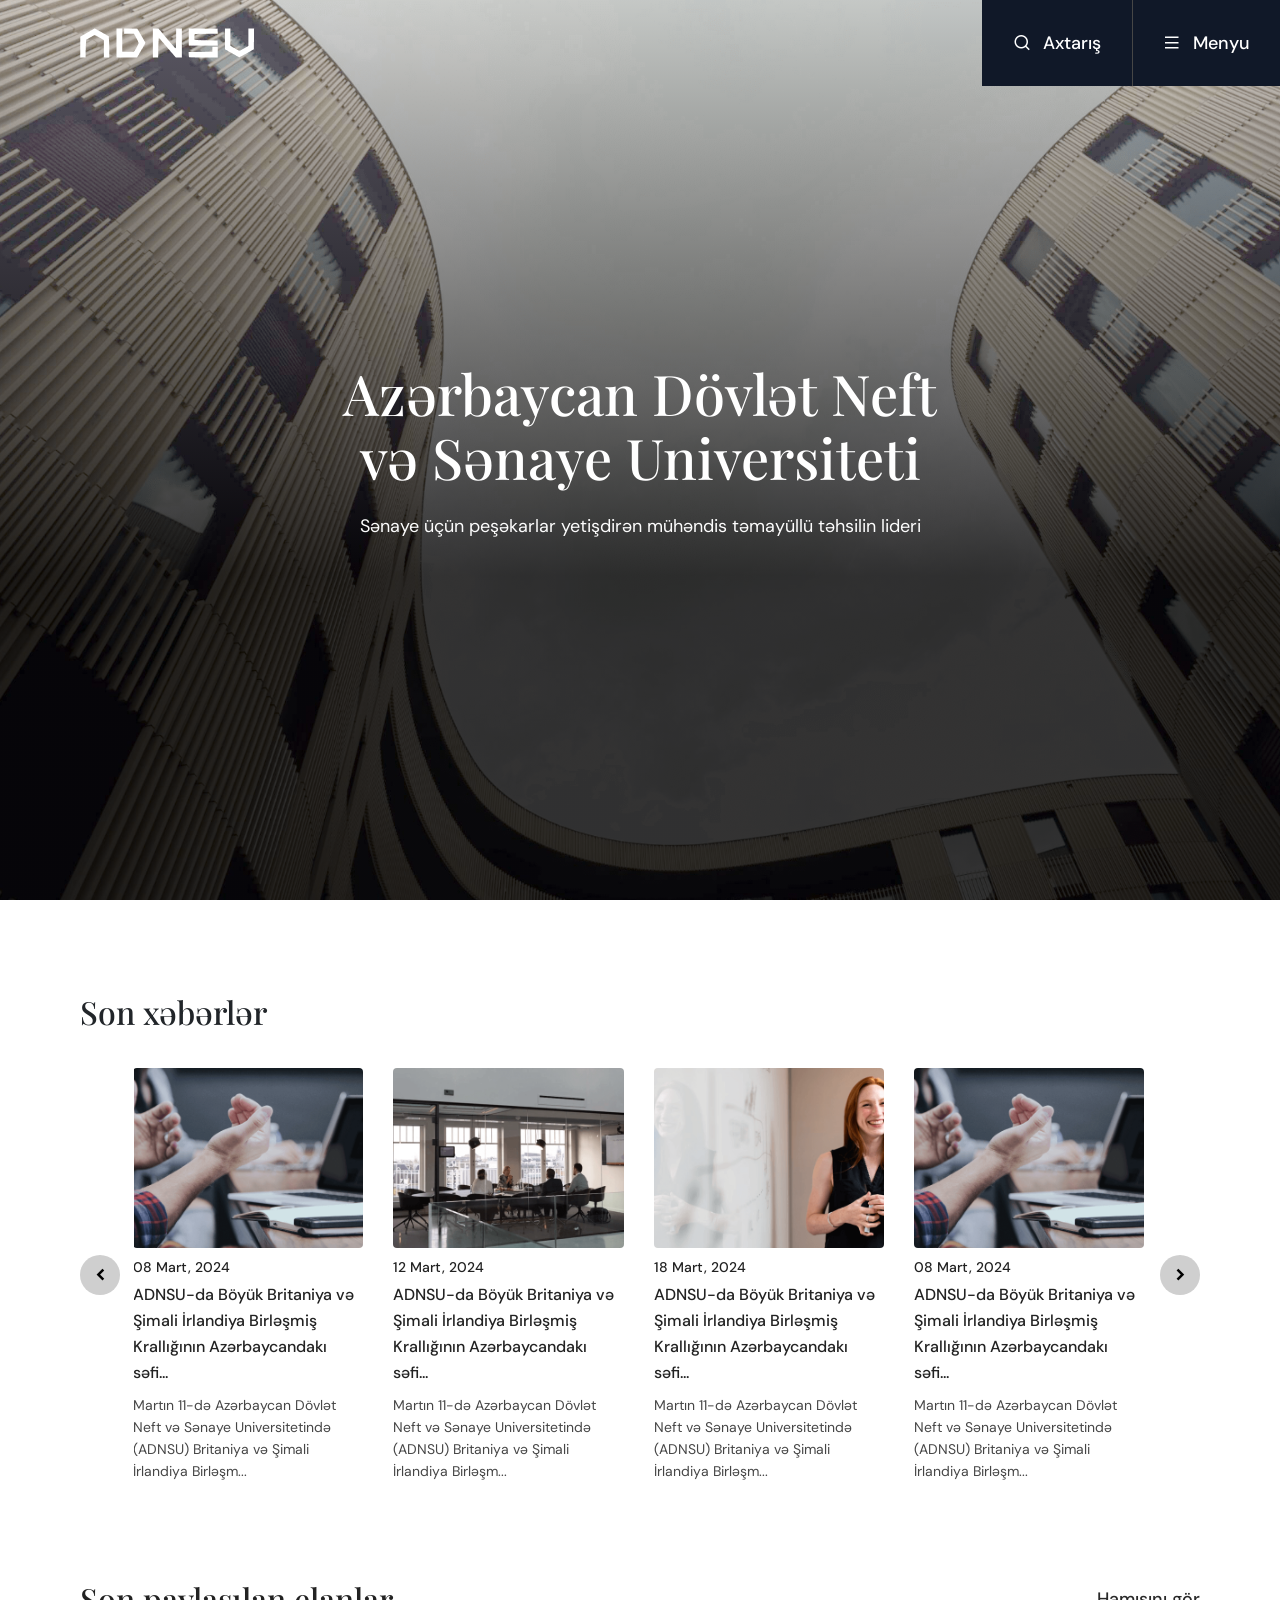
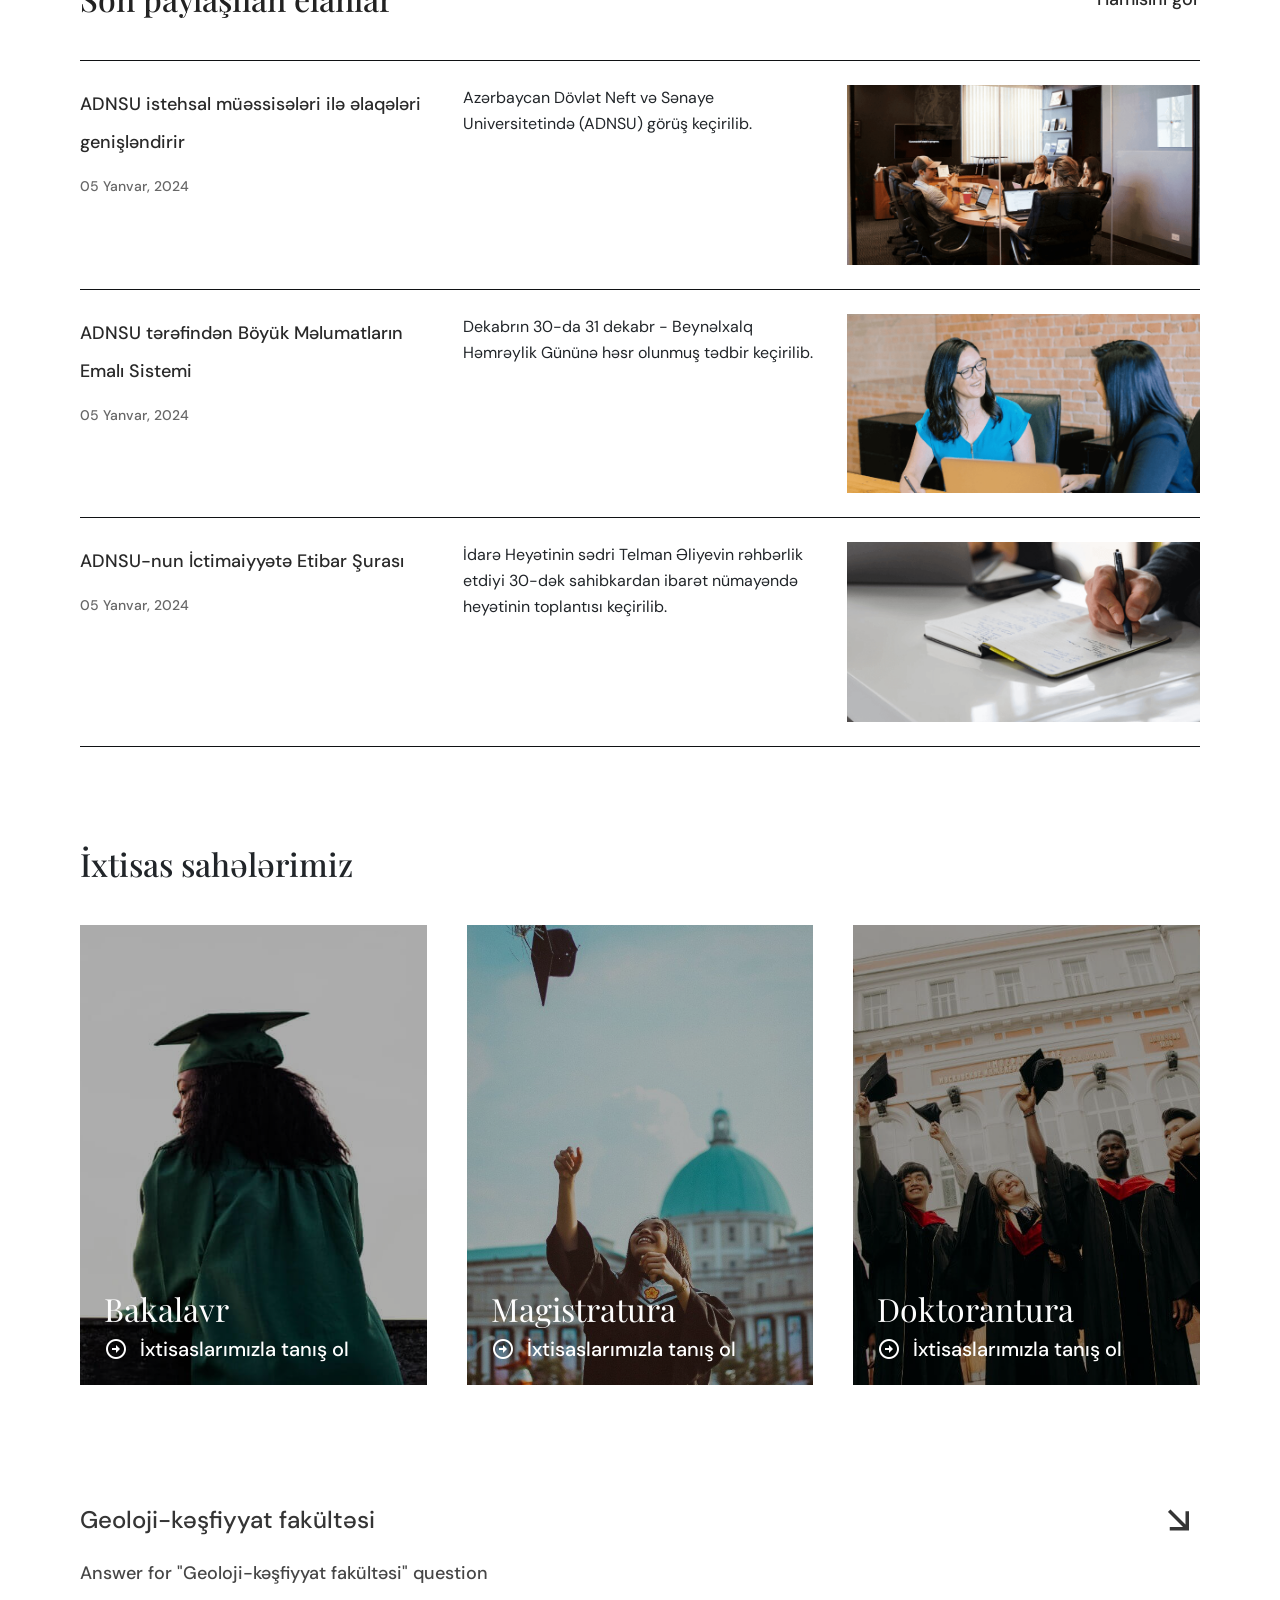
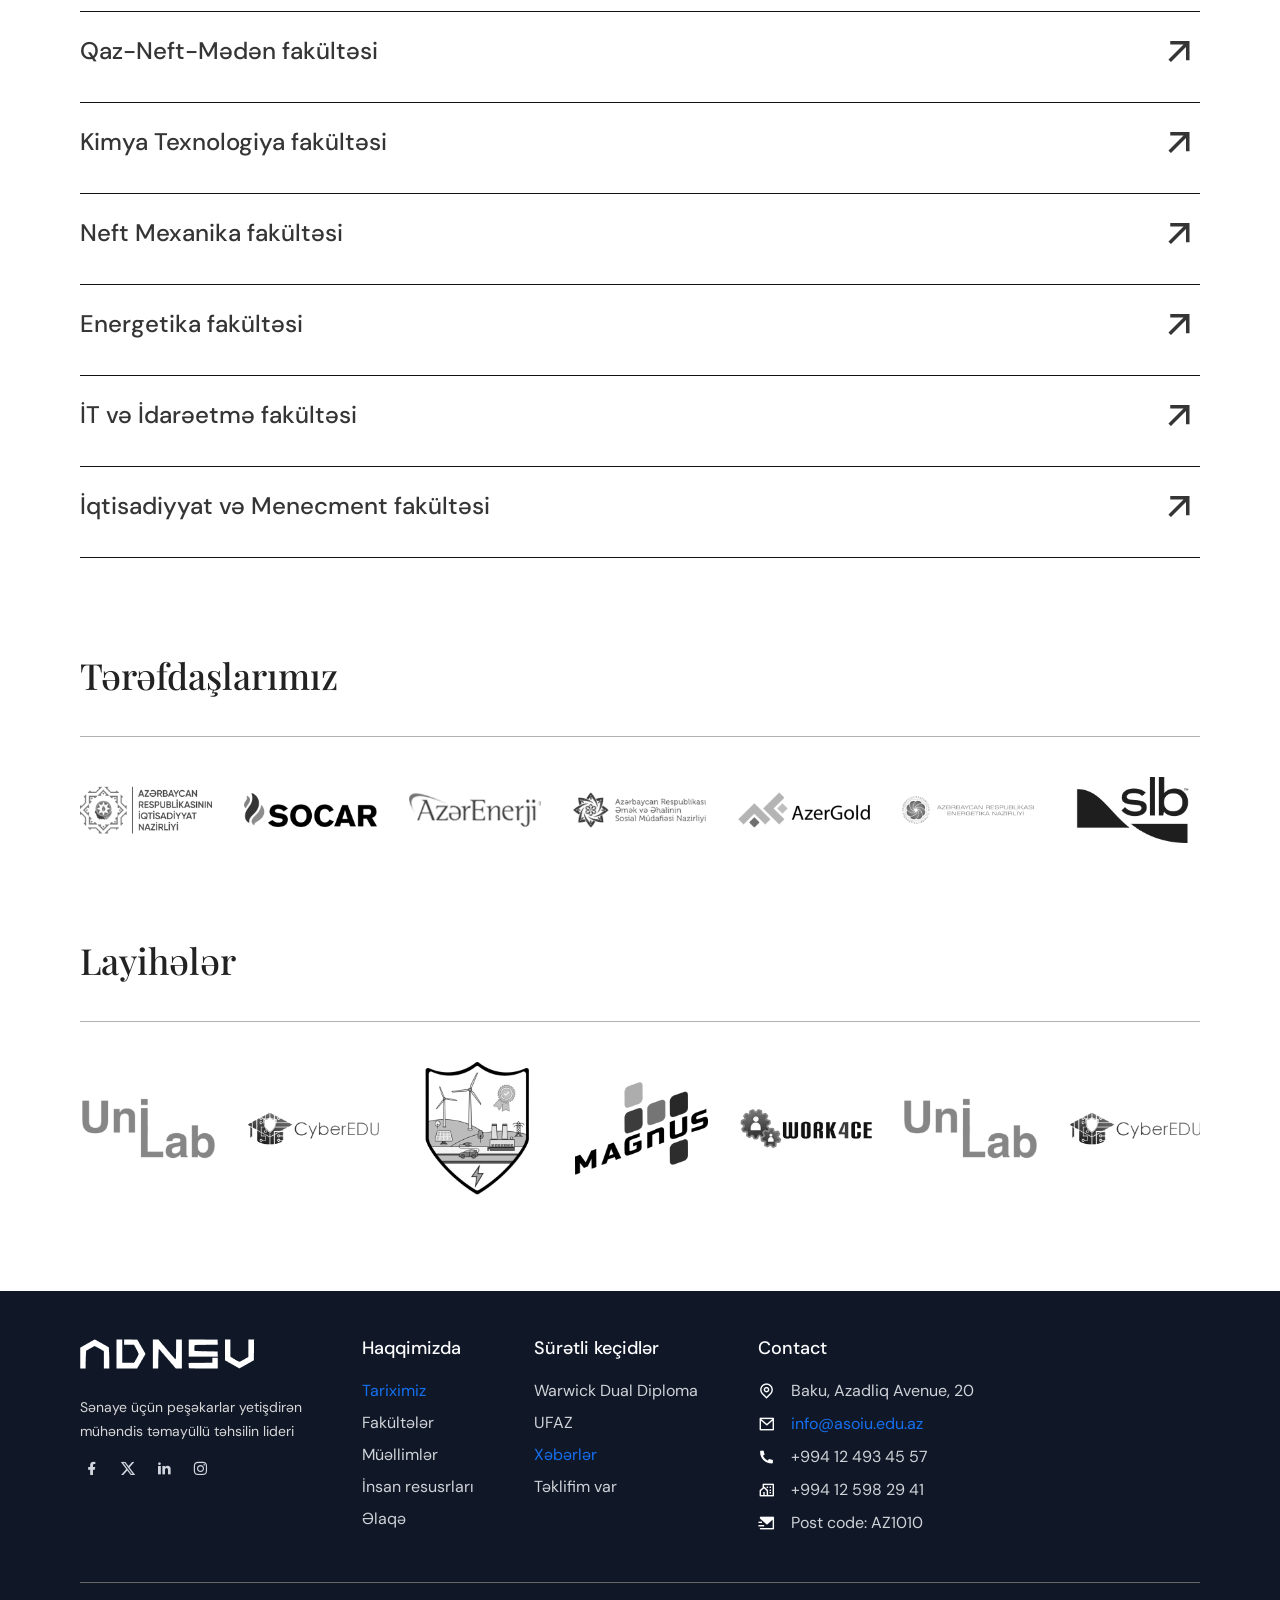
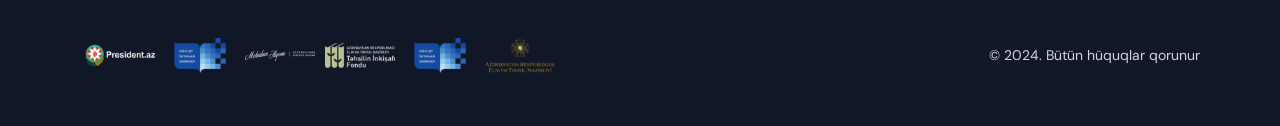
<file: index.html>
<!DOCTYPE html>
<html lang="en">

<head>
    <meta charset="UTF-8">
    <meta name="viewport" content="width=device-width, initial-scale=1.0">
    <title>ASOIU - Home Page</title>
    <link rel="shortcut icon" href="assets/img/favicon.ico" type="image/x-icon">
    <link rel="stylesheet" href="assets/plugins/wow@1.1.3/animate.min.css">
    <link rel="stylesheet" href="assets/plugins/owlcarousel@2.3.4/assets/owl.carousel.min.css">
    <link rel="stylesheet" href="assets/plugins/fancybox@5.0.36/fancybox.min.css">
    <link rel="stylesheet" href="assets/plugins/bootstrap@5.3.3/bootstrap.min.css">
    <link rel="stylesheet" href="assets/plugins/swiper@11.1.4/swiper-bundle.min.css">
    <link rel="stylesheet" href="assets/css/reset.css">
    <link rel="stylesheet" href="assets/css/main.css">
</head>

<body>
    <header class="header" style="background-image: url('assets/img/header/1.png');">
        <nav class="header__navbar">
            <figure class="navbar__logo">
                <a class="navbar__logo-link" href="#">
                    <img class="navbar__logo-img" src="assets/img/logo.png" alt="Logo">
                </a>
            </figure>
            <div class="navbar__navigation">
                <div class="navbar__search">
                    <button class="navbar__search-btn" id="navbar_search_btn">
                        <i class="ri-search-line"></i>
                        <span class="navbar__search-btn-name">Axtarış</span>
                    </button>
                    <form class="navbar__search-input-container" id="navbar_search_input_container">
                        <input class="navbar__search-input" type="text" name="navbar_search" placeholder="Axtarış...">
                        <i class="ri-search-line"></i>
                        <i class="ri-close-circle-line" id="navbar_search_close_btn"></i>
                    </form>
                </div>
                <div class="navbar__burger">
                    <button class="navbar__burger-btn" id="navbar_burger_btn">
                        <i class="ri-menu-fill"></i>
                        <span class="navbar__burger-btn-name">Menyu</span>
                    </button>
                </div>
            </div>
            <div class="navbar__menu" id="navbar_menu">
                <div class="menu__heading">
                    <div class="menu__logo">
                        <img class="menu__logo-img" src="assets/img/logo.png" alt="Logo">
                    </div>
                    <button class="menu__close-btn" id="navbar_menu_close_btn">
                        <span class="menu__close-btn-name">Çıxış</span>
                        <i class="ri-close-large-line"></i>
                    </button>
                </div>
                <div class="menu__container">
                    <div class="menu" id="menu">
                        <ul class="menu__list">
                            <li class="menu__item">
                                <a class="menu__link active" href="#" data-dropdown-observed="adnsu">
                                    ADNSU
                                </a>
                                <i class="ri-arrow-right-s-line"></i>
                            </li>
                            <li class="menu__item">
                                <a class="menu__link" href="#" data-dropdown-observed="struktur">
                                    Struktur
                                </a>
                                <i class="ri-arrow-right-s-line"></i>
                            </li>
                            <li class="menu__item">
                                <a class="menu__link" href="#">
                                    Akademik Fəaliyyət
                                </a>
                            </li>
                            <li class="menu__item">
                                <a class="menu__link" href="#">
                                    Xidmətlər
                                </a>
                            </li>
                            <li class="menu__item">
                                <a class="menu__link" href="#">
                                    Tələbə
                                </a>
                            </li>
                            <li class="menu__item">
                                <a class="menu__link" href="#">
                                    Example 1
                                </a>
                            </li>
                            <li class="menu__item">
                                <a class="menu__link" href="#">
                                    Example 2
                                </a>
                            </li>
                            <li class="menu__item">
                                <a class="menu__link" href="#">
                                    Example 3
                                </a>
                            </li>
                        </ul>
                    </div>
                    <div class="menu menu__dropdown" id="adnsu">
                        <ul class="menu__dropdown-list">
                            <li class="menu__dropdown-item">
                                <a class="menu__dropdown-link" href="#" data-dropdown-observed="example">
                                    Haqqımızda
                                </a>
                                <i class="ri-arrow-right-s-line"></i>
                            </li>
                            <li class="menu__dropdown-item">
                                <a class="menu__dropdown-link" href="#">
                                    Tariximiz
                                </a>
                            </li>
                            <li class="menu__dropdown-item">
                                <a class="menu__dropdown-link" href="#">
                                    Rəsmi sənədlər
                                </a>
                            </li>
                            <li class="menu__dropdown-item">
                                <a class="menu__dropdown-link" href="#">
                                    Keyfiyyət təminatı
                                </a>
                            </li>
                            <li class="menu__dropdown-item">
                                <a class="menu__dropdown-link" href="#">
                                    İdarə heyəti
                                </a>
                            </li>
                            <li class="menu__dropdown-item">
                                <a class="menu__dropdown-link" href="#">
                                    Administrasiya
                                </a>
                            </li>
                            <li class="menu__dropdown-item">
                                <a class="menu__dropdown-link" href="#">
                                    Mərkəzlər
                                </a>
                            </li>
                        </ul>
                    </div>
                    <div class="menu menu__dropdown" id="struktur">
                        <ul class="menu__dropdown-list">
                            <li class="menu__dropdown-item">
                                <a class="menu__dropdown-link" href="#">
                                    Beynəlxalq əlaqələr şöbəsi
                                </a>
                            </li>
                            <li class="menu__dropdown-item">
                                <a class="menu__dropdown-link" href="#">
                                    İctimaiyyətlə Əlaqələr və MarketinqDepartamenti
                                </a>
                            </li>
                            <li class="menu__dropdown-item">
                                <a class="menu__dropdown-link" href="#">
                                    Tədris-metodika şöbəsi
                                </a>
                            </li>
                            <li class="menu__dropdown-item">
                                <a class="menu__dropdown-link" href="#">
                                    Mühasibatlıq
                                </a>
                            </li>
                            <li class="menu__dropdown-item">
                                <a class="menu__dropdown-link" href="#">
                                    Kadrlar şöbəsi
                                </a>
                            </li>
                        </ul>
                    </div>
                    <div class="menu menu__dropdown" id="example">
                        <ul class="menu__dropdown-list">
                            <li class="menu__dropdown-item">
                                <a class="menu__dropdown-link" href="#">
                                    Example 1
                                </a>
                            </li>
                            <li class="menu__dropdown-item">
                                <a class="menu__dropdown-link" href="#">
                                    Example 2
                                </a>
                            </li>
                        </ul>
                    </div>
                </div>
                <div class="menu__quick-links">
                    <div class="quick-links__heading">
                        <span class="quick-links__title">Quick Links</span>
                        <i class="ri-arrow-right-line"></i>
                    </div>
                    <div class="quick-links__links">
                        <a class="quick-links__link" href="#">Warwick Dual Diploma</a>
                        <a class="quick-links__link" href="#">UFAZ</a>
                        <a class="quick-links__link" href="#">News</a>
                        <a class="quick-links__link" href="#">I have an idea</a>
                        <a class="quick-links__link" href="#">Contact us</a>
                    </div>
                </div>
                <div class="menu-mobile__container">
                    <ul class="menu-mobile__list">
                        <li class="menu-mobile__item">
                            <a class="menu-mobile__link" href="#">
                                <span class="menu-mobile__link-name">ADNSU</span>
                                <i class="ri-arrow-down-s-line"></i>
                            </a>
                            <ul class="menu-mobile__dropdown-list">
                                <li class="menu-mobile__item">
                                    <a class="menu-mobile__link" href="#">
                                        <span class="menu-mobile__link-name">Haqqımızda</span>
                                    </a>
                                </li>
                                <li class="menu-mobile__item">
                                    <a class="menu-mobile__link" href="#">
                                        <span class="menu-mobile__link-name">Tariximiz</span>
                                    </a>
                                </li>
                                <li class="menu-mobile__item">
                                    <a class="menu-mobile__link" href="#">
                                        <span class="menu-mobile__link-name">Rəsmi sənədlər</span>
                                    </a>
                                </li>
                                <li class="menu-mobile__item">
                                    <a class="menu-mobile__link" href="#">
                                        <span class="menu-mobile__link-name">Keyfiyyət təminatı</span>
                                    </a>
                                </li>
                                <li class="menu-mobile__item">
                                    <a class="menu-mobile__link" href="#">
                                        <span class="menu-mobile__link-name">İdarə heyəti</span>
                                    </a>
                                </li>
                                <li class="menu-mobile__item">
                                    <a class="menu-mobile__link" href="#">
                                        <span class="menu-mobile__link-name">Administrasiya</span>
                                    </a>
                                </li>
                                <li class="menu-mobile__item">
                                    <a class="menu-mobile__link" href="#">
                                        <span class="menu-mobile__link-name">Mərkəzlər</span>
                                    </a>
                                </li>
                            </ul>
                        </li>
                        <li class="menu-mobile__item">
                            <a class="menu-mobile__link" href="#">
                                <span class="menu-mobile__link-name">Struktur</span>
                                <i class="ri-arrow-down-s-line"></i>
                            </a>
                            <ul class="menu-mobile__dropdown-list">
                                <li class="menu-mobile__item">
                                    <a class="menu-mobile__link" href="#">
                                        <span class="menu-mobile__link-name">Beynəlxalq əlaqələr şöbəsi</span>
                                    </a>
                                </li>
                                <li class="menu-mobile__item">
                                    <a class="menu-mobile__link" href="#">
                                        <span class="menu-mobile__link-name">İctimaiyyətlə Əlaqələr və Marketinq
                                            Departamenti</span>
                                    </a>
                                </li>
                                <li class="menu-mobile__item">
                                    <a class="menu-mobile__link" href="#">
                                        <span class="menu-mobile__link-name">Tədris-metodika şöbəsi</span>
                                    </a>
                                </li>
                                <li class="menu-mobile__item">
                                    <a class="menu-mobile__link" href="#">
                                        <span class="menu-mobile__link-name">Mühasibatlıq</span>
                                    </a>
                                </li>
                                <li class="menu-mobile__item">
                                    <a class="menu-mobile__link" href="#">
                                        <span class="menu-mobile__link-name">Kadrlar şöbəsi</span>
                                    </a>
                                </li>
                            </ul>
                        </li>
                        <li class="menu-mobile__item">
                            <a class="menu-mobile__link" href="#">
                                <span class="menu-mobile__link-name">Akademik Fəaliyyət</span>
                            </a>
                        </li>
                        <li class="menu-mobile__item">
                            <a class="menu-mobile__link" href="#">
                                <span class="menu-mobile__link-name">Xidmətlər</span>
                            </a>
                        </li>
                        <li class="menu-mobile__item">
                            <a class="menu-mobile__link" href="#">
                                <span class="menu-mobile__link-name">Tələbə</span>
                            </a>
                        </li>
                    </ul>
                </div>
            </div>
        </nav>
        <div class="header__heading">
            <h1 class="header__heading-title">
                Azərbaycan Dövlət Neft və Sənaye Universiteti
            </h1>
            <p class="header__heading-description">
                Sənaye üçün peşəkarlar yetişdirən mühəndis təmayüllü təhsilin lideri
            </p>
        </div>
    </header>
    <main class="main">
        <section class="section wow animate__animated animate__slideInLeft" data-wow-offset="100">
            <div class="section__latest-news-heading">
                <h1 class="section__latest-news-title">Son xəbərlər</h1>
            </div>
            <section class="latest-news__section">
                <div class="latest-news__carousel">
                    <div class="owl-carousel latest-news__owl-carousel" id="latest_news_carousel">
                        <div class="latest-news__item">
                            <div class="latest-news__poster">
                                <img class="latest-news__poster-img" src="assets/img/home/1.png">
                            </div>
                            <div class="latest-news__detail">
                                <time class="latest-news__detail-date" datetime="2024-03-08">08 Mart, 2024</time>
                                <a href="#" class="latest-news__detail-title">
                                    ADNSU-da Böyük Britaniya və Şimali İrlandiya Birləşmiş Krallığının Azərbaycandakı
                                    səfi...
                                </a>
                                <p class="latest-news__detail-description">
                                    Martın 11-də Azərbaycan Dövlət Neft və Sənaye Universitetində (ADNSU) Britaniya və
                                    Şimali İrlandiya Birləşm...
                                </p>
                            </div>
                        </div>
                        <div class="latest-news__item">
                            <div class="latest-news__poster">
                                <img class="latest-news__poster-img" src="assets/img/home/2.png">
                            </div>
                            <div class="latest-news__detail">
                                <time class="latest-news__detail-date" datetime="2024-03-12">12 Mart, 2024</time>
                                <a href="#" class="latest-news__detail-title">
                                    ADNSU-da Böyük Britaniya və Şimali İrlandiya Birləşmiş Krallığının Azərbaycandakı
                                    səfi...
                                </a>
                                <p class="latest-news__detail-description">
                                    Martın 11-də Azərbaycan Dövlət Neft və Sənaye Universitetində (ADNSU) Britaniya və
                                    Şimali İrlandiya Birləşm...
                                </p>
                            </div>
                        </div>
                        <div class="latest-news__item">
                            <div class="latest-news__poster">
                                <img class="latest-news__poster-img" src="assets/img/home/3.png">
                            </div>
                            <div class="latest-news__detail">
                                <time class="latest-news__detail-date" datetime="2024-03-18">18 Mart, 2024</time>
                                <a href="#" class="latest-news__detail-title">
                                    ADNSU-da Böyük Britaniya və Şimali İrlandiya Birləşmiş Krallığının Azərbaycandakı
                                    səfi...
                                </a>
                                <p class="latest-news__detail-description">
                                    Martın 11-də Azərbaycan Dövlət Neft və Sənaye Universitetində (ADNSU) Britaniya və
                                    Şimali İrlandiya Birləşm...
                                </p>
                            </div>
                        </div>
                        <div class="latest-news__item">
                            <div class="latest-news__poster">
                                <img class="latest-news__poster-img" src="assets/img/home/1.png">
                            </div>
                            <div class="latest-news__detail">
                                <time class="latest-news__detail-date" datetime="2024-03-08">08 Mart, 2024</time>
                                <a href="#" class="latest-news__detail-title">
                                    ADNSU-da Böyük Britaniya və Şimali İrlandiya Birləşmiş Krallığının Azərbaycandakı
                                    səfi...
                                </a>
                                <p class="latest-news__detail-description">
                                    Martın 11-də Azərbaycan Dövlət Neft və Sənaye Universitetində (ADNSU) Britaniya və
                                    Şimali İrlandiya Birləşm...
                                </p>
                            </div>
                        </div>
                        <div class="latest-news__item">
                            <div class="latest-news__poster">
                                <img class="latest-news__poster-img" src="assets/img/home/2.png">
                            </div>
                            <div class="latest-news__detail">
                                <time class="latest-news__detail-date" datetime="2024-03-12">12 Mart, 2024</time>
                                <a href="#" class="latest-news__detail-title">
                                    ADNSU-da Böyük Britaniya və Şimali İrlandiya Birləşmiş Krallığının Azərbaycandakı
                                    səfi...
                                </a>
                                <p class="latest-news__detail-description">
                                    Martın 11-də Azərbaycan Dövlət Neft və Sənaye Universitetində (ADNSU) Britaniya və
                                    Şimali İrlandiya Birləşm...
                                </p>
                            </div>
                        </div>
                        <div class="latest-news__item">
                            <div class="latest-news__poster">
                                <img class="latest-news__poster-img" src="assets/img/home/3.png">
                            </div>
                            <div class="latest-news__detail">
                                <time class="latest-news__detail-date" datetime="2024-03-18">18 Mart, 2024</time>
                                <a href="#" class="latest-news__detail-title">
                                    ADNSU-da Böyük Britaniya və Şimali İrlandiya Birləşmiş Krallığının Azərbaycandakı
                                    səfi...
                                </a>
                                <p class="latest-news__detail-description">
                                    Martın 11-də Azərbaycan Dövlət Neft və Sənaye Universitetində (ADNSU) Britaniya və
                                    Şimali İrlandiya Birləşm...
                                </p>
                            </div>
                        </div>
                    </div>
                </div>
            </section>
        </section>
        <section class="section">
            <div class="section__recent-posts-heading">
                <h1 class="section__recent-posts-heading-title wow animate__animated animate__slideInLeft"
                    data-wow-offset="100">Son paylaşılan elanlar</h1>
                <a class="section__recent-posts-heading-link wow animate__animated animate__slideInRight"
                    data-wow-offset="100" href="#">Hamısını gör</a>
            </div>
            <section class="recent-post__list">
                <article class="recent-post__item wow animate__animated animate__zoomIn" data-wow-offset="100">
                    <div class="recent-post__heading">
                        <a class="recent-post__link" href="#">
                            ADNSU istehsal müəssisələri ilə əlaqələri genişləndirir
                        </a>
                        <time class="recent-post__time" value="2024-01-05">05 Yanvar, 2024</time>
                    </div>
                    <div class="recent-post__content">
                        <p class="recent-post__description">
                            Azərbaycan Dövlət Neft və Sənaye Universitetində (ADNSU) görüş keçirilib.
                        </p>
                    </div>
                    <div class="recent-post__poster">
                        <img class="recent-post__poster-img" src="assets/img/recent_posts/1.png" alt="Recent Post">
                    </div>
                </article>
                <article class="recent-post__item wow animate__animated animate__zoomIn" data-wow-offset="100">
                    <div class="recent-post__heading">
                        <a class="recent-post__link" href="#">
                            ADNSU tərəfindən Böyük Məlumatların Emalı Sistemi
                        </a>
                        <time class="recent-post__time" value="2024-01-05">05 Yanvar, 2024</time>
                    </div>
                    <div class="recent-post__content">
                        <p class="recent-post__description">
                            Dekabrın 30-da 31 dekabr - Beynəlxalq Həmrəylik Gününə həsr olunmuş tədbir keçirilib.
                        </p>
                    </div>
                    <div class="recent-post__poster">
                        <img class="recent-post__poster-img" src="assets/img/recent_posts/2.png" alt="Recent Post">
                    </div>
                </article>
                <article class="recent-post__item wow animate__animated animate__zoomIn" data-wow-offset="100">
                    <div class="recent-post__heading">
                        <a class="recent-post__link" href="#">
                            ADNSU-nun İctimaiyyətə Etibar Şurası
                        </a>
                        <time class="recent-post__time" value="2024-01-05">05 Yanvar, 2024</time>
                    </div>
                    <div class="recent-post__content">
                        <p class="recent-post__description">
                            İdarə Heyətinin sədri Telman Əliyevin rəhbərlik etdiyi 30-dək sahibkardan ibarət nümayəndə
                            heyətinin toplantısı keçirilib.
                        </p>
                    </div>
                    <div class="recent-post__poster">
                        <img class="recent-post__poster-img" src="assets/img/recent_posts/3.png" alt="Recent Post">
                    </div>
                </article>
            </section>
        </section>
        <section class="section">
            <div class="section__profession-heading">
                <h1 class="section__profession-heading-title wow animate__animated animate__slideInLeft"
                    data-wow-offset="100">İxtisas sahələrimiz</h1>
            </div>
            <section class="profession__list">
                <article class="profession__item wow animate__animated animate__slideInLeft" data-wow-offset="100">
                    <div class="profession__poster">
                        <img class="profession__poster-img" src="assets/img/profession/1.jpg" alt="Poster">
                    </div>
                    <div class="profession__detail">
                        <h1 class="profession__detail-title">Bakalavr</h1>
                        <a class="profession__detail-link" href="#">
                            <i class="ri-arrow-right-circle-line"></i>
                            <span class="profession__detail-link-name">İxtisaslarımızla tanış ol</span>
                        </a>
                    </div>
                </article>
                <article class="profession__item wow animate__animated animate__slideInUp" data-wow-offset="100">
                    <div class="profession__poster">
                        <img class="profession__poster-img" src="assets/img/profession/2.jpg" alt="Poster">
                    </div>
                    <div class="profession__detail">
                        <h1 class="profession__detail-title">Magistratura</h1>
                        <a class="profession__detail-link" href="#">
                            <i class="ri-arrow-right-circle-line"></i>
                            <span class="profession__detail-link-name">İxtisaslarımızla tanış ol</span>
                        </a>
                    </div>
                </article>
                <article class="profession__item wow animate__animated animate__slideInRight" data-wow-offset="100">
                    <div class="profession__poster">
                        <img class="profession__poster-img" src="assets/img/profession/3.jpg" alt="Poster">
                    </div>
                    <div class="profession__detail">
                        <h1 class="profession__detail-title">Doktorantura</h1>
                        <a class="profession__detail-link" href="#">
                            <i class="ri-arrow-right-circle-line"></i>
                            <span class="profession__detail-link-name">İxtisaslarımızla tanış ol</span>
                        </a>
                    </div>
                </article>
            </section>
        </section>
        <section class="section">
            <section class="faq__list">
                <article class="faq__item active wow animate__animated animate__slideInLeft" data-wow-offset="100">
                    <div class="faq__question">
                        <span class="faq__question-text">
                            Geoloji-kəşfiyyat fakültəsi
                        </span>
                        <i class="ri-arrow-right-up-line"></i>
                    </div>
                    <div class="faq__answer">
                        <span class="faq__answer-text">
                            Answer for "Geoloji-kəşfiyyat fakültəsi" question
                        </span>
                    </div>
                </article>
                <article class="faq__item wow animate__animated animate__slideInRight" data-wow-offset="100">
                    <div class="faq__question">
                        <span class="faq__question-text">
                            Qaz-Neft-Mədən fakültəsi
                        </span>
                        <i class="ri-arrow-right-up-line"></i>
                    </div>
                    <div class="faq__answer">
                        <span class="faq__answer-text">
                            Answer for "Qaz-Neft-Mədən fakültəsi" question
                        </span>
                    </div>
                </article>
                <article class="faq__item wow animate__animated animate__slideInLeft" data-wow-offset="100">
                    <div class="faq__question">
                        <span class="faq__question-text">
                            Kimya Texnologiya fakültəsi
                        </span>
                        <i class="ri-arrow-right-up-line"></i>
                    </div>
                    <div class="faq__answer">
                        <span class="faq__answer-text">
                            Answer for "Kimya Texnologiya fakültəsi" question
                        </span>
                    </div>
                </article>
                <article class="faq__item wow animate__animated animate__slideInRight" data-wow-offset="100">
                    <div class="faq__question">
                        <span class="faq__question-text">
                            Neft Mexanika fakültəsi
                        </span>
                        <i class="ri-arrow-right-up-line"></i>
                    </div>
                    <div class="faq__answer">
                        <span class="faq__answer-text">
                            Answer for "Neft Mexanika fakültəsi" question
                        </span>
                    </div>
                </article>
                <article class="faq__item wow animate__animated animate__slideInLeft" data-wow-offset="100">
                    <div class="faq__question">
                        <span class="faq__question-text">
                            Energetika fakültəsi
                        </span>
                        <i class="ri-arrow-right-up-line"></i>
                    </div>
                    <div class="faq__answer">
                        <span class="faq__answer-text">
                            Answer for "Energetika fakültəsi" question
                        </span>
                    </div>
                </article>
                <article class="faq__item wow animate__animated animate__slideInRight" data-wow-offset="100">
                    <div class="faq__question">
                        <span class="faq__question-text">
                            İT və İdarəetmə fakültəsi
                        </span>
                        <i class="ri-arrow-right-up-line"></i>
                    </div>
                    <div class="faq__answer">
                        <span class="faq__answer-text">
                            Answer for "İT və İdarəetmə fakültəsi" question
                        </span>
                    </div>
                </article>
                <article class="faq__item wow animate__animated animate__slideInLeft" data-wow-offset="100">
                    <div class="faq__question">
                        <span class="faq__question-text">
                            İqtisadiyyat və Menecment fakültəsi
                        </span>
                        <i class="ri-arrow-right-up-line"></i>
                    </div>
                    <div class="faq__answer">
                        <span class="faq__answer-text">
                            Answer for "İqtisadiyyat və Menecment fakültəsi" question
                        </span>
                    </div>
                </article>
            </section>
        </section>
        <section class="section">
            <div class="section__partners-heading">
                <h1 class="section__partners-heading-title wow animate__animated animate__slideInLeft"
                    data-wow-offset="100">Tərəfdaşlarımız</h1>
                <div class="section__partners-heading-separator wow animate__animated animate__zoomIn"
                    data-wow-offset="100"></div>
            </div>
            <section class="partners__section">
                <div class="partners__carousel">
                    <div class="owl-carousel" id="partners_owl_carousel">
                        <div class="partner__carousel-item">
                            <img class="partner__carousel-item-img" src="assets/img/partners/12.png" alt="Partner Logo">
                        </div>
                        <div class="partner__carousel-item">
                            <img class="partner__carousel-item-img" src="assets/img/partners/7.png" alt="Partner Logo">
                        </div>
                        <div class="partner__carousel-item">
                            <img class="partner__carousel-item-img" src="assets/img/partners/6.png" alt="Partner Logo">
                        </div>
                        <div class="partner__carousel-item">
                            <img class="partner__carousel-item-img" src="assets/img/partners/11.png" alt="Partner Logo">
                        </div>
                        <div class="partner__carousel-item">
                            <img class="partner__carousel-item-img" src="assets/img/partners/8.png" alt="Partner Logo">
                        </div>
                        <div class="partner__carousel-item">
                            <img class="partner__carousel-item-img" src="assets/img/partners/9.png" alt="Partner Logo">
                        </div>
                        <div class="partner__carousel-item">
                            <img class="partner__carousel-item-img" src="assets/img/partners/10.png" alt="Partner Logo">
                        </div>
                    </div>
                </div>
            </section>
        </section>
        <section class="section">
            <div class="section__projects-heading">
                <h1 class="section__projects-heading-title wow animate__animated animate__slideInLeft"
                    data-wow-offset="100">Layihələr</h1>
                <div class="section__projects-heading-separator wow animate__animated animate__zoomIn"
                    data-wow-offset="100"></div>
            </div>
            <section class="projects__section">
                <div class="projects__carousel">
                    <div class="owl-carousel" id="projects_owl_carousel">
                        <div class="project__carousel-item">
                            <img class="project__carousel-item-img" src="assets/img/projects/2.png" alt="Project Logo">
                        </div>
                        <div class="project__carousel-item">
                            <img class="project__carousel-item-img" src="assets/img/projects/4.png" alt="Project Logo">
                        </div>
                        <div class="project__carousel-item">
                            <img class="project__carousel-item-img" src="assets/img/projects/5.png" alt="Project Logo">
                        </div>
                        <div class="project__carousel-item">
                            <img class="project__carousel-item-img" src="assets/img/projects/1.png" alt="Project Logo">
                        </div>
                        <div class="project__carousel-item">
                            <img class="project__carousel-item-img" src="assets/img/projects/3.png" alt="Project Logo">
                        </div>
                    </div>
                </div>
            </section>
        </section>
    </main>
    <footer class="footer">
        <section class="section">
            <div class="footer__grid-layout">
                <div class="footer__section">
                    <div class="footer__section-logo">
                        <a class="footer__section-logo-link" href="#">
                            <img class="footer__section-logo-img" src="assets/img/logo.png" alt="Logo">
                        </a>
                    </div>
                    <div class="footer__section-about">
                        <p class="footer__section-about-text">
                            Sənaye üçün peşəkarlar yetişdirən mühəndis təmayüllü təhsilin lideri
                        </p>
                    </div>
                    <div class="footer__section-icon">
                        <a class="footer__section-icon-link" href="#">
                            <i class="ri-facebook-fill"></i>
                        </a>
                        <a class="footer__section-icon-link" href="#">
                            <i class="ri-twitter-x-fill"></i>
                        </a>
                        <a class="footer__section-icon-link" href="#">
                            <i class="ri-linkedin-fill"></i>
                        </a>
                        <a class="footer__section-icon-link" href="#">
                            <i class="ri-instagram-line"></i>
                        </a>
                    </div>
                </div>
                <div class="footer__section">
                    <nav class="footer__nav">
                        <div class="footer__nav-section">
                            <h1 class="footer__nav-section-title">Haqqimizda</h1>
                        </div>
                        <ul class="footer__nav-list">
                            <li class="footer__nav-item">
                                <a class="footer__nav-link active" href="#">Tariximiz</a>
                            </li>
                            <li class="footer__nav-item">
                                <a class="footer__nav-link" href="#">Fakültələr</a>
                            </li>
                            <li class="footer__nav-item">
                                <a class="footer__nav-link" href="#">Müəllimlər</a>
                            </li>
                            <li class="footer__nav-item">
                                <a class="footer__nav-link" href="#">İnsan resusrları</a>
                            </li>
                            <li class="footer__nav-item">
                                <a class="footer__nav-link" href="#">Əlaqə</a>
                            </li>
                        </ul>
                    </nav>
                </div>
                <div class="footer__section">
                    <nav class="footer__nav">
                        <div class="footer__nav-section">
                            <h1 class="footer__nav-section-title">Sürətli keçidlər</h1>
                        </div>
                        <ul class="footer__nav-list">
                            <li class="footer__nav-item">
                                <a class="footer__nav-link" href="#">Warwick Dual Diploma</a>
                            </li>
                            <li class="footer__nav-item">
                                <a class="footer__nav-link" href="#">UFAZ</a>
                            </li>
                            <li class="footer__nav-item ">
                                <a class="footer__nav-link active" href="#">Xəbərlər</a>
                            </li>
                            <li class="footer__nav-item">
                                <a class="footer__nav-link" href="#">Təklifim var</a>
                            </li>
                        </ul>
                    </nav>
                </div>
                <div class="footer__section">
                    <nav class="footer__nav">
                        <div class="footer__nav-section">
                            <h1 class="footer__nav-section-title">Contact</h1>
                        </div>
                        <ul class="footer__nav-list">
                            <li class="footer__nav-item">
                                <a class="footer__nav-link" href="#">
                                    <i class="ri-map-pin-line"></i>
                                    <span class="footer__nav-link-name">Baku, Azadliq Avenue, 20</span>
                                </a>
                            </li>
                            <li class="footer__nav-item">
                                <a class="footer__nav-link active" href="#">
                                    <i class="ri-mail-line"></i>
                                    <span class="footer__nav-link-name">info@asoiu.edu.az</span>
                                </a>
                            </li>
                            <li class="footer__nav-item">
                                <a class="footer__nav-link" href="#">
                                    <i class="ri-phone-fill"></i>
                                    <span class="footer__nav-link-name">+994 12 493 45 57</span>
                                </a>
                            </li>
                            <li class="footer__nav-item">
                                <a class="footer__nav-link" href="#">
                                    <i class="ri-community-line"></i>
                                    <span class="footer__nav-link-name">+994 12 598 29 41</span>
                                </a>
                            </li>
                            <li class="footer__nav-item">
                                <a class="footer__nav-link" href="#">
                                    <i class="ri-mail-send-fill"></i>
                                    <span class="footer__nav-link-name">Post code: AZ1010</span>
                                </a>
                            </li>
                        </ul>
                    </nav>
                </div>
            </div>
        </section>
        <section class="section py-0">
            <div class="footer__separator"></div>
        </section>
        <section class="section">
            <div class="footer__copyright">
                <div class="footer__partners">
                    <div class="partner__logo">
                        <a class="partner__link" href="#">
                            <img class="partner__logo-img" src="assets/img/partners/1.png" alt="Partner Logo">
                        </a>
                    </div>
                    <div class="partner__logo">
                        <a class="partner__link" href="#">
                            <img class="partner__logo-img" src="assets/img/partners/2.png" alt="Partner Logo">
                        </a>
                    </div>
                    <div class="partner__logo">
                        <a class="partner__link" href="#">
                            <img class="partner__logo-img" src="assets/img/partners/3.png" alt="Partner Logo">
                        </a>
                    </div>
                    <div class="partner__logo">
                        <a class="partner__link" href="#">
                            <img class="partner__logo-img" src="assets/img/partners/4.png" alt="Partner Logo">
                        </a>
                    </div>
                    <div class="partner__logo">
                        <a class="partner__link" href="#">
                            <img class="partner__logo-img" src="assets/img/partners/2.png" alt="Partner Logo">
                        </a>
                    </div>
                    <div class="partner__logo">
                        <a class="partner__link" href="#">
                            <img class="partner__logo-img" src="assets/img/partners/5.png" alt="Partner Logo">
                        </a>
                    </div>
                </div>
                <div class="footer__copyright-data">
                    <p class="footer__copyright-text">&copy; 2024. Bütün hüquqlar qorunur</p>
                </div>
            </div>
        </section>
    </footer>
    <script src="assets/plugins/jquery@3.7.1/jquery.min.js"></script>
    <script src="assets/plugins/jqueryui@1.14.0/jquery-ui.min.js"></script>
    <script src="assets/plugins/wow@1.1.3/wow.min.js"></script>
    <script src="assets/plugins/owlcarousel@2.3.4/owl.carousel.min.js"></script>
    <script src="assets/plugins/fancybox@5.0.36/fancybox.umd.min.js"></script>
    <script src="assets/plugins/bootstrap@5.3.3/bootstrap.bundle.min.js"></script>
    <script src="assets/plugins/swiper@11.1.4/swiper-bundle.min.js"></script>
    <script defer src="assets/js/main.js"></script>
</body>

</html>
</file>
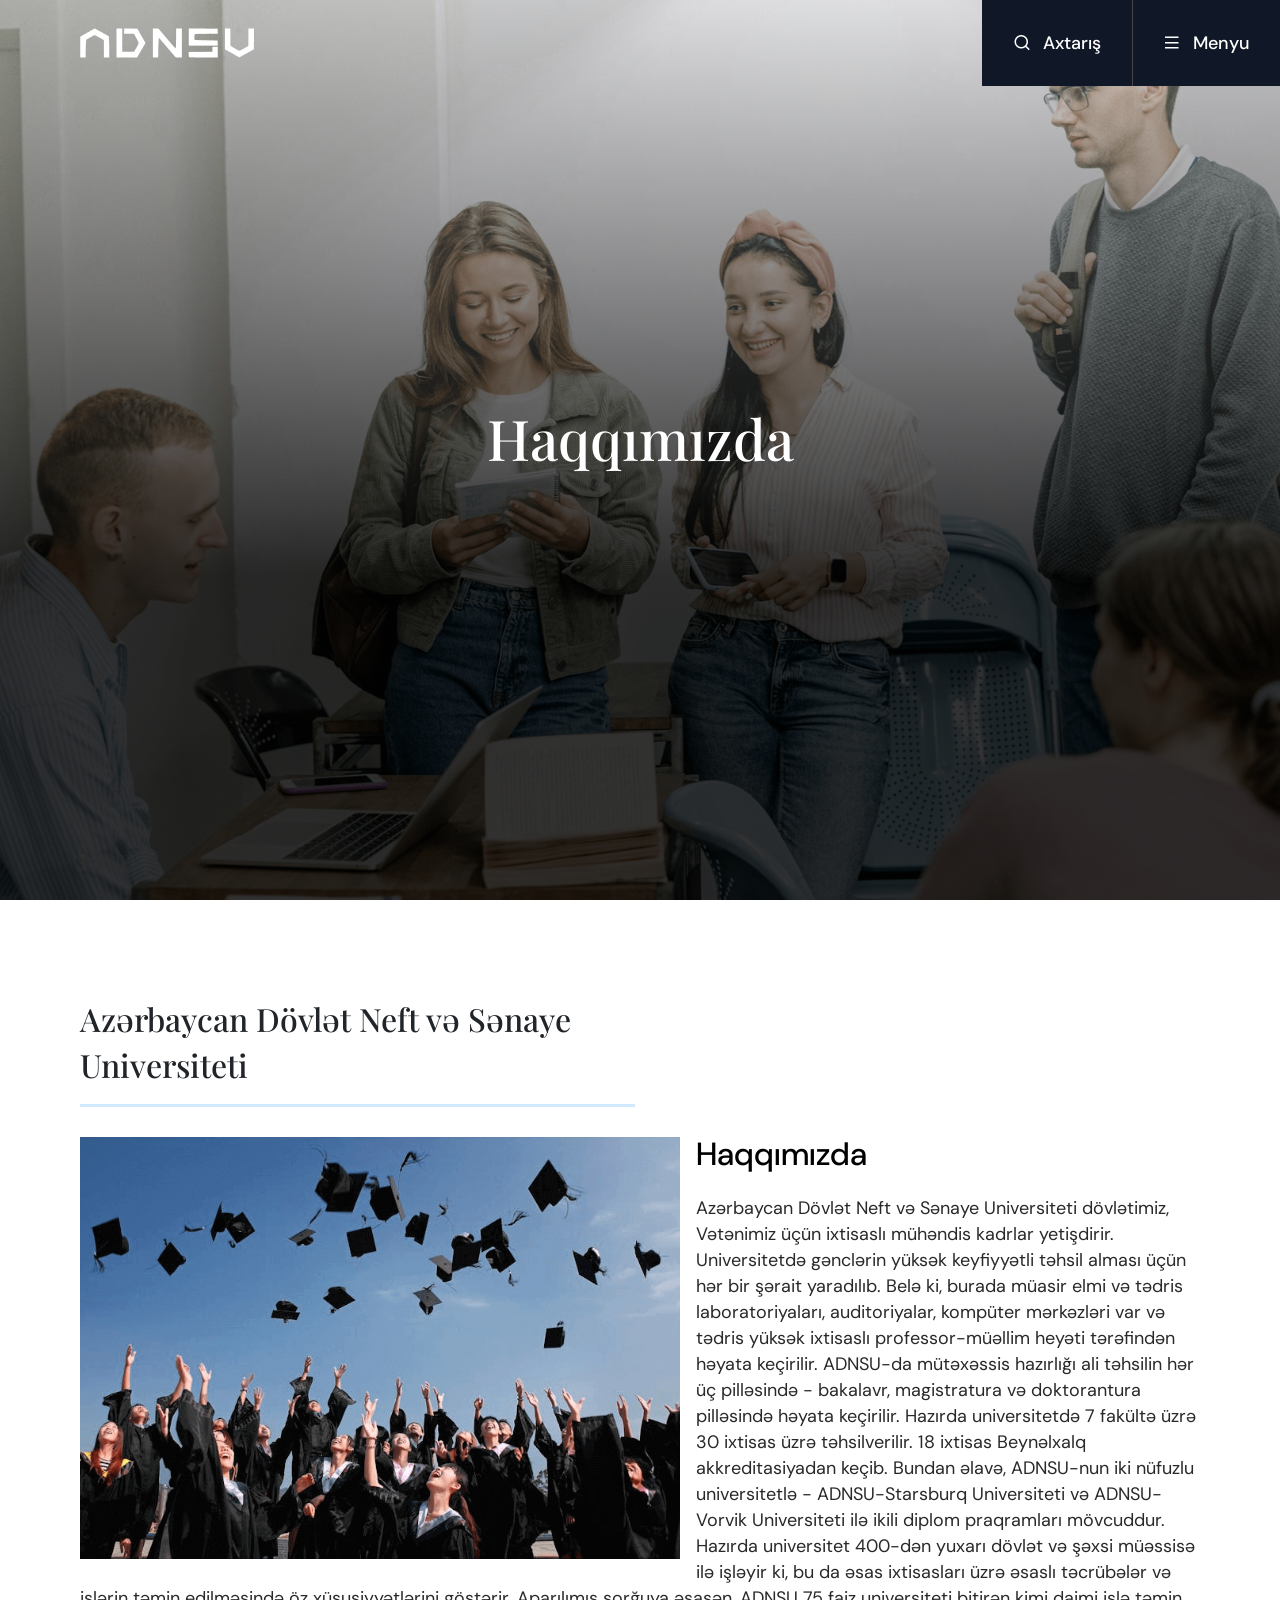
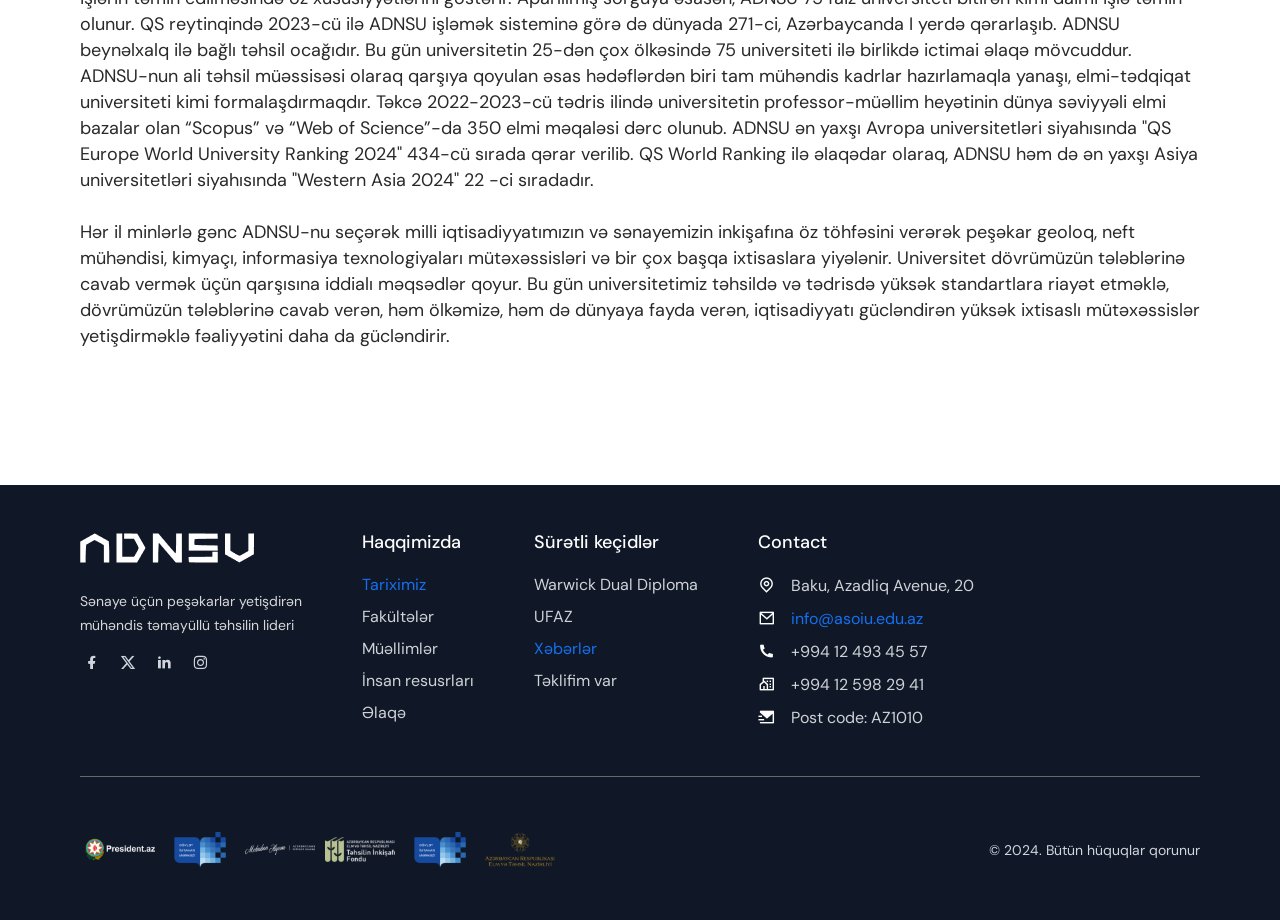
<file: about_us.html>
<!DOCTYPE html>
<html lang="en">

<head>
    <meta charset="UTF-8">
    <meta name="viewport" content="width=device-width, initial-scale=1.0">
    <title>ASOIU - About Us Page</title>
    <link rel="shortcut icon" href="assets/img/favicon.ico" type="image/x-icon">
    <link rel="stylesheet" href="assets/plugins/wow@1.1.3/animate.min.css">
    <link rel="stylesheet" href="assets/plugins/owlcarousel@2.3.4/assets/owl.carousel.min.css">
    <link rel="stylesheet" href="assets/plugins/fancybox@5.0.36/fancybox.min.css">
    <link rel="stylesheet" href="assets/plugins/bootstrap@5.3.3/bootstrap.min.css">
    <link rel="stylesheet" href="assets/plugins/swiper@11.1.4/swiper-bundle.min.css">
    <link rel="stylesheet" href="assets/css/reset.css">
    <link rel="stylesheet" href="assets/css/main.css">
</head>

<body>
    <header class="header" style="background-image: url('assets/img/header/2.png');">
        <nav class="header__navbar">
            <figure class="navbar__logo">
                <a class="navbar__logo-link" href="#">
                    <img class="navbar__logo-img" src="assets/img/logo.png" alt="Logo">
                </a>
            </figure>
            <div class="navbar__navigation">
                <div class="navbar__search">
                    <button class="navbar__search-btn" id="navbar_search_btn">
                        <i class="ri-search-line"></i>
                        <span class="navbar__search-btn-name">Axtarış</span>
                    </button>
                    <form class="navbar__search-input-container" id="navbar_search_input_container">
                        <input class="navbar__search-input" type="text" name="navbar_search" placeholder="Axtarış...">
                        <i class="ri-search-line"></i>
                        <i class="ri-close-circle-line" id="navbar_search_close_btn"></i>
                    </form>
                </div>
                <div class="navbar__burger">
                    <button class="navbar__burger-btn" id="navbar_burger_btn">
                        <i class="ri-menu-fill"></i>
                        <span class="navbar__burger-btn-name">Menyu</span>
                    </button>
                </div>
            </div>
            <div class="navbar__menu" id="navbar_menu">
                <div class="menu__heading">
                    <div class="menu__logo">
                        <img class="menu__logo-img" src="assets/img/logo.png" alt="Logo">
                    </div>
                    <button class="menu__close-btn" id="navbar_menu_close_btn">
                        <span class="menu__close-btn-name">Çıxış</span>
                        <i class="ri-close-large-line"></i>
                    </button>
                </div>
                <div class="menu__container">
                    <div class="menu" id="menu">
                        <ul class="menu__list">
                            <li class="menu__item">
                                <a class="menu__link active" href="#" data-dropdown-observed="adnsu">
                                    ADNSU
                                </a>
                                <i class="ri-arrow-right-s-line"></i>
                            </li>
                            <li class="menu__item">
                                <a class="menu__link" href="#" data-dropdown-observed="struktur">
                                    Struktur
                                </a>
                                <i class="ri-arrow-right-s-line"></i>
                            </li>
                            <li class="menu__item">
                                <a class="menu__link" href="#">
                                    Akademik Fəaliyyət
                                </a>
                            </li>
                            <li class="menu__item">
                                <a class="menu__link" href="#">
                                    Xidmətlər
                                </a>
                            </li>
                            <li class="menu__item">
                                <a class="menu__link" href="#">
                                    Tələbə
                                </a>
                            </li>
                            <li class="menu__item">
                                <a class="menu__link" href="#">
                                    Example 1
                                </a>
                            </li>
                            <li class="menu__item">
                                <a class="menu__link" href="#">
                                    Example 2
                                </a>
                            </li>
                            <li class="menu__item">
                                <a class="menu__link" href="#">
                                    Example 3
                                </a>
                            </li>
                        </ul>
                    </div>
                    <div class="menu menu__dropdown" id="adnsu">
                        <ul class="menu__dropdown-list">
                            <li class="menu__dropdown-item">
                                <a class="menu__dropdown-link" href="#" data-dropdown-observed="example">
                                    Haqqımızda
                                </a>
                                <i class="ri-arrow-right-s-line"></i>
                            </li>
                            <li class="menu__dropdown-item">
                                <a class="menu__dropdown-link" href="#">
                                    Tariximiz
                                </a>
                            </li>
                            <li class="menu__dropdown-item">
                                <a class="menu__dropdown-link" href="#">
                                    Rəsmi sənədlər
                                </a>
                            </li>
                            <li class="menu__dropdown-item">
                                <a class="menu__dropdown-link" href="#">
                                    Keyfiyyət təminatı
                                </a>
                            </li>
                            <li class="menu__dropdown-item">
                                <a class="menu__dropdown-link" href="#">
                                    İdarə heyəti
                                </a>
                            </li>
                            <li class="menu__dropdown-item">
                                <a class="menu__dropdown-link" href="#">
                                    Administrasiya
                                </a>
                            </li>
                            <li class="menu__dropdown-item">
                                <a class="menu__dropdown-link" href="#">
                                    Mərkəzlər
                                </a>
                            </li>
                        </ul>
                    </div>
                    <div class="menu menu__dropdown" id="struktur">
                        <ul class="menu__dropdown-list">
                            <li class="menu__dropdown-item">
                                <a class="menu__dropdown-link" href="#">
                                    Beynəlxalq əlaqələr şöbəsi
                                </a>
                            </li>
                            <li class="menu__dropdown-item">
                                <a class="menu__dropdown-link" href="#">
                                    İctimaiyyətlə Əlaqələr və MarketinqDepartamenti
                                </a>
                            </li>
                            <li class="menu__dropdown-item">
                                <a class="menu__dropdown-link" href="#">
                                    Tədris-metodika şöbəsi
                                </a>
                            </li>
                            <li class="menu__dropdown-item">
                                <a class="menu__dropdown-link" href="#">
                                    Mühasibatlıq
                                </a>
                            </li>
                            <li class="menu__dropdown-item">
                                <a class="menu__dropdown-link" href="#">
                                    Kadrlar şöbəsi
                                </a>
                            </li>
                        </ul>
                    </div>
                    <div class="menu menu__dropdown" id="example">
                        <ul class="menu__dropdown-list">
                            <li class="menu__dropdown-item">
                                <a class="menu__dropdown-link" href="#">
                                    Example 1
                                </a>
                            </li>
                            <li class="menu__dropdown-item">
                                <a class="menu__dropdown-link" href="#">
                                    Example 2
                                </a>
                            </li>
                        </ul>
                    </div>
                </div>
                <div class="menu__quick-links">
                    <div class="quick-links__heading">
                        <span class="quick-links__title">Quick Links</span>
                        <i class="ri-arrow-right-line"></i>
                    </div>
                    <div class="quick-links__links">
                        <a class="quick-links__link" href="#">Warwick Dual Diploma</a>
                        <a class="quick-links__link" href="#">UFAZ</a>
                        <a class="quick-links__link" href="#">News</a>
                        <a class="quick-links__link" href="#">I have an idea</a>
                        <a class="quick-links__link" href="#">Contact us</a>
                    </div>
                </div>
                <div class="menu-mobile__container">
                    <ul class="menu-mobile__list">
                        <li class="menu-mobile__item">
                            <a class="menu-mobile__link" href="#">
                                <span class="menu-mobile__link-name">ADNSU</span>
                                <i class="ri-arrow-down-s-line"></i>
                            </a>
                            <ul class="menu-mobile__dropdown-list">
                                <li class="menu-mobile__item">
                                    <a class="menu-mobile__link" href="#">
                                        <span class="menu-mobile__link-name">Haqqımızda</span>
                                    </a>
                                </li>
                                <li class="menu-mobile__item">
                                    <a class="menu-mobile__link" href="#">
                                        <span class="menu-mobile__link-name">Tariximiz</span>
                                    </a>
                                </li>
                                <li class="menu-mobile__item">
                                    <a class="menu-mobile__link" href="#">
                                        <span class="menu-mobile__link-name">Rəsmi sənədlər</span>
                                    </a>
                                </li>
                                <li class="menu-mobile__item">
                                    <a class="menu-mobile__link" href="#">
                                        <span class="menu-mobile__link-name">Keyfiyyət təminatı</span>
                                    </a>
                                </li>
                                <li class="menu-mobile__item">
                                    <a class="menu-mobile__link" href="#">
                                        <span class="menu-mobile__link-name">İdarə heyəti</span>
                                    </a>
                                </li>
                                <li class="menu-mobile__item">
                                    <a class="menu-mobile__link" href="#">
                                        <span class="menu-mobile__link-name">Administrasiya</span>
                                    </a>
                                </li>
                                <li class="menu-mobile__item">
                                    <a class="menu-mobile__link" href="#">
                                        <span class="menu-mobile__link-name">Mərkəzlər</span>
                                    </a>
                                </li>
                            </ul>
                        </li>
                        <li class="menu-mobile__item">
                            <a class="menu-mobile__link" href="#">
                                <span class="menu-mobile__link-name">Struktur</span>
                                <i class="ri-arrow-down-s-line"></i>
                            </a>
                            <ul class="menu-mobile__dropdown-list">
                                <li class="menu-mobile__item">
                                    <a class="menu-mobile__link" href="#">
                                        <span class="menu-mobile__link-name">Beynəlxalq əlaqələr şöbəsi</span>
                                    </a>
                                </li>
                                <li class="menu-mobile__item">
                                    <a class="menu-mobile__link" href="#">
                                        <span class="menu-mobile__link-name">İctimaiyyətlə Əlaqələr və Marketinq
                                            Departamenti</span>
                                    </a>
                                </li>
                                <li class="menu-mobile__item">
                                    <a class="menu-mobile__link" href="#">
                                        <span class="menu-mobile__link-name">Tədris-metodika şöbəsi</span>
                                    </a>
                                </li>
                                <li class="menu-mobile__item">
                                    <a class="menu-mobile__link" href="#">
                                        <span class="menu-mobile__link-name">Mühasibatlıq</span>
                                    </a>
                                </li>
                                <li class="menu-mobile__item">
                                    <a class="menu-mobile__link" href="#">
                                        <span class="menu-mobile__link-name">Kadrlar şöbəsi</span>
                                    </a>
                                </li>
                            </ul>
                        </li>
                        <li class="menu-mobile__item">
                            <a class="menu-mobile__link" href="#">
                                <span class="menu-mobile__link-name">Akademik Fəaliyyət</span>
                            </a>
                        </li>
                        <li class="menu-mobile__item">
                            <a class="menu-mobile__link" href="#">
                                <span class="menu-mobile__link-name">Xidmətlər</span>
                            </a>
                        </li>
                        <li class="menu-mobile__item">
                            <a class="menu-mobile__link" href="#">
                                <span class="menu-mobile__link-name">Tələbə</span>
                            </a>
                        </li>
                    </ul>
                </div>
            </div>
        </nav>
        <div class="header__heading">
            <h1 class="header__heading-title">
                Haqqımızda
            </h1>
        </div>
    </header>
    <main class="main">
        <section class="section wow animate__animated animate__slideInUp" data-wow-offset="100">
            <h1 class="about__heading-title">Azərbaycan Dövlət Neft və Sənaye Universiteti</h1>
            <div class="about__content">
                <img src="assets/img/about_us/1.png" alt="graduates" class="about__content-image">
                <h3 class="about__content-title">Haqqımızda</h3>
                <p class="about__content-text">
                    Azərbaycan Dövlət Neft və Sənaye Universiteti dövlətimiz, Vətənimiz üçün ixtisaslı mühəndis
                    kadrlar
                    yetişdirir. Universitetdə gənclərin yüksək keyfiyyətli təhsil alması üçün hər bir şərait
                    yaradılıb.
                    Belə ki, burada müasir elmi və tədris laboratoriyaları, auditoriyalar, kompüter mərkəzləri var
                    və
                    tədris yüksək ixtisaslı professor-müəllim heyəti tərəfindən həyata keçirilir. ADNSU-da
                    mütəxəssis
                    hazırlığı ali təhsilin hər üç pilləsində - bakalavr, magistratura və doktorantura pilləsində
                    həyata
                    keçirilir. Hazırda universitetdə 7 fakültə üzrə 30 ixtisas üzrə təhsilverilir. 18 ixtisas
                    Beynəlxalq
                    akkreditasiyadan keçib. Bundan əlavə, ADNSU-nun iki nüfuzlu universitetlə - ADNSU-Starsburq
                    Universiteti və ADNSU-Vorvik Universiteti ilə ikili diplom praqramları mövcuddur.

                    Hazırda universitet 400-dən yuxarı dövlət və şəxsi müəssisə ilə işləyir ki, bu da əsas ixtisasları
                    üzrə
                    əsaslı təcrübələr və işlərin təmin edilməsində öz xüsusiyyətlərini göstərir. Aparılımış sorğuya
                    əsasən,
                    ADNSU 75 faiz universiteti bitirən kimi daimi işlə təmin olunur. QS reytinqində 2023-cü ilə ADNSU
                    işləmək
                    sisteminə görə də dünyada 271-ci, Azərbaycanda I yerdə qərarlaşıb. ADNSU beynəlxalq ilə bağlı təhsil
                    ocağıdır. Bu gün universitetin 25-dən çox ölkəsində 75 universiteti ilə birlikdə ictimai əlaqə
                    mövcuddur.
                    ADNSU-nun ali təhsil müəssisəsi olaraq qarşıya qoyulan əsas hədəflərdən biri tam mühəndis kadrlar
                    hazırlamaqla yanaşı, elmi-tədqiqat universiteti kimi formalaşdırmaqdır. Təkcə 2022-2023-cü tədris
                    ilində
                    universitetin professor-müəllim heyətinin dünya səviyyəli elmi bazalar olan “Scopus” və “Web of
                    Science”-da
                    350 elmi məqaləsi dərc olunub. ADNSU ən yaxşı Avropa universitetləri siyahısında "QS Europe World
                    University
                    Ranking 2024" 434-cü sırada qərar verilib. QS World Ranking ilə əlaqədar olaraq, ADNSU həm də ən
                    yaxşı
                    Asiya
                    universitetləri siyahısında "Western Asia 2024" 22 -ci sıradadır.
                    <br><br>
                    Hər il minlərlə gənc ADNSU-nu seçərək milli iqtisadiyyatımızın və sənayemizin inkişafına öz
                    töhfəsini
                    verərək peşəkar geoloq, neft mühəndisi, kimyaçı, informasiya texnologiyaları mütəxəssisləri və bir
                    çox
                    başqa
                    ixtisaslara yiyələnir. Universitet dövrümüzün tələblərinə cavab vermək üçün qarşısına iddialı
                    məqsədlər
                    qoyur. Bu gün universitetimiz təhsildə və tədrisdə yüksək standartlara riayət etməklə, dövrümüzün
                    tələblərinə cavab verən, həm ölkəmizə, həm də dünyaya fayda verən, iqtisadiyyatı gücləndirən yüksək
                    ixtisaslı mütəxəssislər yetişdirməklə fəaliyyətini daha da gücləndirir.
                </p>
            </div>
        </section>
    </main>
    <footer class="footer">
        <section class="section">
            <div class="footer__grid-layout">
                <div class="footer__section">
                    <div class="footer__section-logo">
                        <a class="footer__section-logo-link" href="#">
                            <img class="footer__section-logo-img" src="assets/img/logo.png" alt="Logo">
                        </a>
                    </div>
                    <div class="footer__section-about">
                        <p class="footer__section-about-text">
                            Sənaye üçün peşəkarlar yetişdirən mühəndis təmayüllü təhsilin lideri
                        </p>
                    </div>
                    <div class="footer__section-icon">
                        <a class="footer__section-icon-link" href="#">
                            <i class="ri-facebook-fill"></i>
                        </a>
                        <a class="footer__section-icon-link" href="#">
                            <i class="ri-twitter-x-fill"></i>
                        </a>
                        <a class="footer__section-icon-link" href="#">
                            <i class="ri-linkedin-fill"></i>
                        </a>
                        <a class="footer__section-icon-link" href="#">
                            <i class="ri-instagram-line"></i>
                        </a>
                    </div>
                </div>
                <div class="footer__section">
                    <nav class="footer__nav">
                        <div class="footer__nav-section">
                            <h1 class="footer__nav-section-title">Haqqimizda</h1>
                        </div>
                        <ul class="footer__nav-list">
                            <li class="footer__nav-item">
                                <a class="footer__nav-link active" href="#">Tariximiz</a>
                            </li>
                            <li class="footer__nav-item">
                                <a class="footer__nav-link" href="#">Fakültələr</a>
                            </li>
                            <li class="footer__nav-item">
                                <a class="footer__nav-link" href="#">Müəllimlər</a>
                            </li>
                            <li class="footer__nav-item">
                                <a class="footer__nav-link" href="#">İnsan resusrları</a>
                            </li>
                            <li class="footer__nav-item">
                                <a class="footer__nav-link" href="#">Əlaqə</a>
                            </li>
                        </ul>
                    </nav>
                </div>
                <div class="footer__section">
                    <nav class="footer__nav">
                        <div class="footer__nav-section">
                            <h1 class="footer__nav-section-title">Sürətli keçidlər</h1>
                        </div>
                        <ul class="footer__nav-list">
                            <li class="footer__nav-item">
                                <a class="footer__nav-link" href="#">Warwick Dual Diploma</a>
                            </li>
                            <li class="footer__nav-item">
                                <a class="footer__nav-link" href="#">UFAZ</a>
                            </li>
                            <li class="footer__nav-item ">
                                <a class="footer__nav-link active" href="#">Xəbərlər</a>
                            </li>
                            <li class="footer__nav-item">
                                <a class="footer__nav-link" href="#">Təklifim var</a>
                            </li>
                        </ul>
                    </nav>
                </div>
                <div class="footer__section">
                    <nav class="footer__nav">
                        <div class="footer__nav-section">
                            <h1 class="footer__nav-section-title">Contact</h1>
                        </div>
                        <ul class="footer__nav-list">
                            <li class="footer__nav-item">
                                <a class="footer__nav-link" href="#">
                                    <i class="ri-map-pin-line"></i>
                                    <span class="footer__nav-link-name">Baku, Azadliq Avenue, 20</span>
                                </a>
                            </li>
                            <li class="footer__nav-item">
                                <a class="footer__nav-link active" href="#">
                                    <i class="ri-mail-line"></i>
                                    <span class="footer__nav-link-name">info@asoiu.edu.az</span>
                                </a>
                            </li>
                            <li class="footer__nav-item">
                                <a class="footer__nav-link" href="#">
                                    <i class="ri-phone-fill"></i>
                                    <span class="footer__nav-link-name">+994 12 493 45 57</span>
                                </a>
                            </li>
                            <li class="footer__nav-item">
                                <a class="footer__nav-link" href="#">
                                    <i class="ri-community-line"></i>
                                    <span class="footer__nav-link-name">+994 12 598 29 41</span>
                                </a>
                            </li>
                            <li class="footer__nav-item">
                                <a class="footer__nav-link" href="#">
                                    <i class="ri-mail-send-fill"></i>
                                    <span class="footer__nav-link-name">Post code: AZ1010</span>
                                </a>
                            </li>
                        </ul>
                    </nav>
                </div>
            </div>
        </section>
        <section class="section py-0">
            <div class="footer__separator"></div>
        </section>
        <section class="section">
            <div class="footer__copyright">
                <div class="footer__partners">
                    <div class="partner__logo">
                        <a class="partner__link" href="#">
                            <img class="partner__logo-img" src="assets/img/partners/1.png" alt="Partner Logo">
                        </a>
                    </div>
                    <div class="partner__logo">
                        <a class="partner__link" href="#">
                            <img class="partner__logo-img" src="assets/img/partners/2.png" alt="Partner Logo">
                        </a>
                    </div>
                    <div class="partner__logo">
                        <a class="partner__link" href="#">
                            <img class="partner__logo-img" src="assets/img/partners/3.png" alt="Partner Logo">
                        </a>
                    </div>
                    <div class="partner__logo">
                        <a class="partner__link" href="#">
                            <img class="partner__logo-img" src="assets/img/partners/4.png" alt="Partner Logo">
                        </a>
                    </div>
                    <div class="partner__logo">
                        <a class="partner__link" href="#">
                            <img class="partner__logo-img" src="assets/img/partners/2.png" alt="Partner Logo">
                        </a>
                    </div>
                    <div class="partner__logo">
                        <a class="partner__link" href="#">
                            <img class="partner__logo-img" src="assets/img/partners/5.png" alt="Partner Logo">
                        </a>
                    </div>
                </div>
                <div class="footer__copyright-data">
                    <p class="footer__copyright-text">&copy; 2024. Bütün hüquqlar qorunur</p>
                </div>
            </div>
        </section>
    </footer>
    <script src="assets/plugins/jquery@3.7.1/jquery.min.js"></script>
    <script src="assets/plugins/jqueryui@1.14.0/jquery-ui.min.js"></script>
    <script src="assets/plugins/wow@1.1.3/wow.min.js"></script>
    <script src="assets/plugins/owlcarousel@2.3.4/owl.carousel.min.js"></script>
    <script src="assets/plugins/fancybox@5.0.36/fancybox.umd.min.js"></script>
    <script src="assets/plugins/bootstrap@5.3.3/bootstrap.bundle.min.js"></script>
    <script src="assets/plugins/swiper@11.1.4/swiper-bundle.min.js"></script>
    <script defer src="assets/js/main.js"></script>
</body>

</html>
</file>
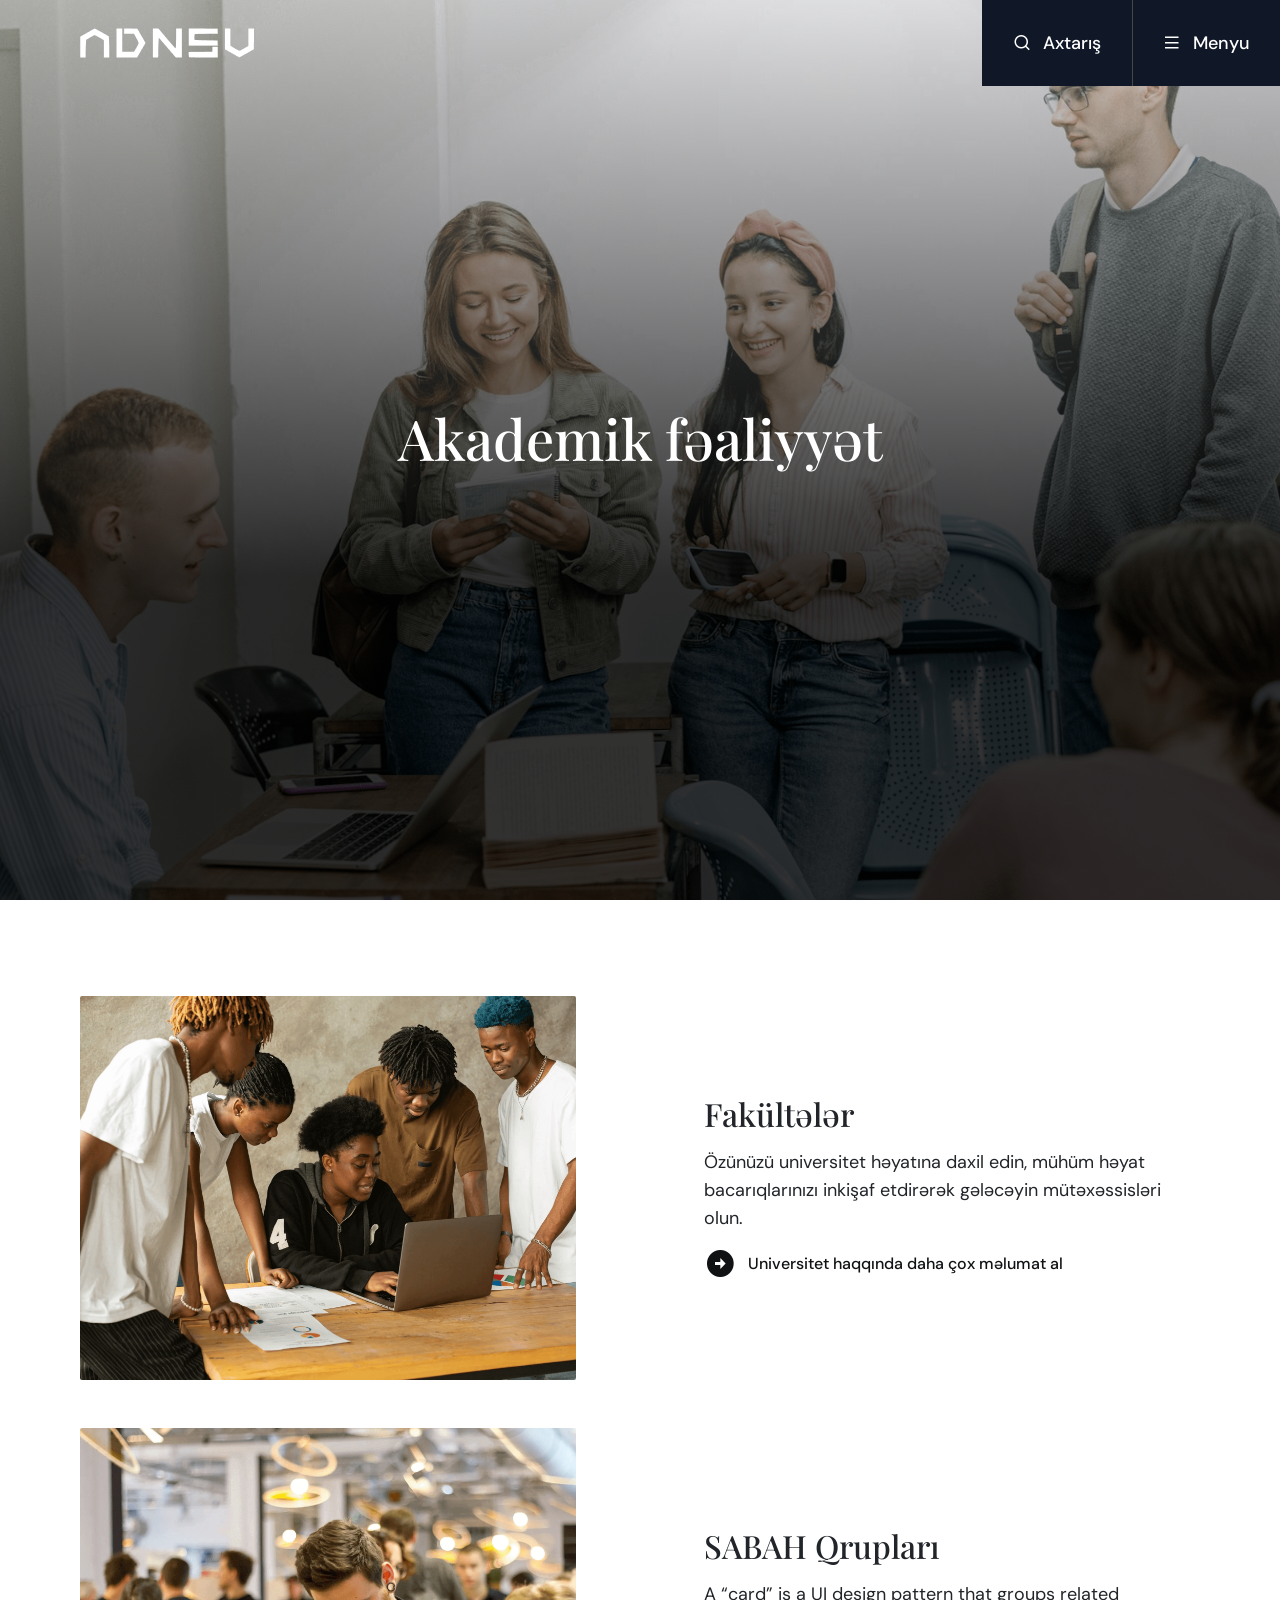
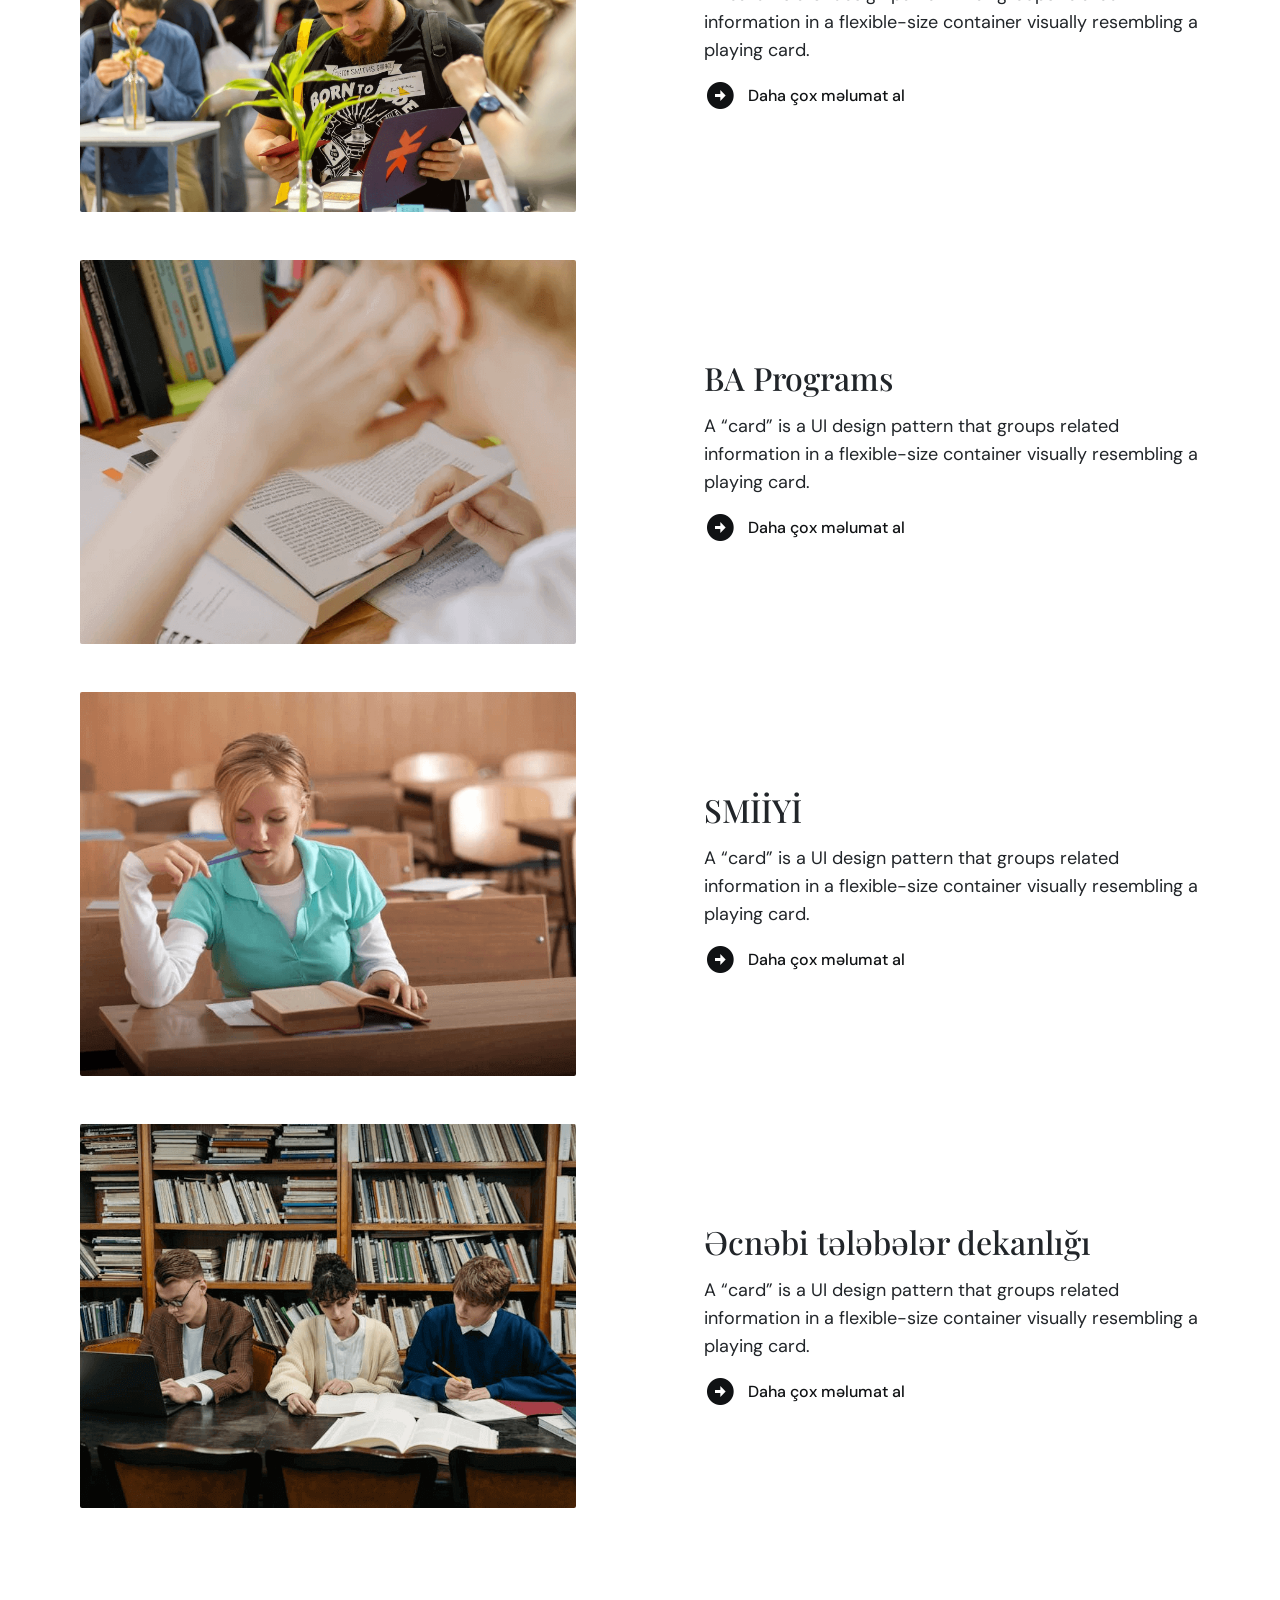
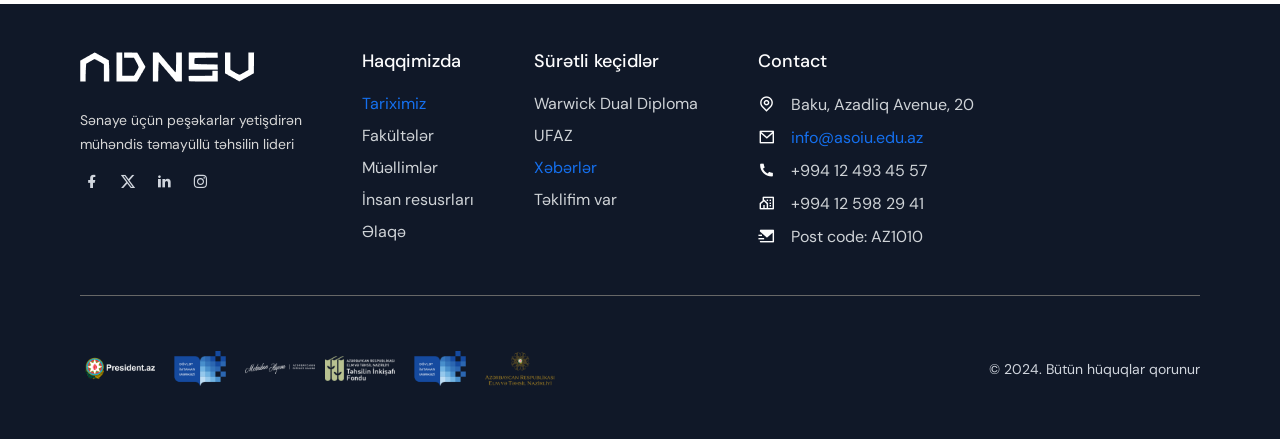
<file: academic_activities.html>
<!DOCTYPE html>
<html lang="en">

<head>
    <meta charset="UTF-8">
    <meta name="viewport" content="width=device-width, initial-scale=1.0">
    <title>ASOIU - Academic Activities Page</title>
    <link rel="shortcut icon" href="assets/img/favicon.ico" type="image/x-icon">
    <link rel="stylesheet" href="assets/plugins/wow@1.1.3/animate.min.css">
    <link rel="stylesheet" href="assets/plugins/owlcarousel@2.3.4/assets/owl.carousel.min.css">
    <link rel="stylesheet" href="assets/plugins/fancybox@5.0.36/fancybox.min.css">
    <link rel="stylesheet" href="assets/plugins/bootstrap@5.3.3/bootstrap.min.css">
    <link rel="stylesheet" href="assets/plugins/swiper@11.1.4/swiper-bundle.min.css">
    <link rel="stylesheet" href="assets/css/reset.css">
    <link rel="stylesheet" href="assets/css/main.css">
</head>

<body>
    <header class="header" style="background-image: url('assets/img/header/2.png');">
        <nav class="header__navbar">
            <figure class="navbar__logo">
                <a class="navbar__logo-link" href="#">
                    <img class="navbar__logo-img" src="assets/img/logo.png" alt="Logo">
                </a>
            </figure>
            <div class="navbar__navigation">
                <div class="navbar__search">
                    <button class="navbar__search-btn" id="navbar_search_btn">
                        <i class="ri-search-line"></i>
                        <span class="navbar__search-btn-name">Axtarış</span>
                    </button>
                    <form class="navbar__search-input-container" id="navbar_search_input_container">
                        <input class="navbar__search-input" type="text" name="navbar_search" placeholder="Axtarış...">
                        <i class="ri-search-line"></i>
                        <i class="ri-close-circle-line" id="navbar_search_close_btn"></i>
                    </form>
                </div>
                <div class="navbar__burger">
                    <button class="navbar__burger-btn" id="navbar_burger_btn">
                        <i class="ri-menu-fill"></i>
                        <span class="navbar__burger-btn-name">Menyu</span>
                    </button>
                </div>
            </div>
            <div class="navbar__menu" id="navbar_menu">
                <div class="menu__heading">
                    <div class="menu__logo">
                        <img class="menu__logo-img" src="assets/img/logo.png" alt="Logo">
                    </div>
                    <button class="menu__close-btn" id="navbar_menu_close_btn">
                        <span class="menu__close-btn-name">Çıxış</span>
                        <i class="ri-close-large-line"></i>
                    </button>
                </div>
                <div class="menu__container">
                    <div class="menu" id="menu">
                        <ul class="menu__list">
                            <li class="menu__item">
                                <a class="menu__link active" href="#" data-dropdown-observed="adnsu">
                                    ADNSU
                                </a>
                                <i class="ri-arrow-right-s-line"></i>
                            </li>
                            <li class="menu__item">
                                <a class="menu__link" href="#" data-dropdown-observed="struktur">
                                    Struktur
                                </a>
                                <i class="ri-arrow-right-s-line"></i>
                            </li>
                            <li class="menu__item">
                                <a class="menu__link" href="#">
                                    Akademik Fəaliyyət
                                </a>
                            </li>
                            <li class="menu__item">
                                <a class="menu__link" href="#">
                                    Xidmətlər
                                </a>
                            </li>
                            <li class="menu__item">
                                <a class="menu__link" href="#">
                                    Tələbə
                                </a>
                            </li>
                            <li class="menu__item">
                                <a class="menu__link" href="#">
                                    Example 1
                                </a>
                            </li>
                            <li class="menu__item">
                                <a class="menu__link" href="#">
                                    Example 2
                                </a>
                            </li>
                            <li class="menu__item">
                                <a class="menu__link" href="#">
                                    Example 3
                                </a>
                            </li>
                        </ul>
                    </div>
                    <div class="menu menu__dropdown" id="adnsu">
                        <ul class="menu__dropdown-list">
                            <li class="menu__dropdown-item">
                                <a class="menu__dropdown-link" href="#" data-dropdown-observed="example">
                                    Haqqımızda
                                </a>
                                <i class="ri-arrow-right-s-line"></i>
                            </li>
                            <li class="menu__dropdown-item">
                                <a class="menu__dropdown-link" href="#">
                                    Tariximiz
                                </a>
                            </li>
                            <li class="menu__dropdown-item">
                                <a class="menu__dropdown-link" href="#">
                                    Rəsmi sənədlər
                                </a>
                            </li>
                            <li class="menu__dropdown-item">
                                <a class="menu__dropdown-link" href="#">
                                    Keyfiyyət təminatı
                                </a>
                            </li>
                            <li class="menu__dropdown-item">
                                <a class="menu__dropdown-link" href="#">
                                    İdarə heyəti
                                </a>
                            </li>
                            <li class="menu__dropdown-item">
                                <a class="menu__dropdown-link" href="#">
                                    Administrasiya
                                </a>
                            </li>
                            <li class="menu__dropdown-item">
                                <a class="menu__dropdown-link" href="#">
                                    Mərkəzlər
                                </a>
                            </li>
                        </ul>
                    </div>
                    <div class="menu menu__dropdown" id="struktur">
                        <ul class="menu__dropdown-list">
                            <li class="menu__dropdown-item">
                                <a class="menu__dropdown-link" href="#">
                                    Beynəlxalq əlaqələr şöbəsi
                                </a>
                            </li>
                            <li class="menu__dropdown-item">
                                <a class="menu__dropdown-link" href="#">
                                    İctimaiyyətlə Əlaqələr və MarketinqDepartamenti
                                </a>
                            </li>
                            <li class="menu__dropdown-item">
                                <a class="menu__dropdown-link" href="#">
                                    Tədris-metodika şöbəsi
                                </a>
                            </li>
                            <li class="menu__dropdown-item">
                                <a class="menu__dropdown-link" href="#">
                                    Mühasibatlıq
                                </a>
                            </li>
                            <li class="menu__dropdown-item">
                                <a class="menu__dropdown-link" href="#">
                                    Kadrlar şöbəsi
                                </a>
                            </li>
                        </ul>
                    </div>
                    <div class="menu menu__dropdown" id="example">
                        <ul class="menu__dropdown-list">
                            <li class="menu__dropdown-item">
                                <a class="menu__dropdown-link" href="#">
                                    Example 1
                                </a>
                            </li>
                            <li class="menu__dropdown-item">
                                <a class="menu__dropdown-link" href="#">
                                    Example 2
                                </a>
                            </li>
                        </ul>
                    </div>
                </div>
                <div class="menu__quick-links">
                    <div class="quick-links__heading">
                        <span class="quick-links__title">Quick Links</span>
                        <i class="ri-arrow-right-line"></i>
                    </div>
                    <div class="quick-links__links">
                        <a class="quick-links__link" href="#">Warwick Dual Diploma</a>
                        <a class="quick-links__link" href="#">UFAZ</a>
                        <a class="quick-links__link" href="#">News</a>
                        <a class="quick-links__link" href="#">I have an idea</a>
                        <a class="quick-links__link" href="#">Contact us</a>
                    </div>
                </div>
                <div class="menu-mobile__container">
                    <ul class="menu-mobile__list">
                        <li class="menu-mobile__item">
                            <a class="menu-mobile__link" href="#">
                                <span class="menu-mobile__link-name">ADNSU</span>
                                <i class="ri-arrow-down-s-line"></i>
                            </a>
                            <ul class="menu-mobile__dropdown-list">
                                <li class="menu-mobile__item">
                                    <a class="menu-mobile__link" href="#">
                                        <span class="menu-mobile__link-name">Haqqımızda</span>
                                    </a>
                                </li>
                                <li class="menu-mobile__item">
                                    <a class="menu-mobile__link" href="#">
                                        <span class="menu-mobile__link-name">Tariximiz</span>
                                    </a>
                                </li>
                                <li class="menu-mobile__item">
                                    <a class="menu-mobile__link" href="#">
                                        <span class="menu-mobile__link-name">Rəsmi sənədlər</span>
                                    </a>
                                </li>
                                <li class="menu-mobile__item">
                                    <a class="menu-mobile__link" href="#">
                                        <span class="menu-mobile__link-name">Keyfiyyət təminatı</span>
                                    </a>
                                </li>
                                <li class="menu-mobile__item">
                                    <a class="menu-mobile__link" href="#">
                                        <span class="menu-mobile__link-name">İdarə heyəti</span>
                                    </a>
                                </li>
                                <li class="menu-mobile__item">
                                    <a class="menu-mobile__link" href="#">
                                        <span class="menu-mobile__link-name">Administrasiya</span>
                                    </a>
                                </li>
                                <li class="menu-mobile__item">
                                    <a class="menu-mobile__link" href="#">
                                        <span class="menu-mobile__link-name">Mərkəzlər</span>
                                    </a>
                                </li>
                            </ul>
                        </li>
                        <li class="menu-mobile__item">
                            <a class="menu-mobile__link" href="#">
                                <span class="menu-mobile__link-name">Struktur</span>
                                <i class="ri-arrow-down-s-line"></i>
                            </a>
                            <ul class="menu-mobile__dropdown-list">
                                <li class="menu-mobile__item">
                                    <a class="menu-mobile__link" href="#">
                                        <span class="menu-mobile__link-name">Beynəlxalq əlaqələr şöbəsi</span>
                                    </a>
                                </li>
                                <li class="menu-mobile__item">
                                    <a class="menu-mobile__link" href="#">
                                        <span class="menu-mobile__link-name">İctimaiyyətlə Əlaqələr və Marketinq
                                            Departamenti</span>
                                    </a>
                                </li>
                                <li class="menu-mobile__item">
                                    <a class="menu-mobile__link" href="#">
                                        <span class="menu-mobile__link-name">Tədris-metodika şöbəsi</span>
                                    </a>
                                </li>
                                <li class="menu-mobile__item">
                                    <a class="menu-mobile__link" href="#">
                                        <span class="menu-mobile__link-name">Mühasibatlıq</span>
                                    </a>
                                </li>
                                <li class="menu-mobile__item">
                                    <a class="menu-mobile__link" href="#">
                                        <span class="menu-mobile__link-name">Kadrlar şöbəsi</span>
                                    </a>
                                </li>
                            </ul>
                        </li>
                        <li class="menu-mobile__item">
                            <a class="menu-mobile__link" href="#">
                                <span class="menu-mobile__link-name">Akademik Fəaliyyət</span>
                            </a>
                        </li>
                        <li class="menu-mobile__item">
                            <a class="menu-mobile__link" href="#">
                                <span class="menu-mobile__link-name">Xidmətlər</span>
                            </a>
                        </li>
                        <li class="menu-mobile__item">
                            <a class="menu-mobile__link" href="#">
                                <span class="menu-mobile__link-name">Tələbə</span>
                            </a>
                        </li>
                    </ul>
                </div>
            </div>
        </nav>
        <div class="header__heading">
            <h1 class="header__heading-title">
                Akademik fəaliyyət
            </h1>
        </div>
    </header>
    <main class="main">
        <section class="section">
            <section class="faculty__list">
                <article class="faculty__item wow animate__animated animate__slideInLeft" data-wow-offset="100">
                    <div class="faculty__poster">
                        <img class="faculty__poster-img" src="assets/img/faculties/1.png" alt="Faculty">
                    </div>
                    <div class="faculty__detail">
                        <h1 class="faculty__title">
                            Fakültələr
                        </h1>
                        <p class="faculty__description">
                            Özünüzü universitet həyatına daxil edin, mühüm həyat bacarıqlarınızı inkişaf etdirərək
                            gələcəyin mütəxəssisləri olun.
                        </p>
                        <a class="faculty__link" href="#">
                            <i class="ri-arrow-right-circle-fill"></i>
                            <span class="faculty__link-name">Universitet haqqında daha çox məlumat al</span>
                        </a>
                    </div>
                </article>
                <article class="faculty__item wow animate__animated animate__slideInRight" data-wow-offset="100">
                    <div class="faculty__poster">
                        <img class="faculty__poster-img" src="assets/img/faculties/2.png" alt="Faculty">
                    </div>
                    <div class="faculty__detail">
                        <h1 class="faculty__title">
                            SABAH Qrupları
                        </h1>
                        <p class="faculty__description">
                            A “card” is a UI design pattern that groups related information in a flexible-size container
                            visually resembling a playing card.
                        </p>
                        <a class="faculty__link" href="#">
                            <i class="ri-arrow-right-circle-fill"></i>
                            <span class="faculty__link-name">Daha çox məlumat al</span>
                        </a>
                    </div>
                </article>
                <article class="faculty__item wow animate__animated animate__slideInLeft" data-wow-offset="100">
                    <div class="faculty__poster">
                        <img class="faculty__poster-img" src="assets/img/faculties/3.png" alt="Faculty">
                    </div>
                    <div class="faculty__detail">
                        <h1 class="faculty__title">
                            BA Programs
                        </h1>
                        <p class="faculty__description">
                            A “card” is a UI design pattern that groups related information in a flexible-size container
                            visually resembling a playing card.
                        </p>
                        <a class="faculty__link" href="#">
                            <i class="ri-arrow-right-circle-fill"></i>
                            <span class="faculty__link-name">Daha çox məlumat al</span>
                        </a>
                    </div>
                </article>
                <article class="faculty__item wow animate__animated animate__slideInRight" data-wow-offset="100">
                    <div class="faculty__poster">
                        <img class="faculty__poster-img" src="assets/img/faculties/4.png" alt="Faculty">
                    </div>
                    <div class="faculty__detail">
                        <h1 class="faculty__title">
                            SMİİYİ
                        </h1>
                        <p class="faculty__description">
                            A “card” is a UI design pattern that groups related information in a flexible-size container
                            visually resembling a playing card.
                        </p>
                        <a class="faculty__link" href="#">
                            <i class="ri-arrow-right-circle-fill"></i>
                            <span class="faculty__link-name">Daha çox məlumat al</span>
                        </a>
                    </div>
                </article>
                <article class="faculty__item wow animate__animated animate__slideInLeft" data-wow-offset="100">
                    <div class="faculty__poster">
                        <img class="faculty__poster-img" src="assets/img/faculties/5.png" alt="Faculty">
                    </div>
                    <div class="faculty__detail">
                        <h1 class="faculty__title">
                            Əcnəbi tələbələr dekanlığı
                        </h1>
                        <p class="faculty__description">
                            A “card” is a UI design pattern that groups related information in a flexible-size container
                            visually resembling a playing card.
                        </p>
                        <a class="faculty__link" href="#">
                            <i class="ri-arrow-right-circle-fill"></i>
                            <span class="faculty__link-name">Daha çox məlumat al</span>
                        </a>
                    </div>
                </article>
            </section>
        </section>
    </main>
    <footer class="footer">
        <section class="section">
            <div class="footer__grid-layout">
                <div class="footer__section">
                    <div class="footer__section-logo">
                        <a class="footer__section-logo-link" href="#">
                            <img class="footer__section-logo-img" src="assets/img/logo.png" alt="Logo">
                        </a>
                    </div>
                    <div class="footer__section-about">
                        <p class="footer__section-about-text">
                            Sənaye üçün peşəkarlar yetişdirən mühəndis təmayüllü təhsilin lideri
                        </p>
                    </div>
                    <div class="footer__section-icon">
                        <a class="footer__section-icon-link" href="#">
                            <i class="ri-facebook-fill"></i>
                        </a>
                        <a class="footer__section-icon-link" href="#">
                            <i class="ri-twitter-x-fill"></i>
                        </a>
                        <a class="footer__section-icon-link" href="#">
                            <i class="ri-linkedin-fill"></i>
                        </a>
                        <a class="footer__section-icon-link" href="#">
                            <i class="ri-instagram-line"></i>
                        </a>
                    </div>
                </div>
                <div class="footer__section">
                    <nav class="footer__nav">
                        <div class="footer__nav-section">
                            <h1 class="footer__nav-section-title">Haqqimizda</h1>
                        </div>
                        <ul class="footer__nav-list">
                            <li class="footer__nav-item">
                                <a class="footer__nav-link active" href="#">Tariximiz</a>
                            </li>
                            <li class="footer__nav-item">
                                <a class="footer__nav-link" href="#">Fakültələr</a>
                            </li>
                            <li class="footer__nav-item">
                                <a class="footer__nav-link" href="#">Müəllimlər</a>
                            </li>
                            <li class="footer__nav-item">
                                <a class="footer__nav-link" href="#">İnsan resusrları</a>
                            </li>
                            <li class="footer__nav-item">
                                <a class="footer__nav-link" href="#">Əlaqə</a>
                            </li>
                        </ul>
                    </nav>
                </div>
                <div class="footer__section">
                    <nav class="footer__nav">
                        <div class="footer__nav-section">
                            <h1 class="footer__nav-section-title">Sürətli keçidlər</h1>
                        </div>
                        <ul class="footer__nav-list">
                            <li class="footer__nav-item">
                                <a class="footer__nav-link" href="#">Warwick Dual Diploma</a>
                            </li>
                            <li class="footer__nav-item">
                                <a class="footer__nav-link" href="#">UFAZ</a>
                            </li>
                            <li class="footer__nav-item ">
                                <a class="footer__nav-link active" href="#">Xəbərlər</a>
                            </li>
                            <li class="footer__nav-item">
                                <a class="footer__nav-link" href="#">Təklifim var</a>
                            </li>
                        </ul>
                    </nav>
                </div>
                <div class="footer__section">
                    <nav class="footer__nav">
                        <div class="footer__nav-section">
                            <h1 class="footer__nav-section-title">Contact</h1>
                        </div>
                        <ul class="footer__nav-list">
                            <li class="footer__nav-item">
                                <a class="footer__nav-link" href="#">
                                    <i class="ri-map-pin-line"></i>
                                    <span class="footer__nav-link-name">Baku, Azadliq Avenue, 20</span>
                                </a>
                            </li>
                            <li class="footer__nav-item">
                                <a class="footer__nav-link active" href="#">
                                    <i class="ri-mail-line"></i>
                                    <span class="footer__nav-link-name">info@asoiu.edu.az</span>
                                </a>
                            </li>
                            <li class="footer__nav-item">
                                <a class="footer__nav-link" href="#">
                                    <i class="ri-phone-fill"></i>
                                    <span class="footer__nav-link-name">+994 12 493 45 57</span>
                                </a>
                            </li>
                            <li class="footer__nav-item">
                                <a class="footer__nav-link" href="#">
                                    <i class="ri-community-line"></i>
                                    <span class="footer__nav-link-name">+994 12 598 29 41</span>
                                </a>
                            </li>
                            <li class="footer__nav-item">
                                <a class="footer__nav-link" href="#">
                                    <i class="ri-mail-send-fill"></i>
                                    <span class="footer__nav-link-name">Post code: AZ1010</span>
                                </a>
                            </li>
                        </ul>
                    </nav>
                </div>
            </div>
        </section>
        <section class="section py-0">
            <div class="footer__separator"></div>
        </section>
        <section class="section">
            <div class="footer__copyright">
                <div class="footer__partners">
                    <div class="partner__logo">
                        <a class="partner__link" href="#">
                            <img class="partner__logo-img" src="assets/img/partners/1.png" alt="Partner Logo">
                        </a>
                    </div>
                    <div class="partner__logo">
                        <a class="partner__link" href="#">
                            <img class="partner__logo-img" src="assets/img/partners/2.png" alt="Partner Logo">
                        </a>
                    </div>
                    <div class="partner__logo">
                        <a class="partner__link" href="#">
                            <img class="partner__logo-img" src="assets/img/partners/3.png" alt="Partner Logo">
                        </a>
                    </div>
                    <div class="partner__logo">
                        <a class="partner__link" href="#">
                            <img class="partner__logo-img" src="assets/img/partners/4.png" alt="Partner Logo">
                        </a>
                    </div>
                    <div class="partner__logo">
                        <a class="partner__link" href="#">
                            <img class="partner__logo-img" src="assets/img/partners/2.png" alt="Partner Logo">
                        </a>
                    </div>
                    <div class="partner__logo">
                        <a class="partner__link" href="#">
                            <img class="partner__logo-img" src="assets/img/partners/5.png" alt="Partner Logo">
                        </a>
                    </div>
                </div>
                <div class="footer__copyright-data">
                    <p class="footer__copyright-text">&copy; 2024. Bütün hüquqlar qorunur</p>
                </div>
            </div>
        </section>
    </footer>
    <script src="assets/plugins/jquery@3.7.1/jquery.min.js"></script>
    <script src="assets/plugins/jqueryui@1.14.0/jquery-ui.min.js"></script>
    <script src="assets/plugins/wow@1.1.3/wow.min.js"></script>
    <script src="assets/plugins/owlcarousel@2.3.4/owl.carousel.min.js"></script>
    <script src="assets/plugins/fancybox@5.0.36/fancybox.umd.min.js"></script>
    <script src="assets/plugins/bootstrap@5.3.3/bootstrap.bundle.min.js"></script>
    <script src="assets/plugins/swiper@11.1.4/swiper-bundle.min.js"></script>
    <script defer src="assets/js/main.js"></script>
</body>

</html>
</file>
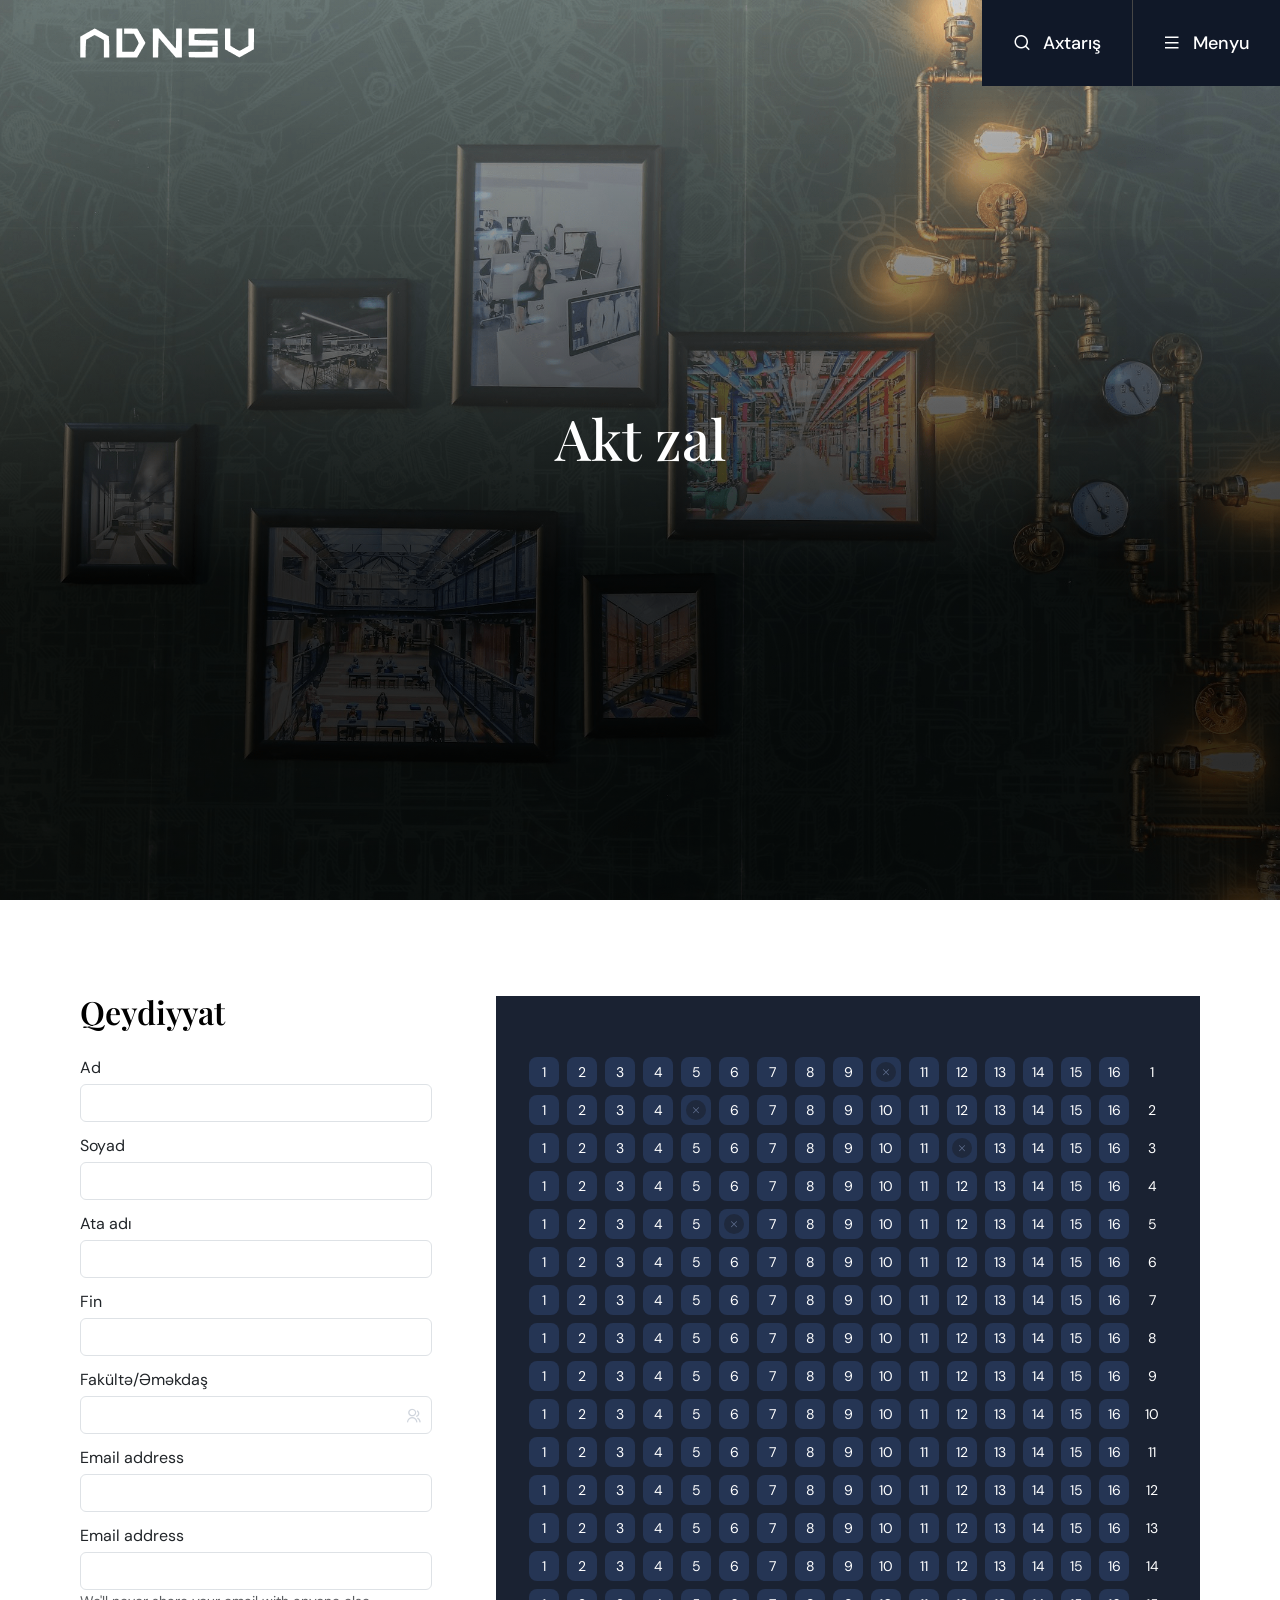
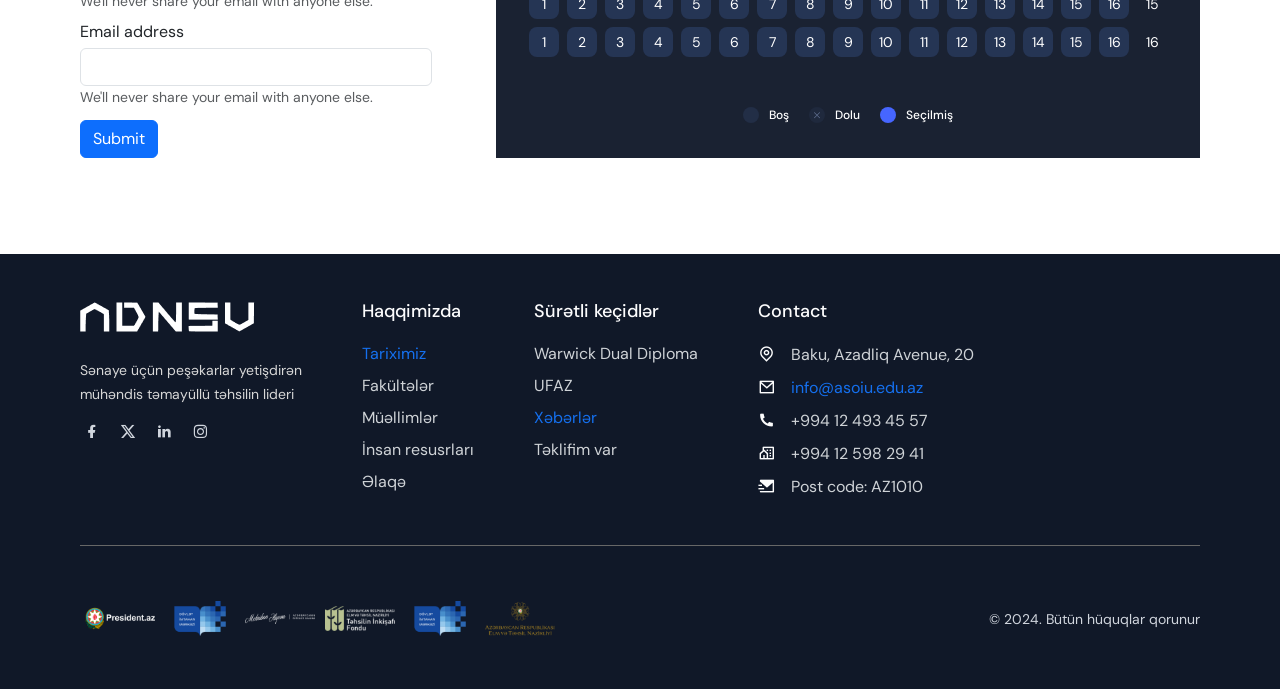
<file: act_hall.html>
<!DOCTYPE html>
<html lang="en">

<head>
    <meta charset="UTF-8">
    <meta name="viewport" content="width=device-width, initial-scale=1.0">
    <title>ASOIU - Act Hall Page</title>
    <link rel="shortcut icon" href="assets/img/favicon.ico" type="image/x-icon">
    <link rel="stylesheet" href="assets/plugins/wow@1.1.3/animate.min.css">
    <link rel="stylesheet" href="assets/plugins/owlcarousel@2.3.4/assets/owl.carousel.min.css">
    <link rel="stylesheet" href="assets/plugins/fancybox@5.0.36/fancybox.min.css">
    <link rel="stylesheet" href="assets/plugins/bootstrap@5.3.3/bootstrap.min.css">
    <link rel="stylesheet" href="assets/plugins/swiper@11.1.4/swiper-bundle.min.css">
    <link rel="stylesheet" href="assets/css/reset.css">
    <link rel="stylesheet" href="assets/css/main.css">
</head>

<body>
    <header class="header" style="background-image: url('assets/img/header/15.png');">
        <nav class="header__navbar">
            <figure class="navbar__logo">
                <a class="navbar__logo-link" href="#">
                    <img class="navbar__logo-img" src="assets/img/logo.png" alt="Logo">
                </a>
            </figure>
            <div class="navbar__navigation">
                <div class="navbar__search">
                    <button class="navbar__search-btn" id="navbar_search_btn">
                        <i class="ri-search-line"></i>
                        <span class="navbar__search-btn-name">Axtarış</span>
                    </button>
                    <form class="navbar__search-input-container" id="navbar_search_input_container">
                        <input class="navbar__search-input" type="text" name="navbar_search" placeholder="Axtarış...">
                        <i class="ri-search-line"></i>
                        <i class="ri-close-circle-line" id="navbar_search_close_btn"></i>
                    </form>
                </div>
                <div class="navbar__burger">
                    <button class="navbar__burger-btn" id="navbar_burger_btn">
                        <i class="ri-menu-fill"></i>
                        <span class="navbar__burger-btn-name">Menyu</span>
                    </button>
                </div>
            </div>
            <div class="navbar__menu" id="navbar_menu">
                <div class="menu__heading">
                    <div class="menu__logo">
                        <img class="menu__logo-img" src="assets/img/logo.png" alt="Logo">
                    </div>
                    <button class="menu__close-btn" id="navbar_menu_close_btn">
                        <span class="menu__close-btn-name">Çıxış</span>
                        <i class="ri-close-large-line"></i>
                    </button>
                </div>
                <div class="menu__container">
                    <div class="menu" id="menu">
                        <ul class="menu__list">
                            <li class="menu__item">
                                <a class="menu__link active" href="#" data-dropdown-observed="adnsu">
                                    ADNSU
                                </a>
                                <i class="ri-arrow-right-s-line"></i>
                            </li>
                            <li class="menu__item">
                                <a class="menu__link" href="#" data-dropdown-observed="struktur">
                                    Struktur
                                </a>
                                <i class="ri-arrow-right-s-line"></i>
                            </li>
                            <li class="menu__item">
                                <a class="menu__link" href="#">
                                    Akademik Fəaliyyət
                                </a>
                            </li>
                            <li class="menu__item">
                                <a class="menu__link" href="#">
                                    Xidmətlər
                                </a>
                            </li>
                            <li class="menu__item">
                                <a class="menu__link" href="#">
                                    Tələbə
                                </a>
                            </li>
                            <li class="menu__item">
                                <a class="menu__link" href="#">
                                    Example 1
                                </a>
                            </li>
                            <li class="menu__item">
                                <a class="menu__link" href="#">
                                    Example 2
                                </a>
                            </li>
                            <li class="menu__item">
                                <a class="menu__link" href="#">
                                    Example 3
                                </a>
                            </li>
                        </ul>
                    </div>
                    <div class="menu menu__dropdown" id="adnsu">
                        <ul class="menu__dropdown-list">
                            <li class="menu__dropdown-item">
                                <a class="menu__dropdown-link" href="#" data-dropdown-observed="example">
                                    Haqqımızda
                                </a>
                                <i class="ri-arrow-right-s-line"></i>
                            </li>
                            <li class="menu__dropdown-item">
                                <a class="menu__dropdown-link" href="#">
                                    Tariximiz
                                </a>
                            </li>
                            <li class="menu__dropdown-item">
                                <a class="menu__dropdown-link" href="#">
                                    Rəsmi sənədlər
                                </a>
                            </li>
                            <li class="menu__dropdown-item">
                                <a class="menu__dropdown-link" href="#">
                                    Keyfiyyət təminatı
                                </a>
                            </li>
                            <li class="menu__dropdown-item">
                                <a class="menu__dropdown-link" href="#">
                                    İdarə heyəti
                                </a>
                            </li>
                            <li class="menu__dropdown-item">
                                <a class="menu__dropdown-link" href="#">
                                    Administrasiya
                                </a>
                            </li>
                            <li class="menu__dropdown-item">
                                <a class="menu__dropdown-link" href="#">
                                    Mərkəzlər
                                </a>
                            </li>
                        </ul>
                    </div>
                    <div class="menu menu__dropdown" id="struktur">
                        <ul class="menu__dropdown-list">
                            <li class="menu__dropdown-item">
                                <a class="menu__dropdown-link" href="#">
                                    Beynəlxalq əlaqələr şöbəsi
                                </a>
                            </li>
                            <li class="menu__dropdown-item">
                                <a class="menu__dropdown-link" href="#">
                                    İctimaiyyətlə Əlaqələr və MarketinqDepartamenti
                                </a>
                            </li>
                            <li class="menu__dropdown-item">
                                <a class="menu__dropdown-link" href="#">
                                    Tədris-metodika şöbəsi
                                </a>
                            </li>
                            <li class="menu__dropdown-item">
                                <a class="menu__dropdown-link" href="#">
                                    Mühasibatlıq
                                </a>
                            </li>
                            <li class="menu__dropdown-item">
                                <a class="menu__dropdown-link" href="#">
                                    Kadrlar şöbəsi
                                </a>
                            </li>
                        </ul>
                    </div>
                    <div class="menu menu__dropdown" id="example">
                        <ul class="menu__dropdown-list">
                            <li class="menu__dropdown-item">
                                <a class="menu__dropdown-link" href="#">
                                    Example 1
                                </a>
                            </li>
                            <li class="menu__dropdown-item">
                                <a class="menu__dropdown-link" href="#">
                                    Example 2
                                </a>
                            </li>
                        </ul>
                    </div>
                </div>
                <div class="menu__quick-links">
                    <div class="quick-links__heading">
                        <span class="quick-links__title">Quick Links</span>
                        <i class="ri-arrow-right-line"></i>
                    </div>
                    <div class="quick-links__links">
                        <a class="quick-links__link" href="#">Warwick Dual Diploma</a>
                        <a class="quick-links__link" href="#">UFAZ</a>
                        <a class="quick-links__link" href="#">News</a>
                        <a class="quick-links__link" href="#">I have an idea</a>
                        <a class="quick-links__link" href="#">Contact us</a>
                    </div>
                </div>
                <div class="menu-mobile__container">
                    <ul class="menu-mobile__list">
                        <li class="menu-mobile__item">
                            <a class="menu-mobile__link" href="#">
                                <span class="menu-mobile__link-name">ADNSU</span>
                                <i class="ri-arrow-down-s-line"></i>
                            </a>
                            <ul class="menu-mobile__dropdown-list">
                                <li class="menu-mobile__item">
                                    <a class="menu-mobile__link" href="#">
                                        <span class="menu-mobile__link-name">Haqqımızda</span>
                                    </a>
                                </li>
                                <li class="menu-mobile__item">
                                    <a class="menu-mobile__link" href="#">
                                        <span class="menu-mobile__link-name">Tariximiz</span>
                                    </a>
                                </li>
                                <li class="menu-mobile__item">
                                    <a class="menu-mobile__link" href="#">
                                        <span class="menu-mobile__link-name">Rəsmi sənədlər</span>
                                    </a>
                                </li>
                                <li class="menu-mobile__item">
                                    <a class="menu-mobile__link" href="#">
                                        <span class="menu-mobile__link-name">Keyfiyyət təminatı</span>
                                    </a>
                                </li>
                                <li class="menu-mobile__item">
                                    <a class="menu-mobile__link" href="#">
                                        <span class="menu-mobile__link-name">İdarə heyəti</span>
                                    </a>
                                </li>
                                <li class="menu-mobile__item">
                                    <a class="menu-mobile__link" href="#">
                                        <span class="menu-mobile__link-name">Administrasiya</span>
                                    </a>
                                </li>
                                <li class="menu-mobile__item">
                                    <a class="menu-mobile__link" href="#">
                                        <span class="menu-mobile__link-name">Mərkəzlər</span>
                                    </a>
                                </li>
                            </ul>
                        </li>
                        <li class="menu-mobile__item">
                            <a class="menu-mobile__link" href="#">
                                <span class="menu-mobile__link-name">Struktur</span>
                                <i class="ri-arrow-down-s-line"></i>
                            </a>
                            <ul class="menu-mobile__dropdown-list">
                                <li class="menu-mobile__item">
                                    <a class="menu-mobile__link" href="#">
                                        <span class="menu-mobile__link-name">Beynəlxalq əlaqələr şöbəsi</span>
                                    </a>
                                </li>
                                <li class="menu-mobile__item">
                                    <a class="menu-mobile__link" href="#">
                                        <span class="menu-mobile__link-name">İctimaiyyətlə Əlaqələr və Marketinq
                                            Departamenti</span>
                                    </a>
                                </li>
                                <li class="menu-mobile__item">
                                    <a class="menu-mobile__link" href="#">
                                        <span class="menu-mobile__link-name">Tədris-metodika şöbəsi</span>
                                    </a>
                                </li>
                                <li class="menu-mobile__item">
                                    <a class="menu-mobile__link" href="#">
                                        <span class="menu-mobile__link-name">Mühasibatlıq</span>
                                    </a>
                                </li>
                                <li class="menu-mobile__item">
                                    <a class="menu-mobile__link" href="#">
                                        <span class="menu-mobile__link-name">Kadrlar şöbəsi</span>
                                    </a>
                                </li>
                            </ul>
                        </li>
                        <li class="menu-mobile__item">
                            <a class="menu-mobile__link" href="#">
                                <span class="menu-mobile__link-name">Akademik Fəaliyyət</span>
                            </a>
                        </li>
                        <li class="menu-mobile__item">
                            <a class="menu-mobile__link" href="#">
                                <span class="menu-mobile__link-name">Xidmətlər</span>
                            </a>
                        </li>
                        <li class="menu-mobile__item">
                            <a class="menu-mobile__link" href="#">
                                <span class="menu-mobile__link-name">Tələbə</span>
                            </a>
                        </li>
                    </ul>
                </div>
            </div>
        </nav>
        <div class="header__heading">
            <h1 class="header__heading-title">
                Akt zal
            </h1>
        </div>
    </header>
    <main class="main">
        <section class="section">
            <section class="section__act-hall">
                <div class="act-hall__reservation wow animate__animated animate__slideInLeft" data-wow-offset="100">
                    <div class="act-hall__reservation-heading">
                        <h1 class="act-hall__reservation-heading-title">
                            Qeydiyyat
                        </h1>
                    </div>
                    <form>
                        <div class="row mb-3">
                            <div class="col-12">
                                <label for="ad" class="form-label">Ad</label>
                                <input type="text" class="form-control" id="ad">
                            </div>
                        </div>
                        <div class="row mb-3">
                            <div class="col-12">
                                <label for="soyad" class="form-label">Soyad</label>
                                <input type="text" class="form-control" id="soyad">
                            </div>
                        </div>
                        <div class="row mb-3">
                            <div class="col-12">
                                <label for="ata_adi" class="form-label">Ata adı</label>
                                <input type="text" class="form-control" id="ata_adi">
                            </div>
                        </div>
                        <div class="row mb-3">
                            <div class="col-12">
                                <label for="fin" class="form-label">Fin</label>
                                <input type="text" class="form-control" id="fin">
                            </div>
                        </div>
                        <div class="row mb-3">
                            <div class="col-12">
                                <label for="fakulte" class="form-label">Fakültə/Əməkdaş</label>
                                <div class="input__wrapper p-0">
                                    <input type="text" class="form-control" id="fakulte">
                                    <button type="button" class="input__wrapper-btn">
                                        <i class="ri-group-line"></i>
                                    </button>
                                </div>
                            </div>
                        </div>
                        <div class="row mb-3">
                            <div class="col-12">
                                <label for="exampleInputEmail1" class="form-label">Email address</label>
                                <input type="email" class="form-control" id="exampleInputEmail1">
                            </div>
                        </div>
                        <div class="row mb-3">
                            <div class="col-12">
                                <label for="exampleInputEmail2" class="form-label">Email address</label>
                                <input type="email" class="form-control" id="exampleInputEmail2"
                                    aria-describedby="emailHelp">
                                <div id="emailHelp" class="form-text">We'll never share your email with anyone else.
                                </div>
                            </div>
                        </div>
                        <div class="row mb-3">
                            <div class="col-12">
                                <label for="exampleInputEmail3" class="form-label">Email address</label>
                                <input type="email" class="form-control" id="exampleInputEmail3"
                                    aria-describedby="emailHelp">
                                <div id="emailHelp" class="form-text">We'll never share your email with anyone else.
                                </div>
                            </div>
                        </div>
                        <input type="hidden" id="reservation_selected_cell" name="selectedCell">
                        <button type="submit" class="btn btn-primary">Submit</button>
                    </form>
                </div>
                <div class="reservation__container wow animate__animated animate__slideInRight" data-wow-offset="100">
                    <div class="reservation__table-wrapper">
                        <table id="reservation_table" data-rows-count="16" data-column-count="16"
                            data-filled="1-10,2-5,3-12,5-6">
                        </table>
                    </div>
                    <div class="reservation__legend">
                        <div class="legend__item">
                            <div class="legend__empty"></div>
                            <span class="legend__item-title">Boş</span>
                        </div>
                        <div class="legend__item">
                            <div class="legend__filled">
                                <i class="ri-close-large-line"></i>
                            </div>
                            <span class="legend__item-title">Dolu</span>
                        </div>
                        <div class="legend__item">
                            <div class="legend__selected"></div>
                            <span class="legend__item-title">Seçilmiş</span>
                        </div>
                    </div>
                </div>
            </section>
        </section>
    </main>
    <footer class="footer">
        <section class="section">
            <div class="footer__grid-layout">
                <div class="footer__section">
                    <div class="footer__section-logo">
                        <a class="footer__section-logo-link" href="#">
                            <img class="footer__section-logo-img" src="assets/img/logo.png" alt="Logo">
                        </a>
                    </div>
                    <div class="footer__section-about">
                        <p class="footer__section-about-text">
                            Sənaye üçün peşəkarlar yetişdirən mühəndis təmayüllü təhsilin lideri
                        </p>
                    </div>
                    <div class="footer__section-icon">
                        <a class="footer__section-icon-link" href="#">
                            <i class="ri-facebook-fill"></i>
                        </a>
                        <a class="footer__section-icon-link" href="#">
                            <i class="ri-twitter-x-fill"></i>
                        </a>
                        <a class="footer__section-icon-link" href="#">
                            <i class="ri-linkedin-fill"></i>
                        </a>
                        <a class="footer__section-icon-link" href="#">
                            <i class="ri-instagram-line"></i>
                        </a>
                    </div>
                </div>
                <div class="footer__section">
                    <nav class="footer__nav">
                        <div class="footer__nav-section">
                            <h1 class="footer__nav-section-title">Haqqimizda</h1>
                        </div>
                        <ul class="footer__nav-list">
                            <li class="footer__nav-item">
                                <a class="footer__nav-link active" href="#">Tariximiz</a>
                            </li>
                            <li class="footer__nav-item">
                                <a class="footer__nav-link" href="#">Fakültələr</a>
                            </li>
                            <li class="footer__nav-item">
                                <a class="footer__nav-link" href="#">Müəllimlər</a>
                            </li>
                            <li class="footer__nav-item">
                                <a class="footer__nav-link" href="#">İnsan resusrları</a>
                            </li>
                            <li class="footer__nav-item">
                                <a class="footer__nav-link" href="#">Əlaqə</a>
                            </li>
                        </ul>
                    </nav>
                </div>
                <div class="footer__section">
                    <nav class="footer__nav">
                        <div class="footer__nav-section">
                            <h1 class="footer__nav-section-title">Sürətli keçidlər</h1>
                        </div>
                        <ul class="footer__nav-list">
                            <li class="footer__nav-item">
                                <a class="footer__nav-link" href="#">Warwick Dual Diploma</a>
                            </li>
                            <li class="footer__nav-item">
                                <a class="footer__nav-link" href="#">UFAZ</a>
                            </li>
                            <li class="footer__nav-item ">
                                <a class="footer__nav-link active" href="#">Xəbərlər</a>
                            </li>
                            <li class="footer__nav-item">
                                <a class="footer__nav-link" href="#">Təklifim var</a>
                            </li>
                        </ul>
                    </nav>
                </div>
                <div class="footer__section">
                    <nav class="footer__nav">
                        <div class="footer__nav-section">
                            <h1 class="footer__nav-section-title">Contact</h1>
                        </div>
                        <ul class="footer__nav-list">
                            <li class="footer__nav-item">
                                <a class="footer__nav-link" href="#">
                                    <i class="ri-map-pin-line"></i>
                                    <span class="footer__nav-link-name">Baku, Azadliq Avenue, 20</span>
                                </a>
                            </li>
                            <li class="footer__nav-item">
                                <a class="footer__nav-link active" href="#">
                                    <i class="ri-mail-line"></i>
                                    <span class="footer__nav-link-name">info@asoiu.edu.az</span>
                                </a>
                            </li>
                            <li class="footer__nav-item">
                                <a class="footer__nav-link" href="#">
                                    <i class="ri-phone-fill"></i>
                                    <span class="footer__nav-link-name">+994 12 493 45 57</span>
                                </a>
                            </li>
                            <li class="footer__nav-item">
                                <a class="footer__nav-link" href="#">
                                    <i class="ri-community-line"></i>
                                    <span class="footer__nav-link-name">+994 12 598 29 41</span>
                                </a>
                            </li>
                            <li class="footer__nav-item">
                                <a class="footer__nav-link" href="#">
                                    <i class="ri-mail-send-fill"></i>
                                    <span class="footer__nav-link-name">Post code: AZ1010</span>
                                </a>
                            </li>
                        </ul>
                    </nav>
                </div>
            </div>
        </section>
        <section class="section py-0">
            <div class="footer__separator"></div>
        </section>
        <section class="section">
            <div class="footer__copyright">
                <div class="footer__partners">
                    <div class="partner__logo">
                        <a class="partner__link" href="#">
                            <img class="partner__logo-img" src="assets/img/partners/1.png" alt="Partner Logo">
                        </a>
                    </div>
                    <div class="partner__logo">
                        <a class="partner__link" href="#">
                            <img class="partner__logo-img" src="assets/img/partners/2.png" alt="Partner Logo">
                        </a>
                    </div>
                    <div class="partner__logo">
                        <a class="partner__link" href="#">
                            <img class="partner__logo-img" src="assets/img/partners/3.png" alt="Partner Logo">
                        </a>
                    </div>
                    <div class="partner__logo">
                        <a class="partner__link" href="#">
                            <img class="partner__logo-img" src="assets/img/partners/4.png" alt="Partner Logo">
                        </a>
                    </div>
                    <div class="partner__logo">
                        <a class="partner__link" href="#">
                            <img class="partner__logo-img" src="assets/img/partners/2.png" alt="Partner Logo">
                        </a>
                    </div>
                    <div class="partner__logo">
                        <a class="partner__link" href="#">
                            <img class="partner__logo-img" src="assets/img/partners/5.png" alt="Partner Logo">
                        </a>
                    </div>
                </div>
                <div class="footer__copyright-data">
                    <p class="footer__copyright-text">&copy; 2024. Bütün hüquqlar qorunur</p>
                </div>
            </div>
        </section>
    </footer>
    <script src="assets/plugins/jquery@3.7.1/jquery.min.js"></script>
    <script src="assets/plugins/jqueryui@1.14.0/jquery-ui.min.js"></script>
    <script src="assets/plugins/wow@1.1.3/wow.min.js"></script>
    <script src="assets/plugins/owlcarousel@2.3.4/owl.carousel.min.js"></script>
    <script src="assets/plugins/fancybox@5.0.36/fancybox.umd.min.js"></script>
    <script src="assets/plugins/bootstrap@5.3.3/bootstrap.bundle.min.js"></script>
    <script src="assets/plugins/swiper@11.1.4/swiper-bundle.min.js"></script>
    <script defer src="assets/js/main.js"></script>
</body>

</html>
</file>
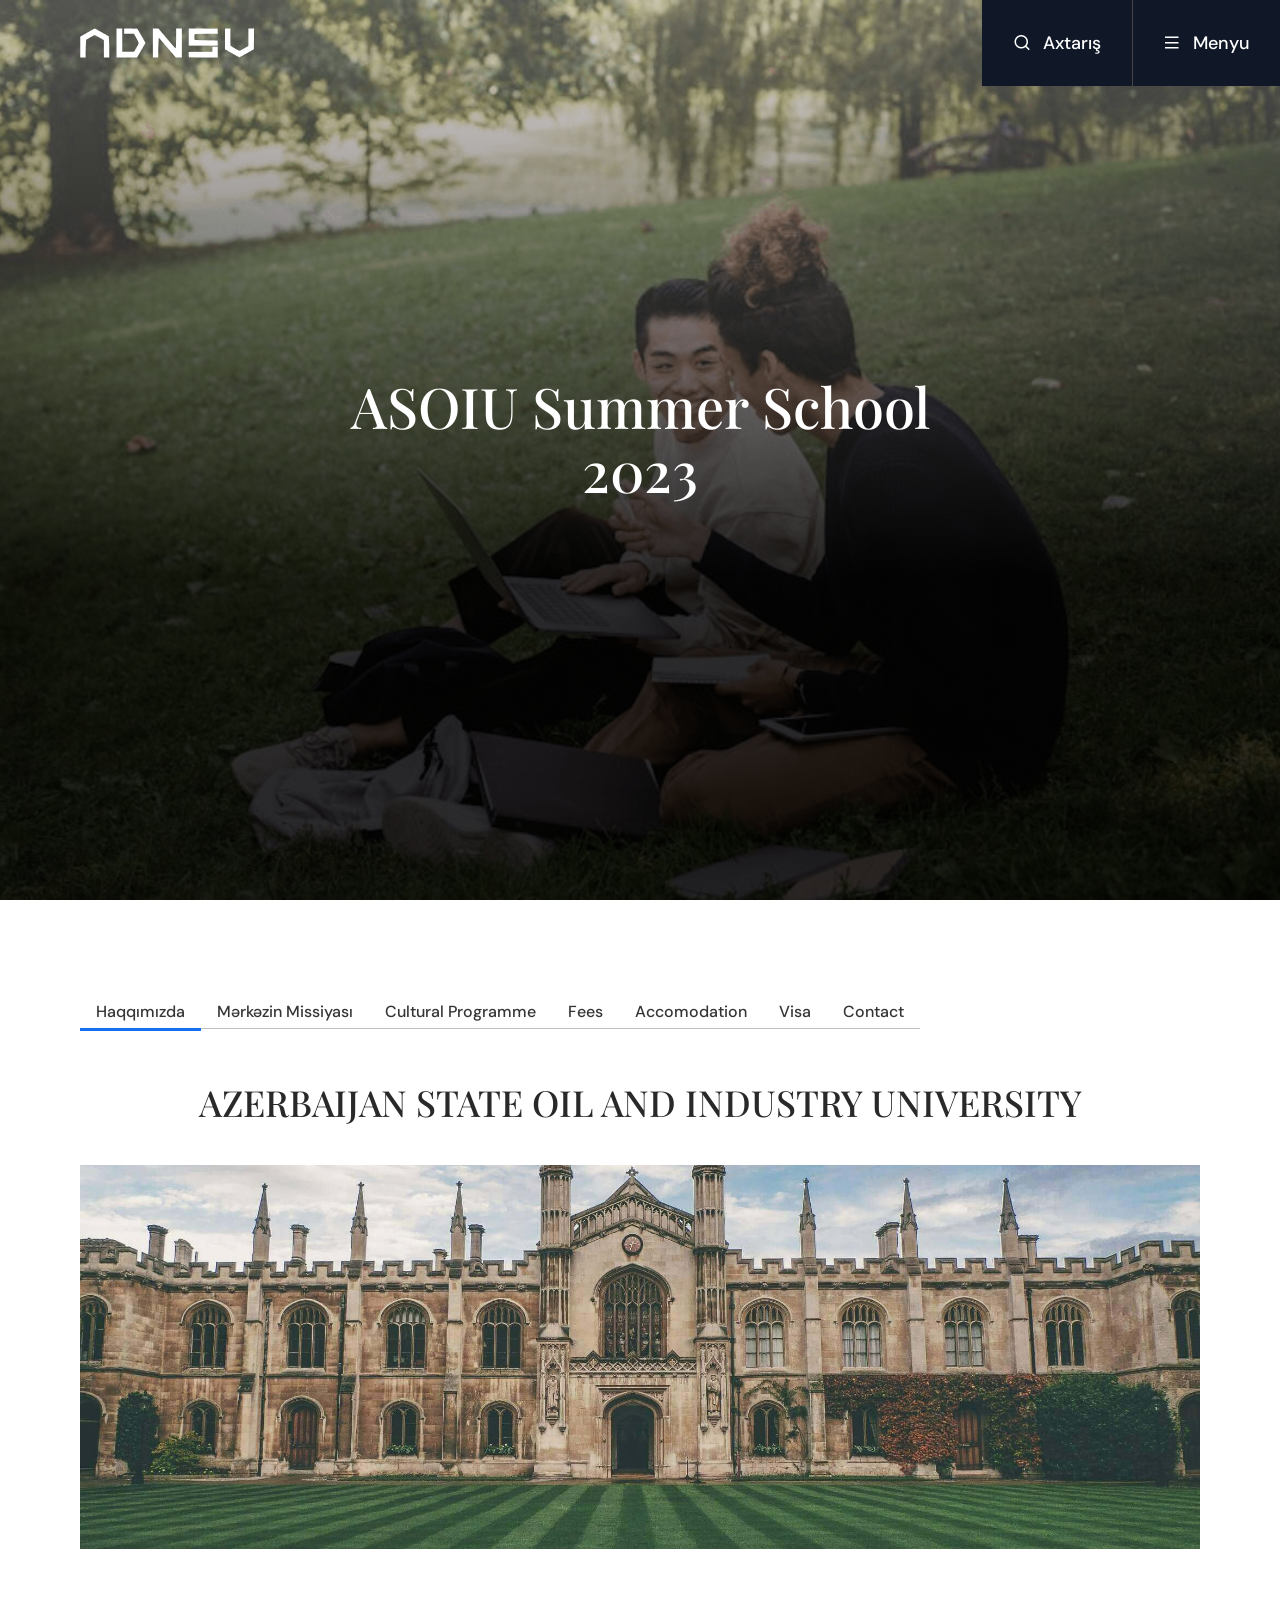
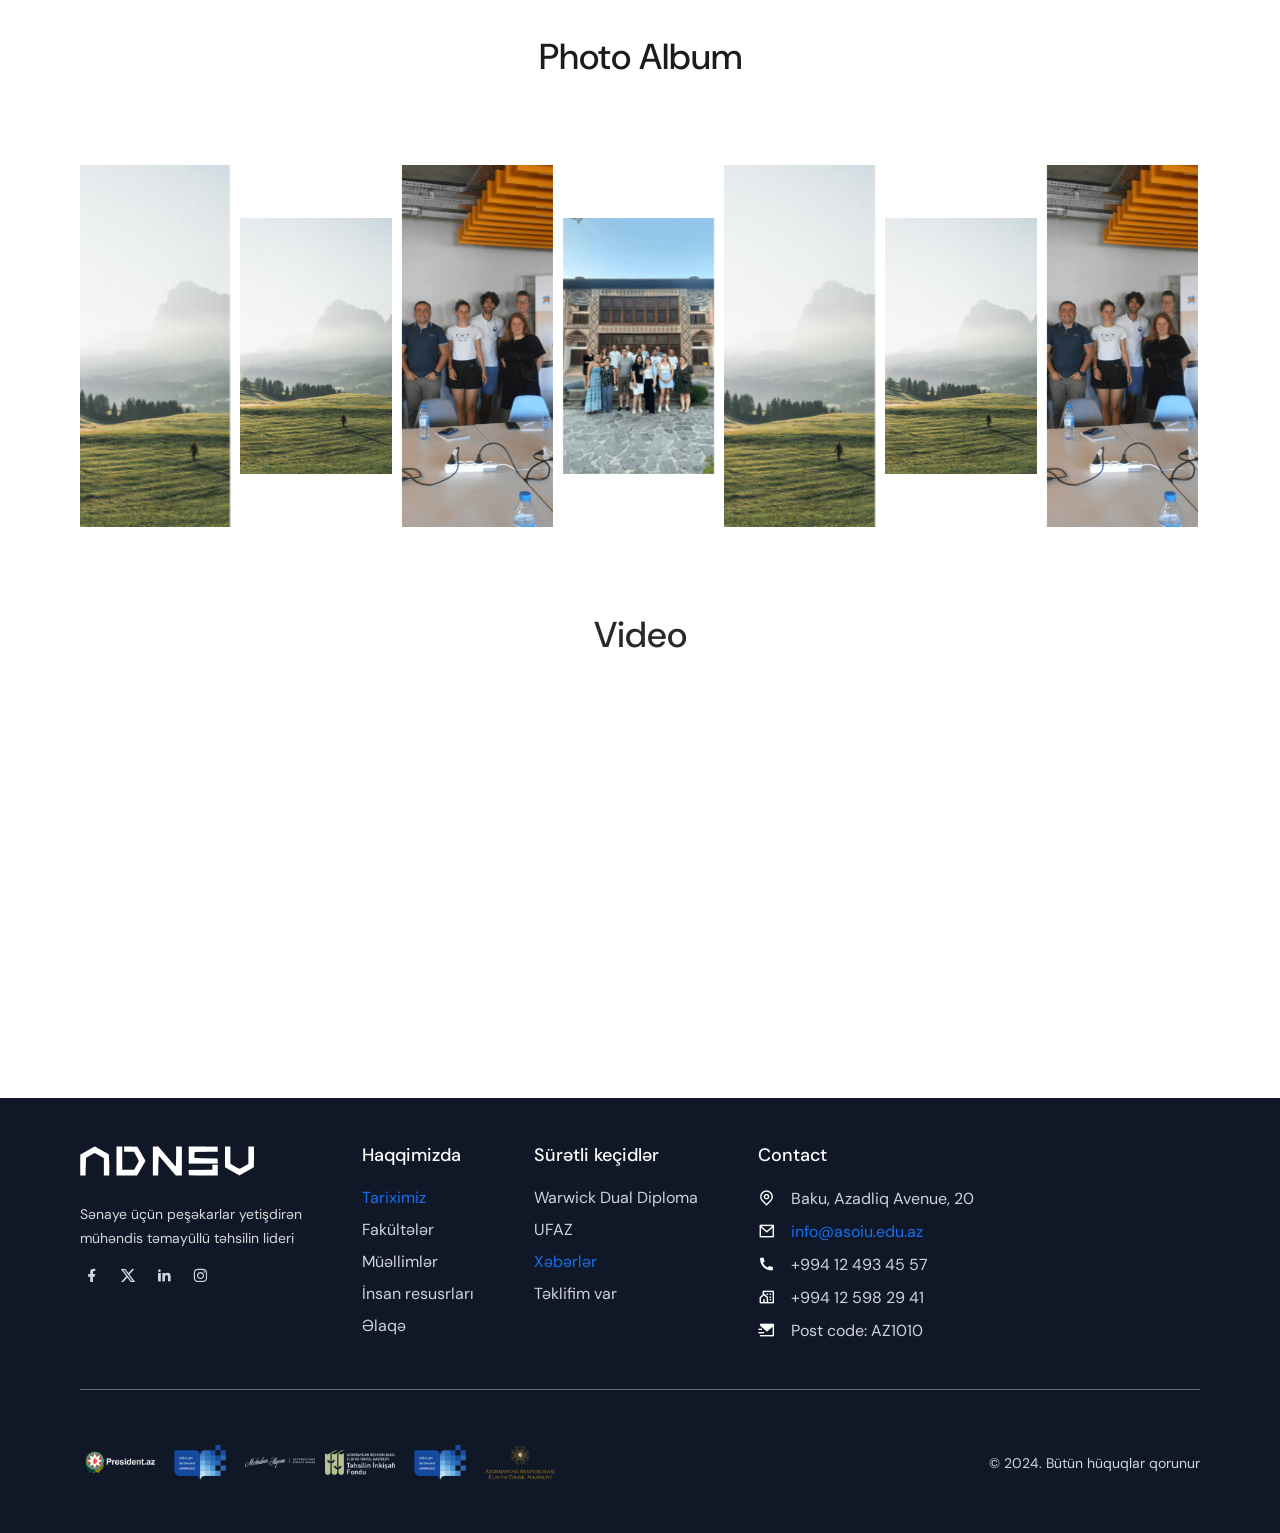
<file: asoiu_summer_school_about_us.html>
<!DOCTYPE html>
<html lang="en">

<head>
    <meta charset="UTF-8">
    <meta name="viewport" content="width=device-width, initial-scale=1.0">
    <title>ASOIU - ASOIU Summer School About Us Page</title>
    <link rel="shortcut icon" href="assets/img/favicon.ico" type="image/x-icon">
    <link rel="stylesheet" href="assets/plugins/wow@1.1.3/animate.min.css">
    <link rel="stylesheet" href="assets/plugins/owlcarousel@2.3.4/assets/owl.carousel.min.css">
    <link rel="stylesheet" href="assets/plugins/fancybox@5.0.36/fancybox.min.css">
    <link rel="stylesheet" href="assets/plugins/bootstrap@5.3.3/bootstrap.min.css">
    <link rel="stylesheet" href="assets/plugins/swiper@11.1.4/swiper-bundle.min.css">
    <link rel="stylesheet" href="assets/css/reset.css">
    <link rel="stylesheet" href="assets/css/main.css">
</head>

<body>
    <header class="header" style="background-image: url('assets/img/header/14.png');">
        <nav class="header__navbar">
            <figure class="navbar__logo">
                <a class="navbar__logo-link" href="#">
                    <img class="navbar__logo-img" src="assets/img/logo.png" alt="Logo">
                </a>
            </figure>
            <div class="navbar__navigation">
                <div class="navbar__search">
                    <button class="navbar__search-btn" id="navbar_search_btn">
                        <i class="ri-search-line"></i>
                        <span class="navbar__search-btn-name">Axtarış</span>
                    </button>
                    <form class="navbar__search-input-container" id="navbar_search_input_container">
                        <input class="navbar__search-input" type="text" name="navbar_search" placeholder="Axtarış...">
                        <i class="ri-search-line"></i>
                        <i class="ri-close-circle-line" id="navbar_search_close_btn"></i>
                    </form>
                </div>
                <div class="navbar__burger">
                    <button class="navbar__burger-btn" id="navbar_burger_btn">
                        <i class="ri-menu-fill"></i>
                        <span class="navbar__burger-btn-name">Menyu</span>
                    </button>
                </div>
            </div>
            <div class="navbar__menu" id="navbar_menu">
                <div class="menu__heading">
                    <div class="menu__logo">
                        <img class="menu__logo-img" src="assets/img/logo.png" alt="Logo">
                    </div>
                    <button class="menu__close-btn" id="navbar_menu_close_btn">
                        <span class="menu__close-btn-name">Çıxış</span>
                        <i class="ri-close-large-line"></i>
                    </button>
                </div>
                <div class="menu__container">
                    <div class="menu" id="menu">
                        <ul class="menu__list">
                            <li class="menu__item">
                                <a class="menu__link active" href="#" data-dropdown-observed="adnsu">
                                    ADNSU
                                </a>
                                <i class="ri-arrow-right-s-line"></i>
                            </li>
                            <li class="menu__item">
                                <a class="menu__link" href="#" data-dropdown-observed="struktur">
                                    Struktur
                                </a>
                                <i class="ri-arrow-right-s-line"></i>
                            </li>
                            <li class="menu__item">
                                <a class="menu__link" href="#">
                                    Akademik Fəaliyyət
                                </a>
                            </li>
                            <li class="menu__item">
                                <a class="menu__link" href="#">
                                    Xidmətlər
                                </a>
                            </li>
                            <li class="menu__item">
                                <a class="menu__link" href="#">
                                    Tələbə
                                </a>
                            </li>
                            <li class="menu__item">
                                <a class="menu__link" href="#">
                                    Example 1
                                </a>
                            </li>
                            <li class="menu__item">
                                <a class="menu__link" href="#">
                                    Example 2
                                </a>
                            </li>
                            <li class="menu__item">
                                <a class="menu__link" href="#">
                                    Example 3
                                </a>
                            </li>
                        </ul>
                    </div>
                    <div class="menu menu__dropdown" id="adnsu">
                        <ul class="menu__dropdown-list">
                            <li class="menu__dropdown-item">
                                <a class="menu__dropdown-link" href="#" data-dropdown-observed="example">
                                    Haqqımızda
                                </a>
                                <i class="ri-arrow-right-s-line"></i>
                            </li>
                            <li class="menu__dropdown-item">
                                <a class="menu__dropdown-link" href="#">
                                    Tariximiz
                                </a>
                            </li>
                            <li class="menu__dropdown-item">
                                <a class="menu__dropdown-link" href="#">
                                    Rəsmi sənədlər
                                </a>
                            </li>
                            <li class="menu__dropdown-item">
                                <a class="menu__dropdown-link" href="#">
                                    Keyfiyyət təminatı
                                </a>
                            </li>
                            <li class="menu__dropdown-item">
                                <a class="menu__dropdown-link" href="#">
                                    İdarə heyəti
                                </a>
                            </li>
                            <li class="menu__dropdown-item">
                                <a class="menu__dropdown-link" href="#">
                                    Administrasiya
                                </a>
                            </li>
                            <li class="menu__dropdown-item">
                                <a class="menu__dropdown-link" href="#">
                                    Mərkəzlər
                                </a>
                            </li>
                        </ul>
                    </div>
                    <div class="menu menu__dropdown" id="struktur">
                        <ul class="menu__dropdown-list">
                            <li class="menu__dropdown-item">
                                <a class="menu__dropdown-link" href="#">
                                    Beynəlxalq əlaqələr şöbəsi
                                </a>
                            </li>
                            <li class="menu__dropdown-item">
                                <a class="menu__dropdown-link" href="#">
                                    İctimaiyyətlə Əlaqələr və MarketinqDepartamenti
                                </a>
                            </li>
                            <li class="menu__dropdown-item">
                                <a class="menu__dropdown-link" href="#">
                                    Tədris-metodika şöbəsi
                                </a>
                            </li>
                            <li class="menu__dropdown-item">
                                <a class="menu__dropdown-link" href="#">
                                    Mühasibatlıq
                                </a>
                            </li>
                            <li class="menu__dropdown-item">
                                <a class="menu__dropdown-link" href="#">
                                    Kadrlar şöbəsi
                                </a>
                            </li>
                        </ul>
                    </div>
                    <div class="menu menu__dropdown" id="example">
                        <ul class="menu__dropdown-list">
                            <li class="menu__dropdown-item">
                                <a class="menu__dropdown-link" href="#">
                                    Example 1
                                </a>
                            </li>
                            <li class="menu__dropdown-item">
                                <a class="menu__dropdown-link" href="#">
                                    Example 2
                                </a>
                            </li>
                        </ul>
                    </div>
                </div>
                <div class="menu__quick-links">
                    <div class="quick-links__heading">
                        <span class="quick-links__title">Quick Links</span>
                        <i class="ri-arrow-right-line"></i>
                    </div>
                    <div class="quick-links__links">
                        <a class="quick-links__link" href="#">Warwick Dual Diploma</a>
                        <a class="quick-links__link" href="#">UFAZ</a>
                        <a class="quick-links__link" href="#">News</a>
                        <a class="quick-links__link" href="#">I have an idea</a>
                        <a class="quick-links__link" href="#">Contact us</a>
                    </div>
                </div>
                <div class="menu-mobile__container">
                    <ul class="menu-mobile__list">
                        <li class="menu-mobile__item">
                            <a class="menu-mobile__link" href="#">
                                <span class="menu-mobile__link-name">ADNSU</span>
                                <i class="ri-arrow-down-s-line"></i>
                            </a>
                            <ul class="menu-mobile__dropdown-list">
                                <li class="menu-mobile__item">
                                    <a class="menu-mobile__link" href="#">
                                        <span class="menu-mobile__link-name">Haqqımızda</span>
                                    </a>
                                </li>
                                <li class="menu-mobile__item">
                                    <a class="menu-mobile__link" href="#">
                                        <span class="menu-mobile__link-name">Tariximiz</span>
                                    </a>
                                </li>
                                <li class="menu-mobile__item">
                                    <a class="menu-mobile__link" href="#">
                                        <span class="menu-mobile__link-name">Rəsmi sənədlər</span>
                                    </a>
                                </li>
                                <li class="menu-mobile__item">
                                    <a class="menu-mobile__link" href="#">
                                        <span class="menu-mobile__link-name">Keyfiyyət təminatı</span>
                                    </a>
                                </li>
                                <li class="menu-mobile__item">
                                    <a class="menu-mobile__link" href="#">
                                        <span class="menu-mobile__link-name">İdarə heyəti</span>
                                    </a>
                                </li>
                                <li class="menu-mobile__item">
                                    <a class="menu-mobile__link" href="#">
                                        <span class="menu-mobile__link-name">Administrasiya</span>
                                    </a>
                                </li>
                                <li class="menu-mobile__item">
                                    <a class="menu-mobile__link" href="#">
                                        <span class="menu-mobile__link-name">Mərkəzlər</span>
                                    </a>
                                </li>
                            </ul>
                        </li>
                        <li class="menu-mobile__item">
                            <a class="menu-mobile__link" href="#">
                                <span class="menu-mobile__link-name">Struktur</span>
                                <i class="ri-arrow-down-s-line"></i>
                            </a>
                            <ul class="menu-mobile__dropdown-list">
                                <li class="menu-mobile__item">
                                    <a class="menu-mobile__link" href="#">
                                        <span class="menu-mobile__link-name">Beynəlxalq əlaqələr şöbəsi</span>
                                    </a>
                                </li>
                                <li class="menu-mobile__item">
                                    <a class="menu-mobile__link" href="#">
                                        <span class="menu-mobile__link-name">İctimaiyyətlə Əlaqələr və Marketinq
                                            Departamenti</span>
                                    </a>
                                </li>
                                <li class="menu-mobile__item">
                                    <a class="menu-mobile__link" href="#">
                                        <span class="menu-mobile__link-name">Tədris-metodika şöbəsi</span>
                                    </a>
                                </li>
                                <li class="menu-mobile__item">
                                    <a class="menu-mobile__link" href="#">
                                        <span class="menu-mobile__link-name">Mühasibatlıq</span>
                                    </a>
                                </li>
                                <li class="menu-mobile__item">
                                    <a class="menu-mobile__link" href="#">
                                        <span class="menu-mobile__link-name">Kadrlar şöbəsi</span>
                                    </a>
                                </li>
                            </ul>
                        </li>
                        <li class="menu-mobile__item">
                            <a class="menu-mobile__link" href="#">
                                <span class="menu-mobile__link-name">Akademik Fəaliyyət</span>
                            </a>
                        </li>
                        <li class="menu-mobile__item">
                            <a class="menu-mobile__link" href="#">
                                <span class="menu-mobile__link-name">Xidmətlər</span>
                            </a>
                        </li>
                        <li class="menu-mobile__item">
                            <a class="menu-mobile__link" href="#">
                                <span class="menu-mobile__link-name">Tələbə</span>
                            </a>
                        </li>
                    </ul>
                </div>
            </div>
        </nav>
        <div class="header__heading">
            <h1 class="header__heading-title">
                ASOIU Summer School 2023
            </h1>
        </div>
    </header>
    <main class="main">
        <section class="section">
            <div class="digital__development wow animate__animated animate__slideInDown" data-wow-offset="100">
                <div class="digital__development-transition">
                    <a class="digital__development-transition-links active" href="#">Haqqımızda</a>
                    <a class="digital__development-transition-links" href="#">Mərkəzin Missiyası</a>
                    <a class="digital__development-transition-links" href="#">Cultural Programme</a>
                    <a class="digital__development-transition-links" href="#">Fees</a>
                    <a class="digital__development-transition-links" href="#">Accomodation</a>
                    <a class="digital__development-transition-links" href="#">Visa</a>
                    <a class="digital__development-transition-links" href="#">Contact</a>
                </div>
            </div>
            <section class="summer__school wow animate__animated animate__slideInLeft" data-wow-offset="100">
                <div class="summer__school-heading">
                    <h1 class="summer__school-heading-title">
                        AZERBAIJAN STATE OIL AND INDUSTRY UNIVERSITY
                    </h1>
                </div>
                <div class="summer__school-poster">
                    <img class="summer__school-poster" src="assets/img/about_us/4.jpg" alt="">
                </div>


            </section>
            <section class="summer__about wow animate__animated animate__slideInRight" data-wow-offset="100">
                <div class="summer__about-heading">
                    <h1 class="summer__about-heading-title">Photo Album</h1>
                </div>
                <article class="summer__gallery">
                    <ul class="owl-carousel owl-theme summer__gallery-carousel" id="about-carousel">
                        <li class="summer__carousel-item full">
                            <a data-fancybox="summer_school_about_us" data-src="assets/img/about_us/3.jpg"
                                data-caption="Optional caption,&lt;br /&gt;that can contain &lt;em&gt;HTML&lt;/em&gt; code">
                                <img class="summer__carousel-image" src="assets/img/about_us/3.jpg" alt="">
                            </a>
                        </li>
                        <li class="summer__carousel-item half">
                            <a data-fancybox="summer_school_about_us" data-src="assets/img/about_us/3.jpg"
                                data-caption="Optional caption,&lt;br /&gt;that can contain &lt;em&gt;HTML&lt;/em&gt; code">
                                <img class="summer__carousel-image" src="assets/img/about_us/3.jpg" alt="">
                            </a>
                        </li>
                        <li class="summer__carousel-item full">
                            <a data-fancybox="summer_school_about_us" data-src="assets/img/about_us/2.png"
                                data-caption="Optional caption,&lt;br /&gt;that can contain &lt;em&gt;HTML&lt;/em&gt; code">
                                <img class="summer__carousel-image" src="assets/img/about_us/2.png" alt="">
                            </a>
                        </li>
                        <li class="summer__carousel-item half">
                            <a data-fancybox="summer_school_about_us" data-src="assets/img/about_us/5.png"
                                data-caption="Optional caption,&lt;br /&gt;that can contain &lt;em&gt;HTML&lt;/em&gt; code">
                                <img class="summer__carousel-image" src="assets/img/about_us/5.png" alt="">
                            </a>
                        </li>

                    </ul>
                </article>
            </section>
            <section class="summer__carousel-video wow animate__animated animate__slideInLeft" data-wow-offset="100">
                <div class="section__video-text">
                    <h1 class="section__video-text-title">Video</h1>
                </div>
                <article class="about__video">
                    <iframe class="about__video-youtube" width="560" height="315"
                        src="https://www.youtube.com/embed/mA0qsXSXiYM?si=zqbFp5gBQBQsS8fO" title="YouTube video player"
                        frameborder="0"
                        allow="accelerometer; autoplay; clipboard-write; encrypted-media; gyroscope; picture-in-picture; web-share"
                        referrerpolicy="strict-origin-when-cross-origin" allowfullscreen>
                    </iframe>
                </article>
            </section>
        </section>
    </main>
    <footer class="footer">
        <section class="section">
            <div class="footer__grid-layout">
                <div class="footer__section">
                    <div class="footer__section-logo">
                        <a class="footer__section-logo-link" href="#">
                            <img class="footer__section-logo-img" src="assets/img/logo.png" alt="Logo">
                        </a>
                    </div>
                    <div class="footer__section-about">
                        <p class="footer__section-about-text">
                            Sənaye üçün peşəkarlar yetişdirən mühəndis təmayüllü təhsilin lideri
                        </p>
                    </div>
                    <div class="footer__section-icon">
                        <a class="footer__section-icon-link" href="#">
                            <i class="ri-facebook-fill"></i>
                        </a>
                        <a class="footer__section-icon-link" href="#">
                            <i class="ri-twitter-x-fill"></i>
                        </a>
                        <a class="footer__section-icon-link" href="#">
                            <i class="ri-linkedin-fill"></i>
                        </a>
                        <a class="footer__section-icon-link" href="#">
                            <i class="ri-instagram-line"></i>
                        </a>
                    </div>
                </div>
                <div class="footer__section">
                    <nav class="footer__nav">
                        <div class="footer__nav-section">
                            <h1 class="footer__nav-section-title">Haqqimizda</h1>
                        </div>
                        <ul class="footer__nav-list">
                            <li class="footer__nav-item">
                                <a class="footer__nav-link active" href="#">Tariximiz</a>
                            </li>
                            <li class="footer__nav-item">
                                <a class="footer__nav-link" href="#">Fakültələr</a>
                            </li>
                            <li class="footer__nav-item">
                                <a class="footer__nav-link" href="#">Müəllimlər</a>
                            </li>
                            <li class="footer__nav-item">
                                <a class="footer__nav-link" href="#">İnsan resusrları</a>
                            </li>
                            <li class="footer__nav-item">
                                <a class="footer__nav-link" href="#">Əlaqə</a>
                            </li>
                        </ul>
                    </nav>
                </div>
                <div class="footer__section">
                    <nav class="footer__nav">
                        <div class="footer__nav-section">
                            <h1 class="footer__nav-section-title">Sürətli keçidlər</h1>
                        </div>
                        <ul class="footer__nav-list">
                            <li class="footer__nav-item">
                                <a class="footer__nav-link" href="#">Warwick Dual Diploma</a>
                            </li>
                            <li class="footer__nav-item">
                                <a class="footer__nav-link" href="#">UFAZ</a>
                            </li>
                            <li class="footer__nav-item ">
                                <a class="footer__nav-link active" href="#">Xəbərlər</a>
                            </li>
                            <li class="footer__nav-item">
                                <a class="footer__nav-link" href="#">Təklifim var</a>
                            </li>
                        </ul>
                    </nav>
                </div>
                <div class="footer__section">
                    <nav class="footer__nav">
                        <div class="footer__nav-section">
                            <h1 class="footer__nav-section-title">Contact</h1>
                        </div>
                        <ul class="footer__nav-list">
                            <li class="footer__nav-item">
                                <a class="footer__nav-link" href="#">
                                    <i class="ri-map-pin-line"></i>
                                    <span class="footer__nav-link-name">Baku, Azadliq Avenue, 20</span>
                                </a>
                            </li>
                            <li class="footer__nav-item">
                                <a class="footer__nav-link active" href="#">
                                    <i class="ri-mail-line"></i>
                                    <span class="footer__nav-link-name">info@asoiu.edu.az</span>
                                </a>
                            </li>
                            <li class="footer__nav-item">
                                <a class="footer__nav-link" href="#">
                                    <i class="ri-phone-fill"></i>
                                    <span class="footer__nav-link-name">+994 12 493 45 57</span>
                                </a>
                            </li>
                            <li class="footer__nav-item">
                                <a class="footer__nav-link" href="#">
                                    <i class="ri-community-line"></i>
                                    <span class="footer__nav-link-name">+994 12 598 29 41</span>
                                </a>
                            </li>
                            <li class="footer__nav-item">
                                <a class="footer__nav-link" href="#">
                                    <i class="ri-mail-send-fill"></i>
                                    <span class="footer__nav-link-name">Post code: AZ1010</span>
                                </a>
                            </li>
                        </ul>
                    </nav>
                </div>
            </div>
        </section>
        <section class="section py-0">
            <div class="footer__separator"></div>
        </section>
        <section class="section">
            <div class="footer__copyright">
                <div class="footer__partners">
                    <div class="partner__logo">
                        <a class="partner__link" href="#">
                            <img class="partner__logo-img" src="assets/img/partners/1.png" alt="Partner Logo">
                        </a>
                    </div>
                    <div class="partner__logo">
                        <a class="partner__link" href="#">
                            <img class="partner__logo-img" src="assets/img/partners/2.png" alt="Partner Logo">
                        </a>
                    </div>
                    <div class="partner__logo">
                        <a class="partner__link" href="#">
                            <img class="partner__logo-img" src="assets/img/partners/3.png" alt="Partner Logo">
                        </a>
                    </div>
                    <div class="partner__logo">
                        <a class="partner__link" href="#">
                            <img class="partner__logo-img" src="assets/img/partners/4.png" alt="Partner Logo">
                        </a>
                    </div>
                    <div class="partner__logo">
                        <a class="partner__link" href="#">
                            <img class="partner__logo-img" src="assets/img/partners/2.png" alt="Partner Logo">
                        </a>
                    </div>
                    <div class="partner__logo">
                        <a class="partner__link" href="#">
                            <img class="partner__logo-img" src="assets/img/partners/5.png" alt="Partner Logo">
                        </a>
                    </div>
                </div>
                <div class="footer__copyright-data">
                    <p class="footer__copyright-text">&copy; 2024. Bütün hüquqlar qorunur</p>
                </div>
            </div>
        </section>
    </footer>
    <script src="assets/plugins/jquery@3.7.1/jquery.min.js"></script>
    <script src="assets/plugins/jqueryui@1.14.0/jquery-ui.min.js"></script>
    <script src="assets/plugins/wow@1.1.3/wow.min.js"></script>
    <script src="assets/plugins/owlcarousel@2.3.4/owl.carousel.min.js"></script>
    <script src="assets/plugins/fancybox@5.0.36/fancybox.umd.min.js"></script>
    <script src="assets/plugins/bootstrap@5.3.3/bootstrap.bundle.min.js"></script>
    <script src="assets/plugins/swiper@11.1.4/swiper-bundle.min.js"></script>
    <script defer src="assets/js/main.js"></script>
</body>

</html>
</file>
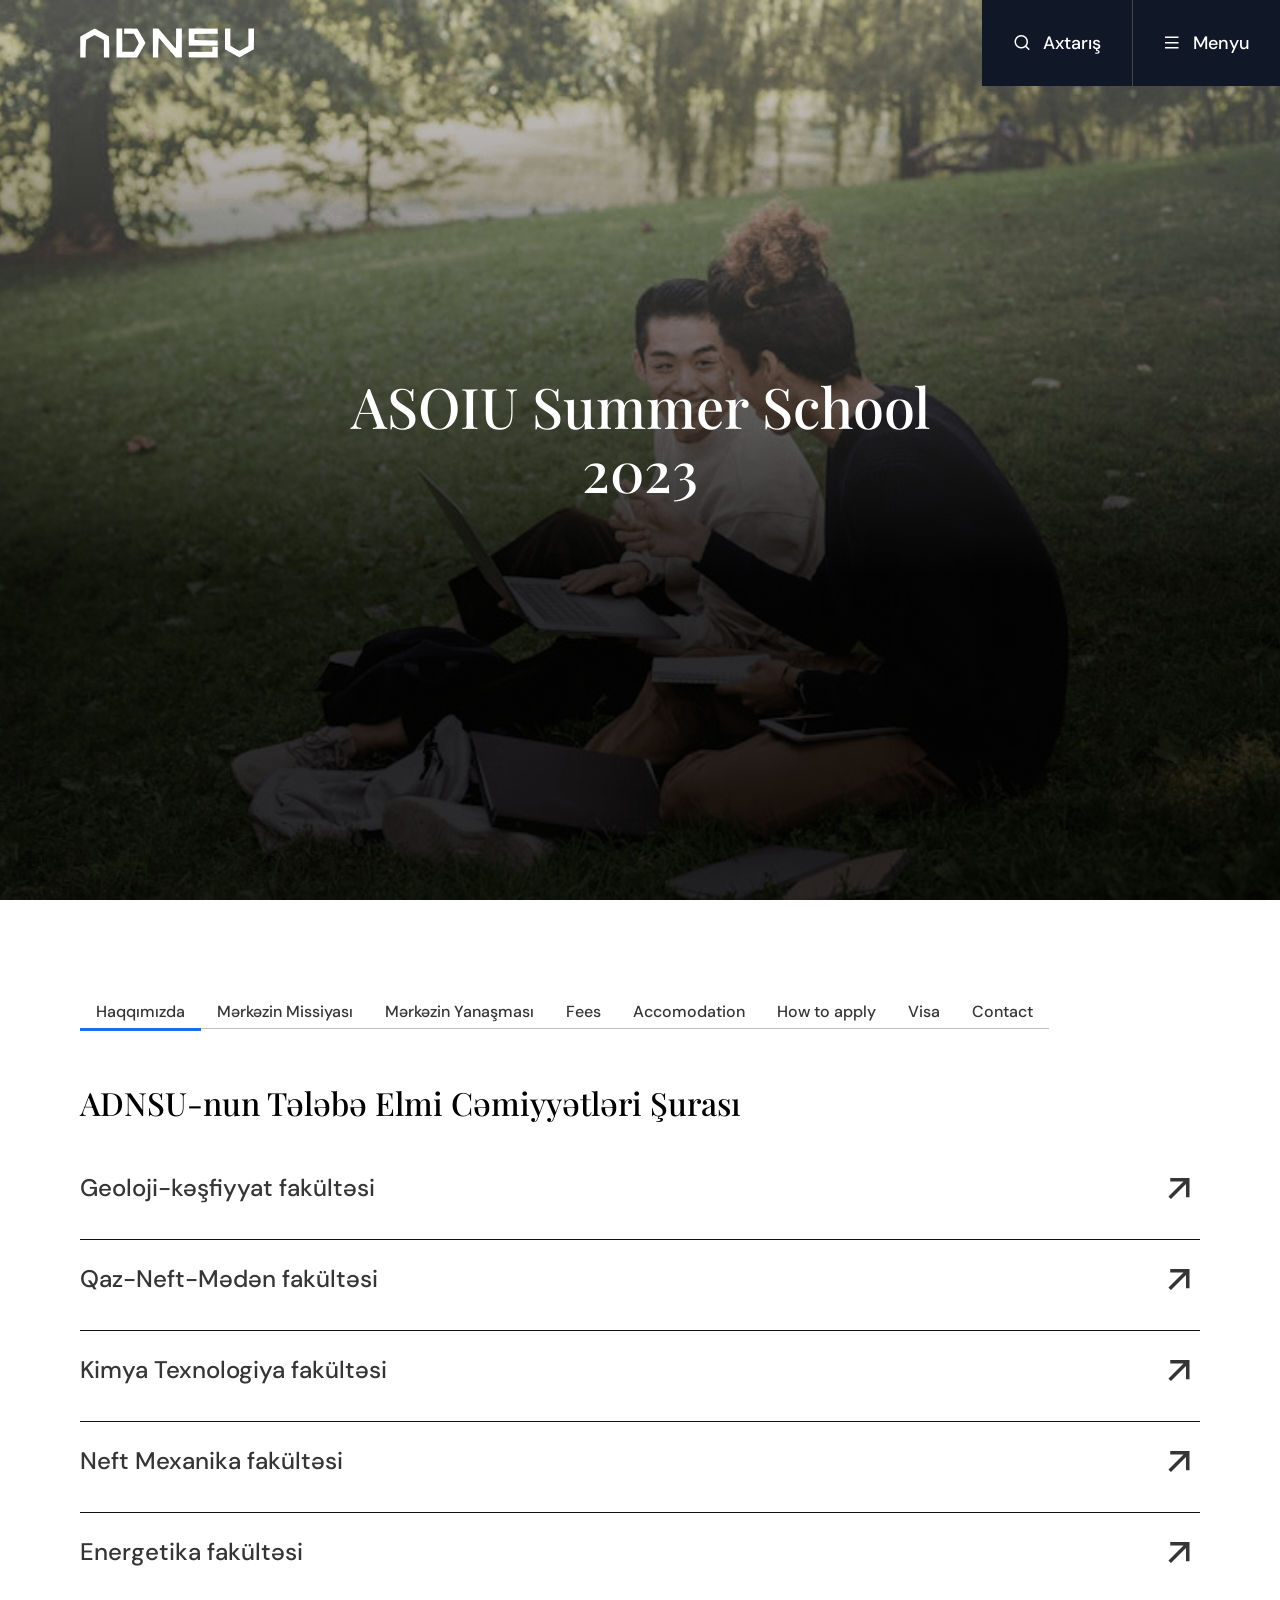
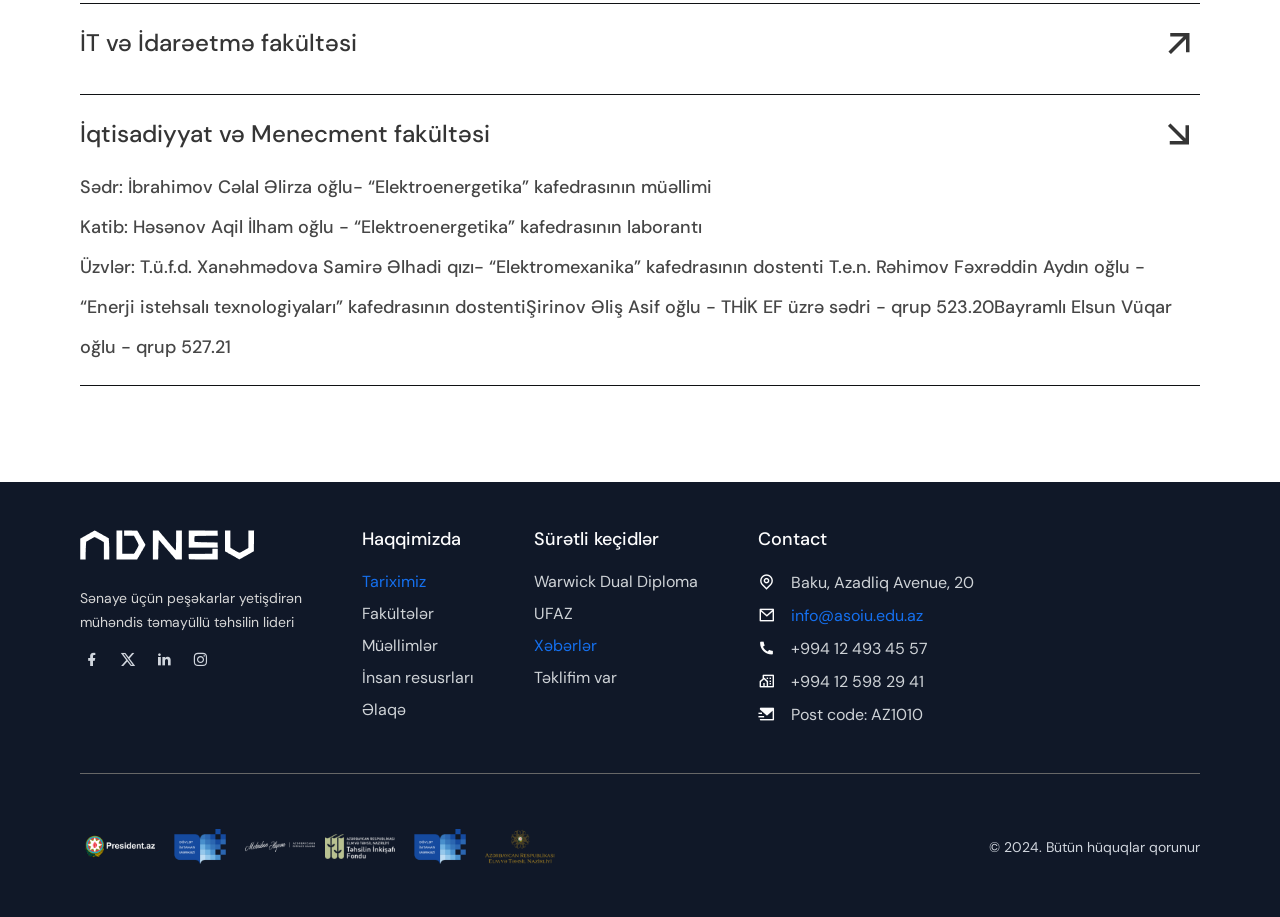
<file: asoiu_summer_school_academic_program.html>
<!DOCTYPE html>
<html lang="en">

<head>
    <meta charset="UTF-8">
    <meta name="viewport" content="width=device-width, initial-scale=1.0">
    <title>ASOIU - ASOIU Summer School Academic Program Page</title>
    <link rel="shortcut icon" href="assets/img/favicon.ico" type="image/x-icon">
    <link rel="stylesheet" href="assets/plugins/wow@1.1.3/animate.min.css">
    <link rel="stylesheet" href="assets/plugins/owlcarousel@2.3.4/assets/owl.carousel.min.css">
    <link rel="stylesheet" href="assets/plugins/fancybox@5.0.36/fancybox.min.css">
    <link rel="stylesheet" href="assets/plugins/bootstrap@5.3.3/bootstrap.min.css">
    <link rel="stylesheet" href="assets/plugins/swiper@11.1.4/swiper-bundle.min.css">
    <link rel="stylesheet" href="assets/css/reset.css">
    <link rel="stylesheet" href="assets/css/main.css">
</head>

<body>
    <header class="header" style="background-image: url('assets/img/header/14.png');">
        <nav class="header__navbar">
            <figure class="navbar__logo">
                <a class="navbar__logo-link" href="#">
                    <img class="navbar__logo-img" src="assets/img/logo.png" alt="Logo">
                </a>
            </figure>
            <div class="navbar__navigation">
                <div class="navbar__search">
                    <button class="navbar__search-btn" id="navbar_search_btn">
                        <i class="ri-search-line"></i>
                        <span class="navbar__search-btn-name">Axtarış</span>
                    </button>
                    <form class="navbar__search-input-container" id="navbar_search_input_container">
                        <input class="navbar__search-input" type="text" name="navbar_search" placeholder="Axtarış...">
                        <i class="ri-search-line"></i>
                        <i class="ri-close-circle-line" id="navbar_search_close_btn"></i>
                    </form>
                </div>
                <div class="navbar__burger">
                    <button class="navbar__burger-btn" id="navbar_burger_btn">
                        <i class="ri-menu-fill"></i>
                        <span class="navbar__burger-btn-name">Menyu</span>
                    </button>
                </div>
            </div>
            <div class="navbar__menu" id="navbar_menu">
                <div class="menu__heading">
                    <div class="menu__logo">
                        <img class="menu__logo-img" src="assets/img/logo.png" alt="Logo">
                    </div>
                    <button class="menu__close-btn" id="navbar_menu_close_btn">
                        <span class="menu__close-btn-name">Çıxış</span>
                        <i class="ri-close-large-line"></i>
                    </button>
                </div>
                <div class="menu__container">
                    <div class="menu" id="menu">
                        <ul class="menu__list">
                            <li class="menu__item">
                                <a class="menu__link active" href="#" data-dropdown-observed="adnsu">
                                    ADNSU
                                </a>
                                <i class="ri-arrow-right-s-line"></i>
                            </li>
                            <li class="menu__item">
                                <a class="menu__link" href="#" data-dropdown-observed="struktur">
                                    Struktur
                                </a>
                                <i class="ri-arrow-right-s-line"></i>
                            </li>
                            <li class="menu__item">
                                <a class="menu__link" href="#">
                                    Akademik Fəaliyyət
                                </a>
                            </li>
                            <li class="menu__item">
                                <a class="menu__link" href="#">
                                    Xidmətlər
                                </a>
                            </li>
                            <li class="menu__item">
                                <a class="menu__link" href="#">
                                    Tələbə
                                </a>
                            </li>
                            <li class="menu__item">
                                <a class="menu__link" href="#">
                                    Example 1
                                </a>
                            </li>
                            <li class="menu__item">
                                <a class="menu__link" href="#">
                                    Example 2
                                </a>
                            </li>
                            <li class="menu__item">
                                <a class="menu__link" href="#">
                                    Example 3
                                </a>
                            </li>
                        </ul>
                    </div>
                    <div class="menu menu__dropdown" id="adnsu">
                        <ul class="menu__dropdown-list">
                            <li class="menu__dropdown-item">
                                <a class="menu__dropdown-link" href="#" data-dropdown-observed="example">
                                    Haqqımızda
                                </a>
                                <i class="ri-arrow-right-s-line"></i>
                            </li>
                            <li class="menu__dropdown-item">
                                <a class="menu__dropdown-link" href="#">
                                    Tariximiz
                                </a>
                            </li>
                            <li class="menu__dropdown-item">
                                <a class="menu__dropdown-link" href="#">
                                    Rəsmi sənədlər
                                </a>
                            </li>
                            <li class="menu__dropdown-item">
                                <a class="menu__dropdown-link" href="#">
                                    Keyfiyyət təminatı
                                </a>
                            </li>
                            <li class="menu__dropdown-item">
                                <a class="menu__dropdown-link" href="#">
                                    İdarə heyəti
                                </a>
                            </li>
                            <li class="menu__dropdown-item">
                                <a class="menu__dropdown-link" href="#">
                                    Administrasiya
                                </a>
                            </li>
                            <li class="menu__dropdown-item">
                                <a class="menu__dropdown-link" href="#">
                                    Mərkəzlər
                                </a>
                            </li>
                        </ul>
                    </div>
                    <div class="menu menu__dropdown" id="struktur">
                        <ul class="menu__dropdown-list">
                            <li class="menu__dropdown-item">
                                <a class="menu__dropdown-link" href="#">
                                    Beynəlxalq əlaqələr şöbəsi
                                </a>
                            </li>
                            <li class="menu__dropdown-item">
                                <a class="menu__dropdown-link" href="#">
                                    İctimaiyyətlə Əlaqələr və MarketinqDepartamenti
                                </a>
                            </li>
                            <li class="menu__dropdown-item">
                                <a class="menu__dropdown-link" href="#">
                                    Tədris-metodika şöbəsi
                                </a>
                            </li>
                            <li class="menu__dropdown-item">
                                <a class="menu__dropdown-link" href="#">
                                    Mühasibatlıq
                                </a>
                            </li>
                            <li class="menu__dropdown-item">
                                <a class="menu__dropdown-link" href="#">
                                    Kadrlar şöbəsi
                                </a>
                            </li>
                        </ul>
                    </div>
                    <div class="menu menu__dropdown" id="example">
                        <ul class="menu__dropdown-list">
                            <li class="menu__dropdown-item">
                                <a class="menu__dropdown-link" href="#">
                                    Example 1
                                </a>
                            </li>
                            <li class="menu__dropdown-item">
                                <a class="menu__dropdown-link" href="#">
                                    Example 2
                                </a>
                            </li>
                        </ul>
                    </div>
                </div>
                <div class="menu__quick-links">
                    <div class="quick-links__heading">
                        <span class="quick-links__title">Quick Links</span>
                        <i class="ri-arrow-right-line"></i>
                    </div>
                    <div class="quick-links__links">
                        <a class="quick-links__link" href="#">Warwick Dual Diploma</a>
                        <a class="quick-links__link" href="#">UFAZ</a>
                        <a class="quick-links__link" href="#">News</a>
                        <a class="quick-links__link" href="#">I have an idea</a>
                        <a class="quick-links__link" href="#">Contact us</a>
                    </div>
                </div>
                <div class="menu-mobile__container">
                    <ul class="menu-mobile__list">
                        <li class="menu-mobile__item">
                            <a class="menu-mobile__link" href="#">
                                <span class="menu-mobile__link-name">ADNSU</span>
                                <i class="ri-arrow-down-s-line"></i>
                            </a>
                            <ul class="menu-mobile__dropdown-list">
                                <li class="menu-mobile__item">
                                    <a class="menu-mobile__link" href="#">
                                        <span class="menu-mobile__link-name">Haqqımızda</span>
                                    </a>
                                </li>
                                <li class="menu-mobile__item">
                                    <a class="menu-mobile__link" href="#">
                                        <span class="menu-mobile__link-name">Tariximiz</span>
                                    </a>
                                </li>
                                <li class="menu-mobile__item">
                                    <a class="menu-mobile__link" href="#">
                                        <span class="menu-mobile__link-name">Rəsmi sənədlər</span>
                                    </a>
                                </li>
                                <li class="menu-mobile__item">
                                    <a class="menu-mobile__link" href="#">
                                        <span class="menu-mobile__link-name">Keyfiyyət təminatı</span>
                                    </a>
                                </li>
                                <li class="menu-mobile__item">
                                    <a class="menu-mobile__link" href="#">
                                        <span class="menu-mobile__link-name">İdarə heyəti</span>
                                    </a>
                                </li>
                                <li class="menu-mobile__item">
                                    <a class="menu-mobile__link" href="#">
                                        <span class="menu-mobile__link-name">Administrasiya</span>
                                    </a>
                                </li>
                                <li class="menu-mobile__item">
                                    <a class="menu-mobile__link" href="#">
                                        <span class="menu-mobile__link-name">Mərkəzlər</span>
                                    </a>
                                </li>
                            </ul>
                        </li>
                        <li class="menu-mobile__item">
                            <a class="menu-mobile__link" href="#">
                                <span class="menu-mobile__link-name">Struktur</span>
                                <i class="ri-arrow-down-s-line"></i>
                            </a>
                            <ul class="menu-mobile__dropdown-list">
                                <li class="menu-mobile__item">
                                    <a class="menu-mobile__link" href="#">
                                        <span class="menu-mobile__link-name">Beynəlxalq əlaqələr şöbəsi</span>
                                    </a>
                                </li>
                                <li class="menu-mobile__item">
                                    <a class="menu-mobile__link" href="#">
                                        <span class="menu-mobile__link-name">İctimaiyyətlə Əlaqələr və Marketinq
                                            Departamenti</span>
                                    </a>
                                </li>
                                <li class="menu-mobile__item">
                                    <a class="menu-mobile__link" href="#">
                                        <span class="menu-mobile__link-name">Tədris-metodika şöbəsi</span>
                                    </a>
                                </li>
                                <li class="menu-mobile__item">
                                    <a class="menu-mobile__link" href="#">
                                        <span class="menu-mobile__link-name">Mühasibatlıq</span>
                                    </a>
                                </li>
                                <li class="menu-mobile__item">
                                    <a class="menu-mobile__link" href="#">
                                        <span class="menu-mobile__link-name">Kadrlar şöbəsi</span>
                                    </a>
                                </li>
                            </ul>
                        </li>
                        <li class="menu-mobile__item">
                            <a class="menu-mobile__link" href="#">
                                <span class="menu-mobile__link-name">Akademik Fəaliyyət</span>
                            </a>
                        </li>
                        <li class="menu-mobile__item">
                            <a class="menu-mobile__link" href="#">
                                <span class="menu-mobile__link-name">Xidmətlər</span>
                            </a>
                        </li>
                        <li class="menu-mobile__item">
                            <a class="menu-mobile__link" href="#">
                                <span class="menu-mobile__link-name">Tələbə</span>
                            </a>
                        </li>
                    </ul>
                </div>
            </div>
        </nav>
        <div class="header__heading">
            <h1 class="header__heading-title">
                ASOIU Summer School 2023
            </h1>
        </div>
    </header>
    <main class="main">
        <section class="section">
            <div class="digital__development wow animate__animated animate__slideInDown" data-wow-offset="100">
                <div class="digital__development-transition">
                    <a class="digital__development-transition-links active" href="#">Haqqımızda</a>
                    <a class="digital__development-transition-links" href="#">Mərkəzin Missiyası</a>
                    <a class="digital__development-transition-links" href="#">Mərkəzin Yanaşması</a>
                    <a class="digital__development-transition-links" href="#">Fees</a>
                    <a class="digital__development-transition-links" href="#">Accomodation</a>
                    <a class="digital__development-transition-links" href="#">How to apply</a>
                    <a class="digital__development-transition-links" href="#">Visa</a>
                    <a class="digital__development-transition-links" href="#">Contact</a>
                </div>
            </div>
            <section class="summer__school-academic wow animate__animated animate__slideInLeft" data-wow-offset="100">
                <div class="summer__school-academic-heading">
                    <h1 class="summer__school-academic-heading-title">
                        ADNSU-nun Tələbə Elmi Cəmiyyətləri Şurası
                    </h1>
                </div>
            </section>
            <section class="faq__list wow animate__animated animate__slideInRight" data-wow-offset="100">
                <article class="faq__item ">
                    <div class="faq__question">
                        <span class="faq__question-text">
                            Geoloji-kəşfiyyat fakültəsi
                        </span>
                        <i class="ri-arrow-right-up-line"></i>
                    </div>
                    <div class="faq__answer">
                        <span class="faq__answer-text">
                            Answer for "Geoloji-kəşfiyyat fakültəsi" question
                        </span>
                    </div>
                </article>
                <article class="faq__item">
                    <div class="faq__question">
                        <span class="faq__question-text">
                            Qaz-Neft-Mədən fakültəsi
                        </span>
                        <i class="ri-arrow-right-up-line"></i>
                    </div>
                    <div class="faq__answer">
                        <span class="faq__answer-text">
                            Answer for "Qaz-Neft-Mədən fakültəsi" question
                        </span>
                    </div>
                </article>
                <article class="faq__item">
                    <div class="faq__question">
                        <span class="faq__question-text">
                            Kimya Texnologiya fakültəsi
                        </span>
                        <i class="ri-arrow-right-up-line"></i>
                    </div>
                    <div class="faq__answer">
                        <span class="faq__answer-text">
                            Answer for "Kimya Texnologiya fakültəsi" question
                        </span>
                    </div>
                </article>
                <article class="faq__item">
                    <div class="faq__question">
                        <span class="faq__question-text">
                            Neft Mexanika fakültəsi
                        </span>
                        <i class="ri-arrow-right-up-line"></i>
                    </div>
                    <div class="faq__answer">
                        <span class="faq__answer-text">
                            Answer for "Neft Mexanika fakültəsi" question
                        </span>
                    </div>
                </article>
                <article class="faq__item">
                    <div class="faq__question">
                        <span class="faq__question-text">
                            Energetika fakültəsi
                        </span>
                        <i class="ri-arrow-right-up-line"></i>
                    </div>
                    <div class="faq__answer">
                        <span class="faq__answer-text">
                            Answer for "Energetika fakültəsi" question
                        </span>
                    </div>
                </article>
                <article class="faq__item">
                    <div class="faq__question">
                        <span class="faq__question-text">
                            İT və İdarəetmə fakültəsi
                        </span>
                        <i class="ri-arrow-right-up-line"></i>
                    </div>
                    <div class="faq__answer">
                        <span class="faq__answer-text">
                            Answer for "İT və İdarəetmə fakültəsi" question
                        </span>
                    </div>
                </article>
                <article class="faq__item active">
                    <div class="faq__question">
                        <span class="faq__question-text">
                            İqtisadiyyat və Menecment fakültəsi
                        </span>
                        <i class="ri-arrow-right-up-line"></i>
                    </div>
                    <div class="faq__answer">
                        <div class="faq__answer-text">
                            <ul>
                                <li>
                                    Sədr: İbrahimov Cəlal Əlirza oğlu- “Elektroenergetika” kafedrasının müəllimi
                                </li>
                                <li>
                                    Katib: Həsənov Aqil İlham oğlu -
                                    “Elektroenergetika” kafedrasının laborantı
                                </li>
                                <li>
                                    Üzvlər: T.ü.f.d. Xanəhmədova Samirə Əlhadi qızı-
                                    “Elektromexanika” kafedrasının dostenti T.e.n. Rəhimov Fəxrəddin Aydın oğlu -
                                    “Enerji istehsalı texnologiyaları” kafedrasının dostentiŞirinov Əliş Asif oğlu -
                                    THİK EF üzrə sədri - qrup 523.20Bayramlı Elsun Vüqar oğlu - qrup 527.21
                                </li>
                            </ul>
                        </div>
                    </div>
                </article>
            </section>
        </section>
    </main>
    <footer class="footer">
        <section class="section">
            <div class="footer__grid-layout">
                <div class="footer__section">
                    <div class="footer__section-logo">
                        <a class="footer__section-logo-link" href="#">
                            <img class="footer__section-logo-img" src="assets/img/logo.png" alt="Logo">
                        </a>
                    </div>
                    <div class="footer__section-about">
                        <p class="footer__section-about-text">
                            Sənaye üçün peşəkarlar yetişdirən mühəndis təmayüllü təhsilin lideri
                        </p>
                    </div>
                    <div class="footer__section-icon">
                        <a class="footer__section-icon-link" href="#">
                            <i class="ri-facebook-fill"></i>
                        </a>
                        <a class="footer__section-icon-link" href="#">
                            <i class="ri-twitter-x-fill"></i>
                        </a>
                        <a class="footer__section-icon-link" href="#">
                            <i class="ri-linkedin-fill"></i>
                        </a>
                        <a class="footer__section-icon-link" href="#">
                            <i class="ri-instagram-line"></i>
                        </a>
                    </div>
                </div>
                <div class="footer__section">
                    <nav class="footer__nav">
                        <div class="footer__nav-section">
                            <h1 class="footer__nav-section-title">Haqqimizda</h1>
                        </div>
                        <ul class="footer__nav-list">
                            <li class="footer__nav-item">
                                <a class="footer__nav-link active" href="#">Tariximiz</a>
                            </li>
                            <li class="footer__nav-item">
                                <a class="footer__nav-link" href="#">Fakültələr</a>
                            </li>
                            <li class="footer__nav-item">
                                <a class="footer__nav-link" href="#">Müəllimlər</a>
                            </li>
                            <li class="footer__nav-item">
                                <a class="footer__nav-link" href="#">İnsan resusrları</a>
                            </li>
                            <li class="footer__nav-item">
                                <a class="footer__nav-link" href="#">Əlaqə</a>
                            </li>
                        </ul>
                    </nav>
                </div>
                <div class="footer__section">
                    <nav class="footer__nav">
                        <div class="footer__nav-section">
                            <h1 class="footer__nav-section-title">Sürətli keçidlər</h1>
                        </div>
                        <ul class="footer__nav-list">
                            <li class="footer__nav-item">
                                <a class="footer__nav-link" href="#">Warwick Dual Diploma</a>
                            </li>
                            <li class="footer__nav-item">
                                <a class="footer__nav-link" href="#">UFAZ</a>
                            </li>
                            <li class="footer__nav-item ">
                                <a class="footer__nav-link active" href="#">Xəbərlər</a>
                            </li>
                            <li class="footer__nav-item">
                                <a class="footer__nav-link" href="#">Təklifim var</a>
                            </li>
                        </ul>
                    </nav>
                </div>
                <div class="footer__section">
                    <nav class="footer__nav">
                        <div class="footer__nav-section">
                            <h1 class="footer__nav-section-title">Contact</h1>
                        </div>
                        <ul class="footer__nav-list">
                            <li class="footer__nav-item">
                                <a class="footer__nav-link" href="#">
                                    <i class="ri-map-pin-line"></i>
                                    <span class="footer__nav-link-name">Baku, Azadliq Avenue, 20</span>
                                </a>
                            </li>
                            <li class="footer__nav-item">
                                <a class="footer__nav-link active" href="#">
                                    <i class="ri-mail-line"></i>
                                    <span class="footer__nav-link-name">info@asoiu.edu.az</span>
                                </a>
                            </li>
                            <li class="footer__nav-item">
                                <a class="footer__nav-link" href="#">
                                    <i class="ri-phone-fill"></i>
                                    <span class="footer__nav-link-name">+994 12 493 45 57</span>
                                </a>
                            </li>
                            <li class="footer__nav-item">
                                <a class="footer__nav-link" href="#">
                                    <i class="ri-community-line"></i>
                                    <span class="footer__nav-link-name">+994 12 598 29 41</span>
                                </a>
                            </li>
                            <li class="footer__nav-item">
                                <a class="footer__nav-link" href="#">
                                    <i class="ri-mail-send-fill"></i>
                                    <span class="footer__nav-link-name">Post code: AZ1010</span>
                                </a>
                            </li>
                        </ul>
                    </nav>
                </div>
            </div>
        </section>
        <section class="section py-0">
            <div class="footer__separator"></div>
        </section>
        <section class="section">
            <div class="footer__copyright">
                <div class="footer__partners">
                    <div class="partner__logo">
                        <a class="partner__link" href="#">
                            <img class="partner__logo-img" src="assets/img/partners/1.png" alt="Partner Logo">
                        </a>
                    </div>
                    <div class="partner__logo">
                        <a class="partner__link" href="#">
                            <img class="partner__logo-img" src="assets/img/partners/2.png" alt="Partner Logo">
                        </a>
                    </div>
                    <div class="partner__logo">
                        <a class="partner__link" href="#">
                            <img class="partner__logo-img" src="assets/img/partners/3.png" alt="Partner Logo">
                        </a>
                    </div>
                    <div class="partner__logo">
                        <a class="partner__link" href="#">
                            <img class="partner__logo-img" src="assets/img/partners/4.png" alt="Partner Logo">
                        </a>
                    </div>
                    <div class="partner__logo">
                        <a class="partner__link" href="#">
                            <img class="partner__logo-img" src="assets/img/partners/2.png" alt="Partner Logo">
                        </a>
                    </div>
                    <div class="partner__logo">
                        <a class="partner__link" href="#">
                            <img class="partner__logo-img" src="assets/img/partners/5.png" alt="Partner Logo">
                        </a>
                    </div>
                </div>
                <div class="footer__copyright-data">
                    <p class="footer__copyright-text">&copy; 2024. Bütün hüquqlar qorunur</p>
                </div>
            </div>
        </section>
    </footer>
    <script src="assets/plugins/jquery@3.7.1/jquery.min.js"></script>
    <script src="assets/plugins/jqueryui@1.14.0/jquery-ui.min.js"></script>
    <script src="assets/plugins/wow@1.1.3/wow.min.js"></script>
    <script src="assets/plugins/owlcarousel@2.3.4/owl.carousel.min.js"></script>
    <script src="assets/plugins/fancybox@5.0.36/fancybox.umd.min.js"></script>
    <script src="assets/plugins/bootstrap@5.3.3/bootstrap.bundle.min.js"></script>
    <script src="assets/plugins/swiper@11.1.4/swiper-bundle.min.js"></script>
    <script defer src="assets/js/main.js"></script>
</body>

</html>
</file>
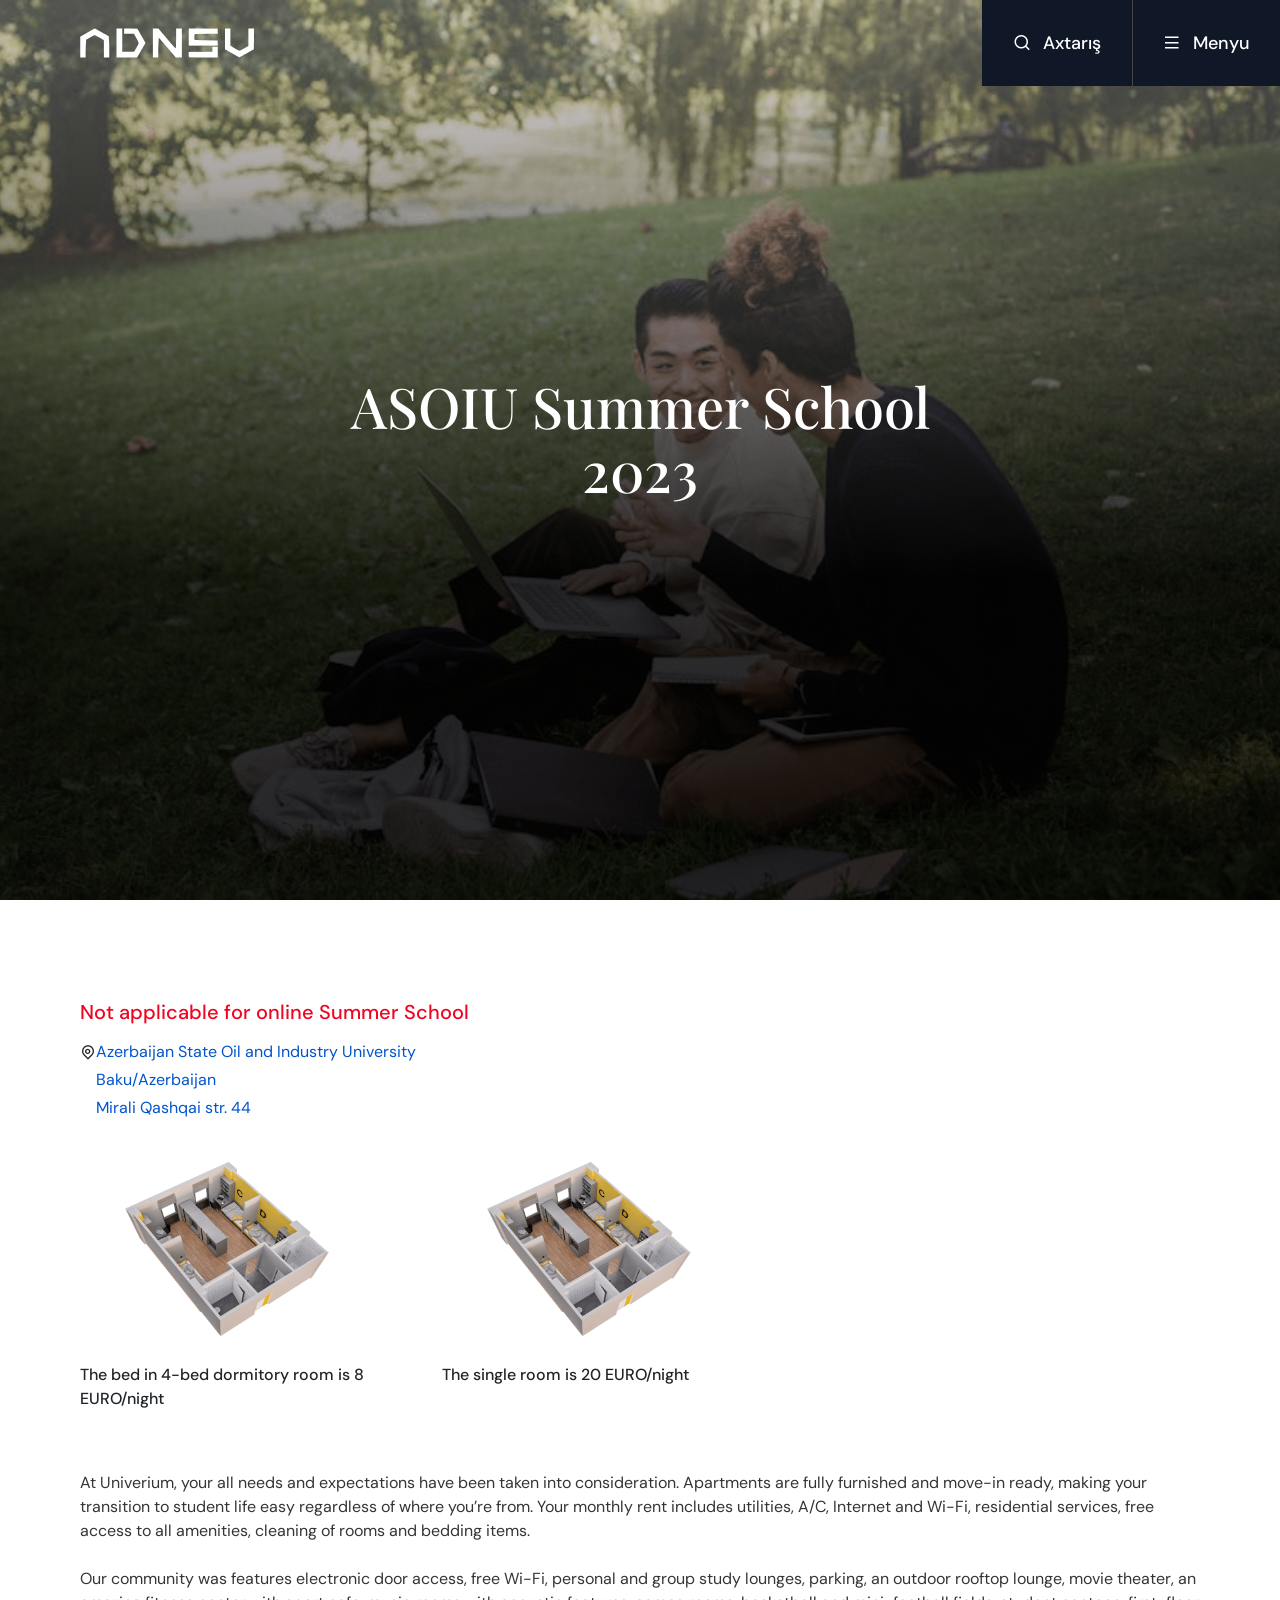
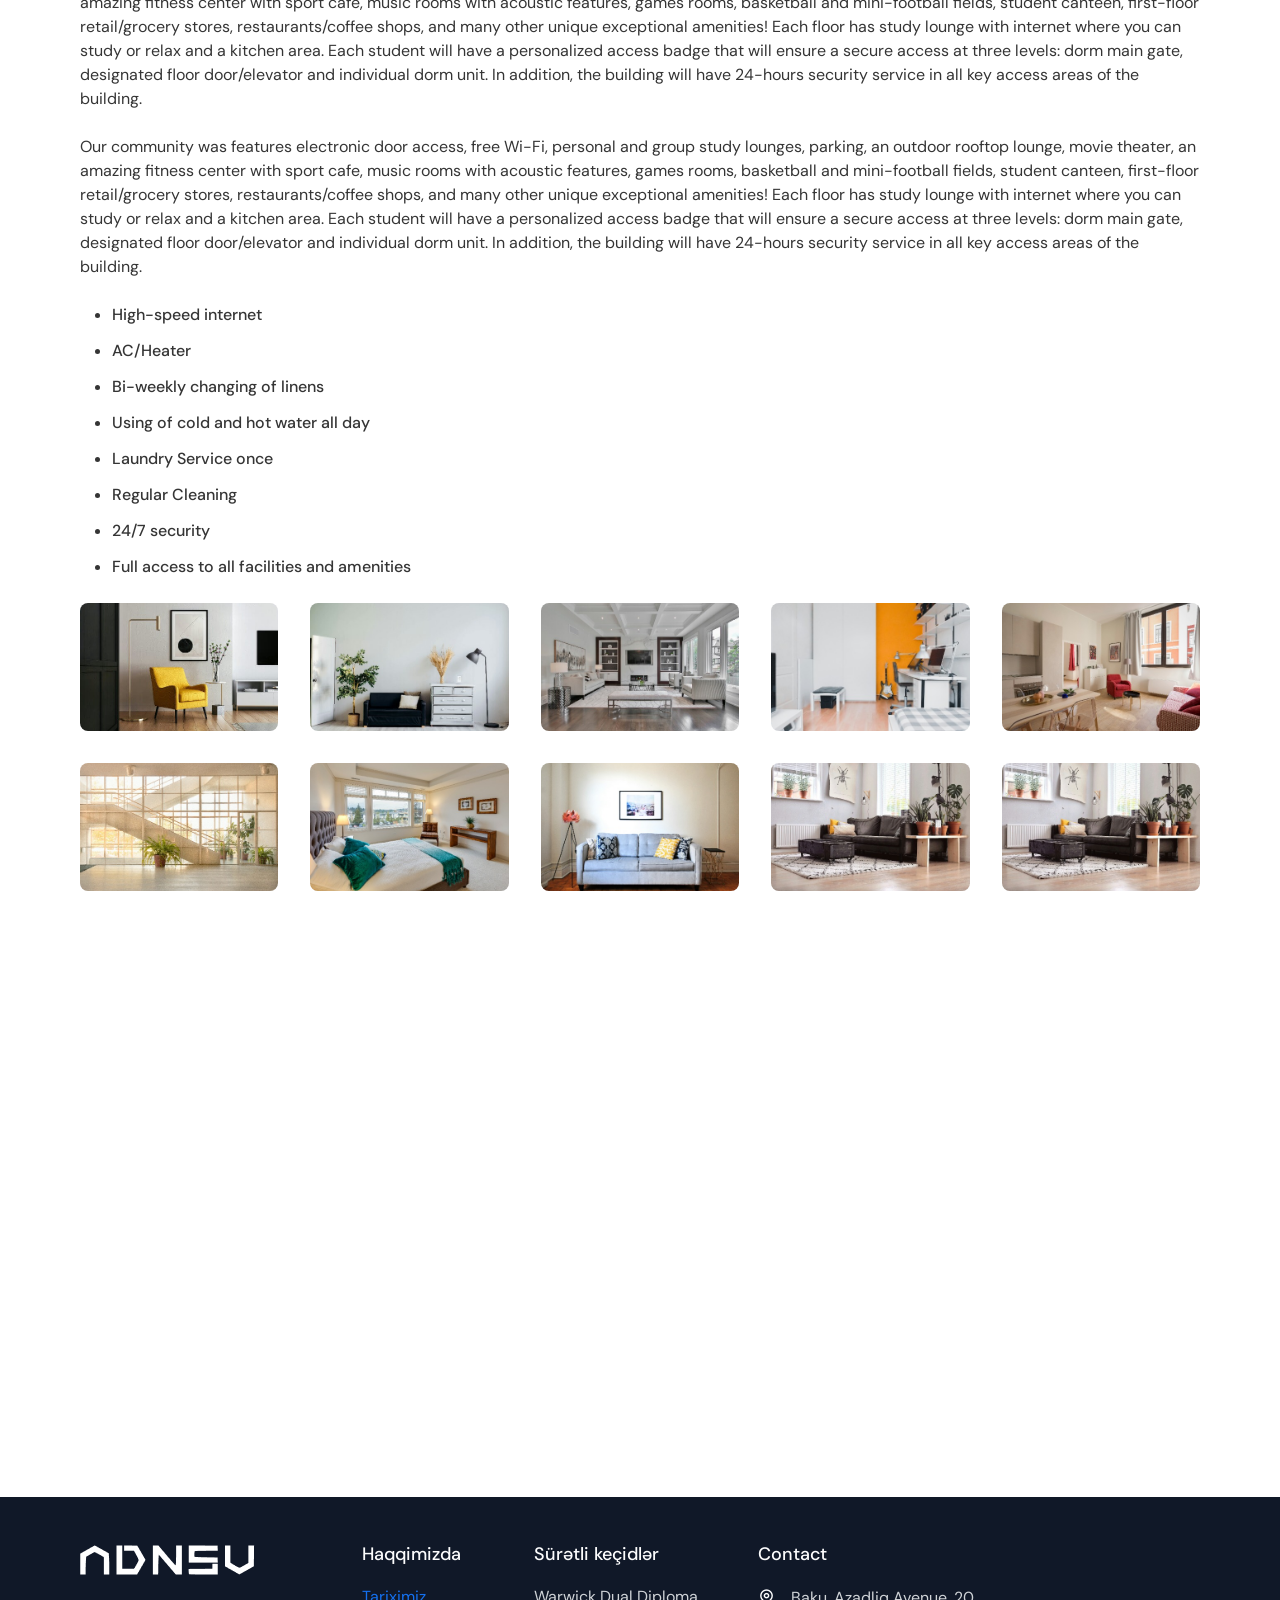
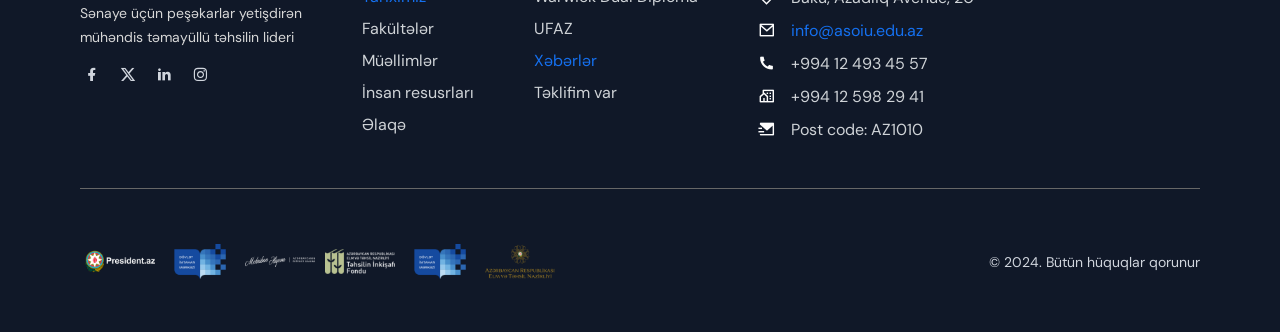
<file: asoiu_summer_school_accomodation.html>
<!DOCTYPE html>
<html lang="en">

<head>
    <meta charset="UTF-8">
    <meta name="viewport" content="width=device-width, initial-scale=1.0">
    <title>ASOIU - ASOIU Summer School Accomodation Page</title>
    <link rel="shortcut icon" href="assets/img/favicon.ico" type="image/x-icon">
    <link rel="stylesheet" href="assets/plugins/wow@1.1.3/animate.min.css">
    <link rel="stylesheet" href="assets/plugins/owlcarousel@2.3.4/assets/owl.carousel.min.css">
    <link rel="stylesheet" href="assets/plugins/fancybox@5.0.36/fancybox.min.css">
    <link rel="stylesheet" href="assets/plugins/bootstrap@5.3.3/bootstrap.min.css">
    <link rel="stylesheet" href="assets/plugins/swiper@11.1.4/swiper-bundle.min.css">
    <link rel="stylesheet" href="assets/css/reset.css">
    <link rel="stylesheet" href="assets/css/main.css">
</head>

<body>
    <header class="header" style="background-image: url('assets/img/header/14.png');">
        <nav class="header__navbar">
            <figure class="navbar__logo">
                <a class="navbar__logo-link" href="#">
                    <img class="navbar__logo-img" src="assets/img/logo.png" alt="Logo">
                </a>
            </figure>
            <div class="navbar__navigation">
                <div class="navbar__search">
                    <button class="navbar__search-btn" id="navbar_search_btn">
                        <i class="ri-search-line"></i>
                        <span class="navbar__search-btn-name">Axtarış</span>
                    </button>
                    <form class="navbar__search-input-container" id="navbar_search_input_container">
                        <input class="navbar__search-input" type="text" name="navbar_search" placeholder="Axtarış...">
                        <i class="ri-search-line"></i>
                        <i class="ri-close-circle-line" id="navbar_search_close_btn"></i>
                    </form>
                </div>
                <div class="navbar__burger">
                    <button class="navbar__burger-btn" id="navbar_burger_btn">
                        <i class="ri-menu-fill"></i>
                        <span class="navbar__burger-btn-name">Menyu</span>
                    </button>
                </div>
            </div>
            <div class="navbar__menu" id="navbar_menu">
                <div class="menu__heading">
                    <div class="menu__logo">
                        <img class="menu__logo-img" src="assets/img/logo.png" alt="Logo">
                    </div>
                    <button class="menu__close-btn" id="navbar_menu_close_btn">
                        <span class="menu__close-btn-name">Çıxış</span>
                        <i class="ri-close-large-line"></i>
                    </button>
                </div>
                <div class="menu__container">
                    <div class="menu" id="menu">
                        <ul class="menu__list">
                            <li class="menu__item">
                                <a class="menu__link active" href="#" data-dropdown-observed="adnsu">
                                    ADNSU
                                </a>
                                <i class="ri-arrow-right-s-line"></i>
                            </li>
                            <li class="menu__item">
                                <a class="menu__link" href="#" data-dropdown-observed="struktur">
                                    Struktur
                                </a>
                                <i class="ri-arrow-right-s-line"></i>
                            </li>
                            <li class="menu__item">
                                <a class="menu__link" href="#">
                                    Akademik Fəaliyyət
                                </a>
                            </li>
                            <li class="menu__item">
                                <a class="menu__link" href="#">
                                    Xidmətlər
                                </a>
                            </li>
                            <li class="menu__item">
                                <a class="menu__link" href="#">
                                    Tələbə
                                </a>
                            </li>
                            <li class="menu__item">
                                <a class="menu__link" href="#">
                                    Example 1
                                </a>
                            </li>
                            <li class="menu__item">
                                <a class="menu__link" href="#">
                                    Example 2
                                </a>
                            </li>
                            <li class="menu__item">
                                <a class="menu__link" href="#">
                                    Example 3
                                </a>
                            </li>
                        </ul>
                    </div>
                    <div class="menu menu__dropdown" id="adnsu">
                        <ul class="menu__dropdown-list">
                            <li class="menu__dropdown-item">
                                <a class="menu__dropdown-link" href="#" data-dropdown-observed="example">
                                    Haqqımızda
                                </a>
                                <i class="ri-arrow-right-s-line"></i>
                            </li>
                            <li class="menu__dropdown-item">
                                <a class="menu__dropdown-link" href="#">
                                    Tariximiz
                                </a>
                            </li>
                            <li class="menu__dropdown-item">
                                <a class="menu__dropdown-link" href="#">
                                    Rəsmi sənədlər
                                </a>
                            </li>
                            <li class="menu__dropdown-item">
                                <a class="menu__dropdown-link" href="#">
                                    Keyfiyyət təminatı
                                </a>
                            </li>
                            <li class="menu__dropdown-item">
                                <a class="menu__dropdown-link" href="#">
                                    İdarə heyəti
                                </a>
                            </li>
                            <li class="menu__dropdown-item">
                                <a class="menu__dropdown-link" href="#">
                                    Administrasiya
                                </a>
                            </li>
                            <li class="menu__dropdown-item">
                                <a class="menu__dropdown-link" href="#">
                                    Mərkəzlər
                                </a>
                            </li>
                        </ul>
                    </div>
                    <div class="menu menu__dropdown" id="struktur">
                        <ul class="menu__dropdown-list">
                            <li class="menu__dropdown-item">
                                <a class="menu__dropdown-link" href="#">
                                    Beynəlxalq əlaqələr şöbəsi
                                </a>
                            </li>
                            <li class="menu__dropdown-item">
                                <a class="menu__dropdown-link" href="#">
                                    İctimaiyyətlə Əlaqələr və MarketinqDepartamenti
                                </a>
                            </li>
                            <li class="menu__dropdown-item">
                                <a class="menu__dropdown-link" href="#">
                                    Tədris-metodika şöbəsi
                                </a>
                            </li>
                            <li class="menu__dropdown-item">
                                <a class="menu__dropdown-link" href="#">
                                    Mühasibatlıq
                                </a>
                            </li>
                            <li class="menu__dropdown-item">
                                <a class="menu__dropdown-link" href="#">
                                    Kadrlar şöbəsi
                                </a>
                            </li>
                        </ul>
                    </div>
                    <div class="menu menu__dropdown" id="example">
                        <ul class="menu__dropdown-list">
                            <li class="menu__dropdown-item">
                                <a class="menu__dropdown-link" href="#">
                                    Example 1
                                </a>
                            </li>
                            <li class="menu__dropdown-item">
                                <a class="menu__dropdown-link" href="#">
                                    Example 2
                                </a>
                            </li>
                        </ul>
                    </div>
                </div>
                <div class="menu__quick-links">
                    <div class="quick-links__heading">
                        <span class="quick-links__title">Quick Links</span>
                        <i class="ri-arrow-right-line"></i>
                    </div>
                    <div class="quick-links__links">
                        <a class="quick-links__link" href="#">Warwick Dual Diploma</a>
                        <a class="quick-links__link" href="#">UFAZ</a>
                        <a class="quick-links__link" href="#">News</a>
                        <a class="quick-links__link" href="#">I have an idea</a>
                        <a class="quick-links__link" href="#">Contact us</a>
                    </div>
                </div>
                <div class="menu-mobile__container">
                    <ul class="menu-mobile__list">
                        <li class="menu-mobile__item">
                            <a class="menu-mobile__link" href="#">
                                <span class="menu-mobile__link-name">ADNSU</span>
                                <i class="ri-arrow-down-s-line"></i>
                            </a>
                            <ul class="menu-mobile__dropdown-list">
                                <li class="menu-mobile__item">
                                    <a class="menu-mobile__link" href="#">
                                        <span class="menu-mobile__link-name">Haqqımızda</span>
                                    </a>
                                </li>
                                <li class="menu-mobile__item">
                                    <a class="menu-mobile__link" href="#">
                                        <span class="menu-mobile__link-name">Tariximiz</span>
                                    </a>
                                </li>
                                <li class="menu-mobile__item">
                                    <a class="menu-mobile__link" href="#">
                                        <span class="menu-mobile__link-name">Rəsmi sənədlər</span>
                                    </a>
                                </li>
                                <li class="menu-mobile__item">
                                    <a class="menu-mobile__link" href="#">
                                        <span class="menu-mobile__link-name">Keyfiyyət təminatı</span>
                                    </a>
                                </li>
                                <li class="menu-mobile__item">
                                    <a class="menu-mobile__link" href="#">
                                        <span class="menu-mobile__link-name">İdarə heyəti</span>
                                    </a>
                                </li>
                                <li class="menu-mobile__item">
                                    <a class="menu-mobile__link" href="#">
                                        <span class="menu-mobile__link-name">Administrasiya</span>
                                    </a>
                                </li>
                                <li class="menu-mobile__item">
                                    <a class="menu-mobile__link" href="#">
                                        <span class="menu-mobile__link-name">Mərkəzlər</span>
                                    </a>
                                </li>
                            </ul>
                        </li>
                        <li class="menu-mobile__item">
                            <a class="menu-mobile__link" href="#">
                                <span class="menu-mobile__link-name">Struktur</span>
                                <i class="ri-arrow-down-s-line"></i>
                            </a>
                            <ul class="menu-mobile__dropdown-list">
                                <li class="menu-mobile__item">
                                    <a class="menu-mobile__link" href="#">
                                        <span class="menu-mobile__link-name">Beynəlxalq əlaqələr şöbəsi</span>
                                    </a>
                                </li>
                                <li class="menu-mobile__item">
                                    <a class="menu-mobile__link" href="#">
                                        <span class="menu-mobile__link-name">İctimaiyyətlə Əlaqələr və Marketinq
                                            Departamenti</span>
                                    </a>
                                </li>
                                <li class="menu-mobile__item">
                                    <a class="menu-mobile__link" href="#">
                                        <span class="menu-mobile__link-name">Tədris-metodika şöbəsi</span>
                                    </a>
                                </li>
                                <li class="menu-mobile__item">
                                    <a class="menu-mobile__link" href="#">
                                        <span class="menu-mobile__link-name">Mühasibatlıq</span>
                                    </a>
                                </li>
                                <li class="menu-mobile__item">
                                    <a class="menu-mobile__link" href="#">
                                        <span class="menu-mobile__link-name">Kadrlar şöbəsi</span>
                                    </a>
                                </li>
                            </ul>
                        </li>
                        <li class="menu-mobile__item">
                            <a class="menu-mobile__link" href="#">
                                <span class="menu-mobile__link-name">Akademik Fəaliyyət</span>
                            </a>
                        </li>
                        <li class="menu-mobile__item">
                            <a class="menu-mobile__link" href="#">
                                <span class="menu-mobile__link-name">Xidmətlər</span>
                            </a>
                        </li>
                        <li class="menu-mobile__item">
                            <a class="menu-mobile__link" href="#">
                                <span class="menu-mobile__link-name">Tələbə</span>
                            </a>
                        </li>
                    </ul>
                </div>
            </div>
        </nav>
        <div class="header__heading">
            <h1 class="header__heading-title">
                ASOIU Summer School 2023
            </h1>
        </div>
    </header>
    <main class="main">
        <section class="section wow animate__animated animate__slideInLeft" data-wow-offset="100">
            <article class="accomodation__heading">
                <h1 class="accomodation__heading-warning-info">Not applicable for online Summer School</h1>
                <div class="accomodation__heading-location">
                    <i class="ri-map-pin-line"></i>
                    <ul class="accomodation__heading-location-list">
                        <li class="accomodation__heading-location-item">
                            <a class="accomodation__heading-location-link" href="#">
                                Azerbaijan State Oil and Industry University
                            </a>
                        </li>
                        <li class="accomodation__heading-location-item">
                            <a class="accomodation__heading-location-link" href="#">
                                Baku/Azerbaijan
                            </a>
                        </li>
                        <li class="accomodation__heading-location-item">
                            <a class="accomodation__heading-location-link" href="#">
                                Mirali Qashqai str. 44
                            </a>
                        </li>
                    </ul>
                </div>
            </article>
            <article class="accomodation__content">
                <div class="campus__rooms">
                    <div class="campus__rooms-poster">

                        <a class="campus__rooms-poster-link" data-fancybox="accomodation_room"
                            data-src="assets/img/accomodation/12.png">
                            <img width="288px" height="178px" src="assets/img/accomodation/12.png"
                                alt="Bed-in-4 dormitory room" class="campus__rooms-poster-img">
                        </a>
                        <h1 class="campus__rooms-poster-title">The bed in 4-bed dormitory room is 8 EURO/night</h1>
                    </div>
                    <div class="campus__rooms-poster">
                        <a class="campus__rooms-poster-link" data-fancybox="accomodation_room"
                            data-src="assets/img/accomodation/12.png">
                            <img width="288px" height="178px" src="assets/img/accomodation/12.png"
                                alt="Bed-in-4 dormitory room" class="campus__rooms-poster-img">
                        </a>
                        <h1 class="campus__rooms-poster-title">The single room is 20 EURO/night</h1>
                    </div>
                </div>


                <p class="campus__about">
                    At Univerium, your all needs and expectations have been taken into consideration. Apartments are
                    fully
                    furnished and move-in ready, making your transition to student life easy regardless of where
                    you’re
                    from. Your monthly rent includes utilities, A/C, Internet and Wi-Fi, residential services, free
                    access
                    to all amenities, cleaning of rooms and bedding items.
                    <br><br>
                    Our community was features electronic door access, free Wi-Fi, personal and group study lounges,
                    parking, an outdoor rooftop lounge, movie theater, an amazing fitness center with sport cafe,
                    music
                    rooms with acoustic features, games rooms, basketball and mini-football fields, student canteen,
                    first-floor retail/grocery stores, restaurants/coffee shops, and many other unique exceptional
                    amenities! Each floor has study lounge with internet where you can study or relax and a kitchen
                    area.
                    Each student will have a personalized access badge that will ensure a secure access at three
                    levels:
                    dorm main gate, designated floor door/elevator and individual dorm unit. In addition, the
                    building
                    will
                    have 24-hours security service in all key access areas of the building.
                    <br><br>
                    Our community was features electronic door access, free Wi-Fi, personal and group study lounges,
                    parking, an outdoor rooftop lounge, movie theater, an amazing fitness center with sport cafe,
                    music
                    rooms with acoustic features, games rooms, basketball and mini-football fields, student canteen,
                    first-floor retail/grocery stores, restaurants/coffee shops, and many other unique exceptional
                    amenities! Each floor has study lounge with internet where you can study or relax and a kitchen
                    area.
                    Each student will have a personalized access badge that will ensure a secure access at three
                    levels:
                    dorm main gate, designated floor door/elevator and individual dorm unit. In addition, the
                    building
                    will
                    have 24-hours security service in all key access areas of the building.
                </p>


                <ul class="facility__list">
                    <li class="facility__item">High-speed internet</li>
                    <li class="facility__item">AC/Heater</li>
                    <li class="facility__item">Bi-weekly changing of linens</li>
                    <li class="facility__item">Using of cold and hot water all day</li>
                    <li class="facility__item">Laundry Service once</li>
                    <li class="facility__item">Regular Cleaning</li>
                    <li class="facility__item">24/7 security</li>
                    <li class="facility__item">Full access to all facilities and amenities</li>
                </ul>
            </article>

            <article class="campus__gallery">
                <div class="campus__gallery-images">
                    <a class="gallery__image-links" data-fancybox="gallery" href="assets/img/accomodation/1.jpg">
                        <img src="assets/img/accomodation/1.jpg" alt="Gallery Image 1" class="gallery__image">
                    </a>
                    <a class="gallery__image-links" data-fancybox="gallery" href="assets/img/accomodation/2.jpg">
                        <img src="assets/img/accomodation/2.jpg" alt="Gallery Image 2" class="gallery__image">
                    </a>
                    <a class="gallery__image-links" data-fancybox="gallery" href="assets/img/accomodation/3.jpg">
                        <img src="assets/img/accomodation/3.jpg" alt="Gallery Image 3" class="gallery__image">
                    </a>
                    <a class="gallery__image-links" data-fancybox="gallery" href="assets/img/accomodation/4.jpg">
                        <img src="assets/img/accomodation/4.jpg" alt="Gallery Image 4" class="gallery__image">
                    </a>
                    <a class="gallery__image-links" data-fancybox="gallery" href="assets/img/accomodation/5.jpg">
                        <img src="assets/img/accomodation/5.jpg" alt="Gallery Image 5" class="gallery__image">
                    </a>
                    <a class="gallery__image-links" data-fancybox="gallery" href="iassets/img/accomodation/7.jpg">
                        <img src="assets/img/accomodation/7.jpg" alt="Gallery Image 1" class="gallery__image">
                    </a>
                    <a class="gallery__image-links" data-fancybox="gallery" href="assets/img/accomodation/8.jpg">
                        <img src="assets/img/accomodation/8.jpg" alt="Gallery Image 2" class="gallery__image">
                    </a>
                    <a class="gallery__image-links" data-fancybox="gallery" href="assets/img/accomodation/9.jpg">
                        <img src="assets/img/accomodation/9.jpg" alt="Gallery Image 3" class="gallery__image">
                    </a>
                    <a class="gallery__image-links" data-fancybox="gallery" href="assets/img/accomodation/10.jpg">
                        <img src="assets/img/accomodation/10.jpg" alt="Gallery Image 4" class="gallery__image"></a>
                    <a class="gallery__image-links" data-fancybox="gallery" href="assets/img/accomodation/10.jpg">
                        <img src="assets/img/accomodation/10.jpg" alt="Gallery Image 5" class="gallery__image">
                    </a>
                </div>
            </article>
            <article class="campus__map">
                <iframe
                    src="https://www.google.com/maps/embed?pb=!1m18!1m12!1m3!1d3457.941144614563!2d49.84984484662379!3d40.37888740548903!2m3!1f0!2f0!3f0!3m2!1i1024!2i768!4f13.1!3m3!1m2!1s0x40307da7c3a641cf%3A0x53a5c1e7cc11c36f!2zQXrJmXJiYXljYW4gRMO2dmzJmXQgTmVmdCB2yZkgU8mZbmF5ZSBVbml2ZXJzaXRldGk!5e0!3m2!1saz!2saz!4v1726386568467!5m2!1saz!2saz"
                    width="100%" height="450" style="border-radius: 8px;" allowfullscreen="" loading="lazy"
                    referrerpolicy="no-referrer-when-downgrade"></iframe>
            </article>
        </section>
    </main>
    <footer class="footer">
        <section class="section">
            <div class="footer__grid-layout">
                <div class="footer__section">
                    <div class="footer__section-logo">
                        <a class="footer__section-logo-link" href="#">
                            <img class="footer__section-logo-img" src="assets/img/logo.png" alt="Logo">
                        </a>
                    </div>
                    <div class="footer__section-about">
                        <p class="footer__section-about-text">
                            Sənaye üçün peşəkarlar yetişdirən mühəndis təmayüllü təhsilin lideri
                        </p>
                    </div>
                    <div class="footer__section-icon">
                        <a class="footer__section-icon-link" href="#">
                            <i class="ri-facebook-fill"></i>
                        </a>
                        <a class="footer__section-icon-link" href="#">
                            <i class="ri-twitter-x-fill"></i>
                        </a>
                        <a class="footer__section-icon-link" href="#">
                            <i class="ri-linkedin-fill"></i>
                        </a>
                        <a class="footer__section-icon-link" href="#">
                            <i class="ri-instagram-line"></i>
                        </a>
                    </div>
                </div>
                <div class="footer__section">
                    <nav class="footer__nav">
                        <div class="footer__nav-section">
                            <h1 class="footer__nav-section-title">Haqqimizda</h1>
                        </div>
                        <ul class="footer__nav-list">
                            <li class="footer__nav-item">
                                <a class="footer__nav-link active" href="#">Tariximiz</a>
                            </li>
                            <li class="footer__nav-item">
                                <a class="footer__nav-link" href="#">Fakültələr</a>
                            </li>
                            <li class="footer__nav-item">
                                <a class="footer__nav-link" href="#">Müəllimlər</a>
                            </li>
                            <li class="footer__nav-item">
                                <a class="footer__nav-link" href="#">İnsan resusrları</a>
                            </li>
                            <li class="footer__nav-item">
                                <a class="footer__nav-link" href="#">Əlaqə</a>
                            </li>
                        </ul>
                    </nav>
                </div>
                <div class="footer__section">
                    <nav class="footer__nav">
                        <div class="footer__nav-section">
                            <h1 class="footer__nav-section-title">Sürətli keçidlər</h1>
                        </div>
                        <ul class="footer__nav-list">
                            <li class="footer__nav-item">
                                <a class="footer__nav-link" href="#">Warwick Dual Diploma</a>
                            </li>
                            <li class="footer__nav-item">
                                <a class="footer__nav-link" href="#">UFAZ</a>
                            </li>
                            <li class="footer__nav-item ">
                                <a class="footer__nav-link active" href="#">Xəbərlər</a>
                            </li>
                            <li class="footer__nav-item">
                                <a class="footer__nav-link" href="#">Təklifim var</a>
                            </li>
                        </ul>
                    </nav>
                </div>
                <div class="footer__section">
                    <nav class="footer__nav">
                        <div class="footer__nav-section">
                            <h1 class="footer__nav-section-title">Contact</h1>
                        </div>
                        <ul class="footer__nav-list">
                            <li class="footer__nav-item">
                                <a class="footer__nav-link" href="#">
                                    <i class="ri-map-pin-line"></i>
                                    <span class="footer__nav-link-name">Baku, Azadliq Avenue, 20</span>
                                </a>
                            </li>
                            <li class="footer__nav-item">
                                <a class="footer__nav-link active" href="#">
                                    <i class="ri-mail-line"></i>
                                    <span class="footer__nav-link-name">info@asoiu.edu.az</span>
                                </a>
                            </li>
                            <li class="footer__nav-item">
                                <a class="footer__nav-link" href="#">
                                    <i class="ri-phone-fill"></i>
                                    <span class="footer__nav-link-name">+994 12 493 45 57</span>
                                </a>
                            </li>
                            <li class="footer__nav-item">
                                <a class="footer__nav-link" href="#">
                                    <i class="ri-community-line"></i>
                                    <span class="footer__nav-link-name">+994 12 598 29 41</span>
                                </a>
                            </li>
                            <li class="footer__nav-item">
                                <a class="footer__nav-link" href="#">
                                    <i class="ri-mail-send-fill"></i>
                                    <span class="footer__nav-link-name">Post code: AZ1010</span>
                                </a>
                            </li>
                        </ul>
                    </nav>
                </div>
            </div>
        </section>
        <section class="section py-0">
            <div class="footer__separator"></div>
        </section>
        <section class="section">
            <div class="footer__copyright">
                <div class="footer__partners">
                    <div class="partner__logo">
                        <a class="partner__link" href="#">
                            <img class="partner__logo-img" src="assets/img/partners/1.png" alt="Partner Logo">
                        </a>
                    </div>
                    <div class="partner__logo">
                        <a class="partner__link" href="#">
                            <img class="partner__logo-img" src="assets/img/partners/2.png" alt="Partner Logo">
                        </a>
                    </div>
                    <div class="partner__logo">
                        <a class="partner__link" href="#">
                            <img class="partner__logo-img" src="assets/img/partners/3.png" alt="Partner Logo">
                        </a>
                    </div>
                    <div class="partner__logo">
                        <a class="partner__link" href="#">
                            <img class="partner__logo-img" src="assets/img/partners/4.png" alt="Partner Logo">
                        </a>
                    </div>
                    <div class="partner__logo">
                        <a class="partner__link" href="#">
                            <img class="partner__logo-img" src="assets/img/partners/2.png" alt="Partner Logo">
                        </a>
                    </div>
                    <div class="partner__logo">
                        <a class="partner__link" href="#">
                            <img class="partner__logo-img" src="assets/img/partners/5.png" alt="Partner Logo">
                        </a>
                    </div>
                </div>
                <div class="footer__copyright-data">
                    <p class="footer__copyright-text">&copy; 2024. Bütün hüquqlar qorunur</p>
                </div>
            </div>
        </section>
    </footer>
    <script src="assets/plugins/jquery@3.7.1/jquery.min.js"></script>
    <script src="assets/plugins/jqueryui@1.14.0/jquery-ui.min.js"></script>
    <script src="assets/plugins/wow@1.1.3/wow.min.js"></script>
    <script src="assets/plugins/owlcarousel@2.3.4/owl.carousel.min.js"></script>
    <script src="assets/plugins/fancybox@5.0.36/fancybox.umd.min.js"></script>
    <script src="assets/plugins/bootstrap@5.3.3/bootstrap.bundle.min.js"></script>
    <script src="assets/plugins/swiper@11.1.4/swiper-bundle.min.js"></script>
    <script defer src="assets/js/main.js"></script>
</body>

</html>
</file>
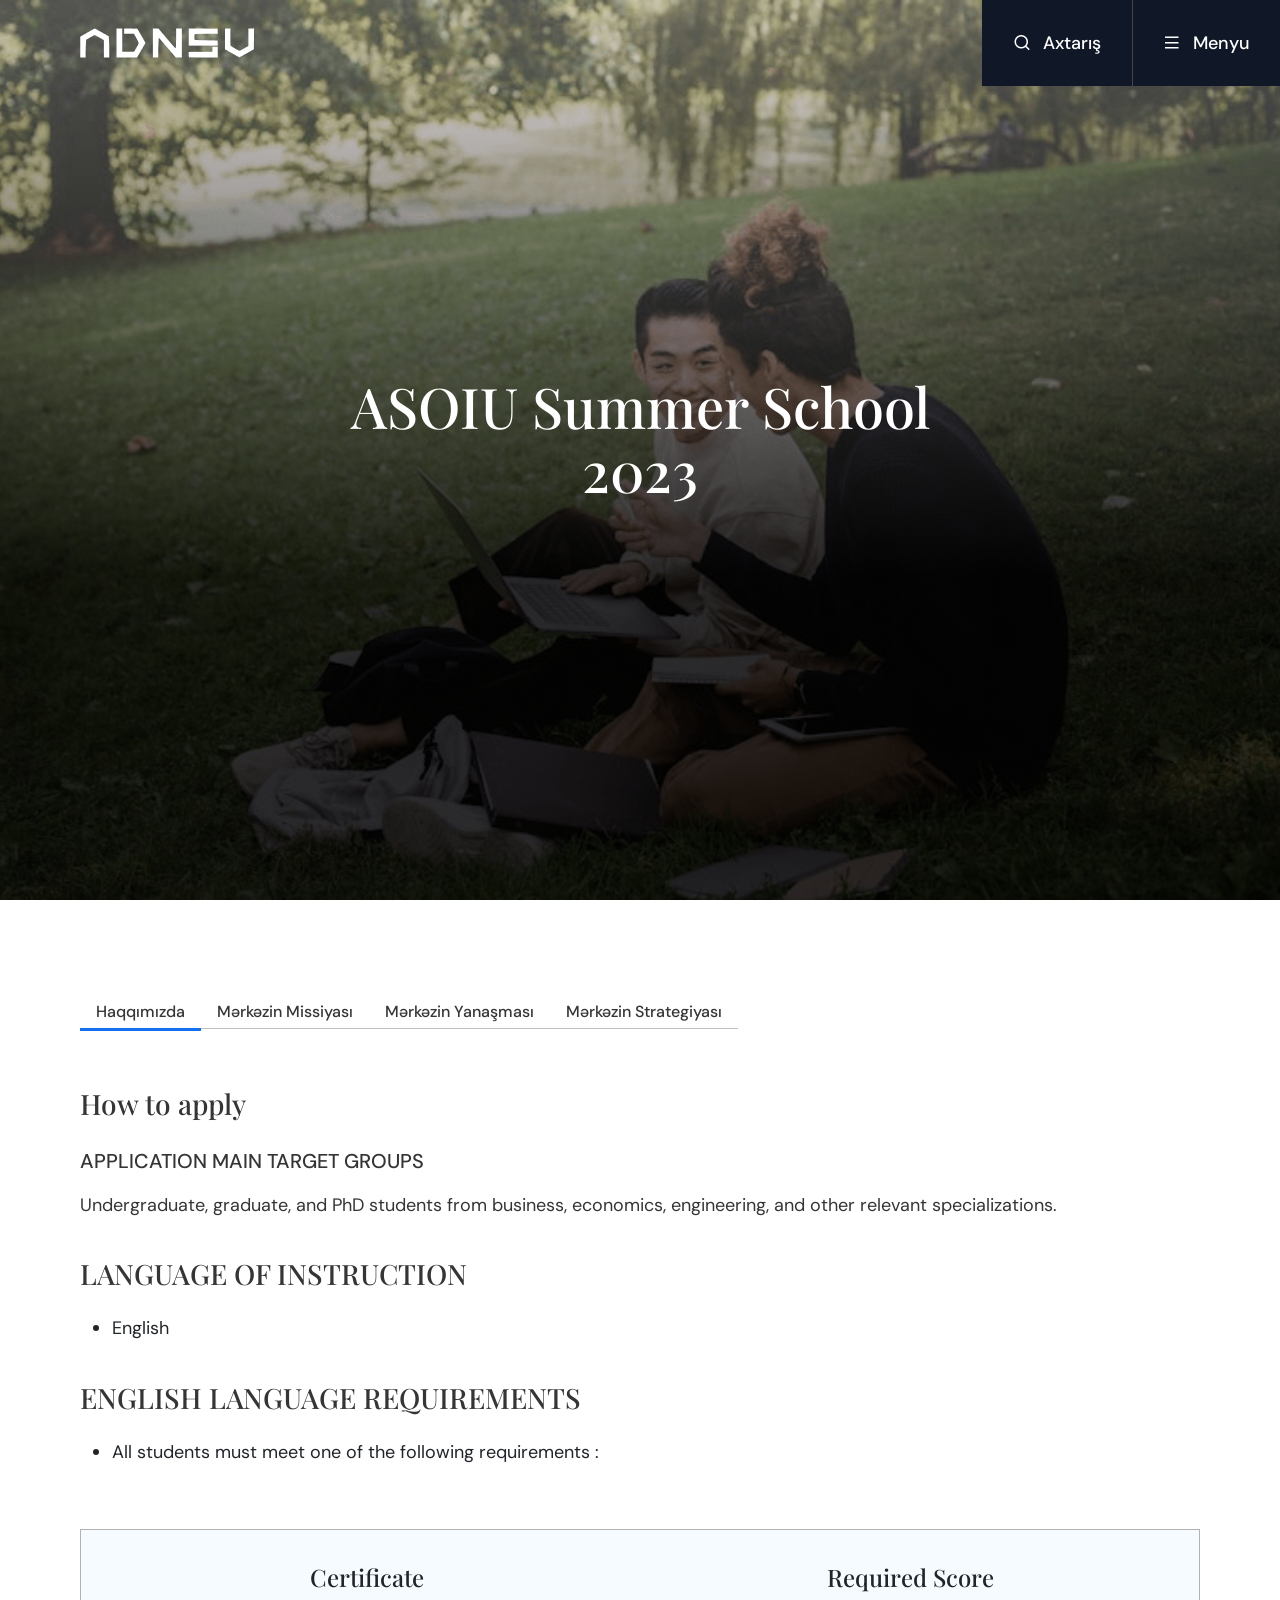
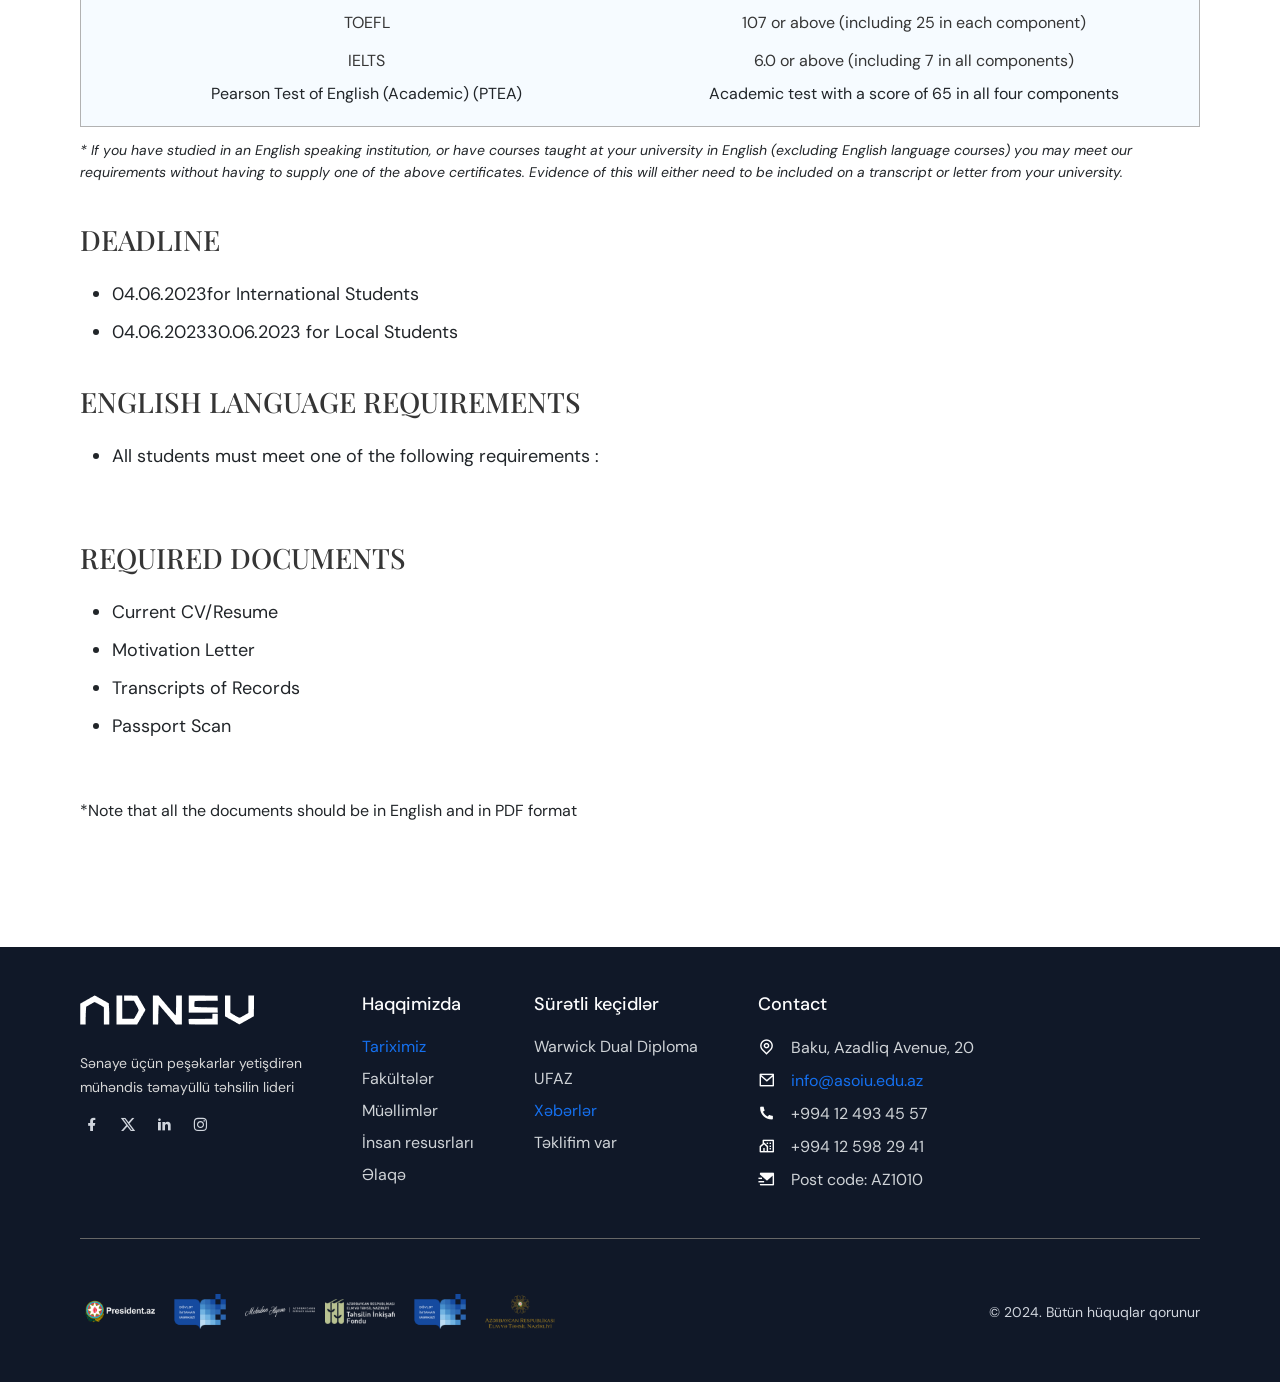
<file: asoiu_summer_school_apply.html>
<!DOCTYPE html>
<html lang="en">

<head>
    <meta charset="UTF-8">
    <meta name="viewport" content="width=device-width, initial-scale=1.0">
    <title>ASOIU - ASOIU Summer School Apply Page</title>
    <link rel="shortcut icon" href="assets/img/favicon.ico" type="image/x-icon">
    <link rel="stylesheet" href="assets/plugins/wow@1.1.3/animate.min.css">
    <link rel="stylesheet" href="assets/plugins/owlcarousel@2.3.4/assets/owl.carousel.min.css">
    <link rel="stylesheet" href="assets/plugins/fancybox@5.0.36/fancybox.min.css">
    <link rel="stylesheet" href="assets/plugins/bootstrap@5.3.3/bootstrap.min.css">
    <link rel="stylesheet" href="assets/plugins/swiper@11.1.4/swiper-bundle.min.css">
    <link rel="stylesheet" href="assets/css/reset.css">
    <link rel="stylesheet" href="assets/css/main.css">
</head>

<body>
    <header class="header" style="background-image: url('assets/img/header/14.png');">
        <nav class="header__navbar">
            <figure class="navbar__logo">
                <a class="navbar__logo-link" href="#">
                    <img class="navbar__logo-img" src="assets/img/logo.png" alt="Logo">
                </a>
            </figure>
            <div class="navbar__navigation">
                <div class="navbar__search">
                    <button class="navbar__search-btn" id="navbar_search_btn">
                        <i class="ri-search-line"></i>
                        <span class="navbar__search-btn-name">Axtarış</span>
                    </button>
                    <form class="navbar__search-input-container" id="navbar_search_input_container">
                        <input class="navbar__search-input" type="text" name="navbar_search" placeholder="Axtarış...">
                        <i class="ri-search-line"></i>
                        <i class="ri-close-circle-line" id="navbar_search_close_btn"></i>
                    </form>
                </div>
                <div class="navbar__burger">
                    <button class="navbar__burger-btn" id="navbar_burger_btn">
                        <i class="ri-menu-fill"></i>
                        <span class="navbar__burger-btn-name">Menyu</span>
                    </button>
                </div>
            </div>
            <div class="navbar__menu" id="navbar_menu">
                <div class="menu__heading">
                    <div class="menu__logo">
                        <img class="menu__logo-img" src="assets/img/logo.png" alt="Logo">
                    </div>
                    <button class="menu__close-btn" id="navbar_menu_close_btn">
                        <span class="menu__close-btn-name">Çıxış</span>
                        <i class="ri-close-large-line"></i>
                    </button>
                </div>
                <div class="menu__container">
                    <div class="menu" id="menu">
                        <ul class="menu__list">
                            <li class="menu__item">
                                <a class="menu__link active" href="#" data-dropdown-observed="adnsu">
                                    ADNSU
                                </a>
                                <i class="ri-arrow-right-s-line"></i>
                            </li>
                            <li class="menu__item">
                                <a class="menu__link" href="#" data-dropdown-observed="struktur">
                                    Struktur
                                </a>
                                <i class="ri-arrow-right-s-line"></i>
                            </li>
                            <li class="menu__item">
                                <a class="menu__link" href="#">
                                    Akademik Fəaliyyət
                                </a>
                            </li>
                            <li class="menu__item">
                                <a class="menu__link" href="#">
                                    Xidmətlər
                                </a>
                            </li>
                            <li class="menu__item">
                                <a class="menu__link" href="#">
                                    Tələbə
                                </a>
                            </li>
                            <li class="menu__item">
                                <a class="menu__link" href="#">
                                    Example 1
                                </a>
                            </li>
                            <li class="menu__item">
                                <a class="menu__link" href="#">
                                    Example 2
                                </a>
                            </li>
                            <li class="menu__item">
                                <a class="menu__link" href="#">
                                    Example 3
                                </a>
                            </li>
                        </ul>
                    </div>
                    <div class="menu menu__dropdown" id="adnsu">
                        <ul class="menu__dropdown-list">
                            <li class="menu__dropdown-item">
                                <a class="menu__dropdown-link" href="#" data-dropdown-observed="example">
                                    Haqqımızda
                                </a>
                                <i class="ri-arrow-right-s-line"></i>
                            </li>
                            <li class="menu__dropdown-item">
                                <a class="menu__dropdown-link" href="#">
                                    Tariximiz
                                </a>
                            </li>
                            <li class="menu__dropdown-item">
                                <a class="menu__dropdown-link" href="#">
                                    Rəsmi sənədlər
                                </a>
                            </li>
                            <li class="menu__dropdown-item">
                                <a class="menu__dropdown-link" href="#">
                                    Keyfiyyət təminatı
                                </a>
                            </li>
                            <li class="menu__dropdown-item">
                                <a class="menu__dropdown-link" href="#">
                                    İdarə heyəti
                                </a>
                            </li>
                            <li class="menu__dropdown-item">
                                <a class="menu__dropdown-link" href="#">
                                    Administrasiya
                                </a>
                            </li>
                            <li class="menu__dropdown-item">
                                <a class="menu__dropdown-link" href="#">
                                    Mərkəzlər
                                </a>
                            </li>
                        </ul>
                    </div>
                    <div class="menu menu__dropdown" id="struktur">
                        <ul class="menu__dropdown-list">
                            <li class="menu__dropdown-item">
                                <a class="menu__dropdown-link" href="#">
                                    Beynəlxalq əlaqələr şöbəsi
                                </a>
                            </li>
                            <li class="menu__dropdown-item">
                                <a class="menu__dropdown-link" href="#">
                                    İctimaiyyətlə Əlaqələr və MarketinqDepartamenti
                                </a>
                            </li>
                            <li class="menu__dropdown-item">
                                <a class="menu__dropdown-link" href="#">
                                    Tədris-metodika şöbəsi
                                </a>
                            </li>
                            <li class="menu__dropdown-item">
                                <a class="menu__dropdown-link" href="#">
                                    Mühasibatlıq
                                </a>
                            </li>
                            <li class="menu__dropdown-item">
                                <a class="menu__dropdown-link" href="#">
                                    Kadrlar şöbəsi
                                </a>
                            </li>
                        </ul>
                    </div>
                    <div class="menu menu__dropdown" id="example">
                        <ul class="menu__dropdown-list">
                            <li class="menu__dropdown-item">
                                <a class="menu__dropdown-link" href="#">
                                    Example 1
                                </a>
                            </li>
                            <li class="menu__dropdown-item">
                                <a class="menu__dropdown-link" href="#">
                                    Example 2
                                </a>
                            </li>
                        </ul>
                    </div>
                </div>
                <div class="menu__quick-links">
                    <div class="quick-links__heading">
                        <span class="quick-links__title">Quick Links</span>
                        <i class="ri-arrow-right-line"></i>
                    </div>
                    <div class="quick-links__links">
                        <a class="quick-links__link" href="#">Warwick Dual Diploma</a>
                        <a class="quick-links__link" href="#">UFAZ</a>
                        <a class="quick-links__link" href="#">News</a>
                        <a class="quick-links__link" href="#">I have an idea</a>
                        <a class="quick-links__link" href="#">Contact us</a>
                    </div>
                </div>
                <div class="menu-mobile__container">
                    <ul class="menu-mobile__list">
                        <li class="menu-mobile__item">
                            <a class="menu-mobile__link" href="#">
                                <span class="menu-mobile__link-name">ADNSU</span>
                                <i class="ri-arrow-down-s-line"></i>
                            </a>
                            <ul class="menu-mobile__dropdown-list">
                                <li class="menu-mobile__item">
                                    <a class="menu-mobile__link" href="#">
                                        <span class="menu-mobile__link-name">Haqqımızda</span>
                                    </a>
                                </li>
                                <li class="menu-mobile__item">
                                    <a class="menu-mobile__link" href="#">
                                        <span class="menu-mobile__link-name">Tariximiz</span>
                                    </a>
                                </li>
                                <li class="menu-mobile__item">
                                    <a class="menu-mobile__link" href="#">
                                        <span class="menu-mobile__link-name">Rəsmi sənədlər</span>
                                    </a>
                                </li>
                                <li class="menu-mobile__item">
                                    <a class="menu-mobile__link" href="#">
                                        <span class="menu-mobile__link-name">Keyfiyyət təminatı</span>
                                    </a>
                                </li>
                                <li class="menu-mobile__item">
                                    <a class="menu-mobile__link" href="#">
                                        <span class="menu-mobile__link-name">İdarə heyəti</span>
                                    </a>
                                </li>
                                <li class="menu-mobile__item">
                                    <a class="menu-mobile__link" href="#">
                                        <span class="menu-mobile__link-name">Administrasiya</span>
                                    </a>
                                </li>
                                <li class="menu-mobile__item">
                                    <a class="menu-mobile__link" href="#">
                                        <span class="menu-mobile__link-name">Mərkəzlər</span>
                                    </a>
                                </li>
                            </ul>
                        </li>
                        <li class="menu-mobile__item">
                            <a class="menu-mobile__link" href="#">
                                <span class="menu-mobile__link-name">Struktur</span>
                                <i class="ri-arrow-down-s-line"></i>
                            </a>
                            <ul class="menu-mobile__dropdown-list">
                                <li class="menu-mobile__item">
                                    <a class="menu-mobile__link" href="#">
                                        <span class="menu-mobile__link-name">Beynəlxalq əlaqələr şöbəsi</span>
                                    </a>
                                </li>
                                <li class="menu-mobile__item">
                                    <a class="menu-mobile__link" href="#">
                                        <span class="menu-mobile__link-name">İctimaiyyətlə Əlaqələr və Marketinq
                                            Departamenti</span>
                                    </a>
                                </li>
                                <li class="menu-mobile__item">
                                    <a class="menu-mobile__link" href="#">
                                        <span class="menu-mobile__link-name">Tədris-metodika şöbəsi</span>
                                    </a>
                                </li>
                                <li class="menu-mobile__item">
                                    <a class="menu-mobile__link" href="#">
                                        <span class="menu-mobile__link-name">Mühasibatlıq</span>
                                    </a>
                                </li>
                                <li class="menu-mobile__item">
                                    <a class="menu-mobile__link" href="#">
                                        <span class="menu-mobile__link-name">Kadrlar şöbəsi</span>
                                    </a>
                                </li>
                            </ul>
                        </li>
                        <li class="menu-mobile__item">
                            <a class="menu-mobile__link" href="#">
                                <span class="menu-mobile__link-name">Akademik Fəaliyyət</span>
                            </a>
                        </li>
                        <li class="menu-mobile__item">
                            <a class="menu-mobile__link" href="#">
                                <span class="menu-mobile__link-name">Xidmətlər</span>
                            </a>
                        </li>
                        <li class="menu-mobile__item">
                            <a class="menu-mobile__link" href="#">
                                <span class="menu-mobile__link-name">Tələbə</span>
                            </a>
                        </li>
                    </ul>
                </div>
            </div>
        </nav>
        <div class="header__heading">
            <h1 class="header__heading-title">
                ASOIU Summer School 2023
            </h1>
        </div>
    </header>
    <main class="main">
        <section class="section">
            <div class="digital__development wow animate__animated animate__slideInDown" data-wow-offset="100">
                <div class="digital__development-transition">
                    <a class="digital__development-transition-links active" href="#">Haqqımızda</a>
                    <a class="digital__development-transition-links" href="#">Mərkəzin Missiyası</a>
                    <a class="digital__development-transition-links" href="#">Mərkəzin Yanaşması</a>
                    <a class="digital__development-transition-links" href="#">Mərkəzin Strategiyası</a>
                </div>
            </div>
            <article class="apply__heading wow animate__animated animate__slideInLeft" data-wow-offset="100">
                <h1 class="apply__heading-title">How to apply</h1>
                <p class="apply__heading-description">APPLICATION MAIN TARGET GROUPS</p>
                <p class="apply__heading-description-content">
                    Undergraduate, graduate, and PhD students from business, economics, engineering, and other relevant
                    specializations.
                </p>
            </article>
            <article class="apply__heading wow animate__animated animate__slideInRight" data-wow-offset="100">
                <h1 class="apply__heading-title">LANGUAGE OF INSTRUCTION</h1>
                <ul class="apply__heading-list">
                    <li class="apply__heading-item">
                        English
                    </li>
                </ul>
                <h1 class="apply__heading-title">ENGLISH LANGUAGE REQUIREMENTS</h1>
                <ul class="apply__heading-list">
                    <li class="apply__heading-item">
                        All students must meet one of the following requirements :
                    </li>
                </ul>
            </article>
            <article class="apply__heading-certificate wow animate__animated animate__slideInLeft"
                data-wow-offset="100">
                <div class="apply__heading-certificate-item">
                    <h1 class="apply__heading-certificate-item-heading">
                        Certificate
                    </h1>
                    <span class="apply__heading-certificate-item-title">TOEFL</span>
                    <span class="apply__heading-certificate-item-title">IELTS</span>
                    <span class="apply__heading-certificate-item-title">Pearson Test of English (Academic) (PTEA)</span>
                </div>
                <div class="apply__heading-certificate-item">
                    <h1 class="apply__heading-certificate-item-heading">
                        Required Score 
                    </h1>
                    <span class="apply__heading-certificate-item-title">107 or above (including 25 in each
                        component)</span>
                    <span class="apply__heading-certificate-item-title">6.0 or above (including 7 in all
                        components)</span>
                    <span class="apply__heading-certificate-item-title">Academic test with a score of 65 in all four
                        components</span>
                </div>
            </article>
            <article class="wow animate__animated animate__slideInUp" data-wow-offset="100">
                <p class="apply__heading-certificate-description">
                    * If you have studied in an English speaking institution, or have courses taught at your university
                    in English (excluding English language courses) you may meet our requirements without having to
                    supply one of the above certificates.
                    Evidence of this will either need to be included on a transcript or letter from your university.
                </p>
            </article>
            <article class="apply__heading wow animate__animated animate__slideInLeft" data-wow-offset="100">
                <h1 class="apply__heading-title">DEADLINE</h1>
                <ul class="apply__heading-list">
                    <li class="apply__heading-item">
                        <data value="04.06.2023 ">04.06.2023</data>for International Students
                    </li>
                    <li class="apply__heading-item">
                        <data value="04.06.2023 ">04.06.2023</data>30.06.2023 for Local Students
                    </li>
                </ul>
                <h1 class="apply__heading-title">ENGLISH LANGUAGE REQUIREMENTS</h1>
                <ul class="apply__heading-list">
                    <li class="apply__heading-item">
                        All students must meet one of the following requirements :
                    </li>
                </ul>
            </article>
            <article class="apply__heading wow animate__animated animate__slideInRight" data-wow-offset="100">
                <h1 class="apply__heading-title">REQUIRED DOCUMENTS</h1>
                <ul class="apply__heading-list">
                    <li class="apply__heading-item">
                        Current CV/Resume
                    </li>
                    <li class="apply__heading-item">
                        Motivation Letter
                    </li>
                    <li class="apply__heading-item">
                        Transcripts of Records
                    </li>
                    <li class="apply__heading-item">
                        Passport Scan
                    </li>
                </ul>
            </article>
            <article class="apply__heading wow animate__animated animate__flipInX" data-wow-offset="100">
                <p class="apply__heading-certificate-descriptions">
                    *Note that all the documents should be in English and in PDF format
                </p>
            </article>
        </section>
    </main>
    <footer class="footer">
        <section class="section">
            <div class="footer__grid-layout">
                <div class="footer__section">
                    <div class="footer__section-logo">
                        <a class="footer__section-logo-link" href="#">
                            <img class="footer__section-logo-img" src="assets/img/logo.png" alt="Logo">
                        </a>
                    </div>
                    <div class="footer__section-about">
                        <p class="footer__section-about-text">
                            Sənaye üçün peşəkarlar yetişdirən mühəndis təmayüllü təhsilin lideri
                        </p>
                    </div>
                    <div class="footer__section-icon">
                        <a class="footer__section-icon-link" href="#">
                            <i class="ri-facebook-fill"></i>
                        </a>
                        <a class="footer__section-icon-link" href="#">
                            <i class="ri-twitter-x-fill"></i>
                        </a>
                        <a class="footer__section-icon-link" href="#">
                            <i class="ri-linkedin-fill"></i>
                        </a>
                        <a class="footer__section-icon-link" href="#">
                            <i class="ri-instagram-line"></i>
                        </a>
                    </div>
                </div>
                <div class="footer__section">
                    <nav class="footer__nav">
                        <div class="footer__nav-section">
                            <h1 class="footer__nav-section-title">Haqqimizda</h1>
                        </div>
                        <ul class="footer__nav-list">
                            <li class="footer__nav-item">
                                <a class="footer__nav-link active" href="#">Tariximiz</a>
                            </li>
                            <li class="footer__nav-item">
                                <a class="footer__nav-link" href="#">Fakültələr</a>
                            </li>
                            <li class="footer__nav-item">
                                <a class="footer__nav-link" href="#">Müəllimlər</a>
                            </li>
                            <li class="footer__nav-item">
                                <a class="footer__nav-link" href="#">İnsan resusrları</a>
                            </li>
                            <li class="footer__nav-item">
                                <a class="footer__nav-link" href="#">Əlaqə</a>
                            </li>
                        </ul>
                    </nav>
                </div>
                <div class="footer__section">
                    <nav class="footer__nav">
                        <div class="footer__nav-section">
                            <h1 class="footer__nav-section-title">Sürətli keçidlər</h1>
                        </div>
                        <ul class="footer__nav-list">
                            <li class="footer__nav-item">
                                <a class="footer__nav-link" href="#">Warwick Dual Diploma</a>
                            </li>
                            <li class="footer__nav-item">
                                <a class="footer__nav-link" href="#">UFAZ</a>
                            </li>
                            <li class="footer__nav-item ">
                                <a class="footer__nav-link active" href="#">Xəbərlər</a>
                            </li>
                            <li class="footer__nav-item">
                                <a class="footer__nav-link" href="#">Təklifim var</a>
                            </li>
                        </ul>
                    </nav>
                </div>
                <div class="footer__section">
                    <nav class="footer__nav">
                        <div class="footer__nav-section">
                            <h1 class="footer__nav-section-title">Contact</h1>
                        </div>
                        <ul class="footer__nav-list">
                            <li class="footer__nav-item">
                                <a class="footer__nav-link" href="#">
                                    <i class="ri-map-pin-line"></i>
                                    <span class="footer__nav-link-name">Baku, Azadliq Avenue, 20</span>
                                </a>
                            </li>
                            <li class="footer__nav-item">
                                <a class="footer__nav-link active" href="#">
                                    <i class="ri-mail-line"></i>
                                    <span class="footer__nav-link-name">info@asoiu.edu.az</span>
                                </a>
                            </li>
                            <li class="footer__nav-item">
                                <a class="footer__nav-link" href="#">
                                    <i class="ri-phone-fill"></i>
                                    <span class="footer__nav-link-name">+994 12 493 45 57</span>
                                </a>
                            </li>
                            <li class="footer__nav-item">
                                <a class="footer__nav-link" href="#">
                                    <i class="ri-community-line"></i>
                                    <span class="footer__nav-link-name">+994 12 598 29 41</span>
                                </a>
                            </li>
                            <li class="footer__nav-item">
                                <a class="footer__nav-link" href="#">
                                    <i class="ri-mail-send-fill"></i>
                                    <span class="footer__nav-link-name">Post code: AZ1010</span>
                                </a>
                            </li>
                        </ul>
                    </nav>
                </div>
            </div>
        </section>
        <section class="section py-0">
            <div class="footer__separator"></div>
        </section>
        <section class="section">
            <div class="footer__copyright">
                <div class="footer__partners">
                    <div class="partner__logo">
                        <a class="partner__link" href="#">
                            <img class="partner__logo-img" src="assets/img/partners/1.png" alt="Partner Logo">
                        </a>
                    </div>
                    <div class="partner__logo">
                        <a class="partner__link" href="#">
                            <img class="partner__logo-img" src="assets/img/partners/2.png" alt="Partner Logo">
                        </a>
                    </div>
                    <div class="partner__logo">
                        <a class="partner__link" href="#">
                            <img class="partner__logo-img" src="assets/img/partners/3.png" alt="Partner Logo">
                        </a>
                    </div>
                    <div class="partner__logo">
                        <a class="partner__link" href="#">
                            <img class="partner__logo-img" src="assets/img/partners/4.png" alt="Partner Logo">
                        </a>
                    </div>
                    <div class="partner__logo">
                        <a class="partner__link" href="#">
                            <img class="partner__logo-img" src="assets/img/partners/2.png" alt="Partner Logo">
                        </a>
                    </div>
                    <div class="partner__logo">
                        <a class="partner__link" href="#">
                            <img class="partner__logo-img" src="assets/img/partners/5.png" alt="Partner Logo">
                        </a>
                    </div>
                </div>
                <div class="footer__copyright-data">
                    <p class="footer__copyright-text">&copy; 2024. Bütün hüquqlar qorunur</p>
                </div>
            </div>
        </section>
    </footer>
    <script src="assets/plugins/jquery@3.7.1/jquery.min.js"></script>
    <script src="assets/plugins/jqueryui@1.14.0/jquery-ui.min.js"></script>
    <script src="assets/plugins/wow@1.1.3/wow.min.js"></script>
    <script src="assets/plugins/owlcarousel@2.3.4/owl.carousel.min.js"></script>
    <script src="assets/plugins/fancybox@5.0.36/fancybox.umd.min.js"></script>
    <script src="assets/plugins/bootstrap@5.3.3/bootstrap.bundle.min.js"></script>
    <script src="assets/plugins/swiper@11.1.4/swiper-bundle.min.js"></script>
    <script defer src="assets/js/main.js"></script>
</body>

</html>
</file>
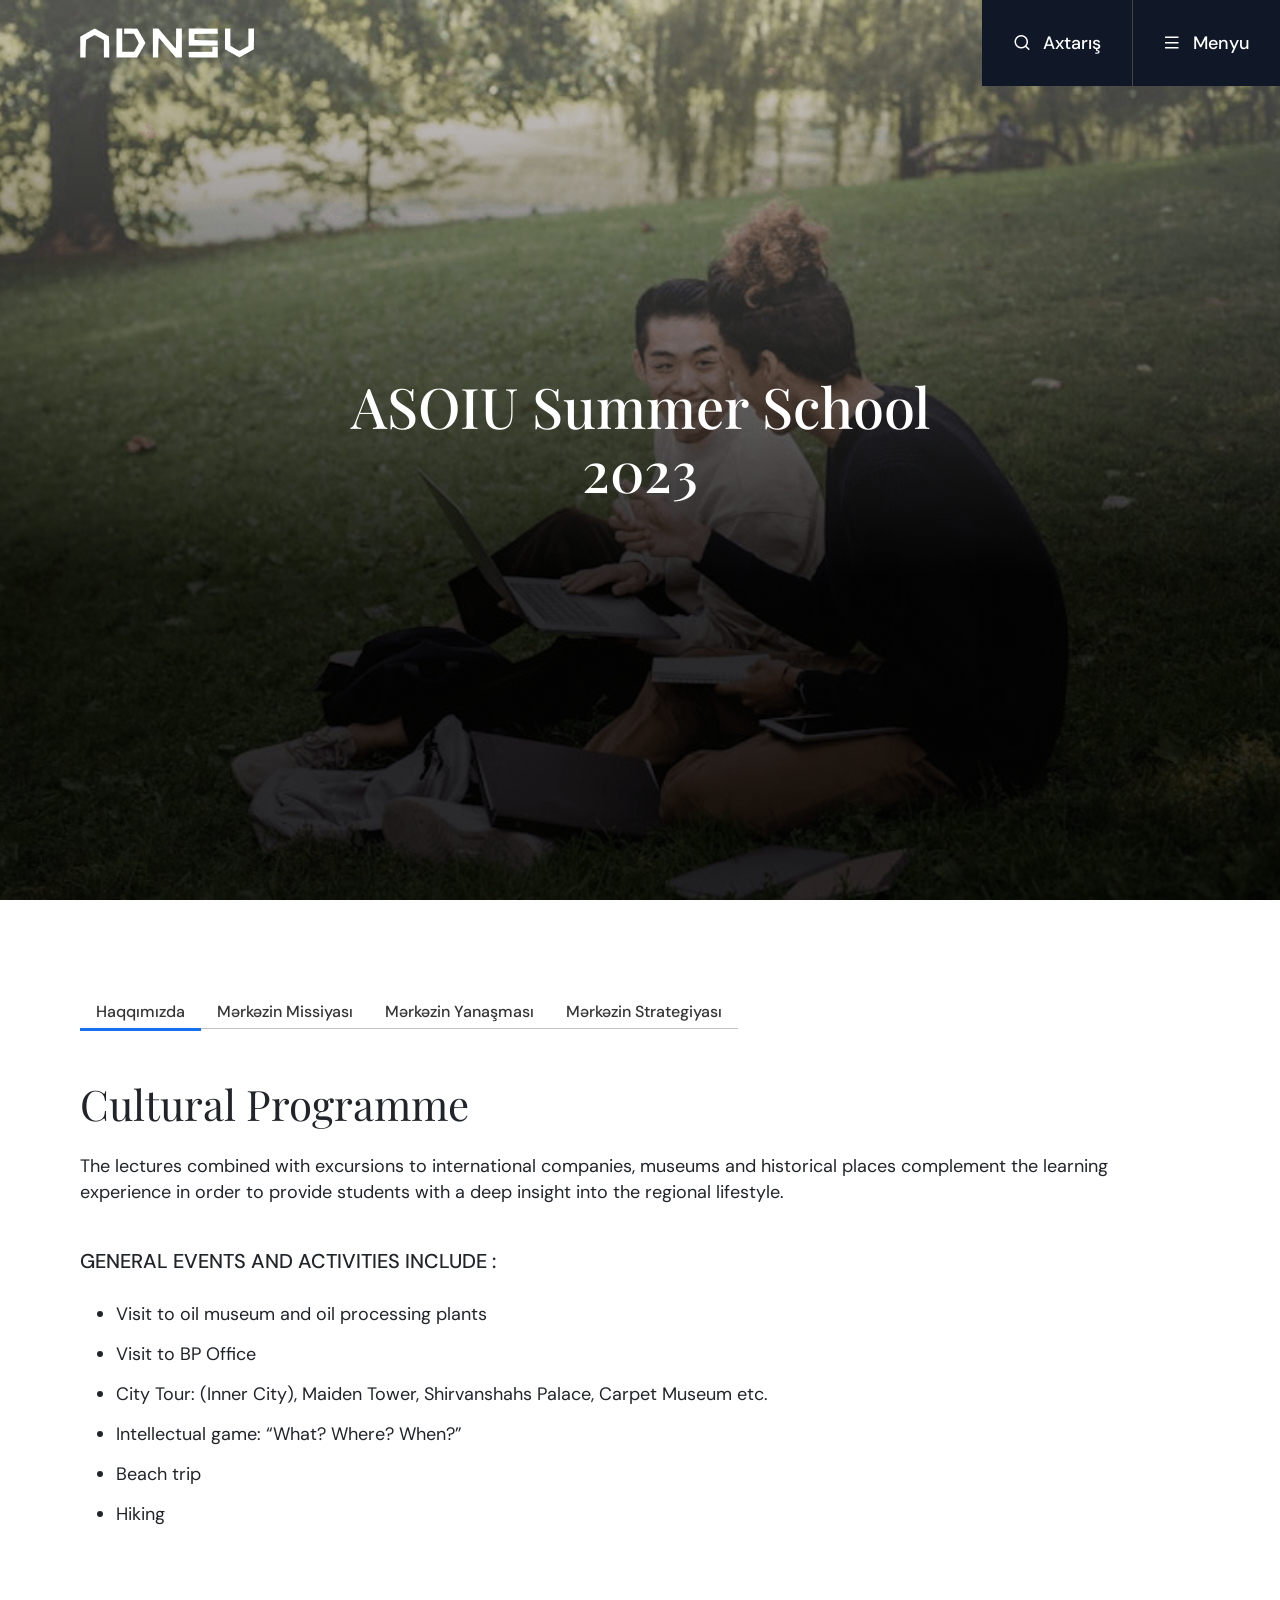
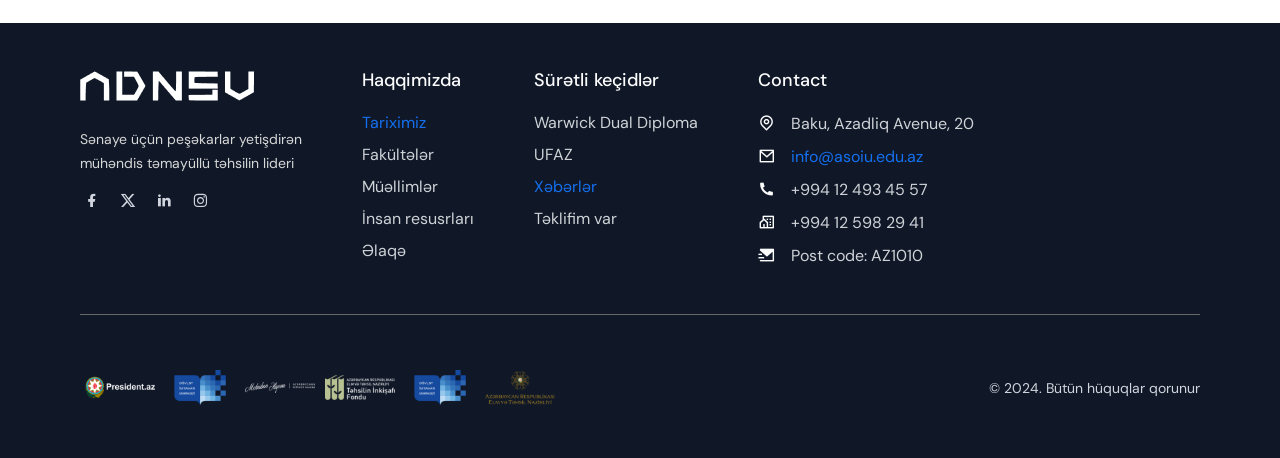
<file: asoiu_summer_school_cultural_programme.html>
<!DOCTYPE html>
<html lang="en">

<head>
    <meta charset="UTF-8">
    <meta name="viewport" content="width=device-width, initial-scale=1.0">
    <title>ASOIU - ASOIU Summer School Cultural Programme Page</title>
    <link rel="shortcut icon" href="assets/img/favicon.ico" type="image/x-icon">
    <link rel="stylesheet" href="assets/plugins/wow@1.1.3/animate.min.css">
    <link rel="stylesheet" href="assets/plugins/owlcarousel@2.3.4/assets/owl.carousel.min.css">
    <link rel="stylesheet" href="assets/plugins/fancybox@5.0.36/fancybox.min.css">
    <link rel="stylesheet" href="assets/plugins/bootstrap@5.3.3/bootstrap.min.css">
    <link rel="stylesheet" href="assets/plugins/swiper@11.1.4/swiper-bundle.min.css">
    <link rel="stylesheet" href="assets/css/reset.css">
    <link rel="stylesheet" href="assets/css/main.css">
</head>

<body>
    <header class="header" style="background-image: url('assets/img/header/14.png');">
        <nav class="header__navbar">
            <figure class="navbar__logo">
                <a class="navbar__logo-link" href="#">
                    <img class="navbar__logo-img" src="assets/img/logo.png" alt="Logo">
                </a>
            </figure>
            <div class="navbar__navigation">
                <div class="navbar__search">
                    <button class="navbar__search-btn" id="navbar_search_btn">
                        <i class="ri-search-line"></i>
                        <span class="navbar__search-btn-name">Axtarış</span>
                    </button>
                    <form class="navbar__search-input-container" id="navbar_search_input_container">
                        <input class="navbar__search-input" type="text" name="navbar_search" placeholder="Axtarış...">
                        <i class="ri-search-line"></i>
                        <i class="ri-close-circle-line" id="navbar_search_close_btn"></i>
                    </form>
                </div>
                <div class="navbar__burger">
                    <button class="navbar__burger-btn" id="navbar_burger_btn">
                        <i class="ri-menu-fill"></i>
                        <span class="navbar__burger-btn-name">Menyu</span>
                    </button>
                </div>
            </div>
            <div class="navbar__menu" id="navbar_menu">
                <div class="menu__heading">
                    <div class="menu__logo">
                        <img class="menu__logo-img" src="assets/img/logo.png" alt="Logo">
                    </div>
                    <button class="menu__close-btn" id="navbar_menu_close_btn">
                        <span class="menu__close-btn-name">Çıxış</span>
                        <i class="ri-close-large-line"></i>
                    </button>
                </div>
                <div class="menu__container">
                    <div class="menu" id="menu">
                        <ul class="menu__list">
                            <li class="menu__item">
                                <a class="menu__link active" href="#" data-dropdown-observed="adnsu">
                                    ADNSU
                                </a>
                                <i class="ri-arrow-right-s-line"></i>
                            </li>
                            <li class="menu__item">
                                <a class="menu__link" href="#" data-dropdown-observed="struktur">
                                    Struktur
                                </a>
                                <i class="ri-arrow-right-s-line"></i>
                            </li>
                            <li class="menu__item">
                                <a class="menu__link" href="#">
                                    Akademik Fəaliyyət
                                </a>
                            </li>
                            <li class="menu__item">
                                <a class="menu__link" href="#">
                                    Xidmətlər
                                </a>
                            </li>
                            <li class="menu__item">
                                <a class="menu__link" href="#">
                                    Tələbə
                                </a>
                            </li>
                            <li class="menu__item">
                                <a class="menu__link" href="#">
                                    Example 1
                                </a>
                            </li>
                            <li class="menu__item">
                                <a class="menu__link" href="#">
                                    Example 2
                                </a>
                            </li>
                            <li class="menu__item">
                                <a class="menu__link" href="#">
                                    Example 3
                                </a>
                            </li>
                        </ul>
                    </div>
                    <div class="menu menu__dropdown" id="adnsu">
                        <ul class="menu__dropdown-list">
                            <li class="menu__dropdown-item">
                                <a class="menu__dropdown-link" href="#" data-dropdown-observed="example">
                                    Haqqımızda
                                </a>
                                <i class="ri-arrow-right-s-line"></i>
                            </li>
                            <li class="menu__dropdown-item">
                                <a class="menu__dropdown-link" href="#">
                                    Tariximiz
                                </a>
                            </li>
                            <li class="menu__dropdown-item">
                                <a class="menu__dropdown-link" href="#">
                                    Rəsmi sənədlər
                                </a>
                            </li>
                            <li class="menu__dropdown-item">
                                <a class="menu__dropdown-link" href="#">
                                    Keyfiyyət təminatı
                                </a>
                            </li>
                            <li class="menu__dropdown-item">
                                <a class="menu__dropdown-link" href="#">
                                    İdarə heyəti
                                </a>
                            </li>
                            <li class="menu__dropdown-item">
                                <a class="menu__dropdown-link" href="#">
                                    Administrasiya
                                </a>
                            </li>
                            <li class="menu__dropdown-item">
                                <a class="menu__dropdown-link" href="#">
                                    Mərkəzlər
                                </a>
                            </li>
                        </ul>
                    </div>
                    <div class="menu menu__dropdown" id="struktur">
                        <ul class="menu__dropdown-list">
                            <li class="menu__dropdown-item">
                                <a class="menu__dropdown-link" href="#">
                                    Beynəlxalq əlaqələr şöbəsi
                                </a>
                            </li>
                            <li class="menu__dropdown-item">
                                <a class="menu__dropdown-link" href="#">
                                    İctimaiyyətlə Əlaqələr və MarketinqDepartamenti
                                </a>
                            </li>
                            <li class="menu__dropdown-item">
                                <a class="menu__dropdown-link" href="#">
                                    Tədris-metodika şöbəsi
                                </a>
                            </li>
                            <li class="menu__dropdown-item">
                                <a class="menu__dropdown-link" href="#">
                                    Mühasibatlıq
                                </a>
                            </li>
                            <li class="menu__dropdown-item">
                                <a class="menu__dropdown-link" href="#">
                                    Kadrlar şöbəsi
                                </a>
                            </li>
                        </ul>
                    </div>
                    <div class="menu menu__dropdown" id="example">
                        <ul class="menu__dropdown-list">
                            <li class="menu__dropdown-item">
                                <a class="menu__dropdown-link" href="#">
                                    Example 1
                                </a>
                            </li>
                            <li class="menu__dropdown-item">
                                <a class="menu__dropdown-link" href="#">
                                    Example 2
                                </a>
                            </li>
                        </ul>
                    </div>
                </div>
                <div class="menu__quick-links">
                    <div class="quick-links__heading">
                        <span class="quick-links__title">Quick Links</span>
                        <i class="ri-arrow-right-line"></i>
                    </div>
                    <div class="quick-links__links">
                        <a class="quick-links__link" href="#">Warwick Dual Diploma</a>
                        <a class="quick-links__link" href="#">UFAZ</a>
                        <a class="quick-links__link" href="#">News</a>
                        <a class="quick-links__link" href="#">I have an idea</a>
                        <a class="quick-links__link" href="#">Contact us</a>
                    </div>
                </div>
                <div class="menu-mobile__container">
                    <ul class="menu-mobile__list">
                        <li class="menu-mobile__item">
                            <a class="menu-mobile__link" href="#">
                                <span class="menu-mobile__link-name">ADNSU</span>
                                <i class="ri-arrow-down-s-line"></i>
                            </a>
                            <ul class="menu-mobile__dropdown-list">
                                <li class="menu-mobile__item">
                                    <a class="menu-mobile__link" href="#">
                                        <span class="menu-mobile__link-name">Haqqımızda</span>
                                    </a>
                                </li>
                                <li class="menu-mobile__item">
                                    <a class="menu-mobile__link" href="#">
                                        <span class="menu-mobile__link-name">Tariximiz</span>
                                    </a>
                                </li>
                                <li class="menu-mobile__item">
                                    <a class="menu-mobile__link" href="#">
                                        <span class="menu-mobile__link-name">Rəsmi sənədlər</span>
                                    </a>
                                </li>
                                <li class="menu-mobile__item">
                                    <a class="menu-mobile__link" href="#">
                                        <span class="menu-mobile__link-name">Keyfiyyət təminatı</span>
                                    </a>
                                </li>
                                <li class="menu-mobile__item">
                                    <a class="menu-mobile__link" href="#">
                                        <span class="menu-mobile__link-name">İdarə heyəti</span>
                                    </a>
                                </li>
                                <li class="menu-mobile__item">
                                    <a class="menu-mobile__link" href="#">
                                        <span class="menu-mobile__link-name">Administrasiya</span>
                                    </a>
                                </li>
                                <li class="menu-mobile__item">
                                    <a class="menu-mobile__link" href="#">
                                        <span class="menu-mobile__link-name">Mərkəzlər</span>
                                    </a>
                                </li>
                            </ul>
                        </li>
                        <li class="menu-mobile__item">
                            <a class="menu-mobile__link" href="#">
                                <span class="menu-mobile__link-name">Struktur</span>
                                <i class="ri-arrow-down-s-line"></i>
                            </a>
                            <ul class="menu-mobile__dropdown-list">
                                <li class="menu-mobile__item">
                                    <a class="menu-mobile__link" href="#">
                                        <span class="menu-mobile__link-name">Beynəlxalq əlaqələr şöbəsi</span>
                                    </a>
                                </li>
                                <li class="menu-mobile__item">
                                    <a class="menu-mobile__link" href="#">
                                        <span class="menu-mobile__link-name">İctimaiyyətlə Əlaqələr və Marketinq
                                            Departamenti</span>
                                    </a>
                                </li>
                                <li class="menu-mobile__item">
                                    <a class="menu-mobile__link" href="#">
                                        <span class="menu-mobile__link-name">Tədris-metodika şöbəsi</span>
                                    </a>
                                </li>
                                <li class="menu-mobile__item">
                                    <a class="menu-mobile__link" href="#">
                                        <span class="menu-mobile__link-name">Mühasibatlıq</span>
                                    </a>
                                </li>
                                <li class="menu-mobile__item">
                                    <a class="menu-mobile__link" href="#">
                                        <span class="menu-mobile__link-name">Kadrlar şöbəsi</span>
                                    </a>
                                </li>
                            </ul>
                        </li>
                        <li class="menu-mobile__item">
                            <a class="menu-mobile__link" href="#">
                                <span class="menu-mobile__link-name">Akademik Fəaliyyət</span>
                            </a>
                        </li>
                        <li class="menu-mobile__item">
                            <a class="menu-mobile__link" href="#">
                                <span class="menu-mobile__link-name">Xidmətlər</span>
                            </a>
                        </li>
                        <li class="menu-mobile__item">
                            <a class="menu-mobile__link" href="#">
                                <span class="menu-mobile__link-name">Tələbə</span>
                            </a>
                        </li>
                    </ul>
                </div>
            </div>
        </nav>
        <div class="header__heading">
            <h1 class="header__heading-title">
                ASOIU Summer School 2023
            </h1>
        </div>
    </header>
    <main class="main">
        <section class="section">
            <div class="digital__development wow animate__animated animate__slideInDown" data-wow-offset="100">
                <div class="digital__development-transition">
                    <a class="digital__development-transition-links active" href="#">Haqqımızda</a>
                    <a class="digital__development-transition-links" href="#">Mərkəzin Missiyası</a>
                    <a class="digital__development-transition-links" href="#">Mərkəzin Yanaşması</a>
                    <a class="digital__development-transition-links" href="#">Mərkəzin Strategiyası</a>
                </div>
            </div>
            <section class="cultural_programme__heading wow animate__animated animate__slideInUp" data-wow-offset="100">
                <div class="cultural_programme__heading-text">
                    <h1 class="cultural_programme__heading-title">Cultural Programme</h1>
                    <p class="cultural_programme__heading-description">
                        The lectures combined with excursions to international
                        companies, museums and historical places complement the learning experience in order to provide
                        students
                        with a deep insight into the regional lifestyle.
                    </p>
                    <h1 class="cultural_programme__event-title">GENERAL EVENTS AND ACTIVITIES INCLUDE :</h1>
                </div>
                <div class="cultural_programme__event">
                    <ul class="cultural_programme__event-list">
                        <li class="cultural_programme__event-item">Visit to oil museum and oil processing plants</li>
                        <li class="cultural_programme__event-item">Visit to BP Office</li>
                        <li class="cultural_programme__event-item">City Tour: (Inner City), Maiden Tower, Shirvanshahs
                            Palace,
                            Carpet Museum etc.</li>
                        <li class="cultural_programme__event-item">Intellectual game: “What? Where? When?”</li>
                        <li class="cultural_programme__event-item">Beach trip</li>
                        <li class="cultural_programme__event-item">Hiking</li>
                    </ul>
                </div>
            </section>
        </section>
    </main>
    <footer class="footer">
        <section class="section">
            <div class="footer__grid-layout">
                <div class="footer__section">
                    <div class="footer__section-logo">
                        <a class="footer__section-logo-link" href="#">
                            <img class="footer__section-logo-img" src="assets/img/logo.png" alt="Logo">
                        </a>
                    </div>
                    <div class="footer__section-about">
                        <p class="footer__section-about-text">
                            Sənaye üçün peşəkarlar yetişdirən mühəndis təmayüllü təhsilin lideri
                        </p>
                    </div>
                    <div class="footer__section-icon">
                        <a class="footer__section-icon-link" href="#">
                            <i class="ri-facebook-fill"></i>
                        </a>
                        <a class="footer__section-icon-link" href="#">
                            <i class="ri-twitter-x-fill"></i>
                        </a>
                        <a class="footer__section-icon-link" href="#">
                            <i class="ri-linkedin-fill"></i>
                        </a>
                        <a class="footer__section-icon-link" href="#">
                            <i class="ri-instagram-line"></i>
                        </a>
                    </div>
                </div>
                <div class="footer__section">
                    <nav class="footer__nav">
                        <div class="footer__nav-section">
                            <h1 class="footer__nav-section-title">Haqqimizda</h1>
                        </div>
                        <ul class="footer__nav-list">
                            <li class="footer__nav-item">
                                <a class="footer__nav-link active" href="#">Tariximiz</a>
                            </li>
                            <li class="footer__nav-item">
                                <a class="footer__nav-link" href="#">Fakültələr</a>
                            </li>
                            <li class="footer__nav-item">
                                <a class="footer__nav-link" href="#">Müəllimlər</a>
                            </li>
                            <li class="footer__nav-item">
                                <a class="footer__nav-link" href="#">İnsan resusrları</a>
                            </li>
                            <li class="footer__nav-item">
                                <a class="footer__nav-link" href="#">Əlaqə</a>
                            </li>
                        </ul>
                    </nav>
                </div>
                <div class="footer__section">
                    <nav class="footer__nav">
                        <div class="footer__nav-section">
                            <h1 class="footer__nav-section-title">Sürətli keçidlər</h1>
                        </div>
                        <ul class="footer__nav-list">
                            <li class="footer__nav-item">
                                <a class="footer__nav-link" href="#">Warwick Dual Diploma</a>
                            </li>
                            <li class="footer__nav-item">
                                <a class="footer__nav-link" href="#">UFAZ</a>
                            </li>
                            <li class="footer__nav-item ">
                                <a class="footer__nav-link active" href="#">Xəbərlər</a>
                            </li>
                            <li class="footer__nav-item">
                                <a class="footer__nav-link" href="#">Təklifim var</a>
                            </li>
                        </ul>
                    </nav>
                </div>
                <div class="footer__section">
                    <nav class="footer__nav">
                        <div class="footer__nav-section">
                            <h1 class="footer__nav-section-title">Contact</h1>
                        </div>
                        <ul class="footer__nav-list">
                            <li class="footer__nav-item">
                                <a class="footer__nav-link" href="#">
                                    <i class="ri-map-pin-line"></i>
                                    <span class="footer__nav-link-name">Baku, Azadliq Avenue, 20</span>
                                </a>
                            </li>
                            <li class="footer__nav-item">
                                <a class="footer__nav-link active" href="#">
                                    <i class="ri-mail-line"></i>
                                    <span class="footer__nav-link-name">info@asoiu.edu.az</span>
                                </a>
                            </li>
                            <li class="footer__nav-item">
                                <a class="footer__nav-link" href="#">
                                    <i class="ri-phone-fill"></i>
                                    <span class="footer__nav-link-name">+994 12 493 45 57</span>
                                </a>
                            </li>
                            <li class="footer__nav-item">
                                <a class="footer__nav-link" href="#">
                                    <i class="ri-community-line"></i>
                                    <span class="footer__nav-link-name">+994 12 598 29 41</span>
                                </a>
                            </li>
                            <li class="footer__nav-item">
                                <a class="footer__nav-link" href="#">
                                    <i class="ri-mail-send-fill"></i>
                                    <span class="footer__nav-link-name">Post code: AZ1010</span>
                                </a>
                            </li>
                        </ul>
                    </nav>
                </div>
            </div>
        </section>
        <section class="section py-0">
            <div class="footer__separator"></div>
        </section>
        <section class="section">
            <div class="footer__copyright">
                <div class="footer__partners">
                    <div class="partner__logo">
                        <a class="partner__link" href="#">
                            <img class="partner__logo-img" src="assets/img/partners/1.png" alt="Partner Logo">
                        </a>
                    </div>
                    <div class="partner__logo">
                        <a class="partner__link" href="#">
                            <img class="partner__logo-img" src="assets/img/partners/2.png" alt="Partner Logo">
                        </a>
                    </div>
                    <div class="partner__logo">
                        <a class="partner__link" href="#">
                            <img class="partner__logo-img" src="assets/img/partners/3.png" alt="Partner Logo">
                        </a>
                    </div>
                    <div class="partner__logo">
                        <a class="partner__link" href="#">
                            <img class="partner__logo-img" src="assets/img/partners/4.png" alt="Partner Logo">
                        </a>
                    </div>
                    <div class="partner__logo">
                        <a class="partner__link" href="#">
                            <img class="partner__logo-img" src="assets/img/partners/2.png" alt="Partner Logo">
                        </a>
                    </div>
                    <div class="partner__logo">
                        <a class="partner__link" href="#">
                            <img class="partner__logo-img" src="assets/img/partners/5.png" alt="Partner Logo">
                        </a>
                    </div>
                </div>
                <div class="footer__copyright-data">
                    <p class="footer__copyright-text">&copy; 2024. Bütün hüquqlar qorunur</p>
                </div>
            </div>
        </section>
    </footer>
    <script src="assets/plugins/jquery@3.7.1/jquery.min.js"></script>
    <script src="assets/plugins/jqueryui@1.14.0/jquery-ui.min.js"></script>
    <script src="assets/plugins/wow@1.1.3/wow.min.js"></script>
    <script src="assets/plugins/owlcarousel@2.3.4/owl.carousel.min.js"></script>
    <script src="assets/plugins/fancybox@5.0.36/fancybox.umd.min.js"></script>
    <script src="assets/plugins/bootstrap@5.3.3/bootstrap.bundle.min.js"></script>
    <script src="assets/plugins/swiper@11.1.4/swiper-bundle.min.js"></script>
    <script defer src="assets/js/main.js"></script>
</body>

</html>
</file>
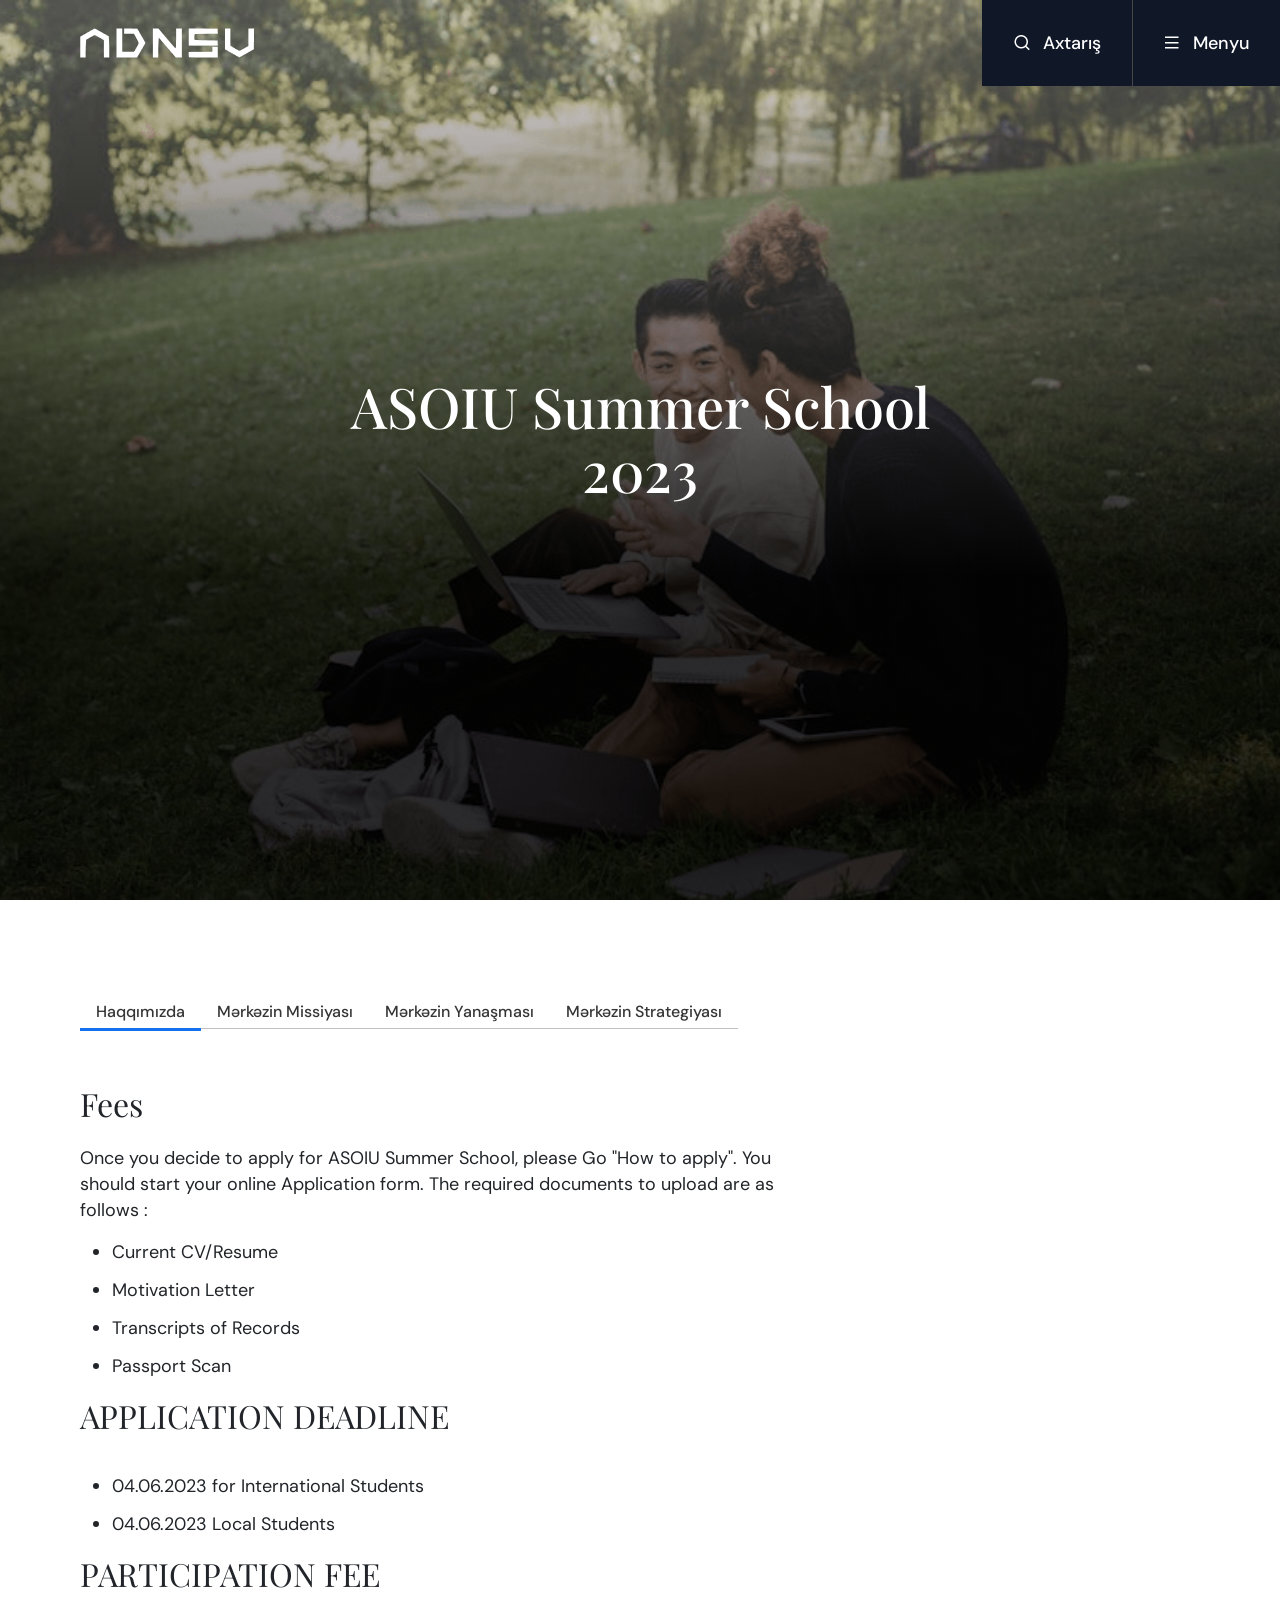
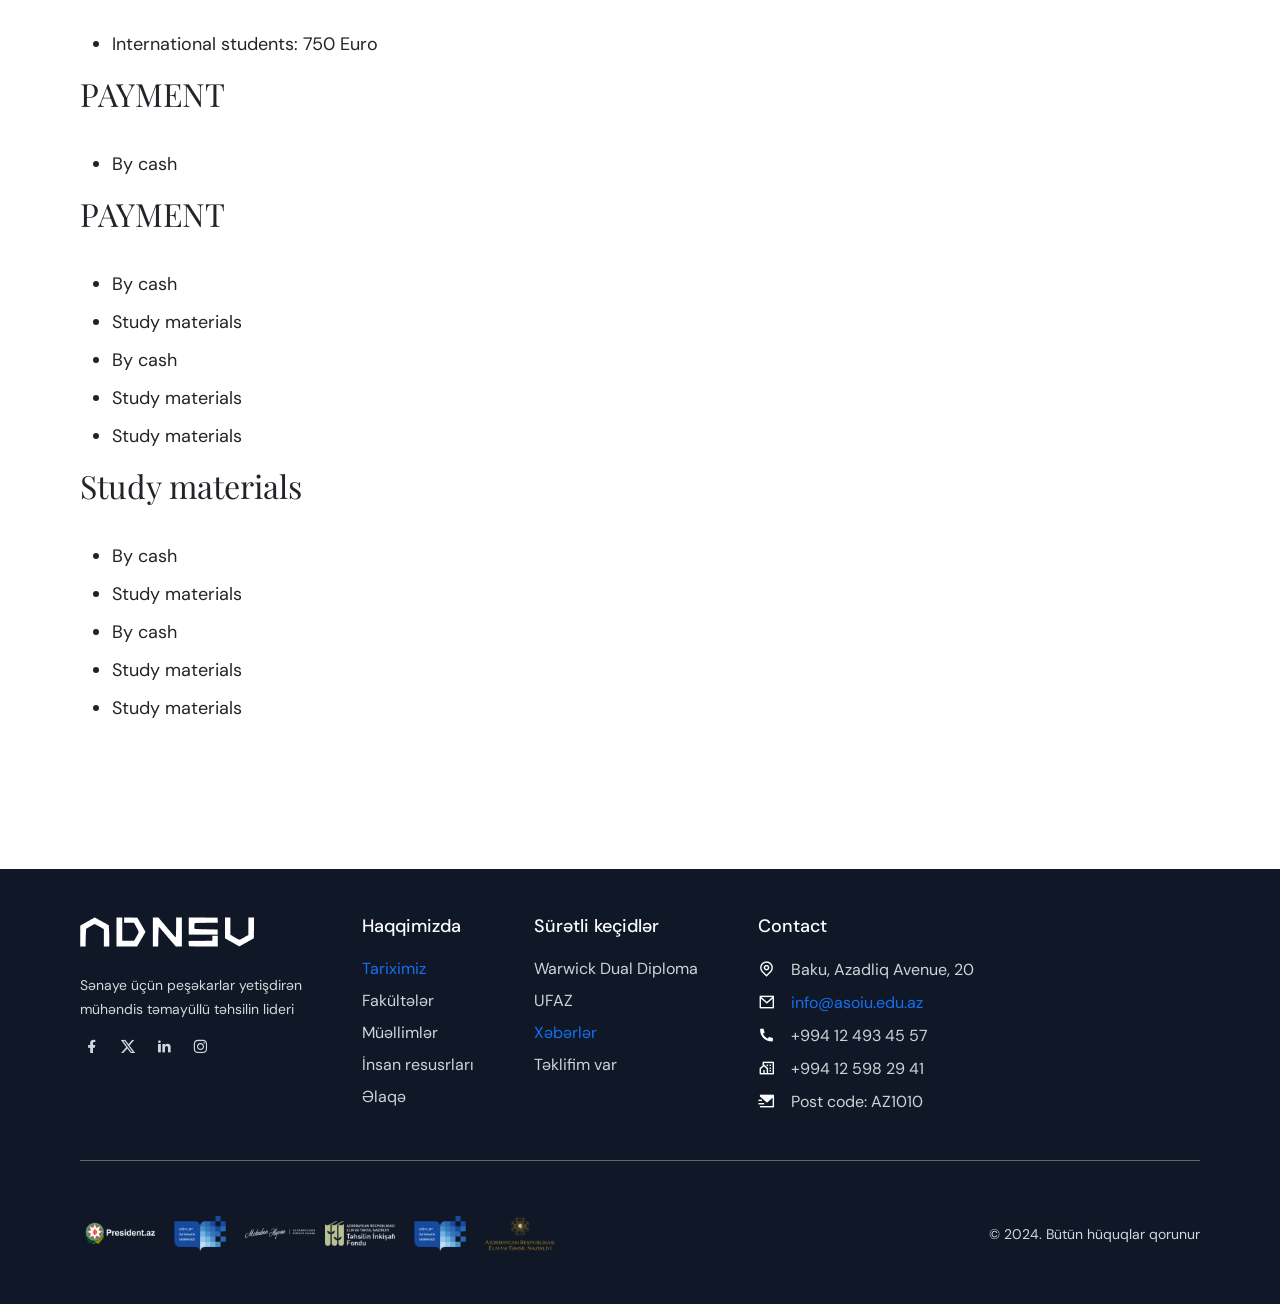
<file: asoiu_summer_school_fees.html>
<!DOCTYPE html>
<html lang="en">

<head>
    <meta charset="UTF-8">
    <meta name="viewport" content="width=device-width, initial-scale=1.0">
    <title>ASOIU - ASOIU Summer School Fees Page</title>
    <link rel="shortcut icon" href="assets/img/favicon.ico" type="image/x-icon">
    <link rel="stylesheet" href="assets/plugins/wow@1.1.3/animate.min.css">
    <link rel="stylesheet" href="assets/plugins/owlcarousel@2.3.4/assets/owl.carousel.min.css">
    <link rel="stylesheet" href="assets/plugins/fancybox@5.0.36/fancybox.min.css">
    <link rel="stylesheet" href="assets/plugins/bootstrap@5.3.3/bootstrap.min.css">
    <link rel="stylesheet" href="assets/plugins/swiper@11.1.4/swiper-bundle.min.css">
    <link rel="stylesheet" href="assets/css/reset.css">
    <link rel="stylesheet" href="assets/css/main.css">
</head>

<body>
    <header class="header" style="background-image: url('assets/img/header/14.png');">
        <nav class="header__navbar">
            <figure class="navbar__logo">
                <a class="navbar__logo-link" href="#">
                    <img class="navbar__logo-img" src="assets/img/logo.png" alt="Logo">
                </a>
            </figure>
            <div class="navbar__navigation">
                <div class="navbar__search">
                    <button class="navbar__search-btn" id="navbar_search_btn">
                        <i class="ri-search-line"></i>
                        <span class="navbar__search-btn-name">Axtarış</span>
                    </button>
                    <form class="navbar__search-input-container" id="navbar_search_input_container">
                        <input class="navbar__search-input" type="text" name="navbar_search" placeholder="Axtarış...">
                        <i class="ri-search-line"></i>
                        <i class="ri-close-circle-line" id="navbar_search_close_btn"></i>
                    </form>
                </div>
                <div class="navbar__burger">
                    <button class="navbar__burger-btn" id="navbar_burger_btn">
                        <i class="ri-menu-fill"></i>
                        <span class="navbar__burger-btn-name">Menyu</span>
                    </button>
                </div>
            </div>
            <div class="navbar__menu" id="navbar_menu">
                <div class="menu__heading">
                    <div class="menu__logo">
                        <img class="menu__logo-img" src="assets/img/logo.png" alt="Logo">
                    </div>
                    <button class="menu__close-btn" id="navbar_menu_close_btn">
                        <span class="menu__close-btn-name">Çıxış</span>
                        <i class="ri-close-large-line"></i>
                    </button>
                </div>
                <div class="menu__container">
                    <div class="menu" id="menu">
                        <ul class="menu__list">
                            <li class="menu__item">
                                <a class="menu__link active" href="#" data-dropdown-observed="adnsu">
                                    ADNSU
                                </a>
                                <i class="ri-arrow-right-s-line"></i>
                            </li>
                            <li class="menu__item">
                                <a class="menu__link" href="#" data-dropdown-observed="struktur">
                                    Struktur
                                </a>
                                <i class="ri-arrow-right-s-line"></i>
                            </li>
                            <li class="menu__item">
                                <a class="menu__link" href="#">
                                    Akademik Fəaliyyət
                                </a>
                            </li>
                            <li class="menu__item">
                                <a class="menu__link" href="#">
                                    Xidmətlər
                                </a>
                            </li>
                            <li class="menu__item">
                                <a class="menu__link" href="#">
                                    Tələbə
                                </a>
                            </li>
                            <li class="menu__item">
                                <a class="menu__link" href="#">
                                    Example 1
                                </a>
                            </li>
                            <li class="menu__item">
                                <a class="menu__link" href="#">
                                    Example 2
                                </a>
                            </li>
                            <li class="menu__item">
                                <a class="menu__link" href="#">
                                    Example 3
                                </a>
                            </li>
                        </ul>
                    </div>
                    <div class="menu menu__dropdown" id="adnsu">
                        <ul class="menu__dropdown-list">
                            <li class="menu__dropdown-item">
                                <a class="menu__dropdown-link" href="#" data-dropdown-observed="example">
                                    Haqqımızda
                                </a>
                                <i class="ri-arrow-right-s-line"></i>
                            </li>
                            <li class="menu__dropdown-item">
                                <a class="menu__dropdown-link" href="#">
                                    Tariximiz
                                </a>
                            </li>
                            <li class="menu__dropdown-item">
                                <a class="menu__dropdown-link" href="#">
                                    Rəsmi sənədlər
                                </a>
                            </li>
                            <li class="menu__dropdown-item">
                                <a class="menu__dropdown-link" href="#">
                                    Keyfiyyət təminatı
                                </a>
                            </li>
                            <li class="menu__dropdown-item">
                                <a class="menu__dropdown-link" href="#">
                                    İdarə heyəti
                                </a>
                            </li>
                            <li class="menu__dropdown-item">
                                <a class="menu__dropdown-link" href="#">
                                    Administrasiya
                                </a>
                            </li>
                            <li class="menu__dropdown-item">
                                <a class="menu__dropdown-link" href="#">
                                    Mərkəzlər
                                </a>
                            </li>
                        </ul>
                    </div>
                    <div class="menu menu__dropdown" id="struktur">
                        <ul class="menu__dropdown-list">
                            <li class="menu__dropdown-item">
                                <a class="menu__dropdown-link" href="#">
                                    Beynəlxalq əlaqələr şöbəsi
                                </a>
                            </li>
                            <li class="menu__dropdown-item">
                                <a class="menu__dropdown-link" href="#">
                                    İctimaiyyətlə Əlaqələr və MarketinqDepartamenti
                                </a>
                            </li>
                            <li class="menu__dropdown-item">
                                <a class="menu__dropdown-link" href="#">
                                    Tədris-metodika şöbəsi
                                </a>
                            </li>
                            <li class="menu__dropdown-item">
                                <a class="menu__dropdown-link" href="#">
                                    Mühasibatlıq
                                </a>
                            </li>
                            <li class="menu__dropdown-item">
                                <a class="menu__dropdown-link" href="#">
                                    Kadrlar şöbəsi
                                </a>
                            </li>
                        </ul>
                    </div>
                    <div class="menu menu__dropdown" id="example">
                        <ul class="menu__dropdown-list">
                            <li class="menu__dropdown-item">
                                <a class="menu__dropdown-link" href="#">
                                    Example 1
                                </a>
                            </li>
                            <li class="menu__dropdown-item">
                                <a class="menu__dropdown-link" href="#">
                                    Example 2
                                </a>
                            </li>
                        </ul>
                    </div>
                </div>
                <div class="menu__quick-links">
                    <div class="quick-links__heading">
                        <span class="quick-links__title">Quick Links</span>
                        <i class="ri-arrow-right-line"></i>
                    </div>
                    <div class="quick-links__links">
                        <a class="quick-links__link" href="#">Warwick Dual Diploma</a>
                        <a class="quick-links__link" href="#">UFAZ</a>
                        <a class="quick-links__link" href="#">News</a>
                        <a class="quick-links__link" href="#">I have an idea</a>
                        <a class="quick-links__link" href="#">Contact us</a>
                    </div>
                </div>
                <div class="menu-mobile__container">
                    <ul class="menu-mobile__list">
                        <li class="menu-mobile__item">
                            <a class="menu-mobile__link" href="#">
                                <span class="menu-mobile__link-name">ADNSU</span>
                                <i class="ri-arrow-down-s-line"></i>
                            </a>
                            <ul class="menu-mobile__dropdown-list">
                                <li class="menu-mobile__item">
                                    <a class="menu-mobile__link" href="#">
                                        <span class="menu-mobile__link-name">Haqqımızda</span>
                                    </a>
                                </li>
                                <li class="menu-mobile__item">
                                    <a class="menu-mobile__link" href="#">
                                        <span class="menu-mobile__link-name">Tariximiz</span>
                                    </a>
                                </li>
                                <li class="menu-mobile__item">
                                    <a class="menu-mobile__link" href="#">
                                        <span class="menu-mobile__link-name">Rəsmi sənədlər</span>
                                    </a>
                                </li>
                                <li class="menu-mobile__item">
                                    <a class="menu-mobile__link" href="#">
                                        <span class="menu-mobile__link-name">Keyfiyyət təminatı</span>
                                    </a>
                                </li>
                                <li class="menu-mobile__item">
                                    <a class="menu-mobile__link" href="#">
                                        <span class="menu-mobile__link-name">İdarə heyəti</span>
                                    </a>
                                </li>
                                <li class="menu-mobile__item">
                                    <a class="menu-mobile__link" href="#">
                                        <span class="menu-mobile__link-name">Administrasiya</span>
                                    </a>
                                </li>
                                <li class="menu-mobile__item">
                                    <a class="menu-mobile__link" href="#">
                                        <span class="menu-mobile__link-name">Mərkəzlər</span>
                                    </a>
                                </li>
                            </ul>
                        </li>
                        <li class="menu-mobile__item">
                            <a class="menu-mobile__link" href="#">
                                <span class="menu-mobile__link-name">Struktur</span>
                                <i class="ri-arrow-down-s-line"></i>
                            </a>
                            <ul class="menu-mobile__dropdown-list">
                                <li class="menu-mobile__item">
                                    <a class="menu-mobile__link" href="#">
                                        <span class="menu-mobile__link-name">Beynəlxalq əlaqələr şöbəsi</span>
                                    </a>
                                </li>
                                <li class="menu-mobile__item">
                                    <a class="menu-mobile__link" href="#">
                                        <span class="menu-mobile__link-name">İctimaiyyətlə Əlaqələr və Marketinq
                                            Departamenti</span>
                                    </a>
                                </li>
                                <li class="menu-mobile__item">
                                    <a class="menu-mobile__link" href="#">
                                        <span class="menu-mobile__link-name">Tədris-metodika şöbəsi</span>
                                    </a>
                                </li>
                                <li class="menu-mobile__item">
                                    <a class="menu-mobile__link" href="#">
                                        <span class="menu-mobile__link-name">Mühasibatlıq</span>
                                    </a>
                                </li>
                                <li class="menu-mobile__item">
                                    <a class="menu-mobile__link" href="#">
                                        <span class="menu-mobile__link-name">Kadrlar şöbəsi</span>
                                    </a>
                                </li>
                            </ul>
                        </li>
                        <li class="menu-mobile__item">
                            <a class="menu-mobile__link" href="#">
                                <span class="menu-mobile__link-name">Akademik Fəaliyyət</span>
                            </a>
                        </li>
                        <li class="menu-mobile__item">
                            <a class="menu-mobile__link" href="#">
                                <span class="menu-mobile__link-name">Xidmətlər</span>
                            </a>
                        </li>
                        <li class="menu-mobile__item">
                            <a class="menu-mobile__link" href="#">
                                <span class="menu-mobile__link-name">Tələbə</span>
                            </a>
                        </li>
                    </ul>
                </div>
            </div>
        </nav>
        <div class="header__heading">
            <h1 class="header__heading-title">
                ASOIU Summer School 2023
            </h1>
        </div>
    </header>
    <main class="main">
        <section class="section">
            <section class="section__grid">
                <article class="section__grid-column">
            <div class="digital__development wow animate__animated animate__slideInDown" data-wow-offset="100">
                <div class="digital__development-transition">
                    <a class="digital__development-transition-links active" href="#">Haqqımızda</a>
                    <a class="digital__development-transition-links" href="#">Mərkəzin Missiyası</a>
                    <a class="digital__development-transition-links" href="#">Mərkəzin Yanaşması</a>
                    <a class="digital__development-transition-links" href="#">Mərkəzin Strategiyası</a>
                </div>
            </div>
            <article class="fees__heading wow animate__animated animate__slideInLeft" data-wow-offset="100">
                <div class="fees__heading-title">
                    <h1 class="fees__heading-title">Fees</h1>
                    <p class="fees__heading-description">Once you decide to apply for ASOIU Summer School, please Go
                        "How to
                        apply". You should start your online Application form. The required documents to upload are as
                        follows :
                    </p>

                </div>
                <div class="div">
                    <ul class="fees__heading-document-list">
                        <li class="fees__heading-document-item">Current CV/Resume</li>
                        <li class="fees__heading-document-item">Motivation Letter</li>
                        <li class="fees__heading-document-item">Transcripts of Records</li>
                        <li class="fees__heading-document-item">Passport Scan</li>
                    </ul>
                </div>


                <div class="fees__heading-title">
                    <h1 class="fees__heading-title">APPLICATION DEADLINE</h1>
                </div>
                <div class="div">
                    <ul class="fees__heading-document-list">
                        <li class="fees__heading-document-item"><data value="04.06.2023">04.06.2023</data> for
                            International Students</li>
                        <li class="fees__heading-document-item"><data value="04.06.2023">04.06.2023</data> Local
                            Students</li>
                    </ul>
                </div>


                <div class="fees__heading-title">
                    <h1 class="fees__heading-title">PARTICIPATION FEE</h1>
                </div>
                <div class="div">
                    <ul class="fees__heading-document-list">
                        <li class="fees__heading-document-item">International students: 750 Euro</li>
                    </ul>
                </div>
                <div class="fees__heading-title">
                    <h1 class="fees__heading-title">PAYMENT</h1>
                </div>
                <div class="div">
                    <ul class="fees__heading-document-list">
                        <li class="fees__heading-document-item">By cash</li>
                    </ul>
                </div>
                <div class="fees__heading-title">
                    <h1 class="fees__heading-title">PAYMENT</h1>
                </div>
                <div class="div">
                    <ul class="fees__heading-document-list">
                        <li class="fees__heading-document-item">By cash</li>
                        <li class="fees__heading-document-item">Study materials</li>
                        <li class="fees__heading-document-item">By cash</li>
                        <li class="fees__heading-document-item">Study materials</li>
                        <li class="fees__heading-document-item">Study materials</li>
                    </ul>
                </div>
                <div class="fees__heading-title">
                    <h1 class="fees__heading-title">Study materials</h1>
                </div>
                <div class="div">
                    <ul class="fees__heading-document-list">
                        <li class="fees__heading-document-item">By cash</li>
                        <li class="fees__heading-document-item">Study materials</li>
                        <li class="fees__heading-document-item">By cash</li>
                        <li class="fees__heading-document-item">Study materials</li>
                        <li class="fees__heading-document-item">Study materials</li>
                    </ul>
                </div>
            </article>
            </article>
        </section>
        </section>
    </main>
    <footer class="footer">
        <section class="section">
            <div class="footer__grid-layout">
                <div class="footer__section">
                    <div class="footer__section-logo">
                        <a class="footer__section-logo-link" href="#">
                            <img class="footer__section-logo-img" src="assets/img/logo.png" alt="Logo">
                        </a>
                    </div>
                    <div class="footer__section-about">
                        <p class="footer__section-about-text">
                            Sənaye üçün peşəkarlar yetişdirən mühəndis təmayüllü təhsilin lideri
                        </p>
                    </div>
                    <div class="footer__section-icon">
                        <a class="footer__section-icon-link" href="#">
                            <i class="ri-facebook-fill"></i>
                        </a>
                        <a class="footer__section-icon-link" href="#">
                            <i class="ri-twitter-x-fill"></i>
                        </a>
                        <a class="footer__section-icon-link" href="#">
                            <i class="ri-linkedin-fill"></i>
                        </a>
                        <a class="footer__section-icon-link" href="#">
                            <i class="ri-instagram-line"></i>
                        </a>
                    </div>
                </div>
                <div class="footer__section">
                    <nav class="footer__nav">
                        <div class="footer__nav-section">
                            <h1 class="footer__nav-section-title">Haqqimizda</h1>
                        </div>
                        <ul class="footer__nav-list">
                            <li class="footer__nav-item">
                                <a class="footer__nav-link active" href="#">Tariximiz</a>
                            </li>
                            <li class="footer__nav-item">
                                <a class="footer__nav-link" href="#">Fakültələr</a>
                            </li>
                            <li class="footer__nav-item">
                                <a class="footer__nav-link" href="#">Müəllimlər</a>
                            </li>
                            <li class="footer__nav-item">
                                <a class="footer__nav-link" href="#">İnsan resusrları</a>
                            </li>
                            <li class="footer__nav-item">
                                <a class="footer__nav-link" href="#">Əlaqə</a>
                            </li>
                        </ul>
                    </nav>
                </div>
                <div class="footer__section">
                    <nav class="footer__nav">
                        <div class="footer__nav-section">
                            <h1 class="footer__nav-section-title">Sürətli keçidlər</h1>
                        </div>
                        <ul class="footer__nav-list">
                            <li class="footer__nav-item">
                                <a class="footer__nav-link" href="#">Warwick Dual Diploma</a>
                            </li>
                            <li class="footer__nav-item">
                                <a class="footer__nav-link" href="#">UFAZ</a>
                            </li>
                            <li class="footer__nav-item ">
                                <a class="footer__nav-link active" href="#">Xəbərlər</a>
                            </li>
                            <li class="footer__nav-item">
                                <a class="footer__nav-link" href="#">Təklifim var</a>
                            </li>
                        </ul>
                    </nav>
                </div>
                <div class="footer__section">
                    <nav class="footer__nav">
                        <div class="footer__nav-section">
                            <h1 class="footer__nav-section-title">Contact</h1>
                        </div>
                        <ul class="footer__nav-list">
                            <li class="footer__nav-item">
                                <a class="footer__nav-link" href="#">
                                    <i class="ri-map-pin-line"></i>
                                    <span class="footer__nav-link-name">Baku, Azadliq Avenue, 20</span>
                                </a>
                            </li>
                            <li class="footer__nav-item">
                                <a class="footer__nav-link active" href="#">
                                    <i class="ri-mail-line"></i>
                                    <span class="footer__nav-link-name">info@asoiu.edu.az</span>
                                </a>
                            </li>
                            <li class="footer__nav-item">
                                <a class="footer__nav-link" href="#">
                                    <i class="ri-phone-fill"></i>
                                    <span class="footer__nav-link-name">+994 12 493 45 57</span>
                                </a>
                            </li>
                            <li class="footer__nav-item">
                                <a class="footer__nav-link" href="#">
                                    <i class="ri-community-line"></i>
                                    <span class="footer__nav-link-name">+994 12 598 29 41</span>
                                </a>
                            </li>
                            <li class="footer__nav-item">
                                <a class="footer__nav-link" href="#">
                                    <i class="ri-mail-send-fill"></i>
                                    <span class="footer__nav-link-name">Post code: AZ1010</span>
                                </a>
                            </li>
                        </ul>
                    </nav>
                </div>
            </div>
        </section>
        <section class="section py-0">
            <div class="footer__separator"></div>
        </section>
        <section class="section">
            <div class="footer__copyright">
                <div class="footer__partners">
                    <div class="partner__logo">
                        <a class="partner__link" href="#">
                            <img class="partner__logo-img" src="assets/img/partners/1.png" alt="Partner Logo">
                        </a>
                    </div>
                    <div class="partner__logo">
                        <a class="partner__link" href="#">
                            <img class="partner__logo-img" src="assets/img/partners/2.png" alt="Partner Logo">
                        </a>
                    </div>
                    <div class="partner__logo">
                        <a class="partner__link" href="#">
                            <img class="partner__logo-img" src="assets/img/partners/3.png" alt="Partner Logo">
                        </a>
                    </div>
                    <div class="partner__logo">
                        <a class="partner__link" href="#">
                            <img class="partner__logo-img" src="assets/img/partners/4.png" alt="Partner Logo">
                        </a>
                    </div>
                    <div class="partner__logo">
                        <a class="partner__link" href="#">
                            <img class="partner__logo-img" src="assets/img/partners/2.png" alt="Partner Logo">
                        </a>
                    </div>
                    <div class="partner__logo">
                        <a class="partner__link" href="#">
                            <img class="partner__logo-img" src="assets/img/partners/5.png" alt="Partner Logo">
                        </a>
                    </div>
                </div>
                <div class="footer__copyright-data">
                    <p class="footer__copyright-text">&copy; 2024. Bütün hüquqlar qorunur</p>
                </div>
            </div>
        </section>
    </footer>
    <script src="assets/plugins/jquery@3.7.1/jquery.min.js"></script>
    <script src="assets/plugins/jqueryui@1.14.0/jquery-ui.min.js"></script>
    <script src="assets/plugins/wow@1.1.3/wow.min.js"></script>
    <script src="assets/plugins/owlcarousel@2.3.4/owl.carousel.min.js"></script>
    <script src="assets/plugins/fancybox@5.0.36/fancybox.umd.min.js"></script>
    <script src="assets/plugins/bootstrap@5.3.3/bootstrap.bundle.min.js"></script>
    <script src="assets/plugins/swiper@11.1.4/swiper-bundle.min.js"></script>
    <script defer src="assets/js/main.js"></script>
</body>

</html>
</file>
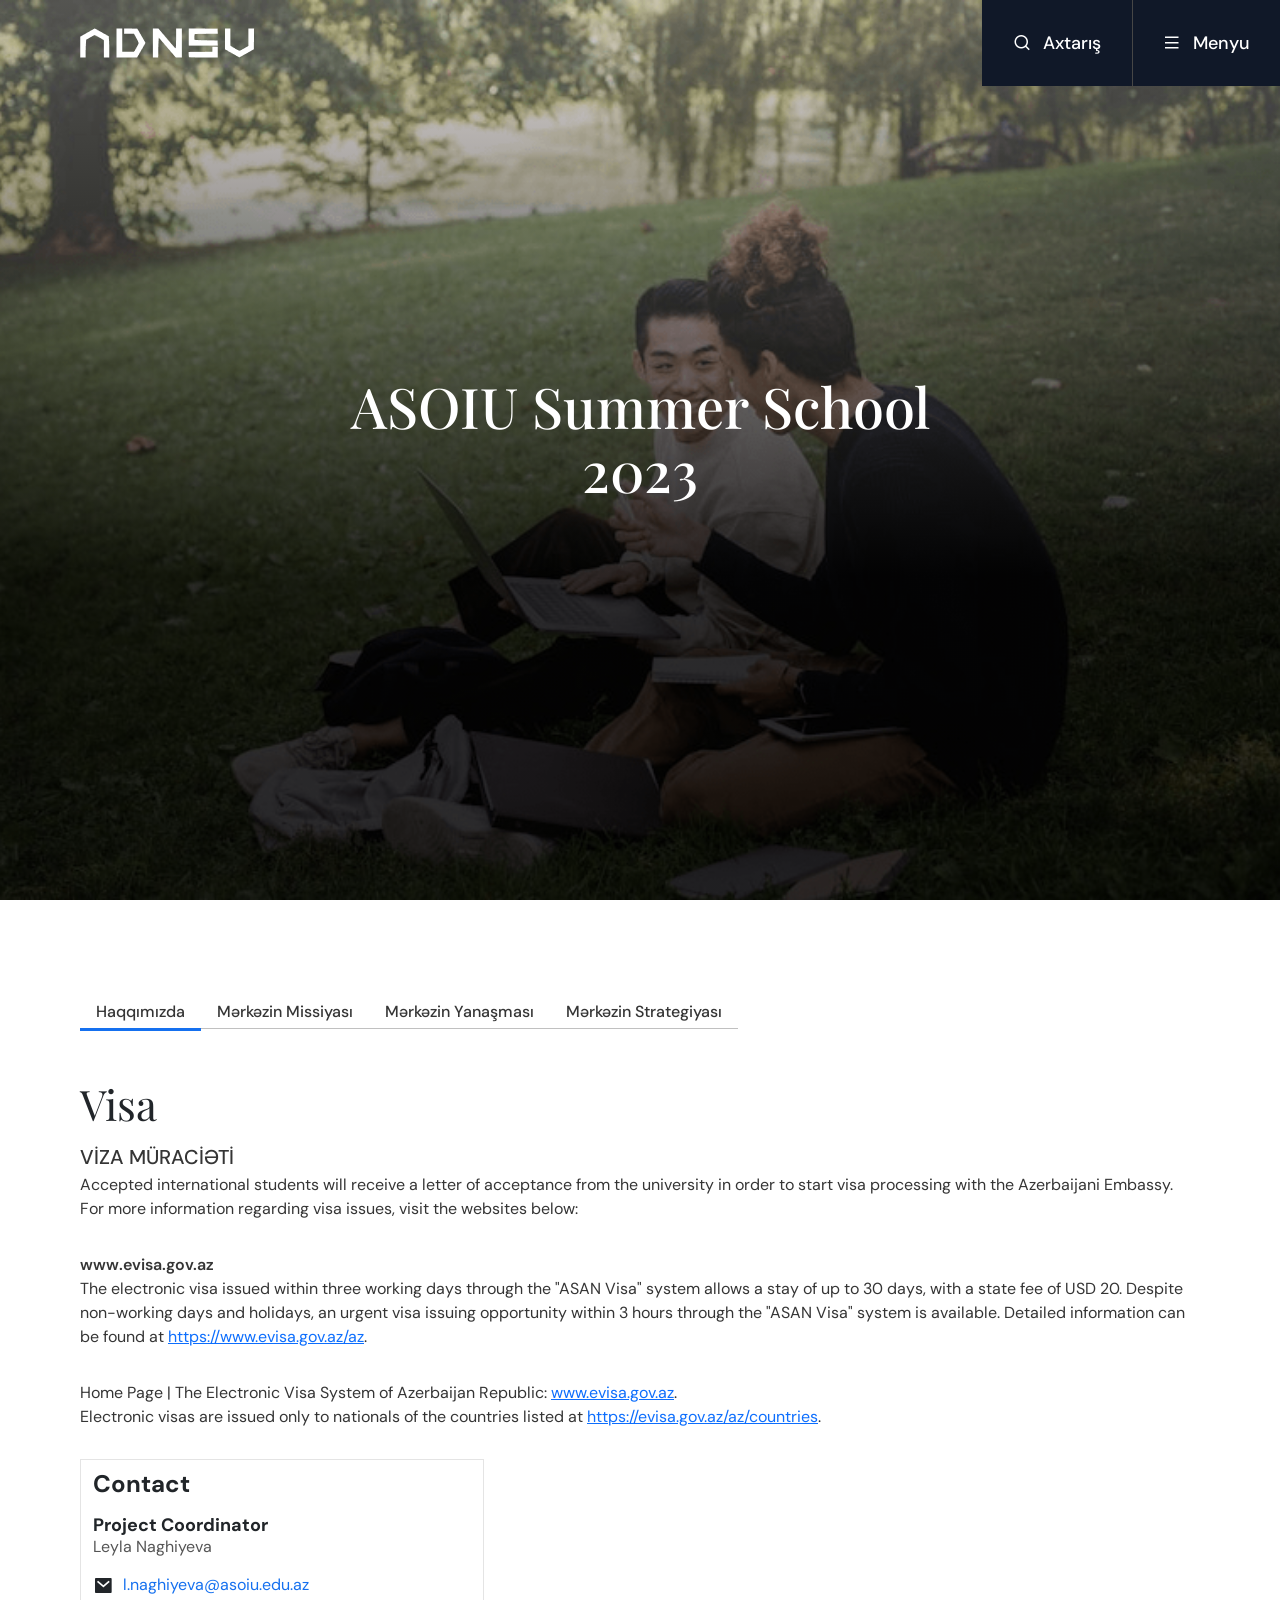
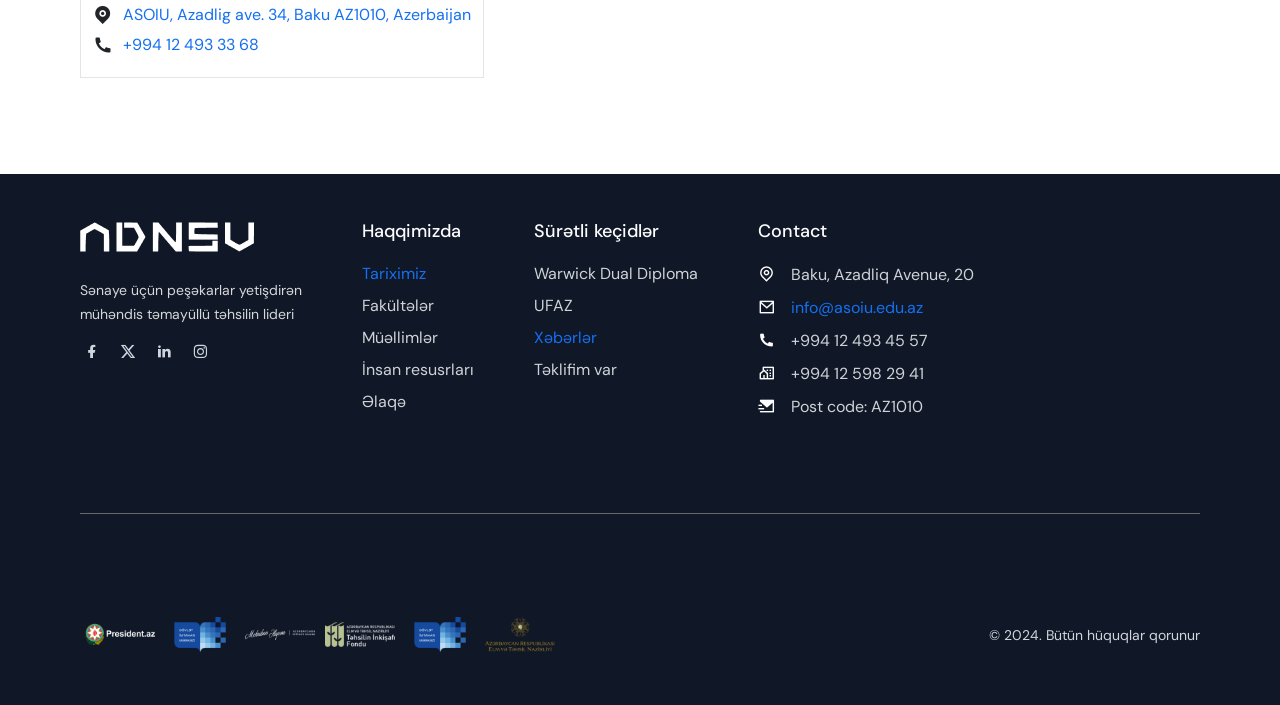
<file: asoiu_summer_school_visa.html>
<!DOCTYPE html>
<html lang="en">

<head>
    <meta charset="UTF-8">
    <meta name="viewport" content="width=device-width, initial-scale=1.0">
    <title>ASOIU - ASOIU Summer School Visa Page</title>
    <link rel="shortcut icon" href="assets/img/favicon.ico" type="image/x-icon">
    <link rel="stylesheet" href="assets/plugins/wow@1.1.3/animate.min.css">
    <link rel="stylesheet" href="assets/plugins/owlcarousel@2.3.4/assets/owl.carousel.min.css">
    <link rel="stylesheet" href="assets/plugins/fancybox@5.0.36/fancybox.min.css">
    <link rel="stylesheet" href="assets/plugins/bootstrap@5.3.3/bootstrap.min.css">
    <link rel="stylesheet" href="assets/plugins/swiper@11.1.4/swiper-bundle.min.css">
    <link rel="stylesheet" href="assets/css/reset.css">
    <link rel="stylesheet" href="assets/css/main.css">
</head>

<body>
    <header class="header" style="background-image: url('assets/img/header/14.png');">
        <nav class="header__navbar">
            <figure class="navbar__logo">
                <a class="navbar__logo-link" href="#">
                    <img class="navbar__logo-img" src="assets/img/logo.png" alt="Logo">
                </a>
            </figure>
            <div class="navbar__navigation">
                <div class="navbar__search">
                    <button class="navbar__search-btn" id="navbar_search_btn">
                        <i class="ri-search-line"></i>
                        <span class="navbar__search-btn-name">Axtarış</span>
                    </button>
                    <form class="navbar__search-input-container" id="navbar_search_input_container">
                        <input class="navbar__search-input" type="text" name="navbar_search" placeholder="Axtarış...">
                        <i class="ri-search-line"></i>
                        <i class="ri-close-circle-line" id="navbar_search_close_btn"></i>
                    </form>
                </div>
                <div class="navbar__burger">
                    <button class="navbar__burger-btn" id="navbar_burger_btn">
                        <i class="ri-menu-fill"></i>
                        <span class="navbar__burger-btn-name">Menyu</span>
                    </button>
                </div>
            </div>
            <div class="navbar__menu" id="navbar_menu">
                <div class="menu__heading">
                    <div class="menu__logo">
                        <img class="menu__logo-img" src="assets/img/logo.png" alt="Logo">
                    </div>
                    <button class="menu__close-btn" id="navbar_menu_close_btn">
                        <span class="menu__close-btn-name">Çıxış</span>
                        <i class="ri-close-large-line"></i>
                    </button>
                </div>
                <div class="menu__container">
                    <div class="menu" id="menu">
                        <ul class="menu__list">
                            <li class="menu__item">
                                <a class="menu__link active" href="#" data-dropdown-observed="adnsu">
                                    ADNSU
                                </a>
                                <i class="ri-arrow-right-s-line"></i>
                            </li>
                            <li class="menu__item">
                                <a class="menu__link" href="#" data-dropdown-observed="struktur">
                                    Struktur
                                </a>
                                <i class="ri-arrow-right-s-line"></i>
                            </li>
                            <li class="menu__item">
                                <a class="menu__link" href="#">
                                    Akademik Fəaliyyət
                                </a>
                            </li>
                            <li class="menu__item">
                                <a class="menu__link" href="#">
                                    Xidmətlər
                                </a>
                            </li>
                            <li class="menu__item">
                                <a class="menu__link" href="#">
                                    Tələbə
                                </a>
                            </li>
                            <li class="menu__item">
                                <a class="menu__link" href="#">
                                    Example 1
                                </a>
                            </li>
                            <li class="menu__item">
                                <a class="menu__link" href="#">
                                    Example 2
                                </a>
                            </li>
                            <li class="menu__item">
                                <a class="menu__link" href="#">
                                    Example 3
                                </a>
                            </li>
                        </ul>
                    </div>
                    <div class="menu menu__dropdown" id="adnsu">
                        <ul class="menu__dropdown-list">
                            <li class="menu__dropdown-item">
                                <a class="menu__dropdown-link" href="#" data-dropdown-observed="example">
                                    Haqqımızda
                                </a>
                                <i class="ri-arrow-right-s-line"></i>
                            </li>
                            <li class="menu__dropdown-item">
                                <a class="menu__dropdown-link" href="#">
                                    Tariximiz
                                </a>
                            </li>
                            <li class="menu__dropdown-item">
                                <a class="menu__dropdown-link" href="#">
                                    Rəsmi sənədlər
                                </a>
                            </li>
                            <li class="menu__dropdown-item">
                                <a class="menu__dropdown-link" href="#">
                                    Keyfiyyət təminatı
                                </a>
                            </li>
                            <li class="menu__dropdown-item">
                                <a class="menu__dropdown-link" href="#">
                                    İdarə heyəti
                                </a>
                            </li>
                            <li class="menu__dropdown-item">
                                <a class="menu__dropdown-link" href="#">
                                    Administrasiya
                                </a>
                            </li>
                            <li class="menu__dropdown-item">
                                <a class="menu__dropdown-link" href="#">
                                    Mərkəzlər
                                </a>
                            </li>
                        </ul>
                    </div>
                    <div class="menu menu__dropdown" id="struktur">
                        <ul class="menu__dropdown-list">
                            <li class="menu__dropdown-item">
                                <a class="menu__dropdown-link" href="#">
                                    Beynəlxalq əlaqələr şöbəsi
                                </a>
                            </li>
                            <li class="menu__dropdown-item">
                                <a class="menu__dropdown-link" href="#">
                                    İctimaiyyətlə Əlaqələr və MarketinqDepartamenti
                                </a>
                            </li>
                            <li class="menu__dropdown-item">
                                <a class="menu__dropdown-link" href="#">
                                    Tədris-metodika şöbəsi
                                </a>
                            </li>
                            <li class="menu__dropdown-item">
                                <a class="menu__dropdown-link" href="#">
                                    Mühasibatlıq
                                </a>
                            </li>
                            <li class="menu__dropdown-item">
                                <a class="menu__dropdown-link" href="#">
                                    Kadrlar şöbəsi
                                </a>
                            </li>
                        </ul>
                    </div>
                    <div class="menu menu__dropdown" id="example">
                        <ul class="menu__dropdown-list">
                            <li class="menu__dropdown-item">
                                <a class="menu__dropdown-link" href="#">
                                    Example 1
                                </a>
                            </li>
                            <li class="menu__dropdown-item">
                                <a class="menu__dropdown-link" href="#">
                                    Example 2
                                </a>
                            </li>
                        </ul>
                    </div>
                </div>
                <div class="menu__quick-links">
                    <div class="quick-links__heading">
                        <span class="quick-links__title">Quick Links</span>
                        <i class="ri-arrow-right-line"></i>
                    </div>
                    <div class="quick-links__links">
                        <a class="quick-links__link" href="#">Warwick Dual Diploma</a>
                        <a class="quick-links__link" href="#">UFAZ</a>
                        <a class="quick-links__link" href="#">News</a>
                        <a class="quick-links__link" href="#">I have an idea</a>
                        <a class="quick-links__link" href="#">Contact us</a>
                    </div>
                </div>
                <div class="menu-mobile__container">
                    <ul class="menu-mobile__list">
                        <li class="menu-mobile__item">
                            <a class="menu-mobile__link" href="#">
                                <span class="menu-mobile__link-name">ADNSU</span>
                                <i class="ri-arrow-down-s-line"></i>
                            </a>
                            <ul class="menu-mobile__dropdown-list">
                                <li class="menu-mobile__item">
                                    <a class="menu-mobile__link" href="#">
                                        <span class="menu-mobile__link-name">Haqqımızda</span>
                                    </a>
                                </li>
                                <li class="menu-mobile__item">
                                    <a class="menu-mobile__link" href="#">
                                        <span class="menu-mobile__link-name">Tariximiz</span>
                                    </a>
                                </li>
                                <li class="menu-mobile__item">
                                    <a class="menu-mobile__link" href="#">
                                        <span class="menu-mobile__link-name">Rəsmi sənədlər</span>
                                    </a>
                                </li>
                                <li class="menu-mobile__item">
                                    <a class="menu-mobile__link" href="#">
                                        <span class="menu-mobile__link-name">Keyfiyyət təminatı</span>
                                    </a>
                                </li>
                                <li class="menu-mobile__item">
                                    <a class="menu-mobile__link" href="#">
                                        <span class="menu-mobile__link-name">İdarə heyəti</span>
                                    </a>
                                </li>
                                <li class="menu-mobile__item">
                                    <a class="menu-mobile__link" href="#">
                                        <span class="menu-mobile__link-name">Administrasiya</span>
                                    </a>
                                </li>
                                <li class="menu-mobile__item">
                                    <a class="menu-mobile__link" href="#">
                                        <span class="menu-mobile__link-name">Mərkəzlər</span>
                                    </a>
                                </li>
                            </ul>
                        </li>
                        <li class="menu-mobile__item">
                            <a class="menu-mobile__link" href="#">
                                <span class="menu-mobile__link-name">Struktur</span>
                                <i class="ri-arrow-down-s-line"></i>
                            </a>
                            <ul class="menu-mobile__dropdown-list">
                                <li class="menu-mobile__item">
                                    <a class="menu-mobile__link" href="#">
                                        <span class="menu-mobile__link-name">Beynəlxalq əlaqələr şöbəsi</span>
                                    </a>
                                </li>
                                <li class="menu-mobile__item">
                                    <a class="menu-mobile__link" href="#">
                                        <span class="menu-mobile__link-name">İctimaiyyətlə Əlaqələr və Marketinq
                                            Departamenti</span>
                                    </a>
                                </li>
                                <li class="menu-mobile__item">
                                    <a class="menu-mobile__link" href="#">
                                        <span class="menu-mobile__link-name">Tədris-metodika şöbəsi</span>
                                    </a>
                                </li>
                                <li class="menu-mobile__item">
                                    <a class="menu-mobile__link" href="#">
                                        <span class="menu-mobile__link-name">Mühasibatlıq</span>
                                    </a>
                                </li>
                                <li class="menu-mobile__item">
                                    <a class="menu-mobile__link" href="#">
                                        <span class="menu-mobile__link-name">Kadrlar şöbəsi</span>
                                    </a>
                                </li>
                            </ul>
                        </li>
                        <li class="menu-mobile__item">
                            <a class="menu-mobile__link" href="#">
                                <span class="menu-mobile__link-name">Akademik Fəaliyyət</span>
                            </a>
                        </li>
                        <li class="menu-mobile__item">
                            <a class="menu-mobile__link" href="#">
                                <span class="menu-mobile__link-name">Xidmətlər</span>
                            </a>
                        </li>
                        <li class="menu-mobile__item">
                            <a class="menu-mobile__link" href="#">
                                <span class="menu-mobile__link-name">Tələbə</span>
                            </a>
                        </li>
                    </ul>
                </div>
            </div>
        </nav>
        <div class="header__heading">
            <h1 class="header__heading-title">
                ASOIU Summer School 2023
            </h1>
        </div>
    </header>
    <main class="main">
        <section class="section">
            <div class="digital__development wow animate__animated animate__slideInDown" data-wow-offset="100">
                <div class="digital__development-transition">
                    <a class="digital__development-transition-links active" href="#">Haqqımızda</a>
                    <a class="digital__development-transition-links" href="#">Mərkəzin Missiyası</a>
                    <a class="digital__development-transition-links" href="#">Mərkəzin Yanaşması</a>
                    <a class="digital__development-transition-links" href="#">Mərkəzin Strategiyası</a>
                </div>
            </div>
            <section class="section__visa">
                <div class="section__visa-heading wow animate__animated animate__slideInLeft" data-wow-offset="100">
                    <h1 class="section__visa-heading-title">Visa</h1>
                    <p class="section__visa-heading-description">VİZA MÜRACİƏTİ</p>
                </div>
                <div class="visa__content wow animate__animated animate__slideInRight" data-wow-offset="100">
                    <p class="visa__content-text">
                        Accepted international students will receive a letter of acceptance from the university in order
                        to start visa processing with the Azerbaijani Embassy. For more information regarding visa
                        issues, visit the websites below:
                    </p>
                    <p class="visa__content-link">
                        <a href="www.evisa.gov.az">www.evisa.gov.az</a>
                    </p>
                    <p class="visa__content-text">
                        The electronic visa issued within three working days through the "ASAN Visa" system allows a
                        stay of up to 30 days, with a state fee of USD 20. Despite non-working days and holidays, an
                        urgent visa
                        issuing opportunity within 3 hours through the "ASAN Visa" system is available. Detailed
                        information can
                        be found at
                        <a href="https://www.evisa.gov.az/az">https://www.evisa.gov.az/az</a>.
                    </p>
                    <p class="visa__content-text">
                        Home Page | The Electronic Visa System of Azerbaijan Republic:
                        <a href="https://www.evisa.gov.az">www.evisa.gov.az</a>.
                        <br>
                        Electronic visas are issued only to nationals of the countries listed at
                        <a href="https://evisa.gov.az/az/countries">https://evisa.gov.az/az/countries</a>.
                    </p>
                </div>
                <section class="visa__contact wow animate__animated animate__slideInUp" data-wow-offset="100">
                    <h2 class="visa__contact-title">Contact</h2>
                    <div class="visa__contact-description">
                        <h3 class="visa__contact-description-title">Project Coordinator</h3>
                        <p class="visa__contact-description-description">Leyla Naghiyeva</p>
                    </div>
                    <ul class="visa__contact-list">
                        <li class="visa__contact-item">
                            <i class="ri-mail-fill"></i>
                            <a class="visa__contact-link"
                                href="mailto:l.naghiyeva@asoiu.edu.az">l.naghiyeva@asoiu.edu.az</a>
                        </li>
                        <li class="visa__contact-item">
                            <i class="ri-map-pin-fill"></i>
                            <a class="visa__contact-link" href="https://goo.gl/maps/QYyDHQUX7Gx">ASOIU, Azadlig ave. 34,
                                Baku AZ1010, Azerbaijan</a>
                        </li>
                        <li class="visa__contact-item">
                            <i class="ri-phone-fill"></i>
                            <a class="visa__contact-link" href="tel:+994124933368">+994 12 493 33 68</a>
                        </li>
                    </ul>
                </section>
            </section>
        </section>
    </main>
    <footer class="footer">
        <section class="section">
            <div class="footer__grid-layout">
                <div class="footer__section">
                    <div class="footer__section-logo">
                        <a class="footer__section-logo-link" href="#">
                            <img class="footer__section-logo-img" src="assets/img/logo.png" alt="Logo">
                        </a>
                    </div>
                    <div class="footer__section-about">
                        <p class="footer__section-about-text">
                            Sənaye üçün peşəkarlar yetişdirən mühəndis təmayüllü təhsilin lideri
                        </p>
                    </div>
                    <div class="footer__section-icon">
                        <a class="footer__section-icon-link" href="#">
                            <i class="ri-facebook-fill"></i>
                        </a>
                        <a class="footer__section-icon-link" href="#">
                            <i class="ri-twitter-x-fill"></i>
                        </a>
                        <a class="footer__section-icon-link" href="#">
                            <i class="ri-linkedin-fill"></i>
                        </a>
                        <a class="footer__section-icon-link" href="#">
                            <i class="ri-instagram-line"></i>
                        </a>
                    </div>
                </div>
                <div class="footer__section">
                    <nav class="footer__nav">
                        <div class="footer__nav-section">
                            <h1 class="footer__nav-section-title">Haqqimizda</h1>
                        </div>
                        <ul class="footer__nav-list">
                            <li class="footer__nav-item">
                                <a class="footer__nav-link active" href="#">Tariximiz</a>
                            </li>
                            <li class="footer__nav-item">
                                <a class="footer__nav-link" href="#">Fakültələr</a>
                            </li>
                            <li class="footer__nav-item">
                                <a class="footer__nav-link" href="#">Müəllimlər</a>
                            </li>
                            <li class="footer__nav-item">
                                <a class="footer__nav-link" href="#">İnsan resusrları</a>
                            </li>
                            <li class="footer__nav-item">
                                <a class="footer__nav-link" href="#">Əlaqə</a>
                            </li>
                        </ul>
                    </nav>
                </div>
                <div class="footer__section">
                    <nav class="footer__nav">
                        <div class="footer__nav-section">
                            <h1 class="footer__nav-section-title">Sürətli keçidlər</h1>
                        </div>
                        <ul class="footer__nav-list">
                            <li class="footer__nav-item">
                                <a class="footer__nav-link" href="#">Warwick Dual Diploma</a>
                            </li>
                            <li class="footer__nav-item">
                                <a class="footer__nav-link" href="#">UFAZ</a>
                            </li>
                            <li class="footer__nav-item ">
                                <a class="footer__nav-link active" href="#">Xəbərlər</a>
                            </li>
                            <li class="footer__nav-item">
                                <a class="footer__nav-link" href="#">Təklifim var</a>
                            </li>
                        </ul>
                    </nav>
                </div>
                <div class="footer__section">
                    <nav class="footer__nav">
                        <div class="footer__nav-section">
                            <h1 class="footer__nav-section-title">Contact</h1>
                        </div>
                        <ul class="footer__nav-list">
                            <li class="footer__nav-item">
                                <a class="footer__nav-link" href="#">
                                    <i class="ri-map-pin-line"></i>
                                    <span class="footer__nav-link-name">Baku, Azadliq Avenue, 20</span>
                                </a>
                            </li>
                            <li class="footer__nav-item">
                                <a class="footer__nav-link active" href="#">
                                    <i class="ri-mail-line"></i>
                                    <span class="footer__nav-link-name">info@asoiu.edu.az</span>
                                </a>
                            </li>
                            <li class="footer__nav-item">
                                <a class="footer__nav-link" href="#">
                                    <i class="ri-phone-fill"></i>
                                    <span class="footer__nav-link-name">+994 12 493 45 57</span>
                                </a>
                            </li>
                            <li class="footer__nav-item">
                                <a class="footer__nav-link" href="#">
                                    <i class="ri-community-line"></i>
                                    <span class="footer__nav-link-name">+994 12 598 29 41</span>
                                </a>
                            </li>
                            <li class="footer__nav-item">
                                <a class="footer__nav-link" href="#">
                                    <i class="ri-mail-send-fill"></i>
                                    <span class="footer__nav-link-name">Post code: AZ1010</span>
                                </a>
                            </li>
                        </ul>
                    </nav>
                </div>
            </div>
        </section>
        <section class="section">
            <div class="footer__separator"></div>
        </section>
        <section class="section">
            <div class="footer__copyright">
                <div class="footer__partners">
                    <div class="partner__logo">
                        <a class="partner__link" href="#">
                            <img class="partner__logo-img" src="assets/img/partners/1.png" alt="Partner Logo">
                        </a>
                    </div>
                    <div class="partner__logo">
                        <a class="partner__link" href="#">
                            <img class="partner__logo-img" src="assets/img/partners/2.png" alt="Partner Logo">
                        </a>
                    </div>
                    <div class="partner__logo">
                        <a class="partner__link" href="#">
                            <img class="partner__logo-img" src="assets/img/partners/3.png" alt="Partner Logo">
                        </a>
                    </div>
                    <div class="partner__logo">
                        <a class="partner__link" href="#">
                            <img class="partner__logo-img" src="assets/img/partners/4.png" alt="Partner Logo">
                        </a>
                    </div>
                    <div class="partner__logo">
                        <a class="partner__link" href="#">
                            <img class="partner__logo-img" src="assets/img/partners/2.png" alt="Partner Logo">
                        </a>
                    </div>
                    <div class="partner__logo">
                        <a class="partner__link" href="#">
                            <img class="partner__logo-img" src="assets/img/partners/5.png" alt="Partner Logo">
                        </a>
                    </div>
                </div>
                <div class="footer__copyright-data">
                    <p class="footer__copyright-text">&copy; 2024. Bütün hüquqlar qorunur</p>
                </div>
            </div>
        </section>
    </footer>
    <script src="assets/plugins/jquery@3.7.1/jquery.min.js"></script>
    <script src="assets/plugins/jqueryui@1.14.0/jquery-ui.min.js"></script>
    <script src="assets/plugins/wow@1.1.3/wow.min.js"></script>
    <script src="assets/plugins/owlcarousel@2.3.4/owl.carousel.min.js"></script>
    <script src="assets/plugins/fancybox@5.0.36/fancybox.umd.min.js"></script>
    <script src="assets/plugins/bootstrap@5.3.3/bootstrap.bundle.min.js"></script>
    <script src="assets/plugins/swiper@11.1.4/swiper-bundle.min.js"></script>
    <script defer src="assets/js/main.js"></script>
</body>

</html>
</file>
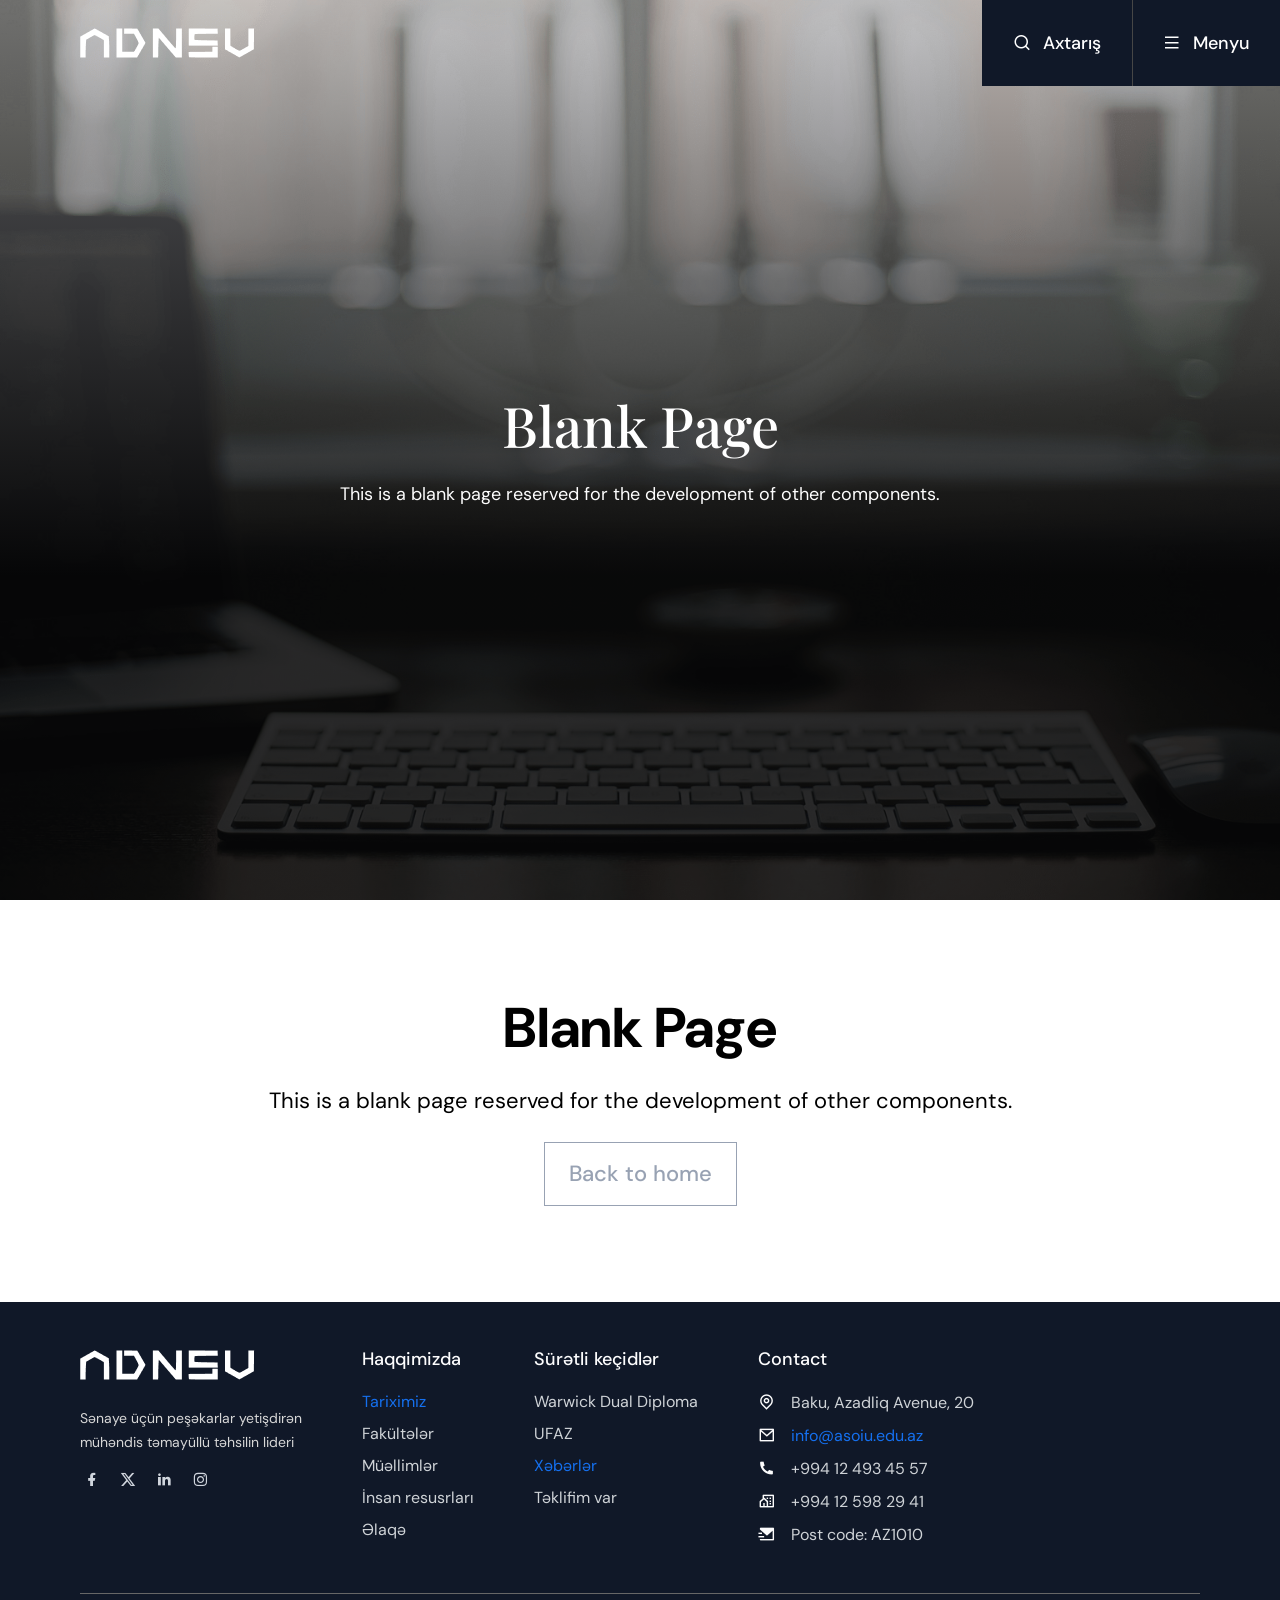
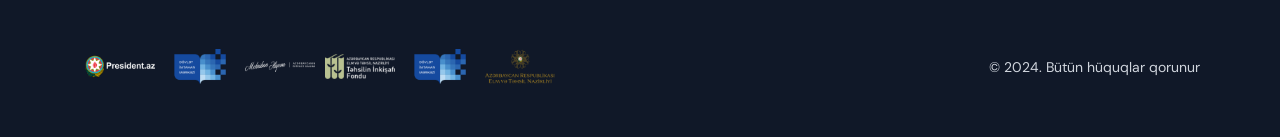
<file: blank_with_header.html>
<!DOCTYPE html>
<html lang="en">

<head>
    <meta charset="UTF-8">
    <meta name="viewport" content="width=device-width, initial-scale=1.0">
    <title>ASOIU - Blank Page With Header</title>
    <link rel="shortcut icon" href="assets/img/favicon.ico" type="image/x-icon">
    <link rel="stylesheet" href="assets/plugins/wow@1.1.3/animate.min.css">
    <link rel="stylesheet" href="assets/plugins/owlcarousel@2.3.4/assets/owl.carousel.min.css">
    <link rel="stylesheet" href="assets/plugins/fancybox@5.0.36/fancybox.min.css">
    <link rel="stylesheet" href="assets/plugins/bootstrap@5.3.3/bootstrap.min.css">
    <link rel="stylesheet" href="assets/plugins/swiper@11.1.4/swiper-bundle.min.css">
    <link rel="stylesheet" href="assets/css/reset.css">
    <link rel="stylesheet" href="assets/css/main.css">
</head>

<body>
    <header class="header" style="background-image: url('assets/img/header/3.png');">
        <nav class="header__navbar">
            <figure class="navbar__logo">
                <a class="navbar__logo-link" href="#">
                    <img class="navbar__logo-img" src="assets/img/logo.png" alt="Logo">
                </a>
            </figure>
            <div class="navbar__navigation">
                <div class="navbar__search">
                    <button class="navbar__search-btn" id="navbar_search_btn">
                        <i class="ri-search-line"></i>
                        <span class="navbar__search-btn-name">Axtarış</span>
                    </button>
                    <form class="navbar__search-input-container" id="navbar_search_input_container">
                        <input class="navbar__search-input" type="text" name="navbar_search" placeholder="Axtarış...">
                        <i class="ri-search-line"></i>
                        <i class="ri-close-circle-line" id="navbar_search_close_btn"></i>
                    </form>
                </div>
                <div class="navbar__burger">
                    <button class="navbar__burger-btn" id="navbar_burger_btn">
                        <i class="ri-menu-fill"></i>
                        <span class="navbar__burger-btn-name">Menyu</span>
                    </button>
                </div>
            </div>
            <div class="navbar__menu" id="navbar_menu">
                <div class="menu__heading">
                    <div class="menu__logo">
                        <img class="menu__logo-img" src="assets/img/logo.png" alt="Logo">
                    </div>
                    <button class="menu__close-btn" id="navbar_menu_close_btn">
                        <span class="menu__close-btn-name">Çıxış</span>
                        <i class="ri-close-large-line"></i>
                    </button>
                </div>
                <div class="menu__container">
                    <div class="menu" id="menu">
                        <ul class="menu__list">
                            <li class="menu__item">
                                <a class="menu__link active" href="#" data-dropdown-observed="adnsu">
                                    ADNSU
                                </a>
                                <i class="ri-arrow-right-s-line"></i>
                            </li>
                            <li class="menu__item">
                                <a class="menu__link" href="#" data-dropdown-observed="struktur">
                                    Struktur
                                </a>
                                <i class="ri-arrow-right-s-line"></i>
                            </li>
                            <li class="menu__item">
                                <a class="menu__link" href="#">
                                    Akademik Fəaliyyət
                                </a>
                            </li>
                            <li class="menu__item">
                                <a class="menu__link" href="#">
                                    Xidmətlər
                                </a>
                            </li>
                            <li class="menu__item">
                                <a class="menu__link" href="#">
                                    Tələbə
                                </a>
                            </li>
                            <li class="menu__item">
                                <a class="menu__link" href="#">
                                    Example 1
                                </a>
                            </li>
                            <li class="menu__item">
                                <a class="menu__link" href="#">
                                    Example 2
                                </a>
                            </li>
                            <li class="menu__item">
                                <a class="menu__link" href="#">
                                    Example 3
                                </a>
                            </li>
                        </ul>
                    </div>
                    <div class="menu menu__dropdown" id="adnsu">
                        <ul class="menu__dropdown-list">
                            <li class="menu__dropdown-item">
                                <a class="menu__dropdown-link" href="#" data-dropdown-observed="example">
                                    Haqqımızda
                                </a>
                                <i class="ri-arrow-right-s-line"></i>
                            </li>
                            <li class="menu__dropdown-item">
                                <a class="menu__dropdown-link" href="#">
                                    Tariximiz
                                </a>
                            </li>
                            <li class="menu__dropdown-item">
                                <a class="menu__dropdown-link" href="#">
                                    Rəsmi sənədlər
                                </a>
                            </li>
                            <li class="menu__dropdown-item">
                                <a class="menu__dropdown-link" href="#">
                                    Keyfiyyət təminatı
                                </a>
                            </li>
                            <li class="menu__dropdown-item">
                                <a class="menu__dropdown-link" href="#">
                                    İdarə heyəti
                                </a>
                            </li>
                            <li class="menu__dropdown-item">
                                <a class="menu__dropdown-link" href="#">
                                    Administrasiya
                                </a>
                            </li>
                            <li class="menu__dropdown-item">
                                <a class="menu__dropdown-link" href="#">
                                    Mərkəzlər
                                </a>
                            </li>
                        </ul>
                    </div>
                    <div class="menu menu__dropdown" id="struktur">
                        <ul class="menu__dropdown-list">
                            <li class="menu__dropdown-item">
                                <a class="menu__dropdown-link" href="#">
                                    Beynəlxalq əlaqələr şöbəsi
                                </a>
                            </li>
                            <li class="menu__dropdown-item">
                                <a class="menu__dropdown-link" href="#">
                                    İctimaiyyətlə Əlaqələr və MarketinqDepartamenti
                                </a>
                            </li>
                            <li class="menu__dropdown-item">
                                <a class="menu__dropdown-link" href="#">
                                    Tədris-metodika şöbəsi
                                </a>
                            </li>
                            <li class="menu__dropdown-item">
                                <a class="menu__dropdown-link" href="#">
                                    Mühasibatlıq
                                </a>
                            </li>
                            <li class="menu__dropdown-item">
                                <a class="menu__dropdown-link" href="#">
                                    Kadrlar şöbəsi
                                </a>
                            </li>
                        </ul>
                    </div>
                    <div class="menu menu__dropdown" id="example">
                        <ul class="menu__dropdown-list">
                            <li class="menu__dropdown-item">
                                <a class="menu__dropdown-link" href="#">
                                    Example 1
                                </a>
                            </li>
                            <li class="menu__dropdown-item">
                                <a class="menu__dropdown-link" href="#">
                                    Example 2
                                </a>
                            </li>
                        </ul>
                    </div>
                </div>
                <div class="menu__quick-links">
                    <div class="quick-links__heading">
                        <span class="quick-links__title">Quick Links</span>
                        <i class="ri-arrow-right-line"></i>
                    </div>
                    <div class="quick-links__links">
                        <a class="quick-links__link" href="#">Warwick Dual Diploma</a>
                        <a class="quick-links__link" href="#">UFAZ</a>
                        <a class="quick-links__link" href="#">News</a>
                        <a class="quick-links__link" href="#">I have an idea</a>
                        <a class="quick-links__link" href="#">Contact us</a>
                    </div>
                </div>
                <div class="menu-mobile__container">
                    <ul class="menu-mobile__list">
                        <li class="menu-mobile__item">
                            <a class="menu-mobile__link" href="#">
                                <span class="menu-mobile__link-name">ADNSU</span>
                                <i class="ri-arrow-down-s-line"></i>
                            </a>
                            <ul class="menu-mobile__dropdown-list">
                                <li class="menu-mobile__item">
                                    <a class="menu-mobile__link" href="#">
                                        <span class="menu-mobile__link-name">Haqqımızda</span>
                                    </a>
                                </li>
                                <li class="menu-mobile__item">
                                    <a class="menu-mobile__link" href="#">
                                        <span class="menu-mobile__link-name">Tariximiz</span>
                                    </a>
                                </li>
                                <li class="menu-mobile__item">
                                    <a class="menu-mobile__link" href="#">
                                        <span class="menu-mobile__link-name">Rəsmi sənədlər</span>
                                    </a>
                                </li>
                                <li class="menu-mobile__item">
                                    <a class="menu-mobile__link" href="#">
                                        <span class="menu-mobile__link-name">Keyfiyyət təminatı</span>
                                    </a>
                                </li>
                                <li class="menu-mobile__item">
                                    <a class="menu-mobile__link" href="#">
                                        <span class="menu-mobile__link-name">İdarə heyəti</span>
                                    </a>
                                </li>
                                <li class="menu-mobile__item">
                                    <a class="menu-mobile__link" href="#">
                                        <span class="menu-mobile__link-name">Administrasiya</span>
                                    </a>
                                </li>
                                <li class="menu-mobile__item">
                                    <a class="menu-mobile__link" href="#">
                                        <span class="menu-mobile__link-name">Mərkəzlər</span>
                                    </a>
                                </li>
                            </ul>
                        </li>
                        <li class="menu-mobile__item">
                            <a class="menu-mobile__link" href="#">
                                <span class="menu-mobile__link-name">Struktur</span>
                                <i class="ri-arrow-down-s-line"></i>
                            </a>
                            <ul class="menu-mobile__dropdown-list">
                                <li class="menu-mobile__item">
                                    <a class="menu-mobile__link" href="#">
                                        <span class="menu-mobile__link-name">Beynəlxalq əlaqələr şöbəsi</span>
                                    </a>
                                </li>
                                <li class="menu-mobile__item">
                                    <a class="menu-mobile__link" href="#">
                                        <span class="menu-mobile__link-name">İctimaiyyətlə Əlaqələr və Marketinq
                                            Departamenti</span>
                                    </a>
                                </li>
                                <li class="menu-mobile__item">
                                    <a class="menu-mobile__link" href="#">
                                        <span class="menu-mobile__link-name">Tədris-metodika şöbəsi</span>
                                    </a>
                                </li>
                                <li class="menu-mobile__item">
                                    <a class="menu-mobile__link" href="#">
                                        <span class="menu-mobile__link-name">Mühasibatlıq</span>
                                    </a>
                                </li>
                                <li class="menu-mobile__item">
                                    <a class="menu-mobile__link" href="#">
                                        <span class="menu-mobile__link-name">Kadrlar şöbəsi</span>
                                    </a>
                                </li>
                            </ul>
                        </li>
                        <li class="menu-mobile__item">
                            <a class="menu-mobile__link" href="#">
                                <span class="menu-mobile__link-name">Akademik Fəaliyyət</span>
                            </a>
                        </li>
                        <li class="menu-mobile__item">
                            <a class="menu-mobile__link" href="#">
                                <span class="menu-mobile__link-name">Xidmətlər</span>
                            </a>
                        </li>
                        <li class="menu-mobile__item">
                            <a class="menu-mobile__link" href="#">
                                <span class="menu-mobile__link-name">Tələbə</span>
                            </a>
                        </li>
                    </ul>
                </div>
            </div>
        </nav>
        <div class="header__heading">
            <h1 class="header__heading-title">
                Blank Page
            </h1>
            <p class="header__heading-description">
                This is a blank page reserved for the development of other components.
            </p>
        </div>
    </header>
    <main class="main">
        <section class="section wow animate__animated animate__zoomIn" data-wow-offset="100">
            <div class="section__blank-heading">
                <h1 class="section__blank-title">Blank Page</h1>
                <p class="section__blank-description">
                    This is a blank page reserved for the development of other components.
                </p>
                <a class="section__blank-link" href="#">
                    Back to home
                </a>
            </div>
        </section>
    </main>
    <footer class="footer">
        <section class="section">
            <div class="footer__grid-layout">
                <div class="footer__section">
                    <div class="footer__section-logo">
                        <a class="footer__section-logo-link" href="#">
                            <img class="footer__section-logo-img" src="assets/img/logo.png" alt="Logo">
                        </a>
                    </div>
                    <div class="footer__section-about">
                        <p class="footer__section-about-text">
                            Sənaye üçün peşəkarlar yetişdirən mühəndis təmayüllü təhsilin lideri
                        </p>
                    </div>
                    <div class="footer__section-icon">
                        <a class="footer__section-icon-link" href="#">
                            <i class="ri-facebook-fill"></i>
                        </a>
                        <a class="footer__section-icon-link" href="#">
                            <i class="ri-twitter-x-fill"></i>
                        </a>
                        <a class="footer__section-icon-link" href="#">
                            <i class="ri-linkedin-fill"></i>
                        </a>
                        <a class="footer__section-icon-link" href="#">
                            <i class="ri-instagram-line"></i>
                        </a>
                    </div>
                </div>
                <div class="footer__section">
                    <nav class="footer__nav">
                        <div class="footer__nav-section">
                            <h1 class="footer__nav-section-title">Haqqimizda</h1>
                        </div>
                        <ul class="footer__nav-list">
                            <li class="footer__nav-item">
                                <a class="footer__nav-link active" href="#">Tariximiz</a>
                            </li>
                            <li class="footer__nav-item">
                                <a class="footer__nav-link" href="#">Fakültələr</a>
                            </li>
                            <li class="footer__nav-item">
                                <a class="footer__nav-link" href="#">Müəllimlər</a>
                            </li>
                            <li class="footer__nav-item">
                                <a class="footer__nav-link" href="#">İnsan resusrları</a>
                            </li>
                            <li class="footer__nav-item">
                                <a class="footer__nav-link" href="#">Əlaqə</a>
                            </li>
                        </ul>
                    </nav>
                </div>
                <div class="footer__section">
                    <nav class="footer__nav">
                        <div class="footer__nav-section">
                            <h1 class="footer__nav-section-title">Sürətli keçidlər</h1>
                        </div>
                        <ul class="footer__nav-list">
                            <li class="footer__nav-item">
                                <a class="footer__nav-link" href="#">Warwick Dual Diploma</a>
                            </li>
                            <li class="footer__nav-item">
                                <a class="footer__nav-link" href="#">UFAZ</a>
                            </li>
                            <li class="footer__nav-item ">
                                <a class="footer__nav-link active" href="#">Xəbərlər</a>
                            </li>
                            <li class="footer__nav-item">
                                <a class="footer__nav-link" href="#">Təklifim var</a>
                            </li>
                        </ul>
                    </nav>
                </div>
                <div class="footer__section">
                    <nav class="footer__nav">
                        <div class="footer__nav-section">
                            <h1 class="footer__nav-section-title">Contact</h1>
                        </div>
                        <ul class="footer__nav-list">
                            <li class="footer__nav-item">
                                <a class="footer__nav-link" href="#">
                                    <i class="ri-map-pin-line"></i>
                                    <span class="footer__nav-link-name">Baku, Azadliq Avenue, 20</span>
                                </a>
                            </li>
                            <li class="footer__nav-item">
                                <a class="footer__nav-link active" href="#">
                                    <i class="ri-mail-line"></i>
                                    <span class="footer__nav-link-name">info@asoiu.edu.az</span>
                                </a>
                            </li>
                            <li class="footer__nav-item">
                                <a class="footer__nav-link" href="#">
                                    <i class="ri-phone-fill"></i>
                                    <span class="footer__nav-link-name">+994 12 493 45 57</span>
                                </a>
                            </li>
                            <li class="footer__nav-item">
                                <a class="footer__nav-link" href="#">
                                    <i class="ri-community-line"></i>
                                    <span class="footer__nav-link-name">+994 12 598 29 41</span>
                                </a>
                            </li>
                            <li class="footer__nav-item">
                                <a class="footer__nav-link" href="#">
                                    <i class="ri-mail-send-fill"></i>
                                    <span class="footer__nav-link-name">Post code: AZ1010</span>
                                </a>
                            </li>
                        </ul>
                    </nav>
                </div>
            </div>
        </section>
        <section class="section py-0">
            <div class="footer__separator"></div>
        </section>
        <section class="section">
            <div class="footer__copyright">
                <div class="footer__partners">
                    <div class="partner__logo">
                        <a class="partner__link" href="#">
                            <img class="partner__logo-img" src="assets/img/partners/1.png" alt="Partner Logo">
                        </a>
                    </div>
                    <div class="partner__logo">
                        <a class="partner__link" href="#">
                            <img class="partner__logo-img" src="assets/img/partners/2.png" alt="Partner Logo">
                        </a>
                    </div>
                    <div class="partner__logo">
                        <a class="partner__link" href="#">
                            <img class="partner__logo-img" src="assets/img/partners/3.png" alt="Partner Logo">
                        </a>
                    </div>
                    <div class="partner__logo">
                        <a class="partner__link" href="#">
                            <img class="partner__logo-img" src="assets/img/partners/4.png" alt="Partner Logo">
                        </a>
                    </div>
                    <div class="partner__logo">
                        <a class="partner__link" href="#">
                            <img class="partner__logo-img" src="assets/img/partners/2.png" alt="Partner Logo">
                        </a>
                    </div>
                    <div class="partner__logo">
                        <a class="partner__link" href="#">
                            <img class="partner__logo-img" src="assets/img/partners/5.png" alt="Partner Logo">
                        </a>
                    </div>
                </div>
                <div class="footer__copyright-data">
                    <p class="footer__copyright-text">&copy; 2024. Bütün hüquqlar qorunur</p>
                </div>
            </div>
        </section>
    </footer>
    <script src="assets/plugins/jquery@3.7.1/jquery.min.js"></script>
    <script src="assets/plugins/jqueryui@1.14.0/jquery-ui.min.js"></script>
    <script src="assets/plugins/wow@1.1.3/wow.min.js"></script>
    <script src="assets/plugins/owlcarousel@2.3.4/owl.carousel.min.js"></script>
    <script src="assets/plugins/fancybox@5.0.36/fancybox.umd.min.js"></script>
    <script src="assets/plugins/bootstrap@5.3.3/bootstrap.bundle.min.js"></script>
    <script src="assets/plugins/swiper@11.1.4/swiper-bundle.min.js"></script>
    <script defer src="assets/js/main.js"></script>
</body>

</html>
</file>
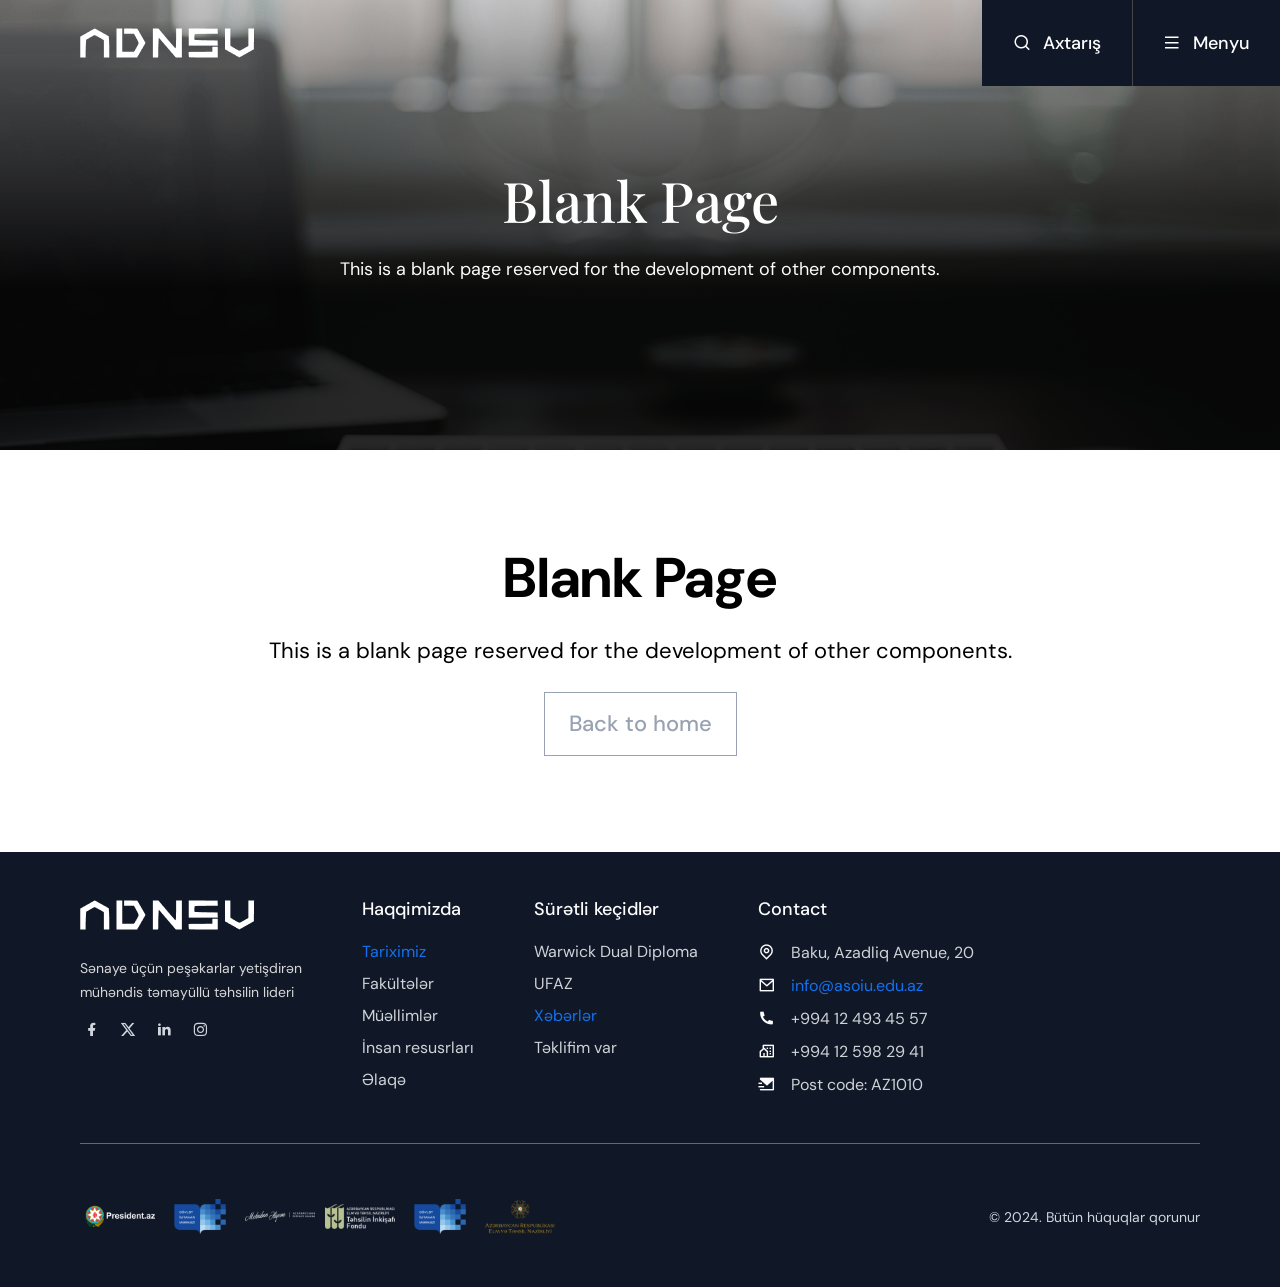
<file: blank_with_header_half.html>
<!DOCTYPE html>
<html lang="en">

<head>
    <meta charset="UTF-8">
    <meta name="viewport" content="width=device-width, initial-scale=1.0">
    <title>ASOIU - Blank Page With Header</title>
    <link rel="shortcut icon" href="assets/img/favicon.ico" type="image/x-icon">
    <link rel="stylesheet" href="assets/plugins/wow@1.1.3/animate.min.css">
    <link rel="stylesheet" href="assets/plugins/owlcarousel@2.3.4/assets/owl.carousel.min.css">
    <link rel="stylesheet" href="assets/plugins/fancybox@5.0.36/fancybox.min.css">
    <link rel="stylesheet" href="assets/plugins/bootstrap@5.3.3/bootstrap.min.css">
    <link rel="stylesheet" href="assets/plugins/swiper@11.1.4/swiper-bundle.min.css">
    <link rel="stylesheet" href="assets/css/reset.css">
    <link rel="stylesheet" href="assets/css/main.css">
</head>

<body>
    <header class="header header__half" style="background-image: url('assets/img/header/3.png');">
        <nav class="header__navbar">
            <figure class="navbar__logo">
                <a class="navbar__logo-link" href="#">
                    <img class="navbar__logo-img" src="assets/img/logo.png" alt="Logo">
                </a>
            </figure>
            <div class="navbar__navigation">
                <div class="navbar__search">
                    <button class="navbar__search-btn" id="navbar_search_btn">
                        <i class="ri-search-line"></i>
                        <span class="navbar__search-btn-name">Axtarış</span>
                    </button>
                    <form class="navbar__search-input-container" id="navbar_search_input_container">
                        <input class="navbar__search-input" type="text" name="navbar_search" placeholder="Axtarış...">
                        <i class="ri-search-line"></i>
                        <i class="ri-close-circle-line" id="navbar_search_close_btn"></i>
                    </form>
                </div>
                <div class="navbar__burger">
                    <button class="navbar__burger-btn" id="navbar_burger_btn">
                        <i class="ri-menu-fill"></i>
                        <span class="navbar__burger-btn-name">Menyu</span>
                    </button>
                </div>
            </div>
            <div class="navbar__menu" id="navbar_menu">
                <div class="menu__heading">
                    <div class="menu__logo">
                        <img class="menu__logo-img" src="assets/img/logo.png" alt="Logo">
                    </div>
                    <button class="menu__close-btn" id="navbar_menu_close_btn">
                        <span class="menu__close-btn-name">Çıxış</span>
                        <i class="ri-close-large-line"></i>
                    </button>
                </div>
                <div class="menu__container">
                    <div class="menu" id="menu">
                        <ul class="menu__list">
                            <li class="menu__item">
                                <a class="menu__link active" href="#" data-dropdown-observed="adnsu">
                                    ADNSU
                                </a>
                                <i class="ri-arrow-right-s-line"></i>
                            </li>
                            <li class="menu__item">
                                <a class="menu__link" href="#" data-dropdown-observed="struktur">
                                    Struktur
                                </a>
                                <i class="ri-arrow-right-s-line"></i>
                            </li>
                            <li class="menu__item">
                                <a class="menu__link" href="#">
                                    Akademik Fəaliyyət
                                </a>
                            </li>
                            <li class="menu__item">
                                <a class="menu__link" href="#">
                                    Xidmətlər
                                </a>
                            </li>
                            <li class="menu__item">
                                <a class="menu__link" href="#">
                                    Tələbə
                                </a>
                            </li>
                            <li class="menu__item">
                                <a class="menu__link" href="#">
                                    Example 1
                                </a>
                            </li>
                            <li class="menu__item">
                                <a class="menu__link" href="#">
                                    Example 2
                                </a>
                            </li>
                            <li class="menu__item">
                                <a class="menu__link" href="#">
                                    Example 3
                                </a>
                            </li>
                        </ul>
                    </div>
                    <div class="menu menu__dropdown" id="adnsu">
                        <ul class="menu__dropdown-list">
                            <li class="menu__dropdown-item">
                                <a class="menu__dropdown-link" href="#" data-dropdown-observed="example">
                                    Haqqımızda
                                </a>
                                <i class="ri-arrow-right-s-line"></i>
                            </li>
                            <li class="menu__dropdown-item">
                                <a class="menu__dropdown-link" href="#">
                                    Tariximiz
                                </a>
                            </li>
                            <li class="menu__dropdown-item">
                                <a class="menu__dropdown-link" href="#">
                                    Rəsmi sənədlər
                                </a>
                            </li>
                            <li class="menu__dropdown-item">
                                <a class="menu__dropdown-link" href="#">
                                    Keyfiyyət təminatı
                                </a>
                            </li>
                            <li class="menu__dropdown-item">
                                <a class="menu__dropdown-link" href="#">
                                    İdarə heyəti
                                </a>
                            </li>
                            <li class="menu__dropdown-item">
                                <a class="menu__dropdown-link" href="#">
                                    Administrasiya
                                </a>
                            </li>
                            <li class="menu__dropdown-item">
                                <a class="menu__dropdown-link" href="#">
                                    Mərkəzlər
                                </a>
                            </li>
                        </ul>
                    </div>
                    <div class="menu menu__dropdown" id="struktur">
                        <ul class="menu__dropdown-list">
                            <li class="menu__dropdown-item">
                                <a class="menu__dropdown-link" href="#">
                                    Beynəlxalq əlaqələr şöbəsi
                                </a>
                            </li>
                            <li class="menu__dropdown-item">
                                <a class="menu__dropdown-link" href="#">
                                    İctimaiyyətlə Əlaqələr və MarketinqDepartamenti
                                </a>
                            </li>
                            <li class="menu__dropdown-item">
                                <a class="menu__dropdown-link" href="#">
                                    Tədris-metodika şöbəsi
                                </a>
                            </li>
                            <li class="menu__dropdown-item">
                                <a class="menu__dropdown-link" href="#">
                                    Mühasibatlıq
                                </a>
                            </li>
                            <li class="menu__dropdown-item">
                                <a class="menu__dropdown-link" href="#">
                                    Kadrlar şöbəsi
                                </a>
                            </li>
                        </ul>
                    </div>
                    <div class="menu menu__dropdown" id="example">
                        <ul class="menu__dropdown-list">
                            <li class="menu__dropdown-item">
                                <a class="menu__dropdown-link" href="#">
                                    Example 1
                                </a>
                            </li>
                            <li class="menu__dropdown-item">
                                <a class="menu__dropdown-link" href="#">
                                    Example 2
                                </a>
                            </li>
                        </ul>
                    </div>
                </div>
                <div class="menu__quick-links">
                    <div class="quick-links__heading">
                        <span class="quick-links__title">Quick Links</span>
                        <i class="ri-arrow-right-line"></i>
                    </div>
                    <div class="quick-links__links">
                        <a class="quick-links__link" href="#">Warwick Dual Diploma</a>
                        <a class="quick-links__link" href="#">UFAZ</a>
                        <a class="quick-links__link" href="#">News</a>
                        <a class="quick-links__link" href="#">I have an idea</a>
                        <a class="quick-links__link" href="#">Contact us</a>
                    </div>
                </div>
                <div class="menu-mobile__container">
                    <ul class="menu-mobile__list">
                        <li class="menu-mobile__item">
                            <a class="menu-mobile__link" href="#">
                                <span class="menu-mobile__link-name">ADNSU</span>
                                <i class="ri-arrow-down-s-line"></i>
                            </a>
                            <ul class="menu-mobile__dropdown-list">
                                <li class="menu-mobile__item">
                                    <a class="menu-mobile__link" href="#">
                                        <span class="menu-mobile__link-name">Haqqımızda</span>
                                    </a>
                                </li>
                                <li class="menu-mobile__item">
                                    <a class="menu-mobile__link" href="#">
                                        <span class="menu-mobile__link-name">Tariximiz</span>
                                    </a>
                                </li>
                                <li class="menu-mobile__item">
                                    <a class="menu-mobile__link" href="#">
                                        <span class="menu-mobile__link-name">Rəsmi sənədlər</span>
                                    </a>
                                </li>
                                <li class="menu-mobile__item">
                                    <a class="menu-mobile__link" href="#">
                                        <span class="menu-mobile__link-name">Keyfiyyət təminatı</span>
                                    </a>
                                </li>
                                <li class="menu-mobile__item">
                                    <a class="menu-mobile__link" href="#">
                                        <span class="menu-mobile__link-name">İdarə heyəti</span>
                                    </a>
                                </li>
                                <li class="menu-mobile__item">
                                    <a class="menu-mobile__link" href="#">
                                        <span class="menu-mobile__link-name">Administrasiya</span>
                                    </a>
                                </li>
                                <li class="menu-mobile__item">
                                    <a class="menu-mobile__link" href="#">
                                        <span class="menu-mobile__link-name">Mərkəzlər</span>
                                    </a>
                                </li>
                            </ul>
                        </li>
                        <li class="menu-mobile__item">
                            <a class="menu-mobile__link" href="#">
                                <span class="menu-mobile__link-name">Struktur</span>
                                <i class="ri-arrow-down-s-line"></i>
                            </a>
                            <ul class="menu-mobile__dropdown-list">
                                <li class="menu-mobile__item">
                                    <a class="menu-mobile__link" href="#">
                                        <span class="menu-mobile__link-name">Beynəlxalq əlaqələr şöbəsi</span>
                                    </a>
                                </li>
                                <li class="menu-mobile__item">
                                    <a class="menu-mobile__link" href="#">
                                        <span class="menu-mobile__link-name">İctimaiyyətlə Əlaqələr və Marketinq
                                            Departamenti</span>
                                    </a>
                                </li>
                                <li class="menu-mobile__item">
                                    <a class="menu-mobile__link" href="#">
                                        <span class="menu-mobile__link-name">Tədris-metodika şöbəsi</span>
                                    </a>
                                </li>
                                <li class="menu-mobile__item">
                                    <a class="menu-mobile__link" href="#">
                                        <span class="menu-mobile__link-name">Mühasibatlıq</span>
                                    </a>
                                </li>
                                <li class="menu-mobile__item">
                                    <a class="menu-mobile__link" href="#">
                                        <span class="menu-mobile__link-name">Kadrlar şöbəsi</span>
                                    </a>
                                </li>
                            </ul>
                        </li>
                        <li class="menu-mobile__item">
                            <a class="menu-mobile__link" href="#">
                                <span class="menu-mobile__link-name">Akademik Fəaliyyət</span>
                            </a>
                        </li>
                        <li class="menu-mobile__item">
                            <a class="menu-mobile__link" href="#">
                                <span class="menu-mobile__link-name">Xidmətlər</span>
                            </a>
                        </li>
                        <li class="menu-mobile__item">
                            <a class="menu-mobile__link" href="#">
                                <span class="menu-mobile__link-name">Tələbə</span>
                            </a>
                        </li>
                    </ul>
                </div>
            </div>
        </nav>
        <div class="header__heading">
            <h1 class="header__heading-title">
                Blank Page
            </h1>
            <p class="header__heading-description">
                This is a blank page reserved for the development of other components.
            </p>
        </div>
    </header>
    <main class="main">
        <section class="section wow animate__animated animate__zoomIn" data-wow-offset="100">
            <div class="section__blank-heading">
                <h1 class="section__blank-title">Blank Page</h1>
                <p class="section__blank-description">
                    This is a blank page reserved for the development of other components.
                </p>
                <a class="section__blank-link" href="#">
                    Back to home
                </a>
            </div>
        </section>
    </main>
    <footer class="footer">
        <section class="section">
            <div class="footer__grid-layout">
                <div class="footer__section">
                    <div class="footer__section-logo">
                        <a class="footer__section-logo-link" href="#">
                            <img class="footer__section-logo-img" src="assets/img/logo.png" alt="Logo">
                        </a>
                    </div>
                    <div class="footer__section-about">
                        <p class="footer__section-about-text">
                            Sənaye üçün peşəkarlar yetişdirən mühəndis təmayüllü təhsilin lideri
                        </p>
                    </div>
                    <div class="footer__section-icon">
                        <a class="footer__section-icon-link" href="#">
                            <i class="ri-facebook-fill"></i>
                        </a>
                        <a class="footer__section-icon-link" href="#">
                            <i class="ri-twitter-x-fill"></i>
                        </a>
                        <a class="footer__section-icon-link" href="#">
                            <i class="ri-linkedin-fill"></i>
                        </a>
                        <a class="footer__section-icon-link" href="#">
                            <i class="ri-instagram-line"></i>
                        </a>
                    </div>
                </div>
                <div class="footer__section">
                    <nav class="footer__nav">
                        <div class="footer__nav-section">
                            <h1 class="footer__nav-section-title">Haqqimizda</h1>
                        </div>
                        <ul class="footer__nav-list">
                            <li class="footer__nav-item">
                                <a class="footer__nav-link active" href="#">Tariximiz</a>
                            </li>
                            <li class="footer__nav-item">
                                <a class="footer__nav-link" href="#">Fakültələr</a>
                            </li>
                            <li class="footer__nav-item">
                                <a class="footer__nav-link" href="#">Müəllimlər</a>
                            </li>
                            <li class="footer__nav-item">
                                <a class="footer__nav-link" href="#">İnsan resusrları</a>
                            </li>
                            <li class="footer__nav-item">
                                <a class="footer__nav-link" href="#">Əlaqə</a>
                            </li>
                        </ul>
                    </nav>
                </div>
                <div class="footer__section">
                    <nav class="footer__nav">
                        <div class="footer__nav-section">
                            <h1 class="footer__nav-section-title">Sürətli keçidlər</h1>
                        </div>
                        <ul class="footer__nav-list">
                            <li class="footer__nav-item">
                                <a class="footer__nav-link" href="#">Warwick Dual Diploma</a>
                            </li>
                            <li class="footer__nav-item">
                                <a class="footer__nav-link" href="#">UFAZ</a>
                            </li>
                            <li class="footer__nav-item ">
                                <a class="footer__nav-link active" href="#">Xəbərlər</a>
                            </li>
                            <li class="footer__nav-item">
                                <a class="footer__nav-link" href="#">Təklifim var</a>
                            </li>
                        </ul>
                    </nav>
                </div>
                <div class="footer__section">
                    <nav class="footer__nav">
                        <div class="footer__nav-section">
                            <h1 class="footer__nav-section-title">Contact</h1>
                        </div>
                        <ul class="footer__nav-list">
                            <li class="footer__nav-item">
                                <a class="footer__nav-link" href="#">
                                    <i class="ri-map-pin-line"></i>
                                    <span class="footer__nav-link-name">Baku, Azadliq Avenue, 20</span>
                                </a>
                            </li>
                            <li class="footer__nav-item">
                                <a class="footer__nav-link active" href="#">
                                    <i class="ri-mail-line"></i>
                                    <span class="footer__nav-link-name">info@asoiu.edu.az</span>
                                </a>
                            </li>
                            <li class="footer__nav-item">
                                <a class="footer__nav-link" href="#">
                                    <i class="ri-phone-fill"></i>
                                    <span class="footer__nav-link-name">+994 12 493 45 57</span>
                                </a>
                            </li>
                            <li class="footer__nav-item">
                                <a class="footer__nav-link" href="#">
                                    <i class="ri-community-line"></i>
                                    <span class="footer__nav-link-name">+994 12 598 29 41</span>
                                </a>
                            </li>
                            <li class="footer__nav-item">
                                <a class="footer__nav-link" href="#">
                                    <i class="ri-mail-send-fill"></i>
                                    <span class="footer__nav-link-name">Post code: AZ1010</span>
                                </a>
                            </li>
                        </ul>
                    </nav>
                </div>
            </div>
        </section>
        <section class="section py-0">
            <div class="footer__separator"></div>
        </section>
        <section class="section">
            <div class="footer__copyright">
                <div class="footer__partners">
                    <div class="partner__logo">
                        <a class="partner__link" href="#">
                            <img class="partner__logo-img" src="assets/img/partners/1.png" alt="Partner Logo">
                        </a>
                    </div>
                    <div class="partner__logo">
                        <a class="partner__link" href="#">
                            <img class="partner__logo-img" src="assets/img/partners/2.png" alt="Partner Logo">
                        </a>
                    </div>
                    <div class="partner__logo">
                        <a class="partner__link" href="#">
                            <img class="partner__logo-img" src="assets/img/partners/3.png" alt="Partner Logo">
                        </a>
                    </div>
                    <div class="partner__logo">
                        <a class="partner__link" href="#">
                            <img class="partner__logo-img" src="assets/img/partners/4.png" alt="Partner Logo">
                        </a>
                    </div>
                    <div class="partner__logo">
                        <a class="partner__link" href="#">
                            <img class="partner__logo-img" src="assets/img/partners/2.png" alt="Partner Logo">
                        </a>
                    </div>
                    <div class="partner__logo">
                        <a class="partner__link" href="#">
                            <img class="partner__logo-img" src="assets/img/partners/5.png" alt="Partner Logo">
                        </a>
                    </div>
                </div>
                <div class="footer__copyright-data">
                    <p class="footer__copyright-text">&copy; 2024. Bütün hüquqlar qorunur</p>
                </div>
            </div>
        </section>
    </footer>
    <script src="assets/plugins/jquery@3.7.1/jquery.min.js"></script>
    <script src="assets/plugins/jqueryui@1.14.0/jquery-ui.min.js"></script>
    <script src="assets/plugins/wow@1.1.3/wow.min.js"></script>
    <script src="assets/plugins/owlcarousel@2.3.4/owl.carousel.min.js"></script>
    <script src="assets/plugins/fancybox@5.0.36/fancybox.umd.min.js"></script>
    <script src="assets/plugins/bootstrap@5.3.3/bootstrap.bundle.min.js"></script>
    <script src="assets/plugins/swiper@11.1.4/swiper-bundle.min.js"></script>
    <script defer src="assets/js/main.js"></script>
</body>

</html>
</file>
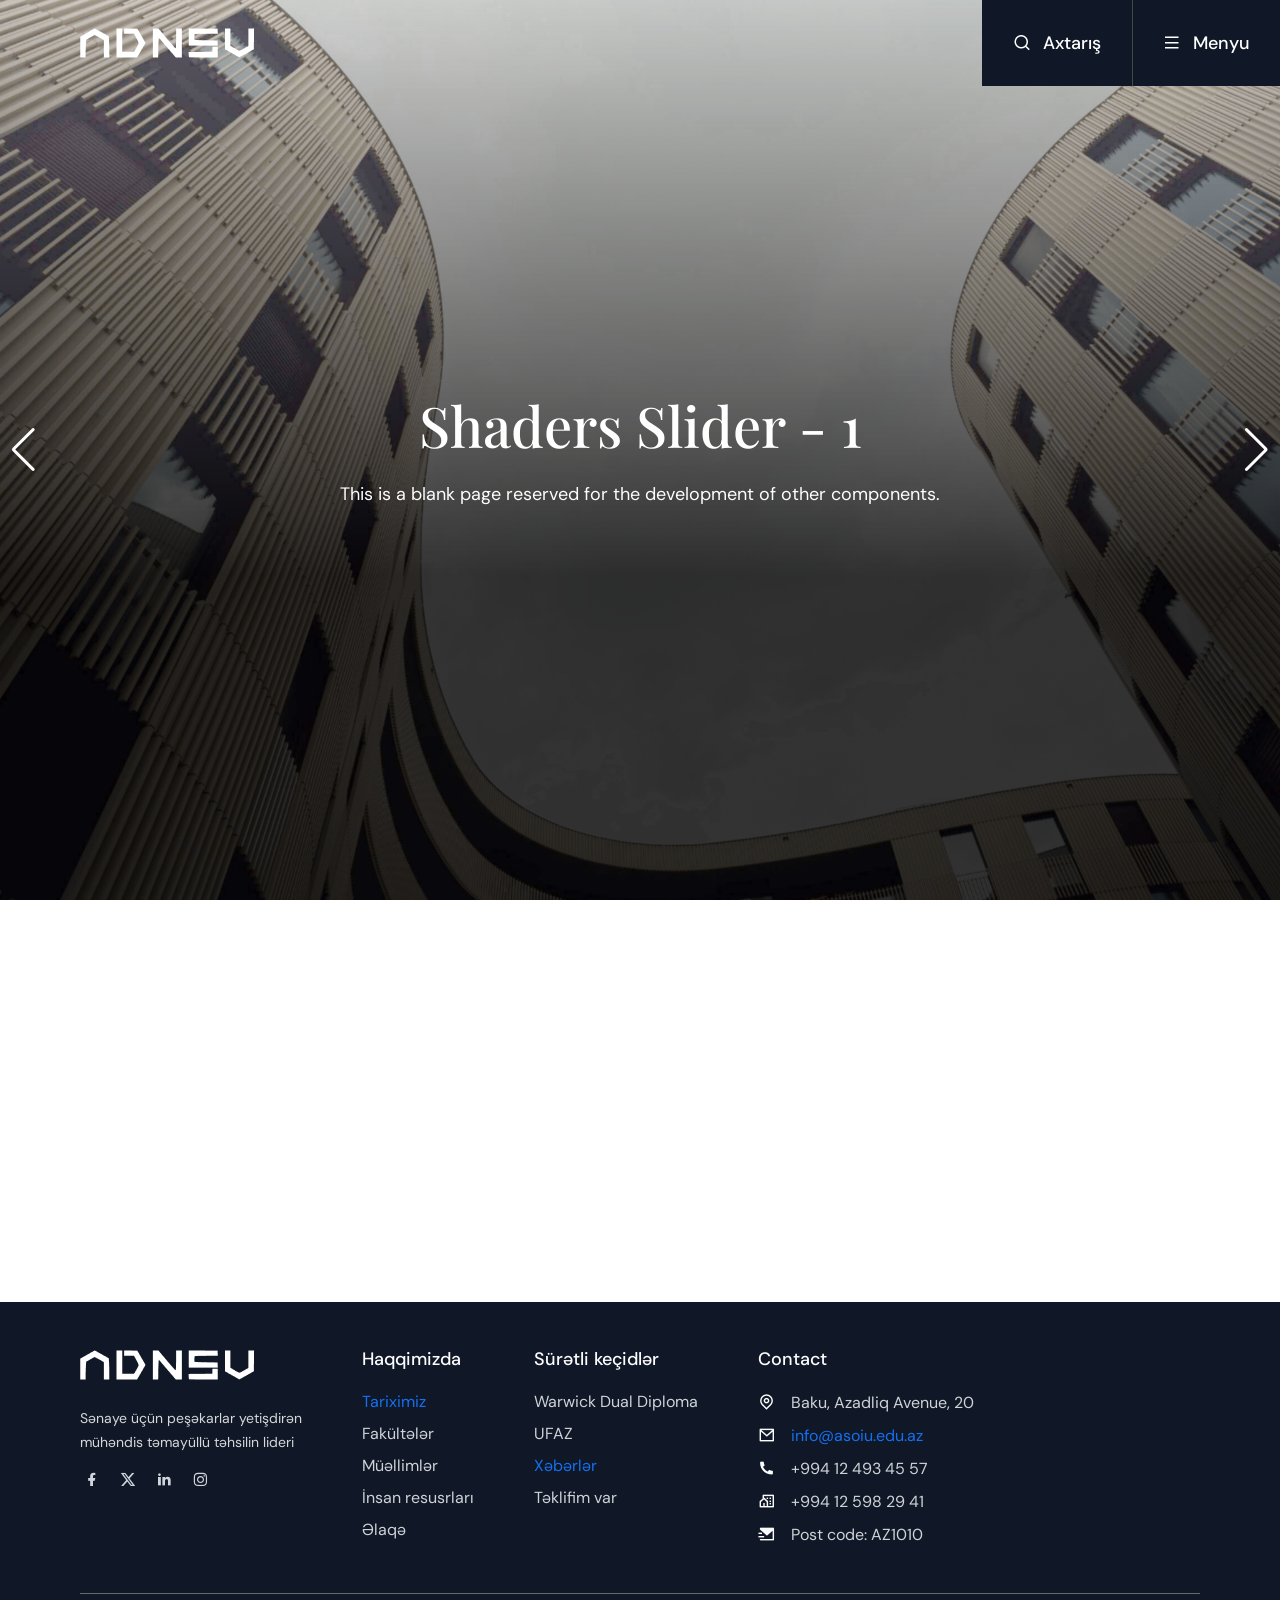
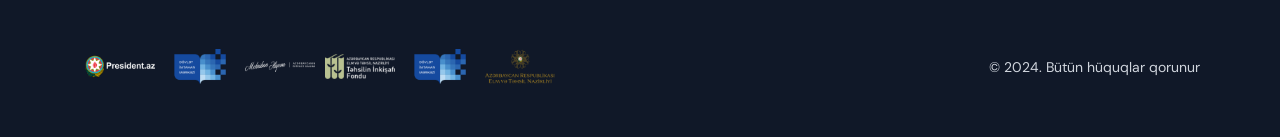
<file: blank_with_shaders_slider_header.html>
<!DOCTYPE html>
<html lang="en">

<head>
    <meta charset="UTF-8">
    <meta name="viewport" content="width=device-width, initial-scale=1.0">
    <title>ASOIU - Blank With Shaders Slider Header</title>
    <link rel="shortcut icon" href="assets/img/favicon.ico" type="image/x-icon">
    <link rel="stylesheet" href="assets/plugins/wow@1.1.3/animate.min.css">
    <link rel="stylesheet" href="assets/plugins/owlcarousel@2.3.4/assets/owl.carousel.min.css">
    <link rel="stylesheet" href="assets/plugins/fancybox@5.0.36/fancybox.min.css">
    <link rel="stylesheet" href="assets/plugins/bootstrap@5.3.3/bootstrap.min.css">
    <link rel="stylesheet" href="assets/plugins/swiper@11.1.4/swiper-bundle.min.css">
    <link rel="stylesheet" href="assets/plugins/shaders@0.0.0/shaders-slider-style.css">
    <link rel="modulepreload" href="assets/plugins/shaders@0.0.0/shaders-slider-vendor.js">
    <link rel="stylesheet" href="assets/css/reset.css">
    <link rel="stylesheet" href="assets/css/main.css">
</head>

<body>
    <header class="header header__slider">
        <nav class="header__navbar">
            <figure class="navbar__logo">
                <a class="navbar__logo-link" href="#">
                    <img class="navbar__logo-img" src="assets/img/logo.png" alt="Logo">
                </a>
            </figure>
            <div class="navbar__navigation">
                <div class="navbar__search">
                    <button class="navbar__search-btn" id="navbar_search_btn">
                        <i class="ri-search-line"></i>
                        <span class="navbar__search-btn-name">Axtarış</span>
                    </button>
                    <form class="navbar__search-input-container" id="navbar_search_input_container">
                        <input class="navbar__search-input" type="text" name="navbar_search" placeholder="Axtarış...">
                        <i class="ri-search-line"></i>
                        <i class="ri-close-circle-line" id="navbar_search_close_btn"></i>
                    </form>
                </div>
                <div class="navbar__burger">
                    <button class="navbar__burger-btn" id="navbar_burger_btn">
                        <i class="ri-menu-fill"></i>
                        <span class="navbar__burger-btn-name">Menyu</span>
                    </button>
                </div>
            </div>
            <div class="navbar__menu" id="navbar_menu">
                <div class="menu__heading">
                    <div class="menu__logo">
                        <img class="menu__logo-img" src="assets/img/logo.png" alt="Logo">
                    </div>
                    <button class="menu__close-btn" id="navbar_menu_close_btn">
                        <span class="menu__close-btn-name">Çıxış</span>
                        <i class="ri-close-large-line"></i>
                    </button>
                </div>
                <div class="menu__container">
                    <div class="menu" id="menu">
                        <ul class="menu__list">
                            <li class="menu__item">
                                <a class="menu__link active" href="#" data-dropdown-observed="adnsu">
                                    ADNSU
                                </a>
                                <i class="ri-arrow-right-s-line"></i>
                            </li>
                            <li class="menu__item">
                                <a class="menu__link" href="#" data-dropdown-observed="struktur">
                                    Struktur
                                </a>
                                <i class="ri-arrow-right-s-line"></i>
                            </li>
                            <li class="menu__item">
                                <a class="menu__link" href="#">
                                    Akademik Fəaliyyət
                                </a>
                            </li>
                            <li class="menu__item">
                                <a class="menu__link" href="#">
                                    Xidmətlər
                                </a>
                            </li>
                            <li class="menu__item">
                                <a class="menu__link" href="#">
                                    Tələbə
                                </a>
                            </li>
                            <li class="menu__item">
                                <a class="menu__link" href="#">
                                    Example 1
                                </a>
                            </li>
                            <li class="menu__item">
                                <a class="menu__link" href="#">
                                    Example 2
                                </a>
                            </li>
                            <li class="menu__item">
                                <a class="menu__link" href="#">
                                    Example 3
                                </a>
                            </li>
                        </ul>
                    </div>
                    <div class="menu menu__dropdown" id="adnsu">
                        <ul class="menu__dropdown-list">
                            <li class="menu__dropdown-item">
                                <a class="menu__dropdown-link" href="#" data-dropdown-observed="example">
                                    Haqqımızda
                                </a>
                                <i class="ri-arrow-right-s-line"></i>
                            </li>
                            <li class="menu__dropdown-item">
                                <a class="menu__dropdown-link" href="#">
                                    Tariximiz
                                </a>
                            </li>
                            <li class="menu__dropdown-item">
                                <a class="menu__dropdown-link" href="#">
                                    Rəsmi sənədlər
                                </a>
                            </li>
                            <li class="menu__dropdown-item">
                                <a class="menu__dropdown-link" href="#">
                                    Keyfiyyət təminatı
                                </a>
                            </li>
                            <li class="menu__dropdown-item">
                                <a class="menu__dropdown-link" href="#">
                                    İdarə heyəti
                                </a>
                            </li>
                            <li class="menu__dropdown-item">
                                <a class="menu__dropdown-link" href="#">
                                    Administrasiya
                                </a>
                            </li>
                            <li class="menu__dropdown-item">
                                <a class="menu__dropdown-link" href="#">
                                    Mərkəzlər
                                </a>
                            </li>
                        </ul>
                    </div>
                    <div class="menu menu__dropdown" id="struktur">
                        <ul class="menu__dropdown-list">
                            <li class="menu__dropdown-item">
                                <a class="menu__dropdown-link" href="#">
                                    Beynəlxalq əlaqələr şöbəsi
                                </a>
                            </li>
                            <li class="menu__dropdown-item">
                                <a class="menu__dropdown-link" href="#">
                                    İctimaiyyətlə Əlaqələr və MarketinqDepartamenti
                                </a>
                            </li>
                            <li class="menu__dropdown-item">
                                <a class="menu__dropdown-link" href="#">
                                    Tədris-metodika şöbəsi
                                </a>
                            </li>
                            <li class="menu__dropdown-item">
                                <a class="menu__dropdown-link" href="#">
                                    Mühasibatlıq
                                </a>
                            </li>
                            <li class="menu__dropdown-item">
                                <a class="menu__dropdown-link" href="#">
                                    Kadrlar şöbəsi
                                </a>
                            </li>
                        </ul>
                    </div>
                    <div class="menu menu__dropdown" id="example">
                        <ul class="menu__dropdown-list">
                            <li class="menu__dropdown-item">
                                <a class="menu__dropdown-link" href="#">
                                    Example 1
                                </a>
                            </li>
                            <li class="menu__dropdown-item">
                                <a class="menu__dropdown-link" href="#">
                                    Example 2
                                </a>
                            </li>
                        </ul>
                    </div>
                </div>
                <div class="menu__quick-links">
                    <div class="quick-links__heading">
                        <span class="quick-links__title">Quick Links</span>
                        <i class="ri-arrow-right-line"></i>
                    </div>
                    <div class="quick-links__links">
                        <a class="quick-links__link" href="#">Warwick Dual Diploma</a>
                        <a class="quick-links__link" href="#">UFAZ</a>
                        <a class="quick-links__link" href="#">News</a>
                        <a class="quick-links__link" href="#">I have an idea</a>
                        <a class="quick-links__link" href="#">Contact us</a>
                    </div>
                </div>
                <div class="menu-mobile__container">
                    <ul class="menu-mobile__list">
                        <li class="menu-mobile__item">
                            <a class="menu-mobile__link" href="#">
                                <span class="menu-mobile__link-name">ADNSU</span>
                                <i class="ri-arrow-down-s-line"></i>
                            </a>
                            <ul class="menu-mobile__dropdown-list">
                                <li class="menu-mobile__item">
                                    <a class="menu-mobile__link" href="#">
                                        <span class="menu-mobile__link-name">Haqqımızda</span>
                                    </a>
                                </li>
                                <li class="menu-mobile__item">
                                    <a class="menu-mobile__link" href="#">
                                        <span class="menu-mobile__link-name">Tariximiz</span>
                                    </a>
                                </li>
                                <li class="menu-mobile__item">
                                    <a class="menu-mobile__link" href="#">
                                        <span class="menu-mobile__link-name">Rəsmi sənədlər</span>
                                    </a>
                                </li>
                                <li class="menu-mobile__item">
                                    <a class="menu-mobile__link" href="#">
                                        <span class="menu-mobile__link-name">Keyfiyyət təminatı</span>
                                    </a>
                                </li>
                                <li class="menu-mobile__item">
                                    <a class="menu-mobile__link" href="#">
                                        <span class="menu-mobile__link-name">İdarə heyəti</span>
                                    </a>
                                </li>
                                <li class="menu-mobile__item">
                                    <a class="menu-mobile__link" href="#">
                                        <span class="menu-mobile__link-name">Administrasiya</span>
                                    </a>
                                </li>
                                <li class="menu-mobile__item">
                                    <a class="menu-mobile__link" href="#">
                                        <span class="menu-mobile__link-name">Mərkəzlər</span>
                                    </a>
                                </li>
                            </ul>
                        </li>
                        <li class="menu-mobile__item">
                            <a class="menu-mobile__link" href="#">
                                <span class="menu-mobile__link-name">Struktur</span>
                                <i class="ri-arrow-down-s-line"></i>
                            </a>
                            <ul class="menu-mobile__dropdown-list">
                                <li class="menu-mobile__item">
                                    <a class="menu-mobile__link" href="#">
                                        <span class="menu-mobile__link-name">Beynəlxalq əlaqələr şöbəsi</span>
                                    </a>
                                </li>
                                <li class="menu-mobile__item">
                                    <a class="menu-mobile__link" href="#">
                                        <span class="menu-mobile__link-name">İctimaiyyətlə Əlaqələr və Marketinq
                                            Departamenti</span>
                                    </a>
                                </li>
                                <li class="menu-mobile__item">
                                    <a class="menu-mobile__link" href="#">
                                        <span class="menu-mobile__link-name">Tədris-metodika şöbəsi</span>
                                    </a>
                                </li>
                                <li class="menu-mobile__item">
                                    <a class="menu-mobile__link" href="#">
                                        <span class="menu-mobile__link-name">Mühasibatlıq</span>
                                    </a>
                                </li>
                                <li class="menu-mobile__item">
                                    <a class="menu-mobile__link" href="#">
                                        <span class="menu-mobile__link-name">Kadrlar şöbəsi</span>
                                    </a>
                                </li>
                            </ul>
                        </li>
                        <li class="menu-mobile__item">
                            <a class="menu-mobile__link" href="#">
                                <span class="menu-mobile__link-name">Akademik Fəaliyyət</span>
                            </a>
                        </li>
                        <li class="menu-mobile__item">
                            <a class="menu-mobile__link" href="#">
                                <span class="menu-mobile__link-name">Xidmətlər</span>
                            </a>
                        </li>
                        <li class="menu-mobile__item">
                            <a class="menu-mobile__link" href="#">
                                <span class="menu-mobile__link-name">Tələbə</span>
                            </a>
                        </li>
                    </ul>
                </div>
            </div>
        </nav>
        <!--
            ==> Available effect for data-ss-effect
            1.random
            2.dots
            3.flyeye
            4.morph-x
            5.morph-y
            6.page-curl
            7.peel-x
            8.peel-y
            9.polygons-fall
            10.polygons-morph
            11.polygons-wind
            12.pixelize
            13.ripple
            14.shutters
            15.slices
            16.squares
            17.stretch
            18.wave-x
            19.wind
            ==> data-ss-autoplay-interval & data-ss-speed - time in ms
        -->
        <div class="swiper" data-ss-autoplay="false" data-ss-autoplay-interval="5120" data-ss-speed="1536"
            data-ss-effect="random">
            <div class="swiper-wrapper">
                <div class="swiper-slide">
                    <img class="swiper-gl-image" src="assets/img/header/1.png" alt="Slide">
                    <div class="header__heading">
                        <h1 class="header__heading-title">
                            Shaders Slider - 1
                        </h1>
                        <p class="header__heading-description">
                            This is a blank page reserved for the development of other components.
                        </p>
                    </div>
                </div>
                <div class="swiper-slide">
                    <img class="swiper-gl-image" src="assets/img/header/2.png" alt="Slide">
                    <div class="header__heading">
                        <h1 class="header__heading-title">
                            Shaders Slider - 2
                        </h1>
                        <p class="header__heading-description">
                            This is a blank page reserved for the development of other components.
                        </p>
                    </div>
                </div>
                <div class="swiper-slide">
                    <img class="swiper-gl-image" src="assets/img/header/3.png" alt="Slide">
                    <div class="header__heading">
                        <h1 class="header__heading-title">
                            Shaders Slider - 3
                        </h1>
                        <p class="header__heading-description">
                            This is a blank page reserved for the development of other components.
                        </p>
                    </div>
                </div>
                <div class="swiper-slide">
                    <img class="swiper-gl-image" src="assets/img/header/4.png" alt="Slide">
                    <div class="header__heading">
                        <h1 class="header__heading-title">
                            Shaders Slider - 4
                        </h1>
                        <p class="header__heading-description">
                            This is a blank page reserved for the development of other components.
                        </p>
                    </div>
                </div>
                <div class="swiper-slide">
                    <img class="swiper-gl-image" src="assets/img/header/5.png" alt="Slide">
                    <div class="header__heading">
                        <h1 class="header__heading-title">
                            Shaders Slider - 5
                        </h1>
                        <p class="header__heading-description">
                            This is a blank page reserved for the development of other components.
                        </p>
                    </div>
                </div>
                <div class="swiper-slide">
                    <img class="swiper-gl-image" src="assets/img/header/6.png" alt="Slide">
                    <div class="header__heading">
                        <h1 class="header__heading-title">
                            Shaders Slider - 6
                        </h1>
                        <p class="header__heading-description">
                            This is a blank page reserved for the development of other components.
                        </p>
                    </div>
                </div>
            </div>
        </div>
        <div class="swiper-button-prev"></div>
        <div class="swiper-button-next"></div>
    </header>
    <main class="main">
        <section class="section wow animate__animated animate__zoomIn" data-wow-offset="100">
            <div class="section__blank-heading">
                <h1 class="section__blank-title">Blank Page</h1>
                <p class="section__blank-description">
                    This is a blank page reserved for the development of other components.
                </p>
                <a class="section__blank-link" href="#">
                    Back to home
                </a>
            </div>
        </section>
    </main>
    <footer class="footer">
        <section class="section">
            <div class="footer__grid-layout">
                <div class="footer__section">
                    <div class="footer__section-logo">
                        <a class="footer__section-logo-link" href="#">
                            <img class="footer__section-logo-img" src="assets/img/logo.png" alt="Logo">
                        </a>
                    </div>
                    <div class="footer__section-about">
                        <p class="footer__section-about-text">
                            Sənaye üçün peşəkarlar yetişdirən mühəndis təmayüllü təhsilin lideri
                        </p>
                    </div>
                    <div class="footer__section-icon">
                        <a class="footer__section-icon-link" href="#">
                            <i class="ri-facebook-fill"></i>
                        </a>
                        <a class="footer__section-icon-link" href="#">
                            <i class="ri-twitter-x-fill"></i>
                        </a>
                        <a class="footer__section-icon-link" href="#">
                            <i class="ri-linkedin-fill"></i>
                        </a>
                        <a class="footer__section-icon-link" href="#">
                            <i class="ri-instagram-line"></i>
                        </a>
                    </div>
                </div>
                <div class="footer__section">
                    <nav class="footer__nav">
                        <div class="footer__nav-section">
                            <h1 class="footer__nav-section-title">Haqqimizda</h1>
                        </div>
                        <ul class="footer__nav-list">
                            <li class="footer__nav-item">
                                <a class="footer__nav-link active" href="#">Tariximiz</a>
                            </li>
                            <li class="footer__nav-item">
                                <a class="footer__nav-link" href="#">Fakültələr</a>
                            </li>
                            <li class="footer__nav-item">
                                <a class="footer__nav-link" href="#">Müəllimlər</a>
                            </li>
                            <li class="footer__nav-item">
                                <a class="footer__nav-link" href="#">İnsan resusrları</a>
                            </li>
                            <li class="footer__nav-item">
                                <a class="footer__nav-link" href="#">Əlaqə</a>
                            </li>
                        </ul>
                    </nav>
                </div>
                <div class="footer__section">
                    <nav class="footer__nav">
                        <div class="footer__nav-section">
                            <h1 class="footer__nav-section-title">Sürətli keçidlər</h1>
                        </div>
                        <ul class="footer__nav-list">
                            <li class="footer__nav-item">
                                <a class="footer__nav-link" href="#">Warwick Dual Diploma</a>
                            </li>
                            <li class="footer__nav-item">
                                <a class="footer__nav-link" href="#">UFAZ</a>
                            </li>
                            <li class="footer__nav-item ">
                                <a class="footer__nav-link active" href="#">Xəbərlər</a>
                            </li>
                            <li class="footer__nav-item">
                                <a class="footer__nav-link" href="#">Təklifim var</a>
                            </li>
                        </ul>
                    </nav>
                </div>
                <div class="footer__section">
                    <nav class="footer__nav">
                        <div class="footer__nav-section">
                            <h1 class="footer__nav-section-title">Contact</h1>
                        </div>
                        <ul class="footer__nav-list">
                            <li class="footer__nav-item">
                                <a class="footer__nav-link" href="#">
                                    <i class="ri-map-pin-line"></i>
                                    <span class="footer__nav-link-name">Baku, Azadliq Avenue, 20</span>
                                </a>
                            </li>
                            <li class="footer__nav-item">
                                <a class="footer__nav-link active" href="#">
                                    <i class="ri-mail-line"></i>
                                    <span class="footer__nav-link-name">info@asoiu.edu.az</span>
                                </a>
                            </li>
                            <li class="footer__nav-item">
                                <a class="footer__nav-link" href="#">
                                    <i class="ri-phone-fill"></i>
                                    <span class="footer__nav-link-name">+994 12 493 45 57</span>
                                </a>
                            </li>
                            <li class="footer__nav-item">
                                <a class="footer__nav-link" href="#">
                                    <i class="ri-community-line"></i>
                                    <span class="footer__nav-link-name">+994 12 598 29 41</span>
                                </a>
                            </li>
                            <li class="footer__nav-item">
                                <a class="footer__nav-link" href="#">
                                    <i class="ri-mail-send-fill"></i>
                                    <span class="footer__nav-link-name">Post code: AZ1010</span>
                                </a>
                            </li>
                        </ul>
                    </nav>
                </div>
            </div>
        </section>
        <section class="section py-0">
            <div class="footer__separator"></div>
        </section>
        <section class="section">
            <div class="footer__copyright">
                <div class="footer__partners">
                    <div class="partner__logo">
                        <a class="partner__link" href="#">
                            <img class="partner__logo-img" src="assets/img/partners/1.png" alt="Partner Logo">
                        </a>
                    </div>
                    <div class="partner__logo">
                        <a class="partner__link" href="#">
                            <img class="partner__logo-img" src="assets/img/partners/2.png" alt="Partner Logo">
                        </a>
                    </div>
                    <div class="partner__logo">
                        <a class="partner__link" href="#">
                            <img class="partner__logo-img" src="assets/img/partners/3.png" alt="Partner Logo">
                        </a>
                    </div>
                    <div class="partner__logo">
                        <a class="partner__link" href="#">
                            <img class="partner__logo-img" src="assets/img/partners/4.png" alt="Partner Logo">
                        </a>
                    </div>
                    <div class="partner__logo">
                        <a class="partner__link" href="#">
                            <img class="partner__logo-img" src="assets/img/partners/2.png" alt="Partner Logo">
                        </a>
                    </div>
                    <div class="partner__logo">
                        <a class="partner__link" href="#">
                            <img class="partner__logo-img" src="assets/img/partners/5.png" alt="Partner Logo">
                        </a>
                    </div>
                </div>
                <div class="footer__copyright-data">
                    <p class="footer__copyright-text">&copy; 2024. Bütün hüquqlar qorunur</p>
                </div>
            </div>
        </section>
    </footer>
    <script src="assets/plugins/jquery@3.7.1/jquery.min.js"></script>
    <script src="assets/plugins/jqueryui@1.14.0/jquery-ui.min.js"></script>
    <script src="assets/plugins/wow@1.1.3/wow.min.js"></script>
    <script src="assets/plugins/owlcarousel@2.3.4/owl.carousel.min.js"></script>
    <script src="assets/plugins/fancybox@5.0.36/fancybox.umd.min.js"></script>
    <script src="assets/plugins/bootstrap@5.3.3/bootstrap.bundle.min.js"></script>
    <script src="assets/plugins/swiper@11.1.4/swiper-bundle.min.js"></script>
    <script type="module" src="assets/plugins/shaders@0.0.0/shaders-slider-main.js"></script>
    <script defer src="assets/js/main.js"></script>
</body>

</html>
</file>
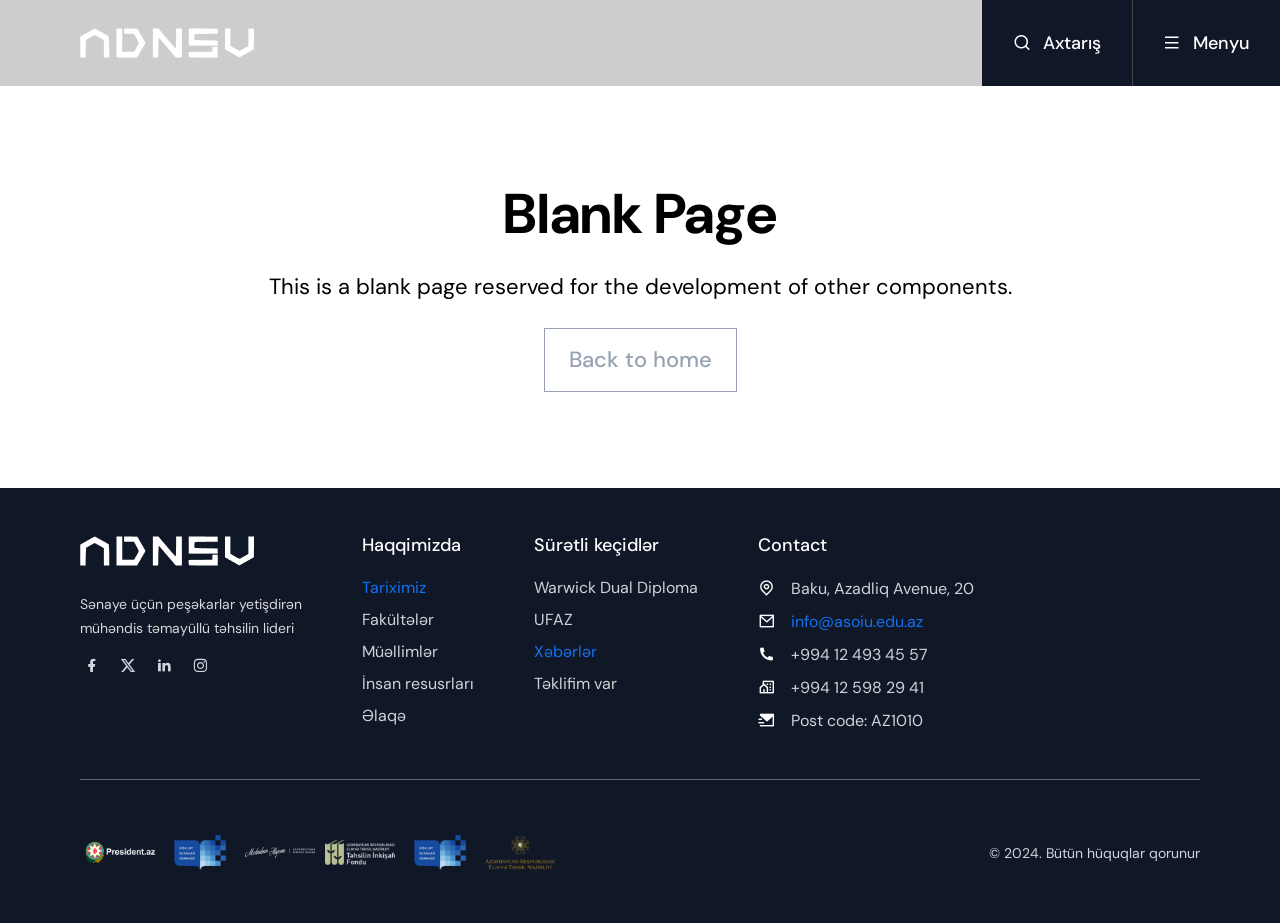
<file: blank_without_header.html>
<!DOCTYPE html>
<html lang="en">

<head>
    <meta charset="UTF-8">
    <meta name="viewport" content="width=device-width, initial-scale=1.0">
    <title>ASOIU - Blank Page Without Header</title>
    <link rel="shortcut icon" href="assets/img/favicon.ico" type="image/x-icon">
    <link rel="stylesheet" href="assets/plugins/wow@1.1.3/animate.min.css">
    <link rel="stylesheet" href="assets/plugins/owlcarousel@2.3.4/assets/owl.carousel.min.css">
    <link rel="stylesheet" href="assets/plugins/fancybox@5.0.36/fancybox.min.css">
    <link rel="stylesheet" href="assets/plugins/bootstrap@5.3.3/bootstrap.min.css">
    <link rel="stylesheet" href="assets/plugins/swiper@11.1.4/swiper-bundle.min.css">
    <link rel="stylesheet" href="assets/css/reset.css">
    <link rel="stylesheet" href="assets/css/main.css">
</head>

<body>
    <header class="header header__compact">
        <nav class="header__navbar">
            <figure class="navbar__logo">
                <a class="navbar__logo-link" href="#">
                    <img class="navbar__logo-img" src="assets/img/logo.png" alt="Logo">
                </a>
            </figure>
            <div class="navbar__navigation">
                <div class="navbar__search">
                    <button class="navbar__search-btn" id="navbar_search_btn">
                        <i class="ri-search-line"></i>
                        <span class="navbar__search-btn-name">Axtarış</span>
                    </button>
                    <form class="navbar__search-input-container" id="navbar_search_input_container">
                        <input class="navbar__search-input" type="text" name="navbar_search" placeholder="Axtarış...">
                        <i class="ri-search-line"></i>
                        <i class="ri-close-circle-line" id="navbar_search_close_btn"></i>
                    </form>
                </div>
                <div class="navbar__burger">
                    <button class="navbar__burger-btn" id="navbar_burger_btn">
                        <i class="ri-menu-fill"></i>
                        <span class="navbar__burger-btn-name">Menyu</span>
                    </button>
                </div>
            </div>
            <div class="navbar__menu" id="navbar_menu">
                <div class="menu__heading">
                    <div class="menu__logo">
                        <img class="menu__logo-img" src="assets/img/logo.png" alt="Logo">
                    </div>
                    <button class="menu__close-btn" id="navbar_menu_close_btn">
                        <span class="menu__close-btn-name">Çıxış</span>
                        <i class="ri-close-large-line"></i>
                    </button>
                </div>
                <div class="menu__container">
                    <div class="menu" id="menu">
                        <ul class="menu__list">
                            <li class="menu__item">
                                <a class="menu__link active" href="#" data-dropdown-observed="adnsu">
                                    ADNSU
                                </a>
                                <i class="ri-arrow-right-s-line"></i>
                            </li>
                            <li class="menu__item">
                                <a class="menu__link" href="#" data-dropdown-observed="struktur">
                                    Struktur
                                </a>
                                <i class="ri-arrow-right-s-line"></i>
                            </li>
                            <li class="menu__item">
                                <a class="menu__link" href="#">
                                    Akademik Fəaliyyət
                                </a>
                            </li>
                            <li class="menu__item">
                                <a class="menu__link" href="#">
                                    Xidmətlər
                                </a>
                            </li>
                            <li class="menu__item">
                                <a class="menu__link" href="#">
                                    Tələbə
                                </a>
                            </li>
                            <li class="menu__item">
                                <a class="menu__link" href="#">
                                    Example 1
                                </a>
                            </li>
                            <li class="menu__item">
                                <a class="menu__link" href="#">
                                    Example 2
                                </a>
                            </li>
                            <li class="menu__item">
                                <a class="menu__link" href="#">
                                    Example 3
                                </a>
                            </li>
                        </ul>
                    </div>
                    <div class="menu menu__dropdown" id="adnsu">
                        <ul class="menu__dropdown-list">
                            <li class="menu__dropdown-item">
                                <a class="menu__dropdown-link" href="#" data-dropdown-observed="example">
                                    Haqqımızda
                                </a>
                                <i class="ri-arrow-right-s-line"></i>
                            </li>
                            <li class="menu__dropdown-item">
                                <a class="menu__dropdown-link" href="#">
                                    Tariximiz
                                </a>
                            </li>
                            <li class="menu__dropdown-item">
                                <a class="menu__dropdown-link" href="#">
                                    Rəsmi sənədlər
                                </a>
                            </li>
                            <li class="menu__dropdown-item">
                                <a class="menu__dropdown-link" href="#">
                                    Keyfiyyət təminatı
                                </a>
                            </li>
                            <li class="menu__dropdown-item">
                                <a class="menu__dropdown-link" href="#">
                                    İdarə heyəti
                                </a>
                            </li>
                            <li class="menu__dropdown-item">
                                <a class="menu__dropdown-link" href="#">
                                    Administrasiya
                                </a>
                            </li>
                            <li class="menu__dropdown-item">
                                <a class="menu__dropdown-link" href="#">
                                    Mərkəzlər
                                </a>
                            </li>
                        </ul>
                    </div>
                    <div class="menu menu__dropdown" id="struktur">
                        <ul class="menu__dropdown-list">
                            <li class="menu__dropdown-item">
                                <a class="menu__dropdown-link" href="#">
                                    Beynəlxalq əlaqələr şöbəsi
                                </a>
                            </li>
                            <li class="menu__dropdown-item">
                                <a class="menu__dropdown-link" href="#">
                                    İctimaiyyətlə Əlaqələr və MarketinqDepartamenti
                                </a>
                            </li>
                            <li class="menu__dropdown-item">
                                <a class="menu__dropdown-link" href="#">
                                    Tədris-metodika şöbəsi
                                </a>
                            </li>
                            <li class="menu__dropdown-item">
                                <a class="menu__dropdown-link" href="#">
                                    Mühasibatlıq
                                </a>
                            </li>
                            <li class="menu__dropdown-item">
                                <a class="menu__dropdown-link" href="#">
                                    Kadrlar şöbəsi
                                </a>
                            </li>
                        </ul>
                    </div>
                    <div class="menu menu__dropdown" id="example">
                        <ul class="menu__dropdown-list">
                            <li class="menu__dropdown-item">
                                <a class="menu__dropdown-link" href="#">
                                    Example 1
                                </a>
                            </li>
                            <li class="menu__dropdown-item">
                                <a class="menu__dropdown-link" href="#">
                                    Example 2
                                </a>
                            </li>
                        </ul>
                    </div>
                </div>
                <div class="menu__quick-links">
                    <div class="quick-links__heading">
                        <span class="quick-links__title">Quick Links</span>
                        <i class="ri-arrow-right-line"></i>
                    </div>
                    <div class="quick-links__links">
                        <a class="quick-links__link" href="#">Warwick Dual Diploma</a>
                        <a class="quick-links__link" href="#">UFAZ</a>
                        <a class="quick-links__link" href="#">News</a>
                        <a class="quick-links__link" href="#">I have an idea</a>
                        <a class="quick-links__link" href="#">Contact us</a>
                    </div>
                </div>
                <div class="menu-mobile__container">
                    <ul class="menu-mobile__list">
                        <li class="menu-mobile__item">
                            <a class="menu-mobile__link" href="#">
                                <span class="menu-mobile__link-name">ADNSU</span>
                                <i class="ri-arrow-down-s-line"></i>
                            </a>
                            <ul class="menu-mobile__dropdown-list">
                                <li class="menu-mobile__item">
                                    <a class="menu-mobile__link" href="#">
                                        <span class="menu-mobile__link-name">Haqqımızda</span>
                                    </a>
                                </li>
                                <li class="menu-mobile__item">
                                    <a class="menu-mobile__link" href="#">
                                        <span class="menu-mobile__link-name">Tariximiz</span>
                                    </a>
                                </li>
                                <li class="menu-mobile__item">
                                    <a class="menu-mobile__link" href="#">
                                        <span class="menu-mobile__link-name">Rəsmi sənədlər</span>
                                    </a>
                                </li>
                                <li class="menu-mobile__item">
                                    <a class="menu-mobile__link" href="#">
                                        <span class="menu-mobile__link-name">Keyfiyyət təminatı</span>
                                    </a>
                                </li>
                                <li class="menu-mobile__item">
                                    <a class="menu-mobile__link" href="#">
                                        <span class="menu-mobile__link-name">İdarə heyəti</span>
                                    </a>
                                </li>
                                <li class="menu-mobile__item">
                                    <a class="menu-mobile__link" href="#">
                                        <span class="menu-mobile__link-name">Administrasiya</span>
                                    </a>
                                </li>
                                <li class="menu-mobile__item">
                                    <a class="menu-mobile__link" href="#">
                                        <span class="menu-mobile__link-name">Mərkəzlər</span>
                                    </a>
                                </li>
                            </ul>
                        </li>
                        <li class="menu-mobile__item">
                            <a class="menu-mobile__link" href="#">
                                <span class="menu-mobile__link-name">Struktur</span>
                                <i class="ri-arrow-down-s-line"></i>
                            </a>
                            <ul class="menu-mobile__dropdown-list">
                                <li class="menu-mobile__item">
                                    <a class="menu-mobile__link" href="#">
                                        <span class="menu-mobile__link-name">Beynəlxalq əlaqələr şöbəsi</span>
                                    </a>
                                </li>
                                <li class="menu-mobile__item">
                                    <a class="menu-mobile__link" href="#">
                                        <span class="menu-mobile__link-name">İctimaiyyətlə Əlaqələr və Marketinq
                                            Departamenti</span>
                                    </a>
                                </li>
                                <li class="menu-mobile__item">
                                    <a class="menu-mobile__link" href="#">
                                        <span class="menu-mobile__link-name">Tədris-metodika şöbəsi</span>
                                    </a>
                                </li>
                                <li class="menu-mobile__item">
                                    <a class="menu-mobile__link" href="#">
                                        <span class="menu-mobile__link-name">Mühasibatlıq</span>
                                    </a>
                                </li>
                                <li class="menu-mobile__item">
                                    <a class="menu-mobile__link" href="#">
                                        <span class="menu-mobile__link-name">Kadrlar şöbəsi</span>
                                    </a>
                                </li>
                            </ul>
                        </li>
                        <li class="menu-mobile__item">
                            <a class="menu-mobile__link" href="#">
                                <span class="menu-mobile__link-name">Akademik Fəaliyyət</span>
                            </a>
                        </li>
                        <li class="menu-mobile__item">
                            <a class="menu-mobile__link" href="#">
                                <span class="menu-mobile__link-name">Xidmətlər</span>
                            </a>
                        </li>
                        <li class="menu-mobile__item">
                            <a class="menu-mobile__link" href="#">
                                <span class="menu-mobile__link-name">Tələbə</span>
                            </a>
                        </li>
                    </ul>
                </div>
            </div>
        </nav>
    </header>
    <main class="main">
        <section class="section wow animate__animated animate__zoomIn" data-wow-offset="100">
            <div class="section__blank-heading">
                <h1 class="section__blank-title">Blank Page</h1>
                <p class="section__blank-description">
                    This is a blank page reserved for the development of other components.
                </p>
                <a class="section__blank-link" href="#">
                    Back to home
                </a>
            </div>
        </section>
    </main>
    <footer class="footer">
        <section class="section">
            <div class="footer__grid-layout">
                <div class="footer__section">
                    <div class="footer__section-logo">
                        <a class="footer__section-logo-link" href="#">
                            <img class="footer__section-logo-img" src="assets/img/logo.png" alt="Logo">
                        </a>
                    </div>
                    <div class="footer__section-about">
                        <p class="footer__section-about-text">
                            Sənaye üçün peşəkarlar yetişdirən mühəndis təmayüllü təhsilin lideri
                        </p>
                    </div>
                    <div class="footer__section-icon">
                        <a class="footer__section-icon-link" href="#">
                            <i class="ri-facebook-fill"></i>
                        </a>
                        <a class="footer__section-icon-link" href="#">
                            <i class="ri-twitter-x-fill"></i>
                        </a>
                        <a class="footer__section-icon-link" href="#">
                            <i class="ri-linkedin-fill"></i>
                        </a>
                        <a class="footer__section-icon-link" href="#">
                            <i class="ri-instagram-line"></i>
                        </a>
                    </div>
                </div>
                <div class="footer__section">
                    <nav class="footer__nav">
                        <div class="footer__nav-section">
                            <h1 class="footer__nav-section-title">Haqqimizda</h1>
                        </div>
                        <ul class="footer__nav-list">
                            <li class="footer__nav-item">
                                <a class="footer__nav-link active" href="#">Tariximiz</a>
                            </li>
                            <li class="footer__nav-item">
                                <a class="footer__nav-link" href="#">Fakültələr</a>
                            </li>
                            <li class="footer__nav-item">
                                <a class="footer__nav-link" href="#">Müəllimlər</a>
                            </li>
                            <li class="footer__nav-item">
                                <a class="footer__nav-link" href="#">İnsan resusrları</a>
                            </li>
                            <li class="footer__nav-item">
                                <a class="footer__nav-link" href="#">Əlaqə</a>
                            </li>
                        </ul>
                    </nav>
                </div>
                <div class="footer__section">
                    <nav class="footer__nav">
                        <div class="footer__nav-section">
                            <h1 class="footer__nav-section-title">Sürətli keçidlər</h1>
                        </div>
                        <ul class="footer__nav-list">
                            <li class="footer__nav-item">
                                <a class="footer__nav-link" href="#">Warwick Dual Diploma</a>
                            </li>
                            <li class="footer__nav-item">
                                <a class="footer__nav-link" href="#">UFAZ</a>
                            </li>
                            <li class="footer__nav-item ">
                                <a class="footer__nav-link active" href="#">Xəbərlər</a>
                            </li>
                            <li class="footer__nav-item">
                                <a class="footer__nav-link" href="#">Təklifim var</a>
                            </li>
                        </ul>
                    </nav>
                </div>
                <div class="footer__section">
                    <nav class="footer__nav">
                        <div class="footer__nav-section">
                            <h1 class="footer__nav-section-title">Contact</h1>
                        </div>
                        <ul class="footer__nav-list">
                            <li class="footer__nav-item">
                                <a class="footer__nav-link" href="#">
                                    <i class="ri-map-pin-line"></i>
                                    <span class="footer__nav-link-name">Baku, Azadliq Avenue, 20</span>
                                </a>
                            </li>
                            <li class="footer__nav-item">
                                <a class="footer__nav-link active" href="#">
                                    <i class="ri-mail-line"></i>
                                    <span class="footer__nav-link-name">info@asoiu.edu.az</span>
                                </a>
                            </li>
                            <li class="footer__nav-item">
                                <a class="footer__nav-link" href="#">
                                    <i class="ri-phone-fill"></i>
                                    <span class="footer__nav-link-name">+994 12 493 45 57</span>
                                </a>
                            </li>
                            <li class="footer__nav-item">
                                <a class="footer__nav-link" href="#">
                                    <i class="ri-community-line"></i>
                                    <span class="footer__nav-link-name">+994 12 598 29 41</span>
                                </a>
                            </li>
                            <li class="footer__nav-item">
                                <a class="footer__nav-link" href="#">
                                    <i class="ri-mail-send-fill"></i>
                                    <span class="footer__nav-link-name">Post code: AZ1010</span>
                                </a>
                            </li>
                        </ul>
                    </nav>
                </div>
            </div>
        </section>
        <section class="section py-0">
            <div class="footer__separator"></div>
        </section>
        <section class="section">
            <div class="footer__copyright">
                <div class="footer__partners">
                    <div class="partner__logo">
                        <a class="partner__link" href="#">
                            <img class="partner__logo-img" src="assets/img/partners/1.png" alt="Partner Logo">
                        </a>
                    </div>
                    <div class="partner__logo">
                        <a class="partner__link" href="#">
                            <img class="partner__logo-img" src="assets/img/partners/2.png" alt="Partner Logo">
                        </a>
                    </div>
                    <div class="partner__logo">
                        <a class="partner__link" href="#">
                            <img class="partner__logo-img" src="assets/img/partners/3.png" alt="Partner Logo">
                        </a>
                    </div>
                    <div class="partner__logo">
                        <a class="partner__link" href="#">
                            <img class="partner__logo-img" src="assets/img/partners/4.png" alt="Partner Logo">
                        </a>
                    </div>
                    <div class="partner__logo">
                        <a class="partner__link" href="#">
                            <img class="partner__logo-img" src="assets/img/partners/2.png" alt="Partner Logo">
                        </a>
                    </div>
                    <div class="partner__logo">
                        <a class="partner__link" href="#">
                            <img class="partner__logo-img" src="assets/img/partners/5.png" alt="Partner Logo">
                        </a>
                    </div>
                </div>
                <div class="footer__copyright-data">
                    <p class="footer__copyright-text">&copy; 2024. Bütün hüquqlar qorunur</p>
                </div>
            </div>
        </section>
    </footer>
    <script src="assets/plugins/jquery@3.7.1/jquery.min.js"></script>
    <script src="assets/plugins/jqueryui@1.14.0/jquery-ui.min.js"></script>
    <script src="assets/plugins/wow@1.1.3/wow.min.js"></script>
    <script src="assets/plugins/owlcarousel@2.3.4/owl.carousel.min.js"></script>
    <script src="assets/plugins/fancybox@5.0.36/fancybox.umd.min.js"></script>
    <script src="assets/plugins/bootstrap@5.3.3/bootstrap.bundle.min.js"></script>
    <script src="assets/plugins/swiper@11.1.4/swiper-bundle.min.js"></script>
    <script defer src="assets/js/main.js"></script>
</body>

</html>
</file>
<file: assets/css/main.css>
@import url("https://fonts.googleapis.com/css2?family=DM+Sans:ital,opsz,wght@0,9..40,100..1000;1,9..40,100..1000&display=swap");
@import url("https://fonts.googleapis.com/css2?family=Playfair+Display:ital,wght@0,400..900;1,400..900&display=swap");
@import url("../icons/remixicon@4.3.0/remixicon.css");

*,
*::before,
*::after {
    margin: 0px;
    padding: 0px;
    box-sizing: border-box;
}

::-webkit-scrollbar {
    width: 12px;
}

::-webkit-scrollbar-thumb {
    background-color: #909090;
}

::-webkit-scrollbar-track {
    background-color: #D9D9D9;
}

body {
    font-family: "DM Sans", sans-serif;
    background-color: #FFFFFF;
    overflow-x: hidden;
    overflow-y: auto;
}

.header {
    position: relative;
    width: 100%;
    height: 100vh;
    background-color: #FFFFFF;
    background-size: cover;
    background-repeat: no-repeat;
    background-position: center center;
    margin-bottom: 48px;
    overflow: hidden;
}

.header__compact {
    height: auto;
}

.header__half {
    height: 50vh;
}

.header__compact>.header__navbar {
    position: static;
    background-color: #CECCCC;
}

.header__compact::before {
    content: none !important;
    display: none;
}

.header::before {
    content: "";
    position: absolute;
    bottom: 0px;
    left: 0px;
    width: 100%;
    height: 100%;
    background-image: linear-gradient(180deg, rgba(186, 186, 186, 0.4) 0%, rgba(0, 0, 0, 0.8) 64%);
    z-index: 2;
}

.header__slider::before {
    content: none !important;
    display: none;
}

.header__slider .swiper .swiper-slide::before {
    content: "";
    position: absolute;
    bottom: 0px;
    left: 0px;
    width: 100%;
    height: 100%;
    background-image: linear-gradient(180deg, rgba(186, 186, 186, 0.4) 0%, rgba(0, 0, 0, 0.8) 64%);
    z-index: 2;
}

.header__navbar {
    position: absolute;
    width: 100%;
    height: auto;
    display: flex;
    flex-direction: row;
    justify-content: space-between;
    align-items: center;
    z-index: 512;
}

.navbar__logo {
    width: 175px;
    height: 30px;
    margin-left: 80px;
    overflow: hidden;
}

.navbar__logo-link {
    display: flex;
    flex-direction: column;
    justify-content: flex-start;
    align-items: flex-start;
}

.navbar__logo-img {
    width: 100%;
    height: 100%;
    object-fit: contain;
    object-position: center center;
}

.navbar__navigation {
    display: flex;
    flex-direction: row;
    justify-content: flex-end;
    align-items: stretch;
    transition: width 160ms linear;
}

.navbar__search {
    width: 100%;
    min-width: 151px;
    height: auto;
    display: flex;
    flex-direction: row;
    justify-content: space-between;
    align-items: center;
    background-color: #101828;
    border-right: 1px solid #464646;
    padding: 30px;
    overflow: hidden;
    transition: width 160ms linear;
}

.navbar__search-btn {
    width: 90px;
    display: flex;
    flex-direction: row;
    justify-content: center;
    align-items: center;
    background-color: transparent;
    border: none;
    outline: none;
    color: #FFFFFF;
    transition: width 160ms linear;
    overflow: hidden;
    cursor: pointer;
}

.navbar__search-btn>i {
    display: flex;
    font-size: 18px;
    color: inherit;
    margin-right: 12px;
    transition: color 160ms linear;
}

.navbar__search-btn-name {
    font-family: "DM Sans", sans-serif;
    font-size: 18px;
    font-weight: 500;
    line-height: 26px;
    text-align: center;
    color: inherit;
    transition: color 160ms linear;
}

.navbar__search-btn:hover {
    color: #1570EF;
}

.navbar__search-input-container {
    position: relative;
    width: 0px;
    height: 26px;
    transition: width 160ms linear;
    overflow: hidden;
}

.navbar__search-input {
    position: absolute;
    top: 0px;
    left: 0px;
    width: 100%;
    height: 100%;
    background-color: transparent;
    border: none;
    outline: none;
    font-size: 12px;
    font-weight: 400;
    line-height: 16px;
    color: #FFFFFF;
    padding: 6px 66px 6px 6px;
}

.navbar__search-input::placeholder {
    color: rgba(255, 255, 255, 0.5);
}

.navbar__search-input-container>i:nth-of-type(1) {
    position: absolute;
    top: 3px;
    right: 36px;
    display: flex;
    font-size: 20px;
    color: #FFFFFF;
    transition: color 160ms linear;
    cursor: pointer;
}

.navbar__search-input-container>i:nth-of-type(1):hover {
    color: #1570EF;
}

.navbar__search-input-container>i:nth-of-type(2) {
    position: absolute;
    top: 3px;
    right: 6px;
    display: flex;
    font-size: 20px;
    color: #FFFFFF;
    transition: color 160ms linear;
    cursor: pointer;
}

.navbar__search-input-container>i:nth-of-type(2):hover {
    color: #1570EF;
}

.navbar__burger {
    display: flex;
    flex-direction: row;
    justify-content: center;
    align-items: center;
    background-color: #101828;
    padding: 30px;
}

.navbar__burger-btn {
    display: flex;
    flex-direction: row;
    justify-content: center;
    align-items: center;
    background-color: transparent;
    border: none;
    outline: none;
    color: #FFFFFF;
    transition: color 160ms linear;
    cursor: pointer;
}

.navbar__burger-btn>i {
    display: flex;
    flex-direction: column;
    justify-content: center;
    align-items: center;
    font-size: 18px;
    color: inherit;
    margin-right: 12px;
}

.navbar__burger-btn-name {
    font-family: "DM Sans", sans-serif;
    font-size: 18px;
    font-weight: 500;
    line-height: 26px;
    text-align: center;
    color: inherit;
}

.navbar__burger-btn:hover {
    color: #1570EF;
}

.navbar__menu {
    position: fixed;
    top: 0px;
    left: 0px;
    width: 100%;
    height: 100vh;
    display: none;
    flex-direction: column;
    justify-content: flex-start;
    align-items: flex-start;
    background-color: rgba(0, 21, 40, 0.80);
    backdrop-filter: blur(8px);
    -webkit-backdrop-filter: blur(8px);
    opacity: 1;
    padding: 0px 80px;
}

.menu__heading {
    width: 100%;
    height: auto;
    display: flex;
    flex-direction: row;
    justify-content: space-between;
    align-items: center;
    padding: 24px 0px;
    margin-bottom: 12px;
}

.menu__logo {
    width: 175px;
    height: 30px;
}

.menu__logo-img {
    width: 100%;
    height: 100%;
    object-fit: contain;
    object-position: center center;
}

.menu__close-btn {
    display: flex;
    flex-direction: row;
    justify-content: flex-start;
    align-items: center;
    border: none;
    outline: none;
    color: #FDFDFD;
    background-color: transparent;
    cursor: pointer;
}

.menu__close-btn-name {
    font-size: 18px;
    font-weight: 500;
    line-height: 26px;
    color: inherit;
    margin-right: 14px;
    transition: color 160ms linear;
}

.menu__close-btn>i {
    width: 38px;
    height: 38px;
    display: flex;
    flex-direction: row;
    justify-content: center;
    align-items: center;
    border: 1px solid #1570EF;
    border-radius: 50%;
    transition: color 160ms linear;
}

.menu__close-btn:hover {
    color: #1570EF;
}

.menu-mobile__container {
    width: 100%;
    height: 100%;
    display: none;
    flex-direction: row;
    justify-content: flex-start;
    align-items: flex-start;
    padding: 0px 24px;
    margin-bottom: 24px;
    overflow-y: scroll;
    overflow-x: hidden;
}

.menu-mobile__container::-webkit-scrollbar {
    width: 4px;
    border-radius: 8px;
}

.menu-mobile__container::-webkit-scrollbar-thumb {
    background-color: #909090;
    border-radius: 8px;
}

.menu-mobile__container::-webkit-scrollbar-track {
    background-color: #D9D9D9;
    border-radius: 8px;
}

.menu-mobile__list {
    width: 100%;
    height: auto;
    list-style-type: none;
}

.menu-mobile__item {
    padding-left: 16px;
}

.menu-mobile__item:not(:last-of-type) {
    margin-bottom: 16px;
}

.menu-mobile__dropdown-list .menu-mobile__item:first-child {
    margin-top: 16px;
}

.menu-mobile__link {
    display: flex;
    flex-direction: row;
    justify-content: space-between;
    align-items: center;
    text-decoration: none;
    color: #B1B1B1;
}

.menu-mobile__link:hover {
    color: #FFFFFF;
}

.menu-mobile__link.active .menu-mobile__link-name {
    text-decoration-line: underline;
    text-underline-offset: 10px;
    color: #FFFFFF;
}

.menu-mobile__link>i {
    font-size: 32px;
    color: inherit;
}

.menu-mobile__link-name {
    font-family: "Playfair Display", serif;
    font-size: 32px;
    font-weight: 600;
    line-height: 42px;
    color: inherit;
}

.menu-mobile__dropdown-list {
    list-style-type: none;
}

.menu-mobile__dropdown-list .menu-mobile__link .menu-mobile__link-name {
    font-family: "DM Sans", sans-serif;
    font-size: 18px;
    font-weight: 500;
    line-height: 32px;
}

.menu__container {
    width: 100%;
    height: 100%;
    display: flex;
    flex-direction: row;
    justify-content: flex-start;
    align-items: flex-start;
    overflow-y: hidden;
    overflow-x: auto;
}

.menu__container::-webkit-scrollbar {
    height: 4px;
    border-radius: 8px;
}

.menu__container::-webkit-scrollbar-thumb {
    background-color: #909090;
    border-radius: 8px;
}

.menu__container::-webkit-scrollbar-track {
    background-color: #D9D9D9;
    border-radius: 8px;
}

.menu {
    width: auto;
    height: 100%;
    display: flex;
    flex-direction: column;
    justify-content: flex-start;
    align-items: flex-start;
    padding-bottom: 32px;
}

.menu__list {
    width: auto;
    height: 100%;
    position: relative;
    display: flex;
    flex-direction: column;
    justify-content: flex-start;
    align-items: flex-start;
    list-style-type: none;
    padding-right: 32px;
    overflow-x: hidden;
    overflow-y: auto;
}

.menu__list::-webkit-scrollbar {
    width: 4px;
    border-radius: 8px;
}

.menu__list::-webkit-scrollbar-thumb {
    background-color: #909090;
    border-radius: 8px;
}

.menu__list::-webkit-scrollbar-track {
    background-color: #D9D9D9;
    border-radius: 8px;
}

.menu__item {
    width: 100%;
    height: auto;
    display: flex;
    flex-direction: row;
    justify-content: flex-start;
    align-items: center;
}

.menu__item>i {
    display: flex;
    font-size: 32px;
    color: #B1B1B1;
}

.menu__item:not(:last-of-type) {
    margin-bottom: 4px;
}

.menu__link {
    width: 100%;
    height: auto;
    display: flex;
    flex-direction: row;
    justify-content: flex-start;
    align-items: flex-start;
    text-decoration: none;
    text-wrap: nowrap;
    font-family: "Playfair Display", serif;
    font-size: 36px;
    font-weight: 600;
    line-height: 42px;
    color: #B1B1B1;
    padding: 10px 10px 10px 0px;
    transition: color 160ms linear;
}

.menu__link.active {
    text-decoration-line: underline;
    text-underline-offset: 10px;
    color: #FFFFFF;
}

.menu__link:hover {
    color: #FFFFFF;
}

.menu__dropdown {
    display: none;
}

.menu__dropdown-list {
    width: auto;
    height: 100%;
    position: relative;
    flex-direction: column;
    justify-content: flex-start;
    align-items: flex-start;
    list-style-type: none;
    padding: 0px 32px;
    overflow-x: hidden;
    overflow-y: auto;
}

.menu__dropdown-list::-webkit-scrollbar {
    width: 4px;
    border-radius: 8px;
}

.menu__dropdown-list::-webkit-scrollbar-thumb {
    background-color: #909090;
    border-radius: 8px;
}

.menu__dropdown-list::-webkit-scrollbar-track {
    background-color: #D9D9D9;
    border-radius: 8px;
}

.menu__dropdown-item {
    width: 100%;
    height: auto;
    display: flex;
    flex-direction: row;
    justify-content: flex-start;
    align-items: center;
}

.menu__dropdown-item>i {
    display: flex;
    font-size: 28px;
    color: #B1B1B1;
}

.menu__dropdown-item:not(:last-of-type) {
    margin-bottom: 4px;
}

.menu__dropdown-link {
    width: 100%;
    height: auto;
    display: flex;
    flex-direction: row;
    justify-content: flex-start;
    align-items: flex-start;
    text-decoration: none;
    text-wrap: nowrap;
    font-size: 20px;
    font-weight: 500;
    line-height: 32px;
    color: #B1B1B1;
    padding: 10px 10px 10px 0px;
    transition: color 160ms linear;
}

.menu__dropdown-link.active {
    text-decoration-line: underline;
    text-underline-offset: 10px;
    color: #FFFFFF;
}

.menu__dropdown-link:hover {
    color: #FFFFFF;
}

.menu__quick-links {
    width: 100%;
    height: auto;
    display: flex;
    flex-direction: row;
    justify-content: flex-start;
    align-items: center;
    padding: 24px 0px;
    overflow-x: auto;
    overflow-y: hidden;
}

.menu__quick-links::-webkit-scrollbar {
    height: 4px;
    border-radius: 8px;
}

.menu__quick-links::-webkit-scrollbar-thumb {
    background-color: #909090;
    border-radius: 8px;
}

.menu__quick-links::-webkit-scrollbar-track {
    background-color: #D9D9D9;
    border-radius: 8px;
}

.quick-links__heading {
    width: auto;
    height: auto;
    display: flex;
    flex-direction: row;
    justify-content: flex-start;
    align-items: center;
    margin-right: 16px;
}

.quick-links__title {
    text-wrap: nowrap;
    font-size: 28px;
    font-weight: 400;
    line-height: 40px;
    color: #B1B1B1;
}

.quick-links__heading>i {
    display: flex;
    font-size: 24px;
    color: #909090;
    margin-left: 10px;
}

.quick-links__links {
    width: auto;
    height: auto;
    display: flex;
    flex-direction: row;
    justify-content: flex-start;
    align-items: center;
}

.quick-links__links::-webkit-scrollbar {
    width: 4px;
    border-radius: 8px;
}

.quick-links__links::-webkit-scrollbar-thumb {
    background-color: #909090;
    border-radius: 8px;
}

.quick-links__links::-webkit-scrollbar-track {
    background-color: #D9D9D9;
    border-radius: 8px;
}

.quick-links__link {
    text-decoration: none;
    text-wrap: nowrap;
    font-size: 24px;
    font-weight: 500;
    line-height: 36px;
    color: #B1B1B1;
    transition: color 160ms linear;
}

.quick-links__link:hover {
    text-decoration: none;
    font-size: 24px;
    font-weight: 500;
    line-height: 36px;
    color: #1570EF;
}

.quick-links__link:not(:last-of-type) {
    margin-right: 20px;
}

.header__heading {
    position: absolute;
    top: 50%;
    left: 50%;
    transform: translate(-50%, -50%);
    display: flex;
    flex-direction: column;
    justify-content: center;
    align-items: center;
    z-index: 128;
}

.header__heading-title {
    max-width: 656px;
    text-align: center;
    font-family: "Playfair Display", serif;
    font-size: 56px;
    font-weight: 500;
    line-height: 64px;
    color: #FFFFFF;
    margin-bottom: 24px;
}

.header__heading-description {
    max-width: 656px;
    text-align: center;
    font-size: 18px;
    font-weight: 400;
    line-height: 26px;
    color: #FDFDFD;
}

.header__heading-left-center {
    top: 50%;
    right: unset;
    bottom: unset;
    left: 0px;
    align-items: flex-start;
    transform: translateY(-50%);
    padding: 48px 80px;
}

.header__heading-left-bottom {
    top: unset;
    right: unset;
    bottom: 0px;
    left: 0px;
    align-items: flex-start;
    transform: none;
    padding: 48px 80px;
}

.header__heading-separation {
    width: 100%;
    height: auto;
    display: flex;
    flex-direction: row;
    justify-content: space-between;
    align-items: center;
    padding: 0px 80px;
}

.header__heading-link-btn {
    background-color: #0055CC;
    border-radius: 4px;
    text-decoration: none;
    font-size: 18px;
    color: #FFFFFF;
    padding: 16px 48px;
    transition: background-color 160ms linear;
}

.header__heading-link-btn:hover {
    background-color: #003073;
}

.header__heading-content {
    display: flex;
    flex-direction: row;
    justify-content: flex-start;
    align-items: center;
}

.header__heading-title--separation {
    width: 444px;
}

.header__heading-description--separation {
    width: 444px;
    font-size: 32px;
    line-height: 34px;
    text-align: left;
}

.header__heading-vertical-separator {
    width: 1px;
    height: 192px;
    background-color: #FFFFFF;
}

.header__heading-description--left {
    text-align: left;
}

.main {
    width: 100%;
    height: auto;
    display: flex;
    flex-direction: column;
    justify-content: center;
    align-items: center;
    overflow: hidden;
}

.section {
    max-width: 1320px;
    width: 100%;
    height: auto;
    display: flex;
    flex-direction: column;
    justify-content: flex-start;
    align-items: flex-start;
    padding: 48px 80px;
    overflow: hidden;
}

.section__fluid {
    padding: 64px 0px;
}

.login__section {
    width: 100%;
    height: 100vh;
    display: grid;
    grid-template-columns: 1.5fr 1fr;
    overflow: hidden;
}

.login__illustration {
    position: relative;
    width: 100%;
    height: 100%;
    display: flex;
    flex-direction: column;
    justify-content: center;
    align-items: center;
    background-color: #0575E6;
    background-image: linear-gradient(180deg, #0575E6 0%, #02298A 50%, #021B79 100%);
    background-size: cover;
    background-repeat: no-repeat;
    background-position: center center;
    filter: grayscale(100%);
    padding: 48px 80px;
    overflow: hidden;
    animation: illustrationAnimation 8192ms linear infinite alternate;
}

@keyframes illustrationAnimation {
    from {
        filter: grayscale(100%);
    }

    to {
        filter: grayscale(0%);
    }
}

.login__illustration-title {
    font-family: "Playfair Display", serif;
    font-size: 56px;
    font-weight: 600;
    line-height: 64px;
    color: #FFFFFF;
}

.login__panel {
    width: 100%;
    height: auto;
    display: flex;
    flex-direction: column;
    justify-content: flex-start;
    align-items: flex-start;
    padding: 48px 80px;
    overflow-x: hidden;
    overflow-y: auto;
}

.login__panel-form-container {
    width: 100%;
    height: auto;
    display: flex;
    flex: 1;
    flex-direction: column;
    justify-content: center;
    align-items: center;
    margin-bottom: 40px;
}

.login__panel-form {
    width: 100%;
    height: auto;
}

.login__panel-copyright {
    width: 100%;
    height: auto;
    display: flex;
    flex-direction: column;
    justify-content: center;
    align-items: center;
}

.login__panel-copyright-content {
    font-size: 14px;
    font-weight: 400;
    line-height: 22px;
    color: #6C6C6C;
    text-align: center;
    /* RENAME TEXT_ALIGN */
}

.input__wrapper {
    width: 100%;
    height: auto;
    position: relative;
}

.input__wrapper>input {
    padding-right: 32px;
}

.input__wrapper>button {
    position: absolute;
    top: 50%;
    right: 10px;
    transform: translateY(-50%);
    display: flex;
    flex-direction: row;
    justify-content: flex-start;
    align-items: flex-start;
    background-color: transparent;
    border: none;
    outline: none;
    cursor: pointer;
}

.input__wrapper>button>i {
    display: flex;
    color: #D0D5DD;
}

.section__faculty-specializations-heading {
    width: 100%;
    height: auto;
    display: flex;
    flex-direction: column;
    justify-content: center;
    align-items: center;
    margin-bottom: 40px;
}

.section__faculty-specializations-heading-title {
    font-family: "Playfair Display", serif;
    font-size: 36px;
    font-weight: 500;
    line-height: 42px;
    text-align: center;
    color: #222222;
}

.faculty-specialization__list {
    width: 100%;
    height: auto;
    display: grid;
    grid-template-columns: repeat(3, 1fr);
    gap: 48px;
}

.faculty-specialization__item {
    width: 100%;
    height: auto;
    display: flex;
    flex-direction: column;
    justify-content: flex-start;
    align-items: flex-start;
    border-right: 1px solid #E4E4E7;
    padding-right: 48px;
}

.faculty-specialization__item:nth-of-type(3n) {
    border: none;
}

.faculty-specialization__icon {
    width: 50px;
    height: 50px;
    margin-bottom: 32px;
}

.faculty-specialization__icon-img {
    width: 100%;
    height: 100%;
    object-fit: contain;
    object-position: center center;
}

.faculty-specialization__detail {
    width: 100%;
    height: auto;
    display: flex;
    flex-direction: column;
    justify-content: flex-start;
    align-items: flex-start;
}

.faculty-specialization__detail-title {
    font-family: "Playfair Display", serif;
    font-size: 32px;
    font-weight: 400;
    line-height: 36px;
    color: #18181B;
    margin-bottom: 24px;
}

.faculty-specialization__detail-description {
    font-size: 16px;
    font-weight: 400;
    line-height: 24px;
    color: #36384E;
}

.section__faculty-teachers-heading {
    width: 100%;
    height: auto;
    display: flex;
    flex-direction: column;
    justify-content: center;
    align-items: center;
    margin-bottom: 40px;
}

.section__faculty-teachers-heading-title {
    font-family: "Playfair Display", serif;
    font-size: 36px;
    font-weight: 500;
    line-height: 42px;
    text-align: center;
    color: #222222;
}

.faculty-teacher__list {
    width: 100%;
    height: auto;
    display: grid;
    grid-template-columns: repeat(4, 1fr);
    gap: 48px;
    margin-bottom: 40px;
}

.faculty-teacher__item {
    width: 100%;
    height: auto;
    display: flex;
    flex-direction: column;
    justify-content: flex-start;
    align-items: flex-start;
}

.faculty-teacher__poster {
    width: 100%;
    height: 384px;
    margin-bottom: 24px;
}

.faculty-teacher__poster-img {
    width: 100%;
    height: 100%;
    object-fit: cover;
    object-position: center center;
}

.faculty-teacher__detail {
    width: 100%;
    height: auto;
    display: flex;
    flex-direction: column;
    justify-content: flex-start;
    align-items: flex-start;
}

.faculty-teacher__detail-title {
    font-size: 26px;
    font-weight: 500;
    line-height: 38px;
    color: #101828;
    margin-bottom: 12px;
}

.faculty-teacher__detail-job {
    font-size: 14px;
    font-weight: 600;
    line-height: 20px;
    color: #0055CC;
}

.faculty-teachers__see-more {
    width: 100%;
    height: auto;
    display: flex;
    flex-direction: column;
    justify-content: center;
    align-items: center;
}

.faculty-teachers__see-more-link {
    display: flex;
    flex-direction: row;
    justify-content: flex-start;
    align-items: flex-start;
    text-decoration: none;
    color: #0055CC;
    transition: color 160ms linear;
}

.faculty-teachers__see-more-link:hover {
    color: #B53471;
}

.faculty-teachers__see-more-link>i {
    display: flex;
    font-size: 24px;
    color: inherit;
}

.faculty-teachers__see-more-link-name {
    font-size: 18px;
    font-weight: 500;
    line-height: 26px;
    color: inherit;
}

.section__faculty-curriculum-heading {
    width: 100%;
    height: auto;
    display: flex;
    flex-direction: column;
    justify-content: center;
    align-items: center;
    margin-bottom: 40px;
}

.section__faculty-curriculum-heading-title {
    font-family: "Playfair Display", serif;
    font-size: 36px;
    font-weight: 500;
    line-height: 42px;
    text-align: center;
    color: #222222;
}

.faculty-curriculum__list {
    width: 100%;
    height: auto;
    display: flex;
    flex-direction: column;
    justify-content: flex-start;
    align-items: flex-start;
}

.faculty-curriculum__item {
    width: 100%;
    height: auto;
    display: flex;
    flex-direction: row;
    justify-content: flex-start;
    align-items: center;
}

.faculty-curriculum__item:not(:last-of-type) {
    margin-bottom: 24px;
}

.faculty-curriculum__icon {
    width: 50px;
    height: auto;
    margin-right: 12px;
}

.faculty-curriculum__icon-img {
    width: 100%;
    height: 100%;
    object-fit: contain;
    object-position: center center;
}

.faculty-curriculum__detail {
    display: flex;
    flex-direction: column;
    justify-content: flex-start;
    align-items: flex-start;
}

.faculty-curriculum__link {
    text-decoration: none;
    font-size: 20px;
    font-weight: 400;
    line-height: 32px;
    color: #0055CC;
    transition: color 160ms linear;
}

.faculty-curriculum__link:hover {
    color: #B53471;
}

.section__faculty-departments-heading {
    width: 100%;
    height: auto;
    display: flex;
    flex-direction: column;
    justify-content: center;
    align-items: center;
    margin-bottom: 40px;
}

.section__faculty-departments-heading-title {
    font-family: "Playfair Display", serif;
    font-size: 36px;
    font-weight: 500;
    line-height: 42px;
    text-align: center;
    color: #222222;
}

.faculty-department__list {
    width: 100%;
    height: auto;
    display: grid;
    grid-template-columns: repeat(4, 1fr);
    gap: 48px;
    margin-bottom: 40px;
}

.faculty-department__item {
    width: 100%;
    height: auto;
    display: flex;
    flex-direction: column;
    justify-content: flex-start;
    align-items: flex-start;
}

.faculty-department__poster {
    width: 100%;
    height: 288px;
    margin-bottom: 18px;
}

.faculty-department__poster-img {
    width: 100%;
    height: 100%;
    object-fit: cover;
    object-position: center center;
}

.faculty-department__detail {
    width: 100%;
    height: auto;
    display: flex;
    flex-direction: column;
    justify-content: flex-start;
    align-items: flex-start;
}

.faculty-department__detail-title {
    font-size: 20px;
    font-weight: 500;
    line-height: 38px;
    color: #181818;
}

.faculty-department__detail-link {
    display: flex;
    flex-direction: row;
    justify-content: flex-start;
    align-items: center;
    text-decoration: none;
    color: #0055CC;
    transition: color 160ms linear;
}

.faculty-department__detail-link:hover {
    color: #B53471;
}

.faculty-department__detail-link>i {
    display: flex;
    font-size: 20px;
    color: inherit;
}

.faculty-department__detail-link-name {
    font-size: 18px;
    font-weight: 400;
    line-height: 26px;
    color: inherit;
}

.section__faculty-laboratory-heading {
    width: 100%;
    height: auto;
    display: flex;
    flex-direction: column;
    justify-content: center;
    align-items: center;
    margin-bottom: 40px;
}

.section__faculty-laboratory-heading-title {
    font-family: "Playfair Display", serif;
    font-size: 36px;
    font-weight: 500;
    line-height: 42px;
    text-align: center;
    color: #222222;
}

.faculty-laboratory__gallery {
    width: 100%;
    height: auto;
    display: flex;
    flex-direction: column;
    justify-content: flex-start;
    align-items: flex-start;
}

.faculty-laboratory__grid-two-columns {
    width: 100%;
    height: auto;
    display: grid;
    grid-template-columns: 1fr 2fr;
    gap: 24px;
}

.faculty-laboratory__grid-four-columns {
    width: 100%;
    height: auto;
    display: grid;
    grid-template-columns: 1fr 1fr 1fr 1fr;
    gap: 24px;
}

.faculty-laboratory__gallery-item {
    width: 100%;
    display: flex;
    flex-direction: column;
    justify-content: flex-start;
    align-items: flex-start;
    cursor: pointer;
    overflow: hidden;
    margin-bottom: 24px;
}

.faculty-laboratory__grid-two-columns>.faculty-laboratory__gallery-item {
    height: 480px;
}

.faculty-laboratory__grid-four-columns>.faculty-laboratory__gallery-item {
    height: 240px;
}

.faculty-laboratory__gallery-fancybox {
    position: relative;
    width: 100%;
    height: 100%;
    display: flex;
    flex-direction: column;
    justify-content: flex-start;
    align-items: flex-start;
    overflow: hidden;
}

.faculty-laboratory__gallery-fancybox:before {
    content: "";
    position: absolute;
    bottom: 0px;
    left: 0px;
    width: 100%;
    height: 0%;
    background-image: linear-gradient(180deg, rgba(255, 255, 255, 0) 0%, rgba(21, 112, 239, 0.5) 100%);
    opacity: 0.5;
    transition: height 160ms linear;
}

.faculty-laboratory__gallery-fancybox:hover::before {
    height: 100%;
}

.faculty-laboratory__gallery-item-img {
    width: 100%;
    height: 100%;
    object-fit: cover;
    object-position: center center;
}

.section__projects-heading {
    width: 100%;
    height: auto;
    display: flex;
    flex-direction: column;
    justify-content: flex-start;
    align-items: flex-start;
}

.section__projects-heading-title {
    font-family: "Playfair Display", serif;
    font-size: 36px;
    font-weight: 500;
    line-height: 42px;
    color: #222222;
}

.section__projects-heading-separator {
    width: 100%;
    height: 1px;
    display: flex;
    flex-direction: column;
    justify-content: flex-start;
    align-items: flex-start;
    background-color: #B1B1B1;
    margin: 40px 0px;
}

.projects__section {
    width: 100%;
    height: auto;
    display: flex;
    flex-direction: column;
    justify-content: flex-start;
    align-items: flex-start;
}

.projects__carousel {
    width: 100%;
    height: auto;
    display: flex;
    flex-direction: column;
    justify-content: flex-start;
    align-items: flex-start;
}

.project__carousel-item {
    width: 100%;
    height: auto;
    filter: grayscale(100%);
    transition: filter 160ms linear;
}

.project__carousel-item:hover {
    filter: grayscale(0%);
}

.project__carousel-item-img {
    width: 100%;
    height: 100%;
    object-fit: contain;
    object-position: center center;
}

.section__history-heading {
    width: 100%;
    height: auto;
    display: flex;
    flex-direction: column;
    justify-content: flex-start;
    align-items: flex-start;
    margin-bottom: 40px;
}

.section__history-heading-title {
    font-family: "Playfair Display", serif;
    font-size: 32px;
    font-weight: 600;
    line-height: 42px;
    margin-bottom: 24px;
}

.faculty-laboratory__gallery-iteme {
    font-size: 16px;
    font-weight: 500;
    line-height: 24px;
    color: #F8F8F8;
    background-color: #101214;
    padding: 12px 48px;
}

.history__section {
    width: 100%;
    height: auto;
}

.history__content {
    width: 100%;
    height: auto;
    margin-bottom: 32px;
}

.history__text {
    font-size: 18px;
    font-weight: 400;
    line-height: 28px;
}

.history__see-more {
    width: 100%;
    height: auto;
    display: flex;
    flex-direction: column;
    justify-content: flex-start;
    align-items: flex-start;
}

.history__see-more-link {
    display: flex;
    flex-direction: row;
    justify-content: flex-start;
    align-items: center;
    text-decoration: none;
    color: #1570EF;
    transition: color 160ms linear;
}

.history__see-more-link:hover {
    color: #B53471;
}

.history__see-more-link>i {
    display: flex;
    font-size: 32px;
    color: inherit;
    margin-left: 18px;
}

.history__see-more-link-name {
    text-decoration: underline;
    font-size: 28px;
    font-weight: 500;
    line-height: 40px;
    color: inherit;
}

.history__seemore-title {
    font-size: 28px;
    font-family: 'DM Sans';
    font-weight: 500;
}

.history__seemore-content {
    text-decoration: none;
}

.history__seemore-title {
    text-decoration: underline;
}

.section__partners-heading {
    width: 100%;
    height: auto;
    display: flex;
    flex-direction: column;
    justify-content: flex-start;
    align-items: flex-start;
}

.section__partners-heading-title {
    font-family: "Playfair Display", serif;
    font-size: 36px;
    font-weight: 500;
    line-height: 42px;
    color: #222222;
}

.section__partners-heading-separator {
    width: 100%;
    height: 1px;
    display: flex;
    flex-direction: column;
    justify-content: flex-start;
    align-items: flex-start;
    background-color: #B1B1B1;
    margin: 40px 0px;
}

.partners__section {
    width: 100%;
    height: auto;
    display: flex;
    flex-direction: column;
    justify-content: flex-start;
    align-items: flex-start;
}

.partners__carousel {
    width: 100%;
    height: auto;
    display: flex;
    flex-direction: column;
    justify-content: flex-start;
    align-items: flex-start;
}

.partner__carousel-item {
    width: 100%;
    height: auto;
    filter: grayscale(100%);
    transition: filter 160ms linear;
}

.partner__carousel-item:hover {
    filter: grayscale(0%);
}

.partner__carousel-item-img {
    width: 100%;
    height: 100%;
    object-fit: contain;
    object-position: center center;
}

.faq__list {
    width: 100%;
    height: auto;
    display: flex;
    flex-direction: column;
    justify-content: flex-start;
    align-items: flex-start;
}

.faq__item {
    width: 100%;
    height: auto;
    display: flex;
    flex-direction: column;
    justify-content: flex-start;
    align-items: flex-start;
    border-bottom: 1px solid #101214;
    padding: 18px 0px;
}

.faq__question {
    width: 100%;
    height: auto;
    display: flex;
    flex-direction: row;
    justify-content: space-between;
    align-items: center;
    margin-bottom: 12px;
    cursor: pointer;
}

.faq__question-text {
    font-size: 24px;
    font-weight: 500;
    line-height: 40px;
    color: #353535;
    user-select: none;
    padding-right: 32px;
}

.faq__answer-list {
    width: 100%;
    height: auto;
    display: flex;
    flex-direction: column;
    justify-content: flex-start;
    align-items: flex-start;
}

.faq__answer-list-item-title {
    font-size: 18px;
    font-family: "DM Sans";
    font-weight: 500;
    color: #353535;
    margin-right: 4px;
}

.faq__answer-list-item-description {
    font-size: 16px;
    font-family: "DM Sans";
    font-weight: 400;
    line-height: 40px;
}

.faq__answer-list-item {
    width: 100%;
    height: auto;
    display: flex;
    flex-direction: row;
    justify-content: flex-start;
    align-items: flex-start;
}

.faq__question>i {
    display: flex;
    transform: rotate(0deg);
    font-size: 42px;
    color: #353535;
    transition: transform 160ms linear;
}

.faq__answer {
    width: 100%;
    max-height: 0px;
    overflow: hidden;
    transition: max-height 160ms linear;
}

.faq__item.active>.faq__question>i {
    transform: rotate(90deg);
}

.faq__answer-text {
    font-size: 18px;
    font-weight: 500;
    line-height: 40px;
    color: #464646;
}

.section__profession-heading {
    width: 100%;
    height: auto;
    display: flex;
    flex-direction: column;
    justify-content: flex-start;
    align-items: flex-start;
    margin-bottom: 40px;
}

.section__profession-heading-title {
    font-family: "Playfair Display", serif;
    font-size: 32px;
    font-weight: 500;
    line-height: 42px;
}

.profession__list {
    width: 100%;
    height: auto;
    display: grid;
    grid-template-columns: repeat(3, 1fr);
    gap: 40px;
}

.profession__item {
    width: 100%;
    height: 460px;
    position: relative;
    display: flex;
    flex-direction: column;
    justify-content: flex-start;
    align-items: flex-start;
    overflow: hidden;
}

.profession__item::before {
    content: "";
    position: absolute;
    top: 0px;
    left: 0px;
    width: 100%;
    height: 100%;
    background-color: rgba(0, 0, 0, 0.32);
    z-index: 2;
}

.profession__poster {
    width: 100%;
    height: 100%;
    overflow: hidden;
}

.profession__poster-img {
    width: 100%;
    height: 100%;
    object-fit: cover;
    object-position: center center;
}

.profession__detail {
    position: absolute;
    bottom: 0px;
    left: 0px;
    width: 100%;
    height: auto;
    display: flex;
    flex-direction: column;
    justify-content: flex-end;
    align-items: flex-start;
    padding: 96px 24px 24px 24px;
    z-index: 4;
}

.profession__detail::before {
    content: "";
    position: absolute;
    bottom: 0px;
    left: 0px;
    width: 100%;
    height: 0%;
    background-image: linear-gradient(180deg, rgba(255, 255, 255, 0) 0%, rgba(21, 112, 239, 0.5) 100%);
    transition: height 160ms linear;
    z-index: -1;
}

.profession__item:hover>.profession__detail::before {
    height: 100%;
}

.profession__detail-title {
    font-family: "Playfair Display", serif;
    font-size: 32px;
    font-weight: 400;
    color: #FDFDFD;
    margin-bottom: 12px;
}

.profession__detail-link {
    display: flex;
    flex-direction: row;
    justify-content: flex-start;
    align-items: center;
    text-decoration: none;
    color: #FFFFFF;
    transition: color 160ms linear, transform 160ms linear;
}

.profession__detail-link>i {
    display: flex;
    font-size: 24px;
    color: inherit;
    margin-right: 12px;
}

.profession__detail-link-name {
    font-size: 20px;
    font-weight: 500;
    color: inherit;
}

.profession__detail-link:hover {
    color: #B1D1FD;
}

.profession__item:hover .profession__detail-link {
    transform: translateX(4px);
}

.section__conferences-heading {
    width: 100%;
    height: auto;
    display: flex;
    flex-direction: column;
    justify-content: flex-start;
    align-items: flex-start;
    margin-bottom: 40px;
}

.section__conferences-heading-title {
    font-family: "Playfair Display", serif;
    font-size: 36px;
    font-weight: 500;
    line-height: 42px;
}

.conference__list {
    width: 100%;
    height: auto;
    display: grid;
    grid-template-columns: repeat(3, 1fr);
    gap: 32px;
    align-items: stretch;
}

.conference__item {
    width: 100%;
    height: auto;
    display: flex;
    flex-direction: column;
    justify-content: flex-start;
    align-items: flex-start;
    border-radius: 10px;
    overflow: hidden;
}

.conference__poster {
    width: 100%;
    height: auto;
    overflow: hidden;
}

.conference__poster-img {
    width: 100%;
    height: 288px;
    object-fit: cover;
    object-position: center center;
    border-radius: 10px;
}

.conference__detail {
    width: 100%;
    height: auto;
    display: flex;
    flex-grow: 1;
    flex-direction: column;
    justify-content: flex-start;
    align-items: center;
    padding: 24px;
}

.conference__detail-description {
    font-size: 18px;
    font-weight: 400;
    line-height: 26px;
    text-align: center;
}

.section__recent-posts-heading {
    width: 100%;
    height: auto;
    display: flex;
    flex-direction: row;
    justify-content: space-between;
    align-items: center;
    margin-bottom: 40px;
}

.section__recent-posts-heading-title {
    font-family: "Playfair Display", serif;
    font-size: 32px;
    font-weight: 500;
    line-height: 42px;
    color: #222222;
}

.section__recent-posts-heading-link {
    text-decoration: none;
    font-size: 18px;
    font-weight: 500;
    line-height: 26px;
    color: #292929;
    transition: color 160ms linear;
}

.section__recent-posts-heading-link:hover {
    color: #1570EF;
}

.recent-post__list {
    width: 100%;
    height: auto;
    display: flex;
    flex-direction: column;
    justify-content: flex-start;
    align-items: flex-start;
}

.recent-post__item {
    width: 100%;
    height: auto;
    display: grid;
    grid-template-columns: repeat(3, 1fr);
    gap: 30px;
    border-top: 1px solid #101214;
    padding: 24px 0px;
}

.recent-post__item:last-of-type {
    border-bottom: 1px solid #101214;
}

.recent-post__heading {
    display: flex;
    flex-direction: column;
    justify-content: flex-start;
    align-items: flex-start;
}

.recent-post__link {
    text-decoration: none;
    font-size: 18px;
    font-weight: 500;
    line-height: 38px;
    color: #292929;
    margin-bottom: 12px;
    transition: color 160ms linear;
}

.recent-post__link:hover {
    color: #1570EF;
}


.recent-post__time {
    font-size: 14px;
    font-weight: 500;
    line-height: 26px;
    color: #676767;
}

.recent-post__content {
    display: flex;
    flex-direction: column;
    justify-content: flex-start;
    align-items: flex-start;
}

.recent-post__description {
    font-size: 16px;
    font-weight: 400;
    line-height: 26px;
}

.recent-post__poster {
    width: auto;
    height: auto;
    overflow: hidden;
}

.recent-post__poster-img {
    width: 100%;
    height: 100%;
    object-fit: cover;
    object-position: center center;
}

.section__teachers-heading {
    width: 100%;
    height: auto;
    display: flex;
    flex-direction: row;
    justify-content: space-between;
    align-items: center;
    margin-bottom: 40px;
}

.section__teachers-heading-title {
    font-family: "Playfair Display", serif;
    font-size: 32px;
    font-weight: 500;
    line-height: 24px;
}

.teacher__list {
    width: 100%;
    height: auto;
    display: grid;
    grid-template-columns: repeat(4, 1fr);
    gap: 30px;
    margin-bottom: 80px;
}

.teacher__item {
    background-color: #F8F8F8;
    border-radius: 8px;
    padding: 16px;
}

.teacher__poster {
    width: 100%;
    height: 268px;
    overflow: hidden;
    border-radius: 8px;
    margin-bottom: 16px;
}

.teacher__poster-img {
    width: 100%;
    height: 100%;
    object-fit: cover;
    object-position: center center;
}

.teacher__detail {
    width: 100%;
    height: auto;
    display: flex;
    flex-direction: row;
    justify-content: space-between;
    align-items: flex-start;
}

.teacher__about {
    display: flex;
    flex-direction: column;
    justify-content: flex-start;
    align-items: flex-start;
}

.teacher__title {
    font-size: 18px;
    font-weight: 500;
    line-height: 24px;
    color: #101828;
    margin-bottom: 8px;
}

.teacher__position {
    background-color: #F2F2F2;
    border-radius: 2px;
    font-size: 12px;
    font-weight: 400;
    line-height: 16px;
    color: #ABABAB;
    padding: 4px 10px;
}

.teacher__socials {
    display: flex;
    flex-direction: row;
    justify-content: flex-start;
    align-items: flex-start;
}

.teacher__social-link {
    text-decoration: none;
    color: #1F1F1F;
    transition: color 160ms linear;
}

.teacher__social-link:not(:last-of-type) {
    margin-right: 8px;
}

.teacher__social-link:hover {
    color: #1570EF;
}

.teacher__modal {
    position: fixed;
    top: 0px;
    left: 0%;
    width: 100%;
    height: 100vh;
    display: none;
    grid-template-columns: 1fr 1fr;
    background-color: #FFFFFF;
    z-index: 1024;
    overflow: hidden;
}

.teacher__modal-poster {
    width: 100%;
    height: 100%;
}

.teacher__modal-poster-img {
    width: 100%;
    height: 100%;
    object-fit: cover;
    object-position: center center;
}

.teacher__modal-detail {
    position: relative;
    width: 100%;
    height: auto;
    display: flex;
    flex-direction: column;
    justify-content: flex-start;
    align-items: flex-end;
    padding: 0px 0px 12px 12px;
    overflow-x: hidden;
    overflow-y: auto;
}

.teacher__modal-control {
    position: sticky;
    top: 0px;
    right: 0px;
}

.teacher__modal-close {
    display: flex;
    flex-direction: column;
    justify-content: center;
    align-items: center;
    background-color: #133E72;
    opacity: 0.32;
    outline: none;
    border: none;
    padding: 16px;
    transition: opacity 160ms linear;
}

.teacher__modal-close>i {
    display: flex;
    font-size: 12px;
    color: #FFFFFF;
}

.teacher__modal-close:hover {
    opacity: 1;
}

.teacher__modal-heading {
    width: 100%;
    height: auto;
    display: flex;
    flex-direction: column;
    justify-content: flex-start;
    align-items: flex-start;
    margin-bottom: 40px;
}

.teacher__modal-heading-title {
    font-family: "Helvetica", sans-serif;
    font-size: 32px;
    font-weight: 700;
    line-height: 40px;
    color: #333333;
    margin-bottom: 12px;
}

.teacher__modal-heading-position {
    background-color: #F2F2F2;
    border-radius: 2px;
    font-size: 14px;
    font-weight: 700;
    line-height: 20px;
    color: #666666;
    padding: 4px 10px;
}

.teacher-modal__bio {
    width: 100%;
    height: auto;
    display: flex;
    flex-direction: column;
    justify-content: flex-start;
    align-items: flex-start;
}

.teacher__modal-bio-title {
    font-size: 18px;
    font-weight: 700;
    line-height: 20px;
}

.teacher__modal-bio-list {
    list-style-type: disc;
    padding: 24px;
}

.teacher__modal-bio-item {
    width: 100%;
    height: auto;
    display: flex;
    flex-direction: column;
    justify-content: flex-start;
    align-items: flex-start;
}

.teacher__modal-bio-item:not(:last-of-type) {
    margin-bottom: 16px;
}

.teacher__see-more {
    width: 100%;
    height: auto;
    display: flex;
    flex-direction: column;
    justify-content: center;
    align-items: center;
}

.teacher__see-more-btn {
    display: flex;
    flex-direction: row;
    justify-content: flex-start;
    align-items: center;
    background-color: #1570EF;
    outline: none;
    border: none;
    border-radius: 2px;
    font-size: 16px;
    font-weight: 500;
    line-height: 24px;
    color: #FFFFFF;
    padding: 12px 80px;
    transition: background-color 160ms linear;
}

.teacher__see-more-btn:hover {
    background-color: #133E72;
}

.section__form {
    width: 100%;
    height: auto;
    display: grid;
    grid-template-columns: 1fr 1fr;
}

.section__latest-news-heading {
    width: 100%;
    height: auto;
    display: flex;
    flex-direction: row;
    justify-content: space-between;
    align-items: center;
    margin-bottom: 40px;
}

.section__latest-news-title {
    font-family: "Playfair Display", serif;
    font-size: 32px;
    font-weight: 500;
}

.latest-news__section {
    width: 100%;
    height: auto;
    display: flex;
    flex-direction: column;
    justify-content: flex-start;
    align-items: flex-start;
}

.latest-news__carousel {
    width: 100%;
    height: auto;
    padding: 0px 54px;
}

.latest-news__owl-carousel {
    position: relative;
}

.latest-news__item {
    width: 100%;
    height: auto;
}

.latest-news__poster {
    width: 100%;
    height: 180px;
    border-radius: 4px;
    margin-bottom: 12px;
    overflow: hidden;
}

.latest-news__poster-img {
    width: 100%;
    height: 100%;
    object-fit: cover;
    object-position: center center;
}

.latest-news__detail {
    width: 100%;
    height: auto;
    display: flex;
    flex-direction: column;
    justify-content: flex-start;
    align-items: flex-start;
}

.latest-news__detail-date {
    font-size: 14px;
    font-weight: 500;
    color: #222222;
    margin-bottom: 8px;
}

.latest-news__detail-title {
    text-decoration: none;
    text-align: left;
    font-size: 16px;
    font-weight: 500;
    color: #222222;
    line-height: 26px;
    margin-bottom: 8px;
    transition: color 160ms linear;
}

.latest-news__detail-title:hover {
    color: #1570EF;
}

.latest-news__detail-description {
    font-size: 14px;
    line-height: 22px;
    color: #464646;
}

.owl-nav>.owl-prev,
.owl-nav>.owl-next {
    position: absolute;
    top: 50%;
    width: 40px;
    height: 40px;
    display: flex;
    flex-direction: column;
    justify-content: center;
    align-items: center;
    background-color: rgba(16, 16, 16, 0.2) !important;
    border-radius: 50%;
    transform: translate(0%, -50%);
    transition: background-color 160ms linear;
}

.owl-nav>.owl-prev {
    left: -54px;
}

.owl-nav>.owl-next {
    right: -54px;
}

.owl-nav>.owl-prev:hover,
.owl-nav>.owl-next:hover {
    background-color: rgba(21, 112, 239, 0.64) !important;
}

.owl-nav>.owl-prev>i,
.owl-nav>.owl-next>i {
    display: flex;
    font-size: 20px;
    font-weight: 600;
    color: #000000;
    transition: color 160ms linear;
}

.owl-nav>.owl-prev:hover>i,
.owl-nav>.owl-next:hover>i {
    color: #FFFFFF;
}

.section__register-page {
    width: 100%;
    height: auto;
    display: grid;
    grid-template-columns: 3fr 1fr;
    gap: 40px;
}

.section__register-form {
    width: 100%;
    height: auto;
    display: flex;
    flex-direction: column;
    justify-content: flex-start;
    overflow: hidden;
}

.section__form-heading {
    width: 100%;
    height: auto;
    display: flex;
    flex-direction: column;
    justify-content: flex-start;
    align-items: flex-start;
}

.section__form-heading-title {
    font-size: 28px;
    font-weight: 500;
    line-height: 40px;
    color: #101828;
    margin-bottom: 20px;
}

.section__form-heading-description {
    font-size: 18px;
    font-weight: 400;
    line-height: 26px;
    color: #667085;
    margin-bottom: 80px;
}

.register__form-container {
    width: 100%;
    height: auto;
    display: flex;
    flex-direction: column;
    justify-content: flex-start;
    align-items: flex-start;
}

.section__register-quick-transition {
    width: 100%;
    height: auto;
    display: flex;
    flex-direction: column;
    justify-content: flex-start;
    align-items: flex-start;
}

.register-quick-transition__form {
    width: 100%;
    height: auto;
}

.register_info {
    width: 100%;
    height: auto;
    display: none;
    flex-direction: column;
    justify-content: flex-start;
    align-items: flex-start;
}

.register__info-heading {
    width: 100%;
    height: auto;
    display: flex;
    flex-direction: column;
    justify-content: flex-start;
    align-items: flex-start;
}

.register__info-headign-title {
    font-size: 14px;
    font-family: "DM Sans";
    font-weight: 700;
    margin-top: 14px;
    margin-bottom: 10px;
}

.register_info-title {
    width: 100%;
    height: auto;
    display: flex;
    flex-direction: row;
    justify-content: space-between;
    align-items: flex-start;
}

.register_info-content {
    width: 100%;
    height: auto;
    display: flex;
    flex-direction: column;
    justify-content: flex-start;
    align-items: flex-start;

}

.register__info-content-title {
    width: 100%;
    height: auto;
    display: flex;
    flex-direction: row;
    justify-content: flex-start;
    align-items: flex-start;
}

.register-dropdown__menu {
    width: 100%;
    height: auto;
    display: flex;
    flex-direction: column;
    justify-content: flex-start;
    align-items: flex-start;
    padding: 12px;
}

.register_info-content-list {
    width: 100%;
    height: auto;
    display: flex;
    flex-direction: column;
    justify-content: flex-start;
    align-items: flex-start;
}

.register__info-content-item {
    width: 100%;
    height: auto;
    display: flex;
    flex-direction: row;
    justify-content: space-between;
    align-items: flex-start;
}

.register__info-content-item:not(:last-child) {
    margin-bottom: 10px;
}

.register__info-heading-title {
    font-family: "DM Sans";
    font-size: 14px;
    font-weight: 400;
    line-height: 22px;
}

.register__info-content-title>data>time {
    font-family: "DM Sans";
    font-size: 14px;
    font-weight: 400;
    line-height: 22px;
}

.register-quick-transition__container {
    width: 100%;
    height: auto;
    display: flex;
    flex-direction: column;
    justify-content: flex-start;
    align-items: flex-start;
}

.register-quick-transition__container:not(:last-of-type) {
    margin-bottom: 14px;
}

.register-quick-transition__btn {
    width: 100%;
    height: auto;
    display: flex;
    flex-direction: row;
    justify-content: space-between;
    align-items: center;
    background-color: #101828;
    outline: none;
    border: none;
    border-radius: 4px;
    text-decoration: none;
    color: #FFFFFF;
    padding: 8px 16px;
}

.register-quick-transition__btn:not(:last-of-type) {
    margin-bottom: 12px;
}

.register-quick-transition__btn-name {
    font-size: 18px;
    font-weight: 400;
    line-height: 26px;
    color: inherit;
}

.register-quick-transition__btn>i {
    transition: transform 160ms linear;
}

.section__grow {
    display: grid;
    grid-template-columns: 2fr 1fr;
}

.section__suggestion-heading-title {
    font-size: 28px;
    font-weight: 500;
    line-height: 40px;
    text-align: left;
    color: #101828;
}

.section__suggestion-heading-description {
    font-size: 18px;
    font-weight: 400;
    line-height: 26px;
    text-align: left;
    color: #667085;
}

.section__suggestion-heading-description {
    margin-bottom: 16px;
}

.file-upload-button {
    display: flex;
    flex-direction: row;
    justify-content: flex-start;
    align-items: center;
    background-color: transparent;
    border: none;
    outline: none;
}

.file-upload-button>img {
    width: 42px;
    height: 42px;
    object-fit: contain;
    object-position: center center;
}

.file-upload-input {
    display: none;
}

.section__error-404-heading {
    width: 100%;
    height: auto;
    display: flex;
    flex-direction: column;
    justify-content: center;
    align-items: center;
}

.section__error-404-title {
    text-align: center;
    text-transform: uppercase;
    font-size: 56px;
    font-weight: 700;
    line-height: 64px;
    color: #000000;
    margin-bottom: 24px;
}

.section__error-404-description {
    text-align: center;
    font-size: 22px;
    font-weight: 400;
    line-height: 34px;
    color: #000000;
    margin-bottom: 12px;
}

.section__error-404-description:last-of-type {
    margin-bottom: 24px;
}

.section__error-404-link {
    border: 1px solid #98A2B3;
    text-decoration: none;
    font-size: 22px;
    font-weight: 500;
    line-height: 34px;
    color: #98A2B3;
    padding: 14px 24px;
    transition: background-color 160ms linear, color 160ms linear;
}

.section__error-404-link:hover {
    background-color: #98A2B3;
    color: #FFFFFF;
}

.section__error-422-heading {
    width: 100%;
    height: auto;
    display: flex;
    flex-direction: column;
    justify-content: center;
    align-items: center;
}

.section__error-422-title {
    text-align: center;
    text-transform: uppercase;
    font-size: 56px;
    font-weight: 700;
    line-height: 64px;
    color: #000000;
    margin-bottom: 24px;
}

.section__error-422-description {
    text-align: center;
    font-size: 22px;
    font-weight: 400;
    line-height: 34px;
    color: #000000;
    margin-bottom: 12px;
}

.section__error-422-description:last-of-type {
    margin-bottom: 24px;
}

.section__error-422-link {
    border: 1px solid #98A2B3;
    text-decoration: none;
    font-size: 22px;
    font-weight: 500;
    line-height: 34px;
    color: #98A2B3;
    padding: 14px 24px;
    transition: background-color 160ms linear, color 160ms linear;
}

.section__error-422-link:hover {
    background-color: #98A2B3;
    color: #FFFFFF;
}

.section__blank-heading {
    width: 100%;
    height: auto;
    display: flex;
    flex-direction: column;
    justify-content: center;
    align-items: center;
}

.section__blank-title {
    text-align: center;
    font-size: 56px;
    font-weight: 700;
    line-height: 64px;
    color: #000000;
    margin-bottom: 24px;
}

.section__blank-description {
    text-align: center;
    font-size: 22px;
    font-weight: 400;
    line-height: 34px;
    color: #000000;
    margin-bottom: 24px;
}

.section__blank-link {
    border: 1px solid #98A2B3;
    text-decoration: none;
    font-size: 22px;
    font-weight: 500;
    line-height: 34px;
    color: #98A2B3;
    padding: 14px 24px;
    transition: background-color 160ms linear, color 160ms linear;
}

.section__blank-link:hover {
    background-color: #98A2B3;
    color: #FFFFFF;
}

.section__clubs-heading {
    width: 100%;
    height: auto;
    display: flex;
    flex-direction: column;
    justify-content: center;
    align-items: center;
}

.section__clubs-title {
    font-family: "Playfair Display", serif;
    font-size: 32px;
    font-weight: 600;
    line-height: 42px;
    color: #2D2D2D;
    margin-bottom: 18px;
}

.section__clubs-description {
    font-size: 18px;
    font-weight: 400;
    line-height: 26px;
    text-align: center;
    color: #2D2D2D;
}

.club__list {
    width: 100%;
    height: auto;
    display: flex;
    flex-direction: column;
    justify-content: flex-start;
    align-items: flex-start;
    overflow: hidden;
    margin: 80px 0px;
}

.club__item {
    width: 100%;
    height: auto;
    display: flex;
    flex-direction: column;
    justify-content: flex-start;
    align-items: flex-end;
    overflow: hidden;
}

.club__item:not(:last-of-type) {
    margin-bottom: 80px;
}

.club__poster {
    width: 100%;
    height: 512px;
}

.club__poster-img {
    width: 100%;
    height: 100%;
    object-fit: cover;
    object-position: center center;
}

.club__detail {
    width: 50%;
    height: auto;
    display: flex;
    flex-direction: column;
    justify-content: flex-start;
    align-items: flex-start;
    margin-top: 36px;
}

.club__description {
    font-size: 16px;
    font-weight: 400;
    line-height: 24px;
    color: #000000;
    margin-bottom: 16px;
}

.club__link {
    display: flex;
    flex-direction: row;
    justify-content: flex-start;
    align-items: center;
    text-decoration: none;
    color: #101214;
}

.club__link>i {
    display: flex;
    font-size: 30px;
    color: inherit;
    margin-right: 12px;
    transition: color 160ms linear;
}

.club__link-name {
    font-size: 16px;
    font-weight: 500;
    line-height: 24px;
    color: inherit;
    transition: color 160ms linear;
}

.club__link:hover {
    color: #1570EF;
}

.club__invite {
    width: 100%;
    height: auto;
    display: flex;
    flex-direction: column;
    justify-content: center;
    align-items: center;
}

.club__invite-title {
    font-family: "Playfair Display", serif;
    font-size: 28px;
    font-weight: 400;
    line-height: 38px;
    text-align: center;
    margin-bottom: 42px;
}

.club__invite-link {
    background-color: #1570EF;
    border: none;
    outline: none;
    text-decoration: none;
    font-size: 16px;
    font-weight: 600;
    line-height: 20px;
    color: #FFFFFF;
    padding: 18px 108px;
    transition: background-color 160ms linear;
    cursor: pointer;
}

.club__invite-link:hover {
    background-color: #0055CC;
}

.faculty__list {
    width: 100%;
    height: auto;
    display: flex;
    flex-direction: column;
    justify-content: flex-start;
    align-items: flex-start;
    overflow: hidden;
}

.faculty__item {
    width: 100%;
    height: auto;
    display: grid;
    grid-template-columns: repeat(2, 1fr);
    gap: 128px;
}

.faculty__item:not(:last-of-type) {
    margin-bottom: 48px;
}

.faculty__poster {
    width: 100%;
    height: 384px;
    border-radius: 2px;
    overflow: hidden;
}

.faculty__poster-img {
    width: 100%;
    height: 100%;
    object-fit: cover;
    object-position: center center;
}

.faculty__detail {
    width: 100%;
    height: auto;
    display: flex;
    flex-direction: column;
    justify-content: center;
    align-items: flex-start;
}

.faculty__title {
    font-family: "Playfair Display", serif;
    font-size: 32px;
    font-weight: 500;
    line-height: 36px;
    margin-bottom: 16px;
}

.faculty__description {
    font-size: 18px;
    font-weight: 400;
    line-height: 28px;
    margin-bottom: 16px;
}

.faculty__link {
    display: flex;
    flex-direction: row;
    justify-content: flex-start;
    align-items: center;
    text-decoration: none;
    color: #101214;
}

.faculty__link>i {
    display: flex;
    font-size: 32px;
    color: inherit;
    margin-right: 12px;
    transition: color 160ms linear;
}

.faculty__link-name {
    font-size: 16px;
    font-weight: 500;
    line-height: 26px;
    color: inherit;
    transition: color 160ms linear;
}

.faculty__link:hover {
    color: #1570EF;
}

.section__documents-heading {
    width: 100%;
    height: auto;
    display: flex;
    flex-direction: row;
    justify-content: flex-start;
    align-items: flex-start;
    margin-bottom: 40px;
}

.section__documents-heading-title {
    font-family: "Playfair Display", serif;
    font-size: 36px;
    font-weight: 500;
    line-height: 42px;
    color: #222222;
}

.document__list {
    width: 100%;
    height: auto;
    display: grid;
    grid-template-columns: repeat(2, 1fr);
    row-gap: 32px;
    column-gap: 20px;
}

.document__item {
    width: 100%;
    height: auto;
    display: flex;
    flex-direction: row;
    justify-content: flex-start;
    align-items: center;
    box-shadow: -2px 4px 12px 0px rgba(24, 24, 24, 0.08);
    padding: 16px;
}

.document__icon {
    width: 155px;
    height: auto;
    margin-right: 16px;
}

.document__icon-img {
    width: 100%;
    height: 100%;
    object-fit: contain;
    object-position: center center;
}

.document__detail {
    width: 100%;
    height: auto;
}

.document__link {
    text-decoration: underline;
    text-underline-offset: 2px;
    font-size: 16px;
    font-weight: 400;
    line-height: 24px;
    color: #474747;
    transition: color 160ms linear;
}

.document__link:hover {
    color: #1570EF;
}

.footer {
    width: 100%;
    height: auto;
    display: flex;
    justify-content: center;
    align-items: center;
    flex-direction: column;
    background-color: #101828;
    margin-top: 48px;
    overflow: hidden;
}

.footer__grid-layout {
    display: grid;
    grid-template-columns: repeat(4, auto);
    justify-items: flex-start;
    align-items: flex-start;
    gap: 60px;
}

.footer__section {
    width: 100%;
    height: auto;
    display: flex;
    flex-direction: column;
    justify-content: flex-start;
    align-items: flex-start;
}

.footer__section-logo {
    width: 175px;
    height: 30px;
    margin-bottom: 26px;
}

.footer__section-logo-link {
    display: flex;
    text-decoration: none;
}

.footer__section-logo-img {
    width: 100%;
    height: 100%;
    object-fit: contain;
    object-position: center center;
}

.footer__section-about {
    max-width: 222px;
    height: auto;
    display: flex;
    justify-content: flex-start;
    align-items: center;
    flex-direction: column;
    font-size: 14px;
    margin-bottom: 13px;
}

.footer__section-about-text {
    font-size: 14px;
    font-weight: 400;
    line-height: 24px;
    color: #D7D7D7;
}

.footer__section-icon {
    width: 100%;
    height: auto;
    display: flex;
    justify-content: flex-start;
    align-items: flex-start;
    flex-direction: row;
    overflow: hidden;
}

.footer__section-icon-link {
    text-decoration: none;
}

.footer__section-icon-link>i {
    width: 24px;
    height: 24px;
    display: flex;
    flex-direction: column;
    justify-content: center;
    align-items: center;
    font-size: 16px;
    color: #D0D5DD;
    transition: color 160ms linear;
}

.footer__section-icon-link:hover>i {
    color: #1570EF;
}

.footer__section-icon-link:not(:last-of-type)>i {
    margin-right: 12px;
}

.footer__nav {
    width: 100%;
    height: 100%;
    display: flex;
    flex-direction: column;
    justify-content: flex-start;
    align-items: flex-start;
}

.footer__nav-list {
    width: 100%;
    height: auto;
    display: flex;
    align-items: flex-start;
    justify-content: flex-start;
    flex-direction: column;
    list-style-type: none;
}

.footer__nav-item {
    list-style-type: none;
    text-wrap: nowrap;
    font-size: 18px;
    color: #FCFCFD;
}

.footer__nav-section {
    width: auto;
    height: auto;
    display: flex;
    justify-content: flex-start;
    align-items: flex-start;
    text-wrap: nowrap;
    margin-bottom: 26px;
}

.footer__nav-section-title {
    font-size: 18px;
    font-weight: 500;
    color: #FCFCFD;
}

.footer__nav-item:not(:last-of-type) {
    margin-bottom: 16px;
}

.footer__nav-link {
    display: flex;
    flex-direction: row;
    justify-content: flex-start;
    align-items: center;
    text-decoration: none;
    font-size: 16px;
    font-weight: 400;
    color: #CFD3D7;
    transition: color 160ms linear;
}

.footer__nav-link:hover {
    color: #1570EF;
}

.footer__nav-link>i {
    display: flex;
    font-size: 17px;
    color: #FCFCFD;
    margin-right: 16px;
}

.footer__nav-link.active {
    color: #1570EF;
}

.footer__separator {
    width: 100%;
    height: 1px;
    background-color: #676767;
    margin-top: 2px;
    margin-bottom: 2px;
}

.footer__copyright {
    width: 100%;
    height: auto;
    display: flex;
    flex-direction: row;
    justify-content: flex-start;
    align-items: center;
    gap: 32px;
}

.footer__partners {
    width: 100%;
    height: auto;
    display: flex;
    flex-direction: row;
    justify-content: flex-start;
    align-items: flex-start;
}

.partner__logo {
    width: auto;
    height: auto;
}

.partner__link {
    width: 80px;
    height: auto;
    display: flex;
    flex-direction: row;
    justify-content: center;
    align-items: center;
    padding: 5px;
}

.partner__logo-img {
    width: 100%;
    height: 100%;
    object-fit: contain;
    object-position: center center;
}

.footer__copyright-data {
    width: auto;
    height: auto;
    display: flex;
    flex-direction: row;
    justify-content: flex-end;
    align-items: flex-end;
}

.footer__copyright-text {
    text-wrap: nowrap;
    font-size: 14px;
    font-weight: 400;
    color: #D0D5DD;
}

.about__content {
    margin-bottom: 40px;
}

.about__content-heading {
    font-size: 18px;
    font-weight: 400;
    line-height: 26px;
    text-align: left;
    color: #292929;
    margin-bottom: 30px;
}

.about__heading-title {
    max-width: 555px;
    border-bottom: 3px solid #D1E9FF;
    text-align: left;
    font-family: "Playfair Display", serif;
    font-size: 32px;
    font-weight: 500;
    line-height: 46px;
    padding-bottom: 16px;
    margin-bottom: 30px;
}

.about__content-image {
    width: 600px;
    height: 422px;
    object-fit: cover;
    object-position: center center;
    float: left;
    margin-bottom: 16px;
    margin-right: 16px;
}

.about__content-title {
    margin-bottom: 24px;
    font-size: 32px;
    font-weight: 500 !important;
    line-height: 34px;
    text-align: left;
    color: #000000;
}

.about__content-text {
    font-size: 18px;
    font-weight: 400;
    line-height: 26px;
    color: #292929;
}

.about__content-text-second {
    font-size: 18px;
    font-weight: 400;
    line-height: 26px;
    clear: both;
    color: #292929;
}

.accomodation__heading {
    width: 100%;
    height: auto;
    display: flex;
    flex-direction: column;
    justify-content: flex-start;
    align-items: flex-start;
    margin-bottom: 42px;
}

.accomodation__heading-warning-info {

    font-size: 20px;
    font-family: "DM Sans";
    font-weight: 500;
    line-height: 32px;
    text-align: left;

}

.accomodation__heading-warning-info {
    font-size: 20px;
    font-weight: 500;
    line-height: 32px;
    color: #EF0521;
    margin-bottom: 16px;
}

.accomodation__heading-location {
    width: 100%;
    height: auto;
    display: flex;
    flex-direction: row;
    justify-content: flex-start;
    align-items: flex-start;
}

.accomodation__heading-location-list {
    width: 100%;
    height: auto;
    display: flex;
    flex-direction: column;
    justify-content: flex-start;
    align-items: flex-start;
    list-style-type: none;
}

.accomodation__heading-location-item {
    width: 100%;
    height: auto;
    display: flex;
    flex-direction: row;
    justify-content: flex-start;
    align-items: flex-start;
}

.accomodation__heading-location-item:not(:last-of-type) {
    padding-bottom: 12px;
}

.accomodation__heading-location-link {
    transition: color 160ms linear;
    text-decoration: none;
    color: #0055CC;
}

.accomodation__heading-location-link:hover {
    font-size: 16px;
    font-family: DM Sans;
    font-weight: 500;
    color: #003073;
}

.accomodation__content {
    width: 100%;
    height: auto;
    display: flex;
    flex-direction: column;
    justify-content: flex-start;
    align-items: flex-start;
    margin-bottom: 24px;
}

.facility__list {
    padding-left: 32px;
    list-style-type: disc;
    color: #353535;
}

.campus__rooms-poster-link {
    width: 100%;
    height: auto;
    margin-bottom: 24px;
}

.campus__about {
    font-size: 16px;
    font-family: "DM Sans";
    font-weight: 400;
    color: #353535;
    line-height: 24px;
    margin-bottom: 24px;
}

.campus__rooms-poster {
    width: 100%;
    height: auto;
    display: flex;
    flex-direction: column;
    justify-content: flex-start;
    align-items: flex-start;
}

.campus__rooms-poster-title {
    font-family: "DM Sans";
    font-size: 16px;
    font-weight: 500;
    line-height: 24px;
}

.campus__content {
    font-family: 'DM Sans';
    font-size: 16px;
    font-weight: 400;
    line-height: 24px;
}

.campus__rooms {
    display: flex;
    flex-direction: row;
    gap: 32px;
    margin-bottom: 60px;
}

.campus__dormitory-room-content {
    width: 288px;
    height: 262px;
    border-radius: 12px;
    border: 1px solid #E4E4E4;
    display: flex;
    flex-direction: column;
    justify-content: space-between;
    align-items: flex-start;
    overflow: hidden;
}

.campus__room-image {
    object-fit: contain;
}

.campus__room-price {
    display: flex;
    justify-content: center;
    align-items: center;
    background: #F8F8F8;
    min-height: 64px;
    text-align: center;
    font-weight: 500;
}

.campus__single-room-content {
    width: 288px;
    height: 262px;
    border-radius: 12px;
    border: 1px solid #E4E4E4;
    overflow: hidden;
}

.facility__item {
    font-family: "DM Sans";
    font-size: 16px;
    font-weight: 500;
    line-height: 24px;
    text-align: left;
}

.facility__item:not(:last-of-type) {
    margin-bottom: 12px;
}

.campus__gallery-images {
    width: 100%;
    height: auto;
    display: grid;
    grid-template-columns: repeat(5, 1fr);
    gap: 32px;
}

.gallery__image {
    width: 100%;
    height: 100%;
    object-fit: cover;
    object-position: center center;
    border-radius: 8px;
    margin-bottom: 24px;
}

.about__header {
    font-family: 'Playfair Display';
    display: flex;
    flex-direction: column;
    justify-content: center;
    align-items: center;
    margin-bottom: 120px;
}

.about__header-title {
    font-size: 42px;
    font-weight: 400;
    line-height: 50px;
    margin-bottom: 89px;
}

.about__header-image {
    width: 1030px;
    height: 399px;
    object-fit: cover;
}

.about__gallery {
    width: 100%;
    height: auto;
    margin-bottom: 80px;
}

.about__gallery-title {
    font-size: 38px;
    font-weight: 500;
    line-height: 36px;
    text-align: center;
    margin-bottom: 112px;
    color: #1C1C1C;
}

.about__carousel {
    width: 100%;
    height: auto;
    list-style-type: none;
}

.about__carousel>.owl-item {
    display: flex;
    justify-content: center;
    align-items: center;
}

.about__carousel-item {
    margin-right: 40px;
}

.about__carousel-image {
    object-fit: cover;
}

.about__video {
    width: 100%;
    height: auto;
    display: flex;
    flex-direction: column;
    justify-content: center;
    align-items: center;
}

.about__video-title {
    font-size: 38px;
    font-weight: 500;
    line-height: 36px;
    text-align: center;
    color: #3A4F39;
    margin-top: 80px;
}

.about__video-wrapper {
    margin-top: 80px;
}

.section__act-hall {
    width: 100%;
    height: auto;
    display: grid;
    gap: 64px;
    grid-template-columns: 1fr 2fr;
}

.act-hall__reservation {
    width: 100%;
    height: auto;
    display: flex;
    flex-direction: column;
    justify-content: flex-start;
    align-items: flex-start;
}

.act-hall__reservation>form {
    width: 100%;
    height: auto;
}

.act-hall__reservation-heading {
    margin-bottom: 32px;
}

.act-hall__reservation-heading-title {
    font-size: 32px;
    font-family: "Playfair Display", serif;
    font-weight: 600;
    color: #000000;
}

.reservation__container {
    width: 100%;
    height: auto;
    display: grid;
    flex-direction: column;
    justify-items: center;
    align-content: center;
    background-color: #1A2232;
    overflow-x: auto;
}

.reservation__container::-webkit-scrollbar {
    height: 8px;
}

.reservation__container::-webkit-scrollbar-thumb {
    background-color: #909090;
}

.reservation__container::-webkit-scrollbar-track {
    background-color: #D9D9D9;
}

.reservation__table-wrapper {
    min-width: 654px;
    margin: 20px;
}

#reservation_table {
    border-collapse: separate;
    border-spacing: 8px;
}

#reservation_table td,
#reservation_table th {
    width: 30px;
    height: 30px;
    text-align: center;
    vertical-align: middle;
    border-radius: 8px;
    cursor: pointer;
    color: #fff;
    padding: 0;
    box-sizing: border-box;
    font-size: 14px;
    overflow: hidden;
}

#reservation_table td.empty {
    background-color: #253554;
}

#reservation_table td.filled {
    background-color: #3E3E4E;
}

.reservation__filled-cell {
    width: 100%;
    height: 100%;
    display: flex;
    flex-direction: column;
    justify-content: center;
    align-items: center;
    background-color: #253554;
}

.reservation__filled-cell>i {
    display: flex;
    background-color: #1F293D;
    border-radius: 50%;
    font-size: 8px;
    color: #637394;
    padding: 6px;
}

#reservation_table td.selected {
    background-color: #4666FF;
}

.reservation__legend {
    display: flex;
    gap: 20px;
    margin-top: 20px;
}

.legend__item {
    display: flex;
    align-items: center;
    gap: 10px;
}

.legend__empty {
    width: 16px;
    height: 16px;
    display: flex;
    flex-direction: column;
    justify-content: center;
    align-items: center;
    background-color: #222E46;
    border-radius: 50%;
}

.legend__filled {
    width: 16px;
    height: 16px;
    display: flex;
    flex-direction: column;
    justify-content: center;
    align-items: center;
    background-color: #1F293D;
    border-radius: 50%;
}

.legend__filled>i {
    display: flex;
    font-size: 8px;
    color: #637394;
}

.legend__selected {
    width: 16px;
    height: 16px;
    display: flex;
    flex-direction: column;
    justify-content: center;
    align-items: center;
    background-color: #4666FF;
    border-radius: 50%;
}

.legend__item-title {
    font-size: 12px;
    font-weight: 500;
    line-height: 20px;
    text-align: center;
    color: #FFFFFF;
}

.apply__heading {
    margin-bottom: 42px;
}

.apply__heading-title {
    width: 100%;
    height: auto;
    font-family: 'Playfair Display';
    font-size: 42px;
    font-weight: 400;
    line-height: 50px;
    margin-bottom: 16px;
    color: #000000;
}

.apply__heading-description {
    width: 100%;
    height: auto;
    font-family: 'DM Sans';
    font-size: 20px;
    font-weight: 500;
    line-height: 32px;
    margin-bottom: 16px;
    color: #353535;
}

.apply__heading-description-content {
    width: 100%;
    height: auto;
    font-family: 'DM Sans';
    font-size: 16px;
    font-weight: 400;
    line-height: 24px;
    color: #353535;
}

.apply__requirements-title {
    font-size: 20px;
    font-weight: 500;
    line-height: 32px;
    color: #353535;
    margin-bottom: 16px;
}

.apply__language-requirements-table {
    width: 100%;
    height: auto;
    padding: 24px;
    border-radius: 4px;
    border: 1px solid #B2B2B2;
    background-color: rgba(209, 233, 255, 0.2);
    margin-bottom: 12px;
    color: #353535;
}

.apply__language-requirements-table-header {
    font-size: 18px;
    font-weight: 500;
    line-height: 26px;
}

.apply__language-requirements-table-cell {
    font-size: 16px;
    font-weight: 400;
    line-height: 24px;
    text-align: center;
    margin-right: 88px;
}

.apply__language-requirements-note {
    font-size: 14px;
    font-style: italic;
    font-weight: 400;
    line-height: 22px;
    margin-bottom: 42px;
    color: #353535;
}


.apply__deadline-title {
    font-size: 20px;
    font-weight: 500;
    line-height: 32px;
    color: #353535;
}

.apply__deadline-description-list {
    margin-bottom: 42px;
}

.apply__deadline-description-item>span {
    font-family: 'DM Sans';
    font-size: 16px;
    font-weight: 500;
    line-height: 24px;
}

.apply__deadline-description-item {
    font-family: 'DM Sans';
    font-size: 16px;
    font-weight: 400;
    line-height: 24px;
    color: #353535;
}

.apply__document-list-title {
    font-family: 'DM Sans';
    font-size: 20px;
    font-weight: 500;
    line-height: 32px;
    margin-bottom: 16px;
}

.apply__document-list {
    margin-bottom: 12px;
}

.apply__document-item {
    font-family: 'DM Sans';
    font-size: 16px;
    font-weight: 400;
    line-height: 24px;
}

.apply__document-item:not(:last-of-type) {
    margin-bottom: 12px;
}

.apply__document-list-note {
    font-size: 14px;
    font-style: italic;
    font-weight: 400;
    line-height: 22px;
}

.apply__start-link {
    font-size: 16px;
    font-weight: 500;
    line-height: 24px;
    color: #1570EF;
}

.cultural_programme__heading {
    width: 100%;
    height: auto;
    display: flex;
    flex-direction: column;
    justify-content: flex-start;
    align-items: flex-start;
}

.cultural_programme__heading-title {
    font-family: 'Playfair Display';
    font-size: 42px;
    font-weight: 400;
    line-height: 50px;
    margin-bottom: 24px;
}

.cultural_programme__heading-description {
    font-family: 'DM Sans';
    font-size: 18px;
    font-weight: 400;
    line-height: 26px;
    margin-bottom: 40px;
}

.cultural_programme__event-title {
    font-family: 'DM Sans';
    font-size: 20px;
    font-weight: 500;
    line-height: 32px;
    margin-bottom: 24px;
}

.cultural_programme__event-item {
    font-family: "DM Sans";
    font-size: 18px;
    font-weight: 400;
    line-height: 26px;
}

.cultural_programme__event-item:not(:last-of-type) {
    margin-bottom: 14px;
}

.cultural_programme__heading-text {
    width: 100%;
    height: auto;
    display: flex;
    flex-direction: column;
    justify-content: flex-start;
    align-items: flex-start;
}

.cultural_programme__event {
    width: 100%;
    height: auto;
    display: flex;
    justify-content: flex-start;
    align-items: flex-start;
}

.cultural_programme__event-list {
    width: 100%;
    height: auto;
    display: flex;
    flex-direction: column;
    justify-content: flex-start;
    align-items: flex-start;
    list-style-type: disc;
    margin-left: 36px;
}

.fees__heading {
    width: 100%;
    height: auto;
    display: flex;
    flex-direction: column;
    justify-content: flex-start;
    align-items: flex-start;
    margin-bottom: 40px;
}

.fees__heading-document-list {
    width: 100%;
    height: auto;
    display: flex;
    flex-direction: column;
    justify-content: flex-start;
    align-items: flex-start;
    margin-left: 32px;
}

.fees__heading-document-item {
    font-family: "DM Sans";
    font-size: 18px;
    font-weight: 400;
    line-height: 26px;
    list-style-type: disc;
    padding-bottom: 12px;
}

.fees__heading-title {
    font-size: 32px;
    font-family: 'Playfair Display';
    font-weight: 400;
    line-height: 50px;
    margin-bottom: 16px;
}

.fees__heading-description {
    font-family: 'DM Sans';
    font-size: 18px;
    font-weight: 400;
    line-height: 26px;
}

.campus__gallery {
    width: 100%;
    height: auto;
    display: flex;
    align-items: center;
    justify-content: center;
    margin-bottom: 60px;
}

.gallery__image-links {
    width: 100%;
    height: 128px;
}

.campus__map {
    width: 100%;
    height: auto;
    display: flex;
    justify-content: center;
    align-items: flex-start;
}

.summer__school {
    width: 100%;
    height: auto;
    display: flex;
    flex-direction: column;
    justify-content: center;
    align-items: center;
    margin-bottom: 90px;
}

.summer__school-heading {
    margin-bottom: 40px;
}

.summer__school-heading-title {
    font-family: "Playfair Display";
    font-size: 36px;
    font-weight: 500;
    text-align: center;
    color: #292929;
    line-height: 46px;
}

.summer__school-poster {
    width: 100%;
    height: 384px;
    object-fit: cover;
    object-position: center center;
}

.section__about-poster-img {
    width: 100%;
    height: 100%;
    object-fit: cover;
    object-position: center center;
}

.summer__about {
    width: 100%;
    height: auto;
    display: flex;
    flex-direction: column;
    justify-content: flex-start;
    align-items: flex-start;
}

.summer__about-heading {
    width: 100%;
    height: auto;
    display: flex;
    justify-content: center;
    align-items: center;
    margin-bottom: 90px;

}

.summer__about-heading-title {
    font-size: 36px;
    font-weight: 500;
    color: #1C1C1C;
}

.summer__gallery {
    width: 100%;
    height: auto;
    display: flex;
    justify-content: flex-start;
    align-items: flex-start;
    margin-bottom: 90px;
    cursor: pointer;
}

.summer__gallery-carousel {
    width: 100%;
    height: auto;
}


.summer__carousel {
    width: 100%;
    height: auto;

}

.summer__carousel-item.half {
    width: 100%;
    height: 256px;
}

.summer__carousel-item.half>a {
    width: 100%;
    height: 100%;
    display: block;
}

.summer__carousel-item.full>a {
    width: 100%;
    height: 100%;
    display: block;
}

.summer__carousel-item.full {
    width: 100%;
    height: 362px;
}

.summer__carousel-image {
    width: 100%;
    height: 100% !important;
    object-fit: cover;
    object-position: center center;
}

.summer__carousel-video {
    width: 100%;
    height: auto;
    display: flex;
    flex-direction: column;
    justify-content: center;
    align-items: center;
}

.section__video-text {
    width: 100%;
    height: auto;
    display: flex;
    justify-content: center;
    align-items: center;
    margin-bottom: 34px;

}

.section__video-text-title {
    font-size: 36px;
    font-family: "DM Sans";
    font-weight: 500;
    color: #292929;
}

.apply__heading {
    width: 100%;
    height: auto;
    display: flex;
    flex-direction: column;
    margin-bottom: 32px;
}

.apply__heading-title {
    font-size: 42px;
    font-family: 'Playfair Display';
    font-weight: 400;
    line-height: 50px;
    color: #000000;
}

.apply__heading-description {
    font-size: 20px;
    font-family: 'DM Sans';
    font-weight: 500;
    line-height: 32px;
    margin-bottom: 16px;
    color: #353535;
}

.apply__heading-description-content {
    font-size: 18px;
    font-weight: 400;
    line-height: 24px;
    color: #353535;
}

.apply__heading-title {
    font-size: 28px;
    font-weight: 500;
    color: #353535;
}

.apply__heading-list {
    width: 100%;
    height: auto;
    display: flex;
    flex-direction: column;
    justify-content: flex-start;
    align-items: flex-start;
    list-style-type: disc;
    padding-left: 32px;
    margin-bottom: 32px;
}

.apply__heading-list:not(:last-of-type) {
    margin-bottom: 32px;
}

.apply__heading-item>time {
    font-family: DM Sans;
    font-size: 16px;
    font-weight: 600;
    line-height: 24px;
    text-align: left;

}

.apply__heading-item {
    font-family: "DM Sans";
    font-size: 18px;
    font-weight: 400;
    line-height: 26px;
}

.apply__heading-item:not(:last-of-type) {
    margin-bottom: 12px;
}

.apply__heading-certificate {
    width: 100%;
    height: auto;
    display: grid;
    grid-template-columns: 1fr 1fr;
    gap: 24px;
    background-color: #D1E9FF33;
    border: 1px solid #B2B2B2;
    padding: 24px;
    margin-bottom: 12px;
}

.apply__heading-certificate-item {
    width: 100%;
    height: auto;
    display: flex;
    flex-direction: column;
    justify-content: flex-start;
    align-items: center;
}

.apply__heading-certificate-description {
    font-size: 14px;
    font-family: "DM Sans";
    font-style: italic;
    font-weight: 400;
    line-height: 22px;
    margin-bottom: 32px;
}

.apply__main {
    font-family: 'DM Sans';
    width: 100%;
    height: auto;
    display: flex;
    flex-direction: column;
    justify-content: flex-start;
    align-items: flex-start;
    margin-bottom: 42px;
}

.apply__requirements-language-list {
    width: 100%;
    height: auto;
    display: flex;
    justify-content: center;
    align-items: center;
    margin-bottom: 42px;
}

.apply__requirements-language-item {
    font-size: 16px;
    font-weight: 400;
    line-height: 24px;
    color: #1C1C1C;
    margin-bottom: 42px;
}


.apply__language-requirements-title {
    font-size: 20px;
    font-weight: 500;
    line-height: 32px;
    color: #353535;
    margin-bottom: 16px;
}

.apply__heading-certificate-item-heading {
    font-family: "Playfair Display", serif;
    font-size: 24px;
    font-weight: 500;
    line-height: 46px;
    margin-bottom: 10px;
}

.apply__heading-certificate-item>.apply__heading-certificate-item-title:not(:last-of-type) {
    font-size: 16px;
    font-weight: 400;
    line-height: 26px;
    color: #353535;
    margin-bottom: 12px;
}

.apply__language-requirement-list {
    margin-bottom: 42px;
}

.apply__language-requirements-item {
    font-size: 16px;
    font-weight: 400;
    line-height: 24px;
    color: #353535;
}

.section__visa {
    width: 100%;
    height: auto;
    display: flex;
    flex-direction: column;
    justify-content: flex-start;
    align-items: flex-start;
}

.section__visa-heading {
    width: 100%;
    height: auto;
    display: flex;
    flex-direction: column;
    justify-content: flex-start;
    align-items: flex-start;
}

.section__visa-heading-title {
    font-family: 'Playfair Display';
    font-weight: 400;
    font-size: 42px;
    line-height: 50px;
    margin-bottom: 12px;
}

.section__visa-heading-description {
    font-size: 20px;
    font-weight: 500;
    line-height: 32px;
    color: #353535;
}

.visa__contact-link {
    text-decoration: none;
}

.visa__content {
    width: 100%;
    height: auto;
    display: flex;
    flex-direction: column;
    justify-content: flex-start;
    align-items: flex-start;
}

.visa__content-text {
    font-size: 16px;
    font-weight: 400;
    line-height: 24px;
    text-align: left;
    color: #353535;
}

.visa__content-text:not(:last-of-type) {
    margin-bottom: 32px;
}

.visa__content-link>a {
    font-size: 16px;
    font-weight: 600;
    line-height: 24px;
    text-align: left;
    color: #353535;
    text-decoration: none;
}

.visa__contact {
    border: 1px solid #E4E4E4;
    margin-top: 30px;
    padding: 12px;
}

.visa__contact-title {
    font-size: 24px;
    font-weight: bold;
    margin-bottom: 20px;
}

.visa__contact-description {
    margin-bottom: 20px;
}

.visa__contact-description-title {
    font-size: 18px;
    font-weight: bold;
    margin-bottom: 5px;
}

.visa__contact-description-description {
    font-size: 16px;
    color: #555;
}

.visa__contact-list {
    list-style: none;
    padding: 0;
}

.visa__contact-item {
    display: flex;
    align-items: center;
    margin-bottom: 10px;
}

.visa__contact-item i {
    font-size: 20px;
    margin-right: 10px;
}

.visa__contact-link {
    color: #1570EF;
    text-decoration: none;
}

.visa__contact-link:hover {
    text-decoration: underline;
}
.section__grid{
    width: 100%;
    height: auto;
    display: grid;
    grid-template-columns: 2fr 1fr;
    gap:42px;
}
.section__grid-column{
    width: 100%;
    height: auto;
    display: flex;
    flex-direction: column;
    justify-content: flex-start;
    align-items: flex-start;

}
.management__office-heading {
    width: 100%;
    height: auto;
    display: flex;
    flex-direction: column;
    justify-content: flex-start;
    align-items: flex-start;
}
.digital__development-section {
    width: 100%;
    height: auto;
    display: flex;
    flex-direction: row;
    justify-content: flex-start;
    align-items: flex-start;
}

.digital__development-article {
    width: 100%;
    height: auto;
    display: flex;
    flex-direction: column;
    justify-content: flex-start;
    align-items: flex-start;
    margin-bottom: 80px;
}

.digital__development-heading-title {
    font-family: "Playfair Display";
    font-size: 38px;
    font-weight: 500;
    line-height: 52px;
    color: #1C1C1C;
    margin-bottom: 32px;
}

.digital__development-main-title {
    font-family: "DM Sans";
    font-size: 18px;
    font-weight: 400;
    line-height: 26px;
    color: #353535;
}

.digital__development-widgets {
    width: 100%;
    height: auto;
    display: flex;
    flex-direction: column;
    justify-content: flex-start;
    align-items: flex-start;
  
}

.digital__development-widget-item {
    width: 100%;
    height: auto;
    display: flex;
    flex-direction: column;
    justify-content: flex-start;
    align-items: flex-start;
    border: 1px solid #E4E4E4;
    padding:16px;
}
.digital__development-widget-item:not(:last-of-type){
margin-bottom: 32px;
}

.digital__development-widget-person {
    font-family: "DM Sans";
    font-size: 16px;
    font-weight: 400;
    line-height: 22px;
    color: #353535;
    margin-bottom: 14px;
}

.digital__development-widget-link {
    width: 100%;
    height: auto;
    display: flex;
    justify-content: flex-start;
    text-decoration: none;

}

.digital__development-widget-link>i {
    color: #323232;
    margin-right: 12px;
}

.digital__development-widget-link>a {
    display: flex;
    color: #323232;
}

.digital__development-widget-link-info {
    font-family: "DM Sans";
    font-size: 14px;
    font-weight: 400;
    color: #0055CC;
    transition: color 160ms linear;
}
.digital__development-widget-link-info:hover{
    color:#021B79;
}
/* NEW */
.digital__development-widget-link-relation {
    width: 100%;
    height: auto;
    display: flex;
    justify-content: flex-start;
    text-decoration: none;
}
.digital__development-widget-link-relation:not(:last-of-type){
    margin-bottom: 18px;
}

.digital__development-widget-link-relation>i {
    color: #323232;
    margin-right: 12px;
}

.digital__development-widget-link-relation>a {
    display: flex;
    color: #323232;
}

.digital__development-widget-link-info-relation {
    font-family: "DM Sans";
    font-size: 14px;
    font-weight: 400;
    color: #0055CC;
    transition: color 160ms linear;
}
.digital__development-widget-link-info-relation:hover{
    color:#021B79;
}
/* NEW */
.digital__development {
    width: 100%;
    height: auto;
    display: flex;
    justify-content: flex-start;
    align-items: flex-start;
    overflow-x: auto;
    overflow-y: hidden;
    padding: 8px 0px;
    margin-bottom: 40px;
}


.digital__development::-webkit-scrollbar {
    height: 4px;
    border-radius: 8px;
}

.digital__development::-webkit-scrollbar-thumb {
    background-color: #909090;
    border-radius: 8px;
}

.digital__development::-webkit-scrollbar-track {
    background-color: #D9D9D9;
    border-radius: 8px;
}

.digital__development-transition::-webkit-scrollbar {
    height: 4px;
    border-radius: 8px;
}

.digital__development-transition::-webkit-scrollbar-thumb {
    background-color: #909090;
    border-radius: 8px;
}

.digital__development-transition::-webkit-scrollbar-track {
    background-color: #D9D9D9;
    border-radius: 8px;
}

.eazi__start {
    width: 100%;
    height: auto;
    display: grid;
    gap: 36px;
    grid-template-columns: 1fr 1fr;
    margin-bottom: 24px;
}

.eazi__post {
    width: 100%;
    height: auto;
}

.eazi__text {
    width: 100%;
    height: auto;
    display: flex;
    flex-direction: row;
    justify-content: flex-start;
    align-items: flex-start;
}

.eazi__text-title {
    font-family: "DM Sans";
    font-size: 18px;
    line-height: 24px;
    font-weight: 400;
    color: #292929;
}


.eazi__post-img {
    width: 100%;
    height: 100%;
    object-fit: cover;
    object-position: center center;
}

.eazi__finish {
    width: 100%;
    height: auto;
    display: flex;
    flex-direction: column;
    justify-content: flex-start;
    align-items: flex-start;
}

.eazi__finish-text {
    width: 100%;
    height: auto;
    display: flex;
    flex-direction: column;
    justify-content: flex-start;
    align-items: flex-start;
}

.eazi__finish-text:not(:last-of-type) {
    margin-bottom: 24px;
}

.eazi__finish-text-title {
    font-size: 18px;
    font-family: "DM Sans";
    line-height: 24px;
    font-weight: 400;
    color: #292929;
}

.section.library {
    width: 100%;
    height: 100%;
    display: flex;
    flex-direction: column;
    justify-content: flex-start;
    align-items: flex-start;
    padding-bottom: 0px 50px;
}

.digital__development-transition {
    width: 100%;
    height: auto;
    display: flex;
    flex-direction: row;
    justify-content: flex-start;
    align-items: flex-start;
    position: relative;
    padding-bottom: 22px 0;
}

.digital__development-transition-links {
    font-family: "DM Sans";
    font-size: 16px;
    font-weight: 500;
    text-wrap: nowrap;
    padding: 0px 16px 8px 16px;
    transition: color 0.3s ease;
    border-bottom: 1px solid silver;
    text-decoration: none;
    color: #353535;
}

.digital__development-transition-links.active {
    border-bottom: 0.20em solid #1570EF;
}

.digital__development-transition-links:hover {
    font-family: "DM Sans";
    font-size: 16px;
    font-weight: 500;
    color: #1570EF;
}

.digital__development-about {
    max-width: 222px;
    height: auto;
    display: flex;
    justify-content: flex-start;
    align-items: center;
    flex-direction: column;
    font-size: 14px;
    margin-bottom: 14px;
}

.digital__development-about-text {
    font-family: "Playfair Display";
    font-size: 32px;
    font-weight: 500;
    color: #1C1C1C;
}

.digital__development-heading-library {
    width: 100%;
    height: auto;
    display: flex;
    flex-direction: column;
    justify-content: flex-start;
    align-items: flex-start;
}

.digital__development-widget-title {
    font-size: 18px;
    font-weight: 600;
    line-height: 26px;
    color: #353535;
    margin-bottom: 14px;
}

.digital__development-structure-heading {
    width: 100%;
    height: auto;
    display: flex;
    flex-direction: column;
    justify-content: flex-start;
    align-items: flex-start;
    margin: 40px 0px 10px 0px;
}

.digital__development-structure-title {
    font-family: "Playfair Display";
    font-size: 32px;
    font-weight: 500;
    color: #1C1C1C;
    margin: 40px 0 10px 0;
}

.digital__development-structure {
    width: 100%;
    height: auto;
    display: grid;
    grid-template-columns: repeat(3, 1fr);
    gap: 40px;
    margin-bottom: 40px;
}

.digital__development-stucture-items {
    width: 100%;
    height: auto;
    border: 1px solid #E4E4E4;
    padding: 16px;
}

.digital__development-stucture-icon {
    width: 32px;
    height: 32px;
    margin-bottom: 10px;
}

.digital__development-stucture-icon-img {
    width: 100%;
    height: 100%;
    object-fit: contain;
    object-position: center center;
    color: #1570EF;
}

.digital__development-stucture-title {
    font-size: 26px;
    font-weight: 500;
    color: #353535;
    margin-bottom: 10px;
}

.digital__development-stucture-description {
    font-size: 14px;
    font-weight: 400;
    line-height: 22px;
    color: #000000;
}

.digital__development-library-title {
    margin-top: 80px;
}

.digital__development-library-resources {
    width: 100%;
    height: auto;
    display: flex;
    flex-direction: row;
    justify-content: flex-start;
    align-items: flex-start;
}

.digital__development-library-resources-items {
    width: 120px;
    height: 100px;
}

.digital__development-library-resources-items-img {
    width: 100%;
    height: 100%;
    object-fit: contain;
    object-position: center center;
    filter: grayscale(100%);
    transition: filter 0.3s ease;
}

.digital__development-library-resources-items:not(:last-child) {
    margin-right: 20px;
}

.digital__development-library-resources-items-img:hover {
    filter: grayscale(0%);
}

.digital__development-library-information {
    width: 100%;
    height: auto;
    display: flex;
    flex-direction: column;
    justify-content: flex-start;
    align-items: flex-start;
}

.digital__development-library-information-item {
    width: 100%;
    height: auto;
    display: flex;
    flex-direction: column;
    justify-content: flex-start;
    align-items: flex-start;
    border-bottom: 1px solid #D7D7D7;
    list-style-type: none;
    padding: 14px 0;
    /* ???PADDING */
}

.digital__development-library-information-item-link {
    font-size: 18px;
    font-weight: 500;
    text-decoration: none;
    color: #353535;
    transition: color 0.3s ease;
}

.digital__development-library-information-item-link:hover {
    font-size: 18px;
    font-weight: 500;
    color: #1570EF;
}

.digital__development-library-information-item-title {
    font-size: 16px;
    line-height: 32px;
    font-weight: 500;
}

.digital__development-library-information-item-link.digital__development-library-information-item-title {
    color: inherit;
}

.management__office-section {
    width: 100%;
    height: auto;
    display: flex;
    flex-direction: column;
    justify-content: flex-start;
    align-items: flex-start;
}

.management__office-article {
    width: 100%;
    height: auto;
    display: flex;
    flex-direction: column;
    justify-content: flex-start;
    align-items: flex-start;
}


.management__office-heading-title {
    font-family: "Playfair Display";
    font-size: 32px;
    font-weight: 500;
    color: #1C1C1C;
    margin-bottom: 30px;
}

.management__office-main-title {
    font-family: "DM Sans";
    font-size: 18px;
    font-weight: 400;
    line-height: 24px;
    color: #292929;
    margin-bottom: 20px;
}

.management__office-icon {
    width: 100%;
    height: auto;
    display: flex;
    flex-direction: column;
    justify-content: flex-start;
    align-items: flex-start;
}

.management__office-icon-items {
    width: 100%;
    height: auto;
    display: flex;
    flex-direction: column;
    justify-content: flex-start;
    align-items: flex-start;
    border: 1px solid #E4E4E4;
    padding: 12px 16px;
}

.management__office-icon-title {
    font-size: 28px;
    font-family: "DM Sans";
    font-weight: 500;
    color: #1C1C1C;
}

.management__office-icon-person {
    font-size: 16px;
    font-family: "DM Sans";
    font-weight: 500;
    color: #353535;
    margin: 14px 0;
}


.management__office-icon-link>i {
    color: #323232;
    margin-right: 12px;
}

.management__office-icon-link>i>span {
    color: #323232;
}

.management__office-icon-link {
    width: 100%;
    height: auto;
    display: flex;
    justify-content: flex-start;
    text-decoration: none;
    margin-bottom: 14px;
}

.management__office-icon-link>a {
    display: flex;
}

.management__office-icon-link-info {
    font-family: "DM Sans";
    font-size: 14px;
    font-weight: 400;
    color: #0055CC;
}

.management__office-main-items {
    width: 100%;
    height: auto;
    display: flex;
    flex-direction: column;
    justify-content: flex-start;
    align-items: flex-start;
    list-style-type: disc;
}

.management__office-main-list {
    font-family: "DM Sans";
    font-size: 18px;
    font-weight: 400;
    line-height: 24px;
    color: #292929;
}

.management__office-main-list:not(:last-of-type) {
    margin-bottom: 14px;
}

.news {
    width: 100%;
    height: auto;
    display: grid;
    grid-template-columns: 2fr 1.5fr;
    gap: 80px;
    overflow: hidden;
}

.news__heading-title {
    font-family: "Playfair Display";
    font-size: 32px;
    font-weight: 400;
    line-height: 42px;
    color: #292929;
    margin-bottom: 16px;
}

.news__heading-time {
    font-family: "DM Sans";
    display: flex;
    font-size: 14px;
    font-weight: 400;
    color: #292929;
    margin-bottom: 24px;
}

.news__heading-poster {
    width: 100%;
    height: auto;
    display: flex;
    justify-content: flex-start;
    align-items: flex-start;
}

.news__heading-poster-img {
    width: 100%;
    height: auto;
    margin-bottom: 24px;
}

.news__heading-description {
    font-size: 18px;
    font-weight: 400;
    line-height: 26px;
    margin-bottom: 24px;
}

.news__poster-list {
    width: 100%;
    height: auto;
    display: grid;
    gap: 30px;
    grid-template-columns: repeat(3, 1fr);
}

.news__poster-item {
    width: 100%;
    height: auto;
    cursor: pointer;
}

.news__poster-img {
    width: 100%;
    height: 100%;
    object-fit: cover;
    object-position: center center;
}

.news__heading-column {
    width: 100%;
    height: auto;
}

.news__heading-list {
    width: 100%;
    height: auto;
    display: flex;
    flex-direction: column;
    justify-content: flex-start;
    align-items: flex-start;
}

.news__heading-item {
    width: 100%;
    height: auto;
    display: grid;
    grid-template-columns: 1fr 1.5fr;
    padding: 24px 0px;
    gap: 10px;
    border-bottom: 2px solid #344054;
}

.news__heading-item-poster {
    width: 100%;
    height: 100%;
}

.news__heading-item-img {
    width: 100%;
    height: 100%;
    object-fit: cover;
    object-position: center center;
}

.news__heading-item-link {
    width: 100%;
    height: auto;
    display: flex;
    flex-direction: column;
    justify-content: flex-start;
    align-items: flex-start;
}

.news__heading-link-text {
    font-family: "DM Sans";
    font-size: 18px;
    font-weight: 500;
    text-decoration: none;
    color: #292929;
    transition: color 0.3s ease;
}

.news__heading-link-text:hover {
    font-family: "DM Sans";
    font-size: 18px;
    font-weight: 500;
    color: #1570EF;
}

.news__heading-link-title {
    font-family: "DM Sans";
    font-size: 18px;
    font-weight: 500;
    text-decoration: none;
    color: #292929;
    transition: color 0.3s ease;
}

.news__heading-link-description {
    font-family: "DM Sans";
    font-size: 12px;
    font-weight: 400;
    line-height: 18px;
    color: #292929;
    margin-top: 16px;
    margin-bottom: 16px;
}

.news__heading-link-time {
    font-family: "DM Sans";
    font-size: 14px;
    font-weight: 400;
    color: #344054;
}




.summer__school-academic {
    width: 100%;
    height: auto;
    display: flex;
    flex-direction: column;
    justify-content: flex-start;
    align-items: flex-start;
    margin-bottom: 22px;
}


.summer__school-academic-heading {
    width: 100%;
    height: auto;
    display: flex;
    flex-direction: column;
    justify-content: flex-start;
    align-items: flex-start;
}


.summer__school-academic-heading-title {
    font-family: "Playfair Display";
    font-size: 32px;
    line-height: 48px;
    font-weight: 500;
    color: #000000;
}

.student__committee {
    width: 100%;
    height: auto;
    display: flex;
    flex-direction: row;
    justify-content: flex-start;
    align-items: flex-start;

}

.student__committee-heading {
    width: 100%;
    height: auto;
    display: flex;
    flex-direction: column;
    justify-content: flex-start;
    align-items: flex-start;
    margin-bottom: 40px;
}

.student__committee-heading-title {
    font-family: "Playfair Display";
    font-size: 32px;
    font-weight: 500;
    color: #000000;
    margin-bottom: 40px;
}

.student__committee-main-poster-description {
    font-family: "DM Sans";
    font-size: 18px;
    font-weight: 400;
    line-height: 24px;
}

.student__committee-heading-description {
    font-family: "DM Sans";
    font-size: 18px;
    font-weight: 400;
    line-height: 24px;
}



.student__committee-main {
    width: 100%;
    height: auto;
    display: grid;
    grid-template-columns: 2fr 2fr;
    gap: 20px;
}

.student__committee-main-poster {
    width: 100%;
    height: auto;
    display: flex;
    flex-direction: row;
    justify-content: flex-start;
    align-items: flex-start;
    margin-bottom: 40px;
}

.student__committee-main-text {
    margin-bottom: 40px;
}

.student__committee-main-poster-img {
    width: 100%;
    height: 100%;
    object-fit: cover;
    object-position: center center;
}


@media screen and (min-width: 1200px) {}

@media screen and (max-width: 1199px) and (min-width: 992px) {

    .navbar__logo {
        width: 212px;
        height: 40px;
        margin-left: 16px;
    }

    .section {
        padding: 44px 20px;
    }

    .navbar__menu {
        padding: 44px 20px;
    }

    .header__heading-title {
        font-size: 56px;
        line-height: 82px;
    }

    .header__heading-title .header__heading-title--separation {
        margin-bottom: 0px;
    }

    .header__heading-vertical-separator {
        display: none;
    }

    .header__heading-content {
        display: none;
    }

    .header__heading-separation {
        justify-content: center;
    }

    .header__heading-description {
        font-size: 28px;
        line-height: 48px;
    }

    .latest-news__detail-date {
        font-size: 22px;
        margin-bottom: 22px;
    }

    .latest-news__detail-description {
        font-size: 18px;
        line-height: 34px;
    }

    .section__recent-posts-heading-title {
        line-height: 52px;
    }

    .recent-post__description {
        font-size: 18px;
        line-height: 32px;
    }

    .recent-post__time {
        font-size: 18px;
        line-height: 28px;

    }

    .section__profession-heading-title {
        line-height: 52px;
    }

    .section__act-hall {
        grid-template-columns: 1fr;
    }

    .reservation__container {
        order: -1;
    }

    .menu__quick-links {
        flex-direction: column;
    }

    .quick-links__link:not(:last-of-type) {
        margin-right: unset;
        margin-bottom: 8px;
    }

    .quick-links__heading {
        margin-bottom: 16px;
        margin-right: unset;
    }

    .menu__quick-links {
        overflow-x: auto;
        overflow-y: hidden;
        align-items: flex-start;
    }

    .quick-links__links {
        align-items: flex-start;
        flex-direction: column;
        overflow: auto;
        padding-right: 32px;
    }

    .eazi__start {
        grid-template-columns: 1fr;
    }

    .act__zal {
        grid-template-columns: 1fr;
    }

    .reservation__wrapper {
        order: -1;
    }

    .teacher__list {
        grid-template-columns: repeat(3, 1fr);
    }

    .footer__grid-layout {
        display: grid;
        grid-template-columns: repeat(2, auto);
    }

    .footer__copyright {
        flex-direction: column;
        align-items: flex-start;
    }
}

@media screen and (max-width: 991px) and (min-width: 768px) {

    .navbar__logo {
        margin-left: 16px;
    }

    .section {
        padding: 44px 20px;
    }

    .navbar__menu {
        padding: 44px 20px;
    }

    .header__heading-title .header__heading-title--separation {
        margin-bottom: 0px;
    }

    .header__heading-title {
        font-size: 36px;
        line-height: 54px;
        margin-bottom: 14px;
    }

    .header__heading-vertical-separator {
        display: none;
    }

    .header__heading-content {
        display: none;
    }

    .header__heading-separation {
        justify-content: center;
    }
    .section__grid {
        grid-template-columns: 1fr;
    }

    .faculty__item {
        grid-template-columns: repeat(1, 1fr);
        gap: 64px;
    }

    .section__act-hall {
        grid-template-columns: 1fr;
    }

    .reservation__container {
        order: -1;
    }

    .profession__list {
        grid-template-columns: repeat(1, 1fr);
    }

    .footer__grid-layout {
        display: grid;
        grid-template-columns: 2fr 2fr;
        gap: 80px;
    }

    .footer__copyright-text {
        font-size: 18px;
    }

    .latest-news__detail-date {
        font-size: 18px;
        margin-bottom: 22px;
    }

    .latest-news__detail-title {
        font-size: 18px;
        margin-bottom: 22px;

    }

    .latest-news__detail-description {
        font-size: 18px;
        line-height: 28px;
    }

    .recent-post__time {
        font-size: 18px;
    }

    .news__heading-item {
        grid-template-columns: 1fr;
    }

    .section {
        padding: 44px 20px;
    }

    .navbar__menu {
        padding: 44px 20px;
    }

    .login__section {
        grid-template-columns: 1fr;
    }

    .login__illustration {
        display: none;
    }

    .teacher__list {
        grid-template-columns: repeat(3, 1fr);
    }

    .menu__quick-links {
        flex-direction: column;
    }

    .quick-links__link:not(:last-of-type) {
        margin-right: unset;
        margin-bottom: 8px;
    }

    .quick-links__heading {
        margin-bottom: 16px;
        margin-right: unset;
    }

    .menu__quick-links {
        overflow-x: auto;
        overflow-y: hidden;
        align-items: flex-start;
    }

    .quick-links__links {
        align-items: flex-start;
        flex-direction: column;
        overflow: auto;
        padding-right: 32px;
    }

    .eazi__start {
        grid-template-columns: 1fr;
    }

    .footer__section-logo {
        width: 168px;
        height: 40px;

    }

    .footer__section-icon-link>i {
        font-size: 18px;
    }

    .footer__nav-link>i {
        font-size: 18px;
    }

    .footer__section-about-text {
        font-size: 18px;
        line-height: 34px;
    }

    .footer__nav-section-title {
        font-size: 24px;

    }

    .footer__nav-link {
        font-size: 18px;
    }

    .footer__copyright {
        flex-direction: column;
        align-items: flex-start;
    }

    .act__zal {
        grid-template-columns: 1fr;
    }

    .reservation__wrapper {
        order: -1;
    }

    .student__committee-main {
        grid-template-columns: 1fr;
    }
}

@media screen and (max-width: 767px) and (min-width: 576px) {

    .navbar__logo {
        margin-left: 16px;
    }

    .section {
        padding: 44px 20px;
    }

    .navbar__menu {
        padding: 44px 20px;
    }

    .header__heading-title .header__heading-title--separation {
        margin-bottom: 0px;
    }

    .header__heading-vertical-separator {
        display: none;
    }

    .header__heading-content {
        display: none;
    }

    .header__heading-separation {
        justify-content: center;
    }
    .section__grid {
        grid-template-columns: 1fr;
    }
    .digital__development-article {
        margin-bottom: 40px;
    }
    .faculty-teacher__list {

        grid-template-columns: repeat(1, 1fr);
    }

    .faculty-laboratory__grid-two-columns {

        grid-template-columns: 1fr;
    }

    .faculty-laboratory__grid-four-columns {

        grid-template-columns: 1fr;
    }

    .faculty__item {
        width: 100%;
        height: auto;
        display: grid;
        grid-template-columns: repeat(1, 1fr);
    }

    .summer__carousel-item.half {
        width: 100%;
        height: 362px;
    }

    .section__act-hall {
        grid-template-columns: 1fr;
    }

    .reservation__container {
        order: -1;
    }

    .profession__list {
        grid-template-columns: repeat(1, 1fr);
    }

    .latest-news__detail-date {
        font-size: 20px;
        margin-bottom: 22px;
    }

    .latest-news__detail-title {
        font-size: 18px;
        margin-bottom: 22px;
    }

    .latest-news__detail-description {
        font-size: 18px;
        line-height: 28px;
    }

    .recent-post__time {
        font-size: 16px;
    }

    .recent-post__description {
        font-size: 18px;
        line-height: 28px;
    }

    .recent-post__link {
        font-size: 18px;
        line-height: 32px;
        margin-bottom: 22px;
    }

    .profession__list {
        grid-template-columns: repeat(1, 1fr);
    }

    .section__latest-news-title {
        font-size: 32px;
    }

    .section__profession-heading-title {
        font-size: 32px;
    }

    .news__heading-item {
        grid-template-columns: 1fr;
    }

    .section__recent-posts-heading-link {
        font-size: 22px;
        line-height: 28px;
    }

    .section {
        padding: 44px 20px;
    }

    .navbar__menu {
        padding: 44px 20px;
    }

    .header__heading-title {
        font-size: 32px;
        line-height: 52px;
    }

    .header__heading-description {
        font-size: 22px;
        line-height: 42px;
    }

    .login__section {
        grid-template-columns: 1fr;
    }

    .login__illustration {
        display: none;
    }

    .teacher__list {
        grid-template-columns: repeat(3, 1fr);
    }

    .menu__quick-links {
        flex-direction: column;
    }

    .quick-links__link:not(:last-of-type) {
        margin-right: unset;
        margin-bottom: 8px;
    }

    .quick-links__heading {
        margin-bottom: 16px;
        margin-right: unset;
    }

    .menu__quick-links {
        overflow-x: auto;
        overflow-y: hidden;
        align-items: flex-start;
    }

    .quick-links__links {
        align-items: flex-start;
        flex-direction: column;
        overflow: auto;
        padding-right: 32px;
    }

    .faculty__title {
        font-size: 38px;
        line-height: 52px;
    }

    .eazi__start {
        grid-template-columns: 1fr;
    }

    .footer__grid-layout {
        grid-template-columns: repeat(1, auto);
        gap: 48px;
    }

    .footer__copyright {
        flex-direction: column;
        align-items: flex-start;
    }

    .footer__section-icon-link>i {
        font-size: 14px;
    }

    .footer__nav-link>i {
        font-size: 14px;
    }

    .footer__nav-link {
        font-size: 18px;
    }

    .footer__section-about-text {
        font-size: 16px;
        line-height: 34px;
    }

    .footer__nav-section-title {
        font-size: 18px;
    }

    .act__zal {
        grid-template-columns: 1fr;
    }

    .reservation__wrapper {
        order: -1;
    }

    .student__committee-main {
        grid-template-columns: 1fr;
    }

    .digital__development-section {
        grid-template-columns: 1fr;
        gap: 42px;
    }

    .digital__development-widget {
        margin-top: unset;
    }
}

@media screen and (max-width: 575px) {

    .navbar__logo {
        margin-left: 8px;
    }


    .section {
        padding: 16px 8px;
    }

    .navbar__menu {
        padding: 16px 8px;
    }

    .header__heading-title .header__heading-title--separation {
        margin-bottom: 0px;
    }

    .header__heading-vertical-separator {
        display: none;
    }

    .header__heading-content {
        display: none;
    }

    .header__heading-separation {
        justify-content: center;
    }

    .menu__container {
        display: none;
    }

    .menu__quick-links {
        display: none;
    }

    .menu-mobile__container {
        display: flex;
    }

    .section__act-hall {
        grid-template-columns: 1fr;
    }

    .reservation__container {
        order: -1;
    }

    .section__recent-posts-heading {
        align-items: flex-start;
        flex-direction: column;
        margin-bottom: 12px;
    }

    .section__recent-posts-heading-title {
        margin-bottom: 12px;
    }

    .section__partners-heading-title {
        font-size: 32px;
    }

    .section__projects-heading-title {
        font-size: 32px;
    }

    .navbar__logo {
        margin-left: 12px;
    }

    .navbar__logo {
        margin-left: 12px;
    }

    .header__heading-title {
        font-size: 32px;
        margin-bottom: 12px;
        line-height: 48px;
    }

    .header__heading-description {
        font-size: 16px;
        line-height: 32px;
    }

    .section__grid {
        grid-template-columns: 1fr;
    }
    .digital__development-article {
        margin-bottom: 40px;
    }

    .section__blank-title {
        font-size: 32px;
    }

    .section__blank-description {
        font-size: 16px;
        line-height: 22px;
    }

    .section__blank-link {
        font-size: 16px;
        font-weight: 500;
        line-height: 24px;
    }

    .summer__about-heading {
        margin-bottom: 42px;
    }

    .navbar__logo {
        width: 136px;
        height: auto;
    }

    .navbar__search {
        border: none;
        padding: 16px;
        min-width: 50px;
    }

    .navbar__search-btn {
        width: auto;
    }

    .navbar__search-btn-name {
        display: none;
    }

    .navbar__search-btn>i {
        margin: 0px;
    }

    .navbar__burger {
        padding: 16px;
    }

    .navbar__burger-btn-name {
        display: none;
    }

    .navbar__burger-btn>i {
        margin: 0px;
    }

    .recent-post__item {
        grid-template-columns: repeat(1, 1fr);
    }

    .profession__list {
        grid-template-columns: repeat(1, 1fr);
    }

    .footer__grid-layout {
        grid-template-columns: repeat(1, 1fr);
    }

    .footer__copyright {
        flex-direction: column;
        align-items: flex-start;
    }

    .footer__partners {
        width: 100%;
        height: auto;
        display: grid;
        grid-template-columns: repeat(2, 1fr);
    }

    .footer__section-about-text {
        margin-bottom: 8px;
    }

    .partner__logo {
        justify-content: center;
        align-items: center;
    }

    .document__list {
        grid-template-columns: repeat(1, 1fr);
    }

    .teacher__list {
        grid-template-columns: repeat(1, 1fr);
    }

    .teacher__modal {
        grid-template-columns: 1fr;
    }

    .teacher__modal-detail {
        order: -1;
    }

    .teacher__modal-detail {
        padding: 0px 0px 12px 12px;
    }

    .login__section {
        grid-template-columns: 1fr;
    }

    .login__illustration {
        display: none;
    }

    .login__panel {
        padding: 32px 12px;
    }

    .faculty__item {
        grid-template-columns: repeat(1, 1fr);
        gap: 32px;
    }

    .faculty__link>i {
        margin-right: 0px;
    }

    .digital__development-transition {
        overflow-x: auto;
        padding-bottom: 18px;
    }

    .digital__development-transition::-webkit-scrollbar {
        height: 4px;
        border-radius: 8px;
    }

    .digital__development-transitiont::-webkit-scrollbar-thumb {
        background-color: #909090;
        border-radius: 8px;
    }

    .digital__development-transition::-webkit-scrollbar-track {
        background-color: #D9D9D9;
        border-radius: 8px;
    }

    .digital__development-widget {
        margin: 0px;
    }

    .digital__development-section {
        grid-template-columns: 1fr;
        gap: 42px;
    }

    .digital__development-structure {
        grid-template-columns: repeat(1, 1fr);
    }

    .club__detail {
        width: 100%;
    }

    .club__poster {
        height: auto;
    }

    .conference__list {
        grid-template-columns: repeat(1, 1fr);
    }

    .conference__poster-img {
        height: auto;
    }

    .eazi__start {
        grid-template-columns: 1fr;
        gap: 14px;
    }

    .section__error-404-title {
        font-size: 24px;
        line-height: 24px;
    }

    .section__error-404-description {
        font-size: 14px;
        font-weight: 500;
    }

    .section__error-404-link {
        font-size: 12px;
        line-height: 13px;
    }

    .section__register-page {
        grid-template-columns: 1fr;
    }

    .section__register-quick-transition {
        order: -1;
    }

    .section__error-422-title {
        font-size: 24px;
        line-height: 24px;
    }

    .section__error-422-description {
        font-size: 14px;
        font-weight: 500;
    }

    .section__error-422-link {
        font-size: 12px;
        line-height: 13px;
    }

    .faculty__poster-img {
        height: 256px;
    }

    .faculty__poster {
        height: 256px;
    }

    .faculty-specialization__list {
        grid-template-columns: repeat(1, 1fr);
        gap: 18px;
    }

    .faculty-specialization__icon {
        margin-bottom: 14px;
    }

    .faculty-teacher__list {
        grid-template-columns: repeat(1, 1fr);
        gap: 40px;
    }

    .faculty-teacher__poster {
        height: 256px;
    }

    .faculty-department__list {

        grid-template-columns: repeat(1, 1fr);
        gap: 0px;
    }

    .faculty-department__list {
        grid-template-columns: repeat(1, 1fr);
        gap: 40px;
    }

    .faculty-department__poster {
        height: 256px;
    }

    .faculty-curriculum__item {

        flex-direction: column;
    }

    .faculty-curriculum__link {
        font-size: 14px;
        font-weight: 500;
    }

    .faculty-laboratory__grid-two-columns>.faculty-laboratory__gallery-item {
        height: 256px;
    }

    .faculty-laboratory__grid-two-columns {

        grid-template-columns: 1fr;
    }

    .faculty-laboratory__grid-four-columns>.faculty-laboratory__gallery-item {
        height: 256px;
    }

    .faculty-laboratory__grid-four-columns {
        grid-template-columns: 1fr;
        gap: 24px;
    }

    .section__grow {
        grid-template-columns: 1fr;
    }

    .news {
        grid-template-columns: 1fr;
    }

    .management__office-section {
        grid-template-columns: 1fr;
        gap: 20px;
    }

    .student__committee-main {
        grid-template-columns: 1fr;
    }

    .about__content-image {
        display: flex;
        width: 100%;
        height: 384px;
    }

    .about__video-youtube {
        width: 100%;
        height: 100%;
    }

    .campus__gallery-images {
        grid-template-columns: 1fr;
    }

    .campus__rooms {
        display: flex;
        flex-direction: column;
    }

}
</file>
<file: assets/plugins/shaders@0.0.0/shaders-slider-style.css>
@font-face {
    font-family: "swiper-icons";
    src: url(data:application/font-woff;charset=utf-8;base64,\ [base64]//wADZ2x5ZgAAAywAAADMAAAD2MHtryVoZWFkAAABbAAAADAAAAA2E2+eoWhoZWEAAAGcAAAAHwAAACQC9gDzaG10eAAAAigAAAAZAAAArgJkABFsb2NhAAAC0AAAAFoAAABaFQAUGG1heHAAAAG8AAAAHwAAACAAcABAbmFtZQAAA/gAAAE5AAACXvFdBwlwb3N0AAAFNAAAAGIAAACE5s74hXjaY2BkYGAAYpf5Hu/j+W2+MnAzMYDAzaX6QjD6/4//Bxj5GA8AuRwMYGkAPywL13jaY2BkYGA88P8Agx4j+/8fQDYfA1AEBWgDAIB2BOoAeNpjYGRgYNBh4GdgYgABEMnIABJzYNADCQAACWgAsQB42mNgYfzCOIGBlYGB0YcxjYGBwR1Kf2WQZGhhYGBiYGVmgAFGBiQQkOaawtDAoMBQxXjg/wEGPcYDDA4wNUA2CCgwsAAAO4EL6gAAeNpj2M0gyAACqxgGNWBkZ2D4/wMA+xkDdgAAAHjaY2BgYGaAYBkGRgYQiAHyGMF8FgYHIM3DwMHABGQrMOgyWDLEM1T9/w8UBfEMgLzE////P/5//f/V/xv+r4eaAAeMbAxwIUYmIMHEgKYAYjUcsDAwsLKxc3BycfPw8jEQA/[base64]/uznmfPFBNODM2K7MTQ45YEAZqGP81AmGGcF3iPqOop0r1SPTaTbVkfUe4HXj97wYE+yNwWYxwWu4v1ugWHgo3S1XdZEVqWM7ET0cfnLGxWfkgR42o2PvWrDMBSFj/IHLaF0zKjRgdiVMwScNRAoWUoH78Y2icB/yIY09An6AH2Bdu/UB+yxopYshQiEvnvu0dURgDt8QeC8PDw7Fpji3fEA4z/PEJ6YOB5hKh4dj3EvXhxPqH/SKUY3rJ7srZ4FZnh1PMAtPhwP6fl2PMJMPDgeQ4rY8YT6Gzao0eAEA409DuggmTnFnOcSCiEiLMgxCiTI6Cq5DZUd3Qmp10vO0LaLTd2cjN4fOumlc7lUYbSQcZFkutRG7g6JKZKy0RmdLY680CDnEJ+UMkpFFe1RN7nxdVpXrC4aTtnaurOnYercZg2YVmLN/d/gczfEimrE/fs/bOuq29Zmn8tloORaXgZgGa78yO9/cnXm2BpaGvq25Dv9S4E9+5SIc9PqupJKhYFSSl47+Qcr1mYNAAAAeNptw0cKwkAAAMDZJA8Q7OUJvkLsPfZ6zFVERPy8qHh2YER+3i/BP83vIBLLySsoKimrqKqpa2hp6+jq6RsYGhmbmJqZSy0sraxtbO3sHRydnEMU4uR6yx7JJXveP7WrDycAAAAAAAH//wACeNpjYGRgYOABYhkgZgJCZgZNBkYGLQZtIJsFLMYAAAw3ALgAeNolizEKgDAQBCchRbC2sFER0YD6qVQiBCv/H9ezGI6Z5XBAw8CBK/m5iQQVauVbXLnOrMZv2oLdKFa8Pjuru2hJzGabmOSLzNMzvutpB3N42mNgZGBg4GKQYzBhYMxJLMlj4GBgAYow/P/PAJJhLM6sSoWKfWCAAwDAjgbRAAB42mNgYGBkAIIbCZo5IPrmUn0hGA0AO8EFTQAA) format("woff");
    font-weight: 400;
    font-style: normal
}

:root {
    --swiper-theme-color: #007aff
}

:host {
    position: relative;
    display: block;
    margin-left: auto;
    margin-right: auto;
    z-index: 1
}

.swiper {
    margin-left: auto;
    margin-right: auto;
    position: relative;
    overflow: hidden;
    list-style: none;
    padding: 0;
    z-index: 1;
    display: block
}

.swiper-vertical>.swiper-wrapper {
    flex-direction: column
}

.swiper-wrapper {
    position: relative;
    width: 100%;
    height: 100%;
    z-index: 1;
    display: flex;
    transition-property: transform;
    transition-timing-function: var(--swiper-wrapper-transition-timing-function, initial);
    box-sizing: content-box
}

.swiper-android .swiper-slide,
.swiper-ios .swiper-slide,
.swiper-wrapper {
    transform: translate(0)
}

.swiper-horizontal {
    touch-action: pan-y
}

.swiper-vertical {
    touch-action: pan-x
}

.swiper-slide {
    flex-shrink: 0;
    width: 100%;
    height: 100%;
    position: relative;
    transition-property: transform;
    display: block
}

.swiper-slide-invisible-blank {
    visibility: hidden
}

.swiper-autoheight,
.swiper-autoheight .swiper-slide {
    height: auto
}

.swiper-autoheight .swiper-wrapper {
    align-items: flex-start;
    transition-property: transform, height
}

.swiper-backface-hidden .swiper-slide {
    transform: translateZ(0);
    backface-visibility: hidden
}

.swiper-3d.swiper-css-mode .swiper-wrapper {
    perspective: 1200px
}

.swiper-3d .swiper-wrapper {
    transform-style: preserve-3d
}

.swiper-3d {
    perspective: 1200px
}

.swiper-3d .swiper-slide,
.swiper-3d .swiper-cube-shadow {
    transform-style: preserve-3d
}

.swiper-css-mode>.swiper-wrapper {
    overflow: auto;
    scrollbar-width: none;
    -ms-overflow-style: none
}

.swiper-css-mode>.swiper-wrapper::-webkit-scrollbar {
    display: none
}

.swiper-css-mode>.swiper-wrapper>.swiper-slide {
    scroll-snap-align: start start
}

.swiper-css-mode.swiper-horizontal>.swiper-wrapper {
    scroll-snap-type: x mandatory
}

.swiper-css-mode.swiper-vertical>.swiper-wrapper {
    scroll-snap-type: y mandatory
}

.swiper-css-mode.swiper-free-mode>.swiper-wrapper {
    scroll-snap-type: none
}

.swiper-css-mode.swiper-free-mode>.swiper-wrapper>.swiper-slide {
    scroll-snap-align: none
}

.swiper-css-mode.swiper-centered>.swiper-wrapper:before {
    content: "";
    flex-shrink: 0;
    order: 9999
}

.swiper-css-mode.swiper-centered>.swiper-wrapper>.swiper-slide {
    scroll-snap-align: center center;
    scroll-snap-stop: always
}

.swiper-css-mode.swiper-centered.swiper-horizontal>.swiper-wrapper>.swiper-slide:first-child {
    margin-inline-start: var(--swiper-centered-offset-before)
}

.swiper-css-mode.swiper-centered.swiper-horizontal>.swiper-wrapper:before {
    height: 100%;
    min-height: 1px;
    width: var(--swiper-centered-offset-after)
}

.swiper-css-mode.swiper-centered.swiper-vertical>.swiper-wrapper>.swiper-slide:first-child {
    margin-block-start: var(--swiper-centered-offset-before)
}

.swiper-css-mode.swiper-centered.swiper-vertical>.swiper-wrapper:before {
    width: 100%;
    min-width: 1px;
    height: var(--swiper-centered-offset-after)
}

.swiper-3d .swiper-slide-shadow,
.swiper-3d .swiper-slide-shadow-left,
.swiper-3d .swiper-slide-shadow-right,
.swiper-3d .swiper-slide-shadow-top,
.swiper-3d .swiper-slide-shadow-bottom,
.swiper-3d .swiper-slide-shadow,
.swiper-3d .swiper-slide-shadow-left,
.swiper-3d .swiper-slide-shadow-right,
.swiper-3d .swiper-slide-shadow-top,
.swiper-3d .swiper-slide-shadow-bottom {
    position: absolute;
    left: 0;
    top: 0;
    width: 100%;
    height: 100%;
    pointer-events: none;
    z-index: 10
}

.swiper-3d .swiper-slide-shadow {
    background: rgba(0, 0, 0, .15)
}

.swiper-3d .swiper-slide-shadow-left {
    background-image: linear-gradient(to left, rgba(0, 0, 0, .5), rgba(0, 0, 0, 0))
}

.swiper-3d .swiper-slide-shadow-right {
    background-image: linear-gradient(to right, rgba(0, 0, 0, .5), rgba(0, 0, 0, 0))
}

.swiper-3d .swiper-slide-shadow-top {
    background-image: linear-gradient(to top, rgba(0, 0, 0, .5), rgba(0, 0, 0, 0))
}

.swiper-3d .swiper-slide-shadow-bottom {
    background-image: linear-gradient(to bottom, rgba(0, 0, 0, .5), rgba(0, 0, 0, 0))
}

.swiper-lazy-preloader {
    width: 42px;
    height: 42px;
    position: absolute;
    left: 50%;
    top: 50%;
    margin-left: -21px;
    margin-top: -21px;
    z-index: 10;
    transform-origin: 50%;
    box-sizing: border-box;
    border: 4px solid var(--swiper-preloader-color, var(--swiper-theme-color));
    border-radius: 50%;
    border-top-color: transparent
}

.swiper:not(.swiper-watch-progress) .swiper-lazy-preloader,
.swiper-watch-progress .swiper-slide-visible .swiper-lazy-preloader {
    animation: swiper-preloader-spin 1s infinite linear
}

.swiper-lazy-preloader-white {
    --swiper-preloader-color: #fff
}

.swiper-lazy-preloader-black {
    --swiper-preloader-color: #000
}

@keyframes swiper-preloader-spin {
    0% {
        transform: rotate(0)
    }

    to {
        transform: rotate(360deg)
    }
}

:root {
    --swiper-navigation-size: 44px
}

.swiper-button-prev,
.swiper-button-next {
    position: absolute;
    top: var(--swiper-navigation-top-offset, 50%);
    width: calc(var(--swiper-navigation-size) / 44 * 27);
    height: var(--swiper-navigation-size);
    margin-top: calc(0px - var(--swiper-navigation-size) / 2);
    z-index: 10;
    cursor: pointer;
    display: flex;
    align-items: center;
    justify-content: center;
    color: var(--swiper-navigation-color, var(--swiper-theme-color));
    z-index: 32
}

.swiper-button-prev.swiper-button-disabled,
.swiper-button-next.swiper-button-disabled {
    opacity: .35;
    cursor: auto;
    pointer-events: none
}

.swiper-button-prev.swiper-button-hidden,
.swiper-button-next.swiper-button-hidden {
    opacity: 0;
    cursor: auto;
    pointer-events: none
}

.swiper-navigation-disabled .swiper-button-prev,
.swiper-navigation-disabled .swiper-button-next {
    display: none !important
}

.swiper-button-prev svg,
.swiper-button-next svg {
    width: 100%;
    height: 100%;
    object-fit: contain;
    transform-origin: center
}

.swiper-rtl .swiper-button-prev svg,
.swiper-rtl .swiper-button-next svg {
    transform: rotate(180deg)
}

.swiper-button-prev,
.swiper-rtl .swiper-button-next {
    left: var(--swiper-navigation-sides-offset, 10px);
    right: auto
}

.swiper-button-lock {
    display: none
}

.swiper-button-prev:after,
.swiper-button-next:after {
    font-family: swiper-icons;
    font-size: var(--swiper-navigation-size);
    text-transform: none !important;
    letter-spacing: 0;
    font-variant: initial;
    line-height: 1
}

.swiper-button-prev:after,
.swiper-rtl .swiper-button-next:after {
    content: "prev"
}

.swiper-button-next,
.swiper-rtl .swiper-button-prev {
    right: var(--swiper-navigation-sides-offset, 10px);
    left: auto
}

.swiper-button-next:after,
.swiper-rtl .swiper-button-prev:after {
    content: "next"
}

html,
body {
    position: relative;
    height: 100%;
    margin: 0;
    padding: 0
}

#app {
    height: 100%;
    display: flex;
    align-items: center;
    justify-content: center
}

:root {
    --swiper-navigation-color: #fff;
    --swiper-pagination-color: #fff;
    --swiper-pagination-bullet-inactive-color: #fff
}

.swiper {
    width: 100%;
    height: 100%
}

.swiper-slide-content {
    position: absolute;
    left: 32px;
    bottom: 32px;
    max-width: calc(100% - 64px)
}

.swiper-slide-title {
    font-size: 32px;
    font-weight: bold;
    line-height: 1.25;
    text-shadow: 0px 0px 5px rgba(0, 0, 0, .25)
}

.demo-shader-picker {
    position: absolute;
    right: 8px;
    top: 8px;
    z-index: 100;
    cursor: pointer
}

.demo-shader-selector {
    display: flex;
    align-items: center;
    color: #0080ff;
    background: rgb(40, 40, 40);
    padding: 8px 16px;
    border-radius: 4px;
    font-size: 14px;
    font-weight: 500
}

.demo-shader-selector span {
    color: #fff;
    margin-right: 4px
}

.demo-shader-selector svg {
    width: 12px;
    height: 12px;
    position: relative;
    top: 1px;
    margin-left: 2px
}

.demo-shader-selector:hover {
    background: rgb(45, 45, 45)
}

.demo-shader-current {
    font-family: Monaco, Menlo, monospace
}

.demo-shader-options {
    position: absolute;
    text-align: right;
    right: 8px;
    top: 8px;
    background: rgb(50, 50, 50);
    border-radius: 4px;
    display: none;
    white-space: nowrap;
    line-height: 1;
    font-weight: 500;
    font-size: 14px;
    font-family: Monaco, Menlo, monospace
}

.demo-shader-options span {
    display: block;
    padding: 8px 16px
}

.demo-shader-options span+span {
    border-top: 1px solid rgba(255, 255, 255, .1)
}

.demo-shader-options span:hover {
    background: rgba(255, 255, 255, .05);
    color: #0080ff
}

.swiper-gl {
    position: relative;
    margin: 0 auto;
    max-width: 100%;
    overflow: hidden
}

.swiper-gl .swiper-slide,
.swiper-gl swiper-slide {
    position: relative
}

.swiper-gl .swiper-gl-image {
    display: none
}

.swiper-gl>canvas {
    position: absolute;
    left: 0;
    top: 0;
    width: 100%;
    height: 100%
}

.swiper-gl-image {
    width: 100%;
    height: 100%;
    object-fit: cover;
    object-position: center;
    position: absolute;
    left: 0;
    top: 0
}
</file>
